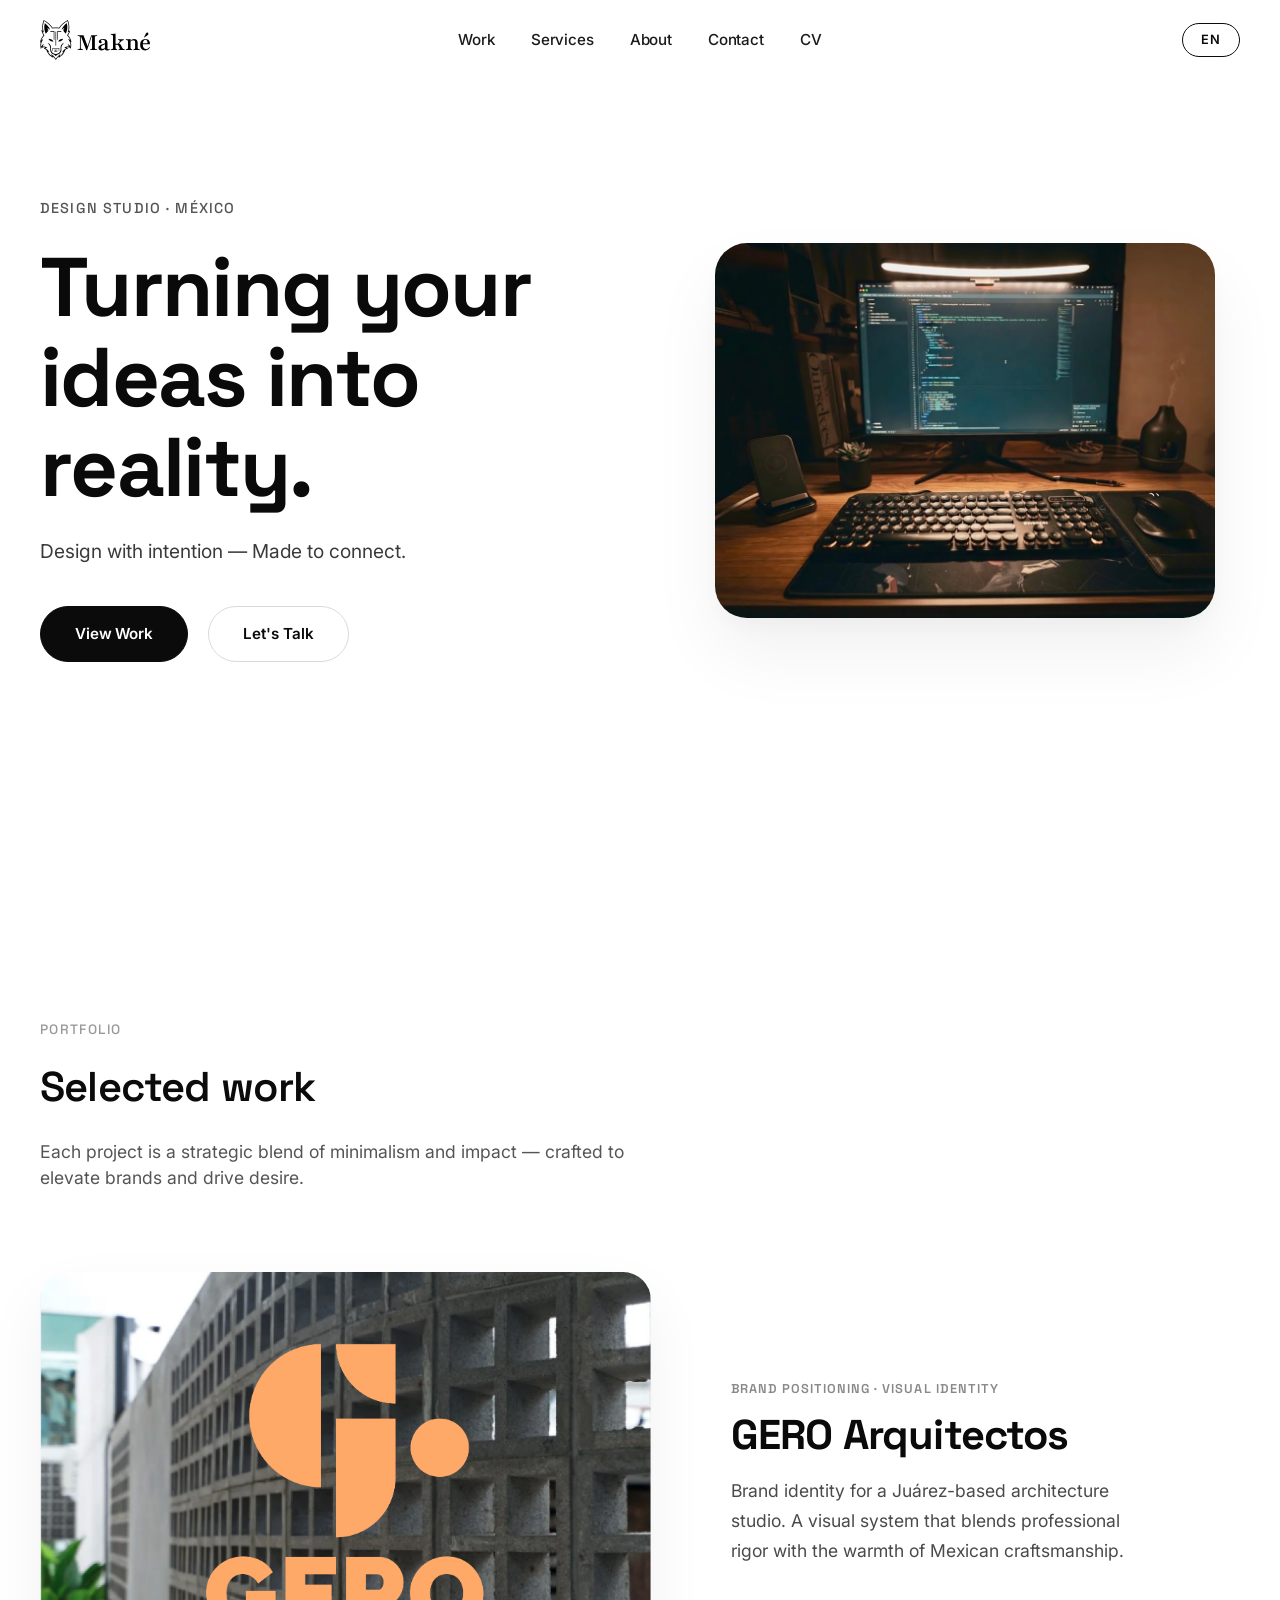
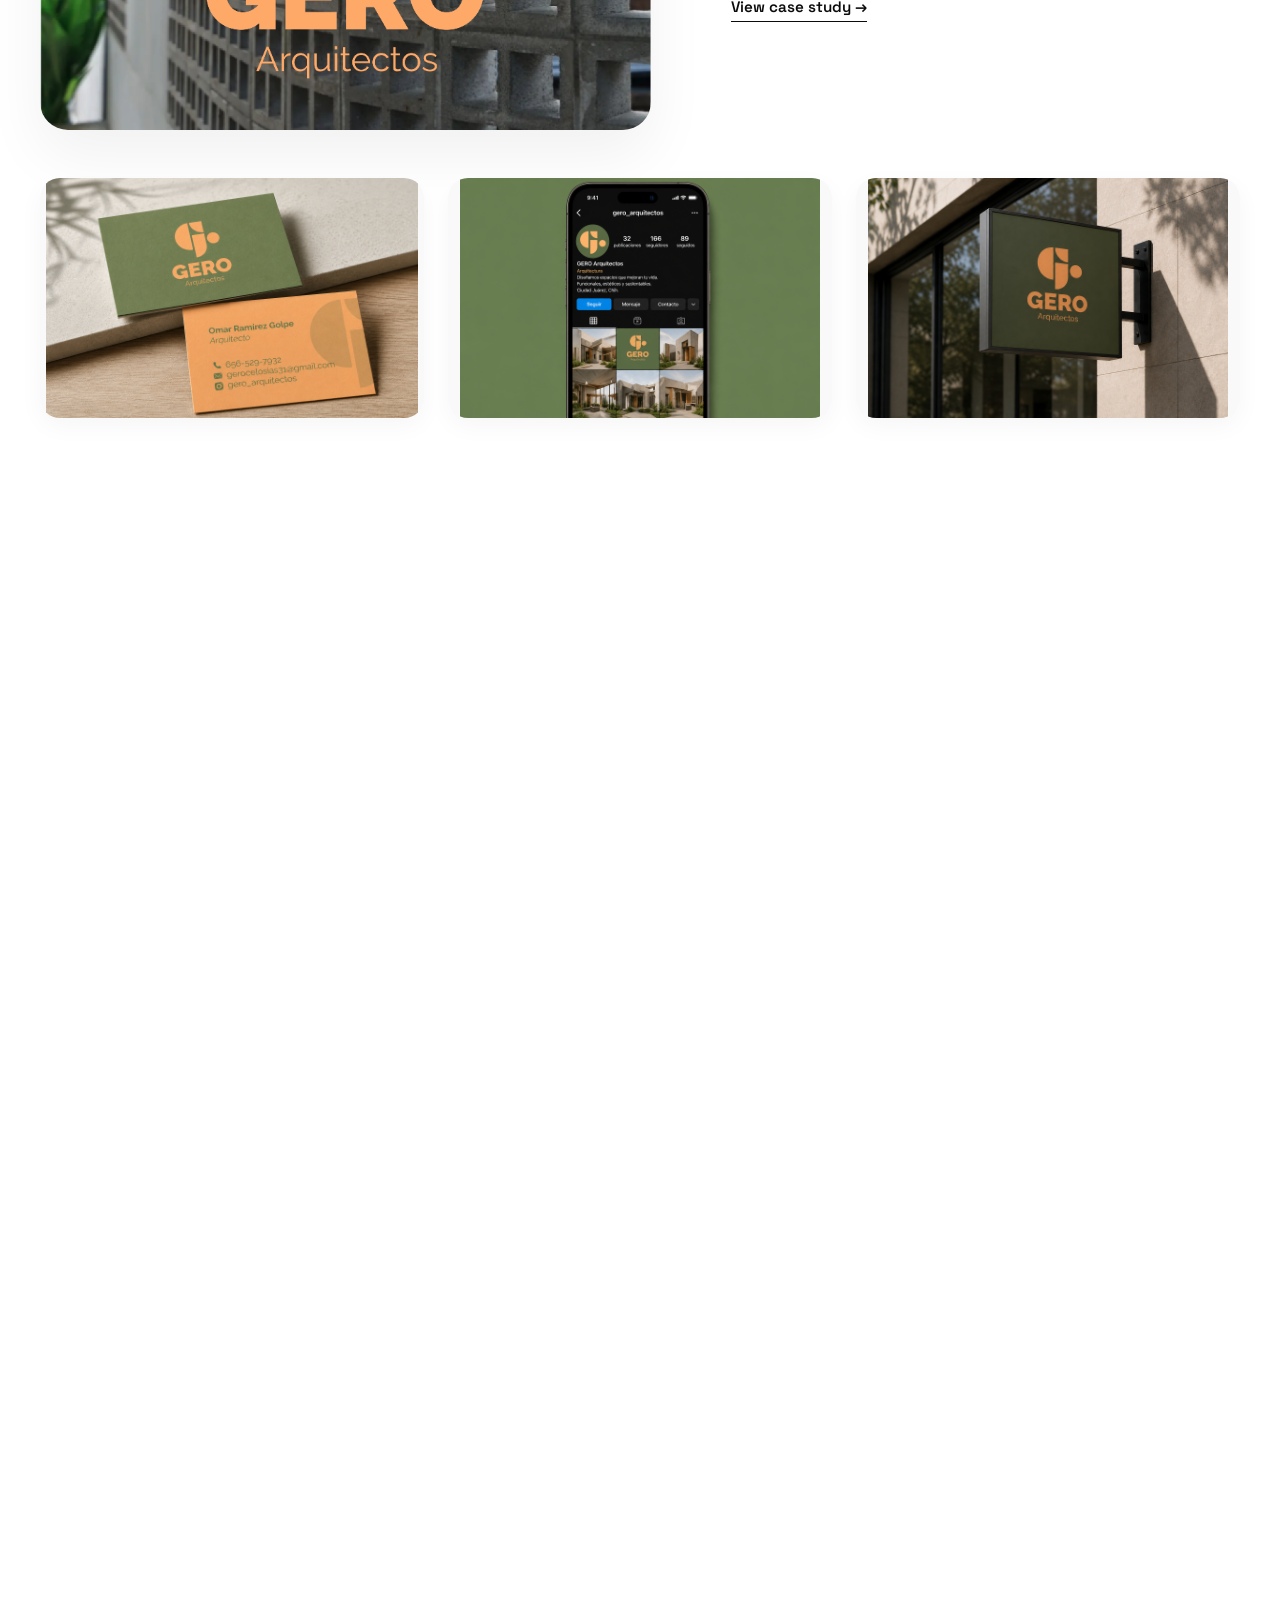
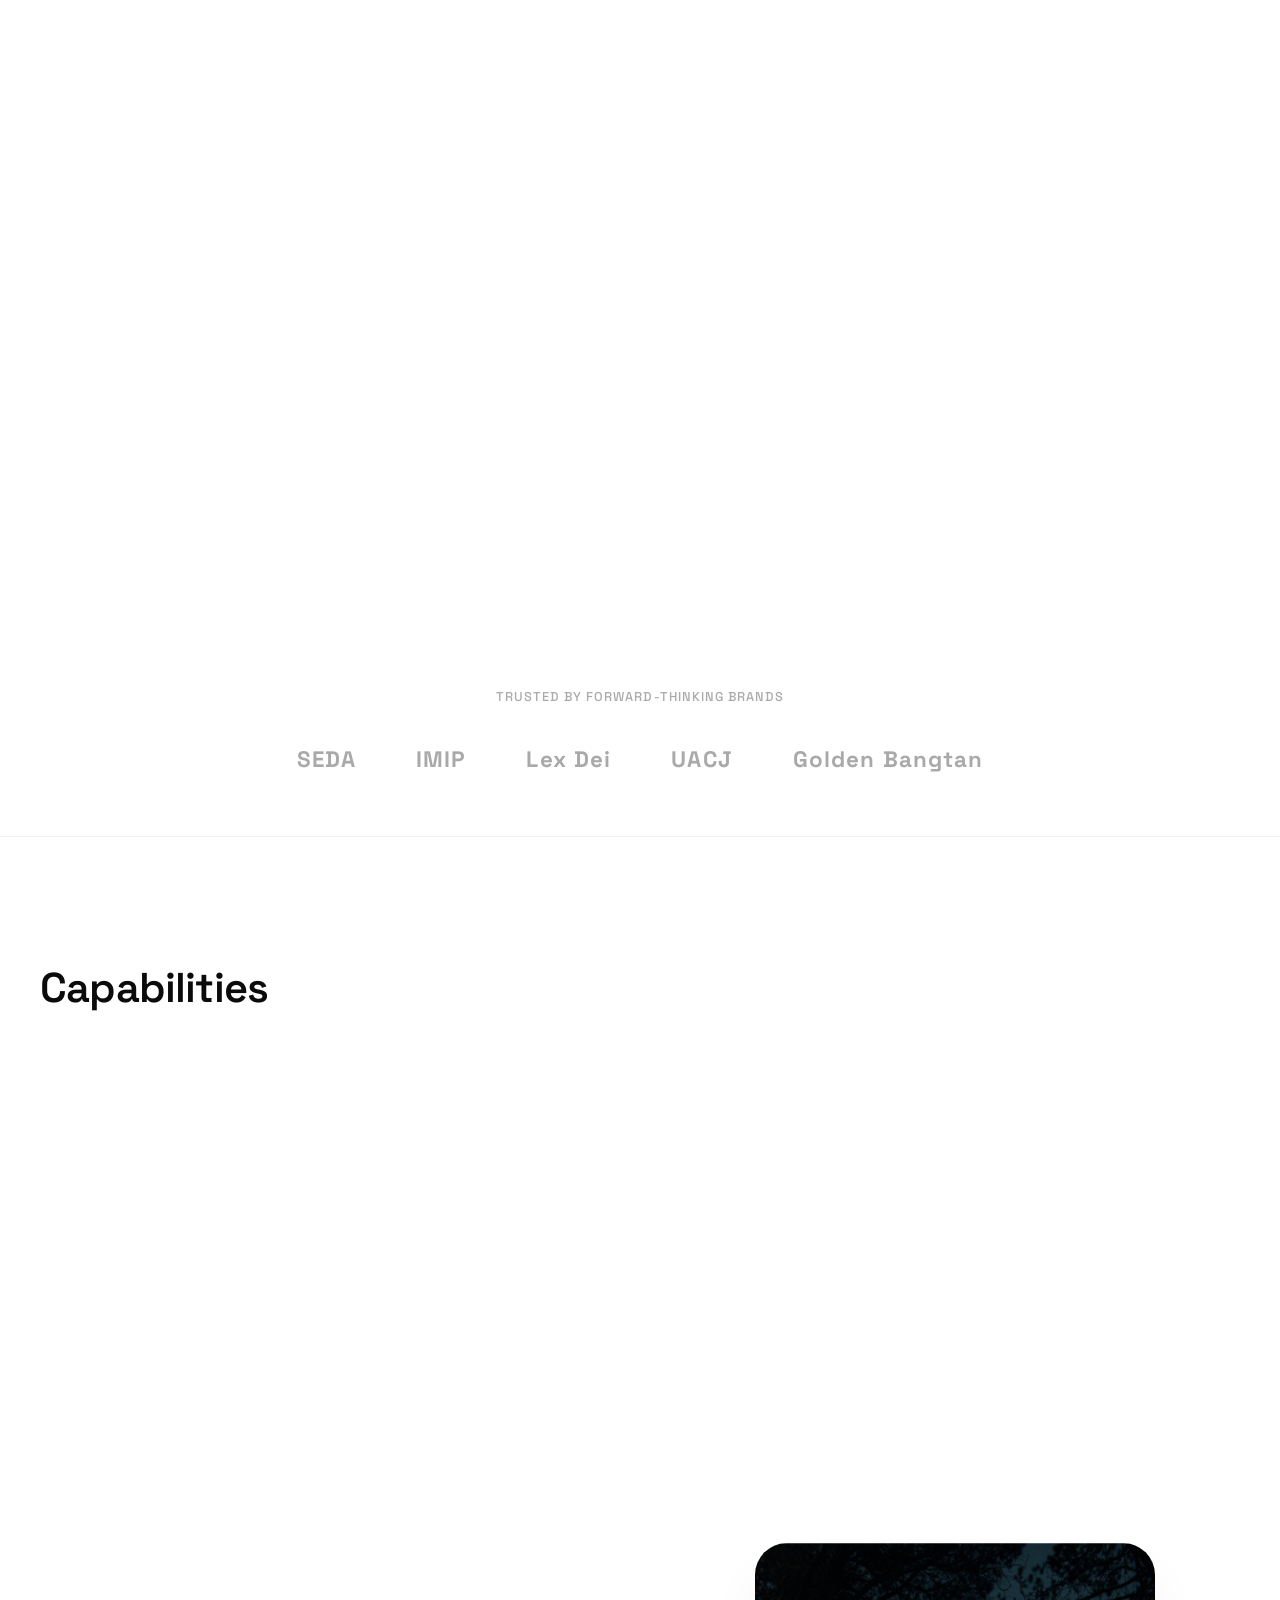
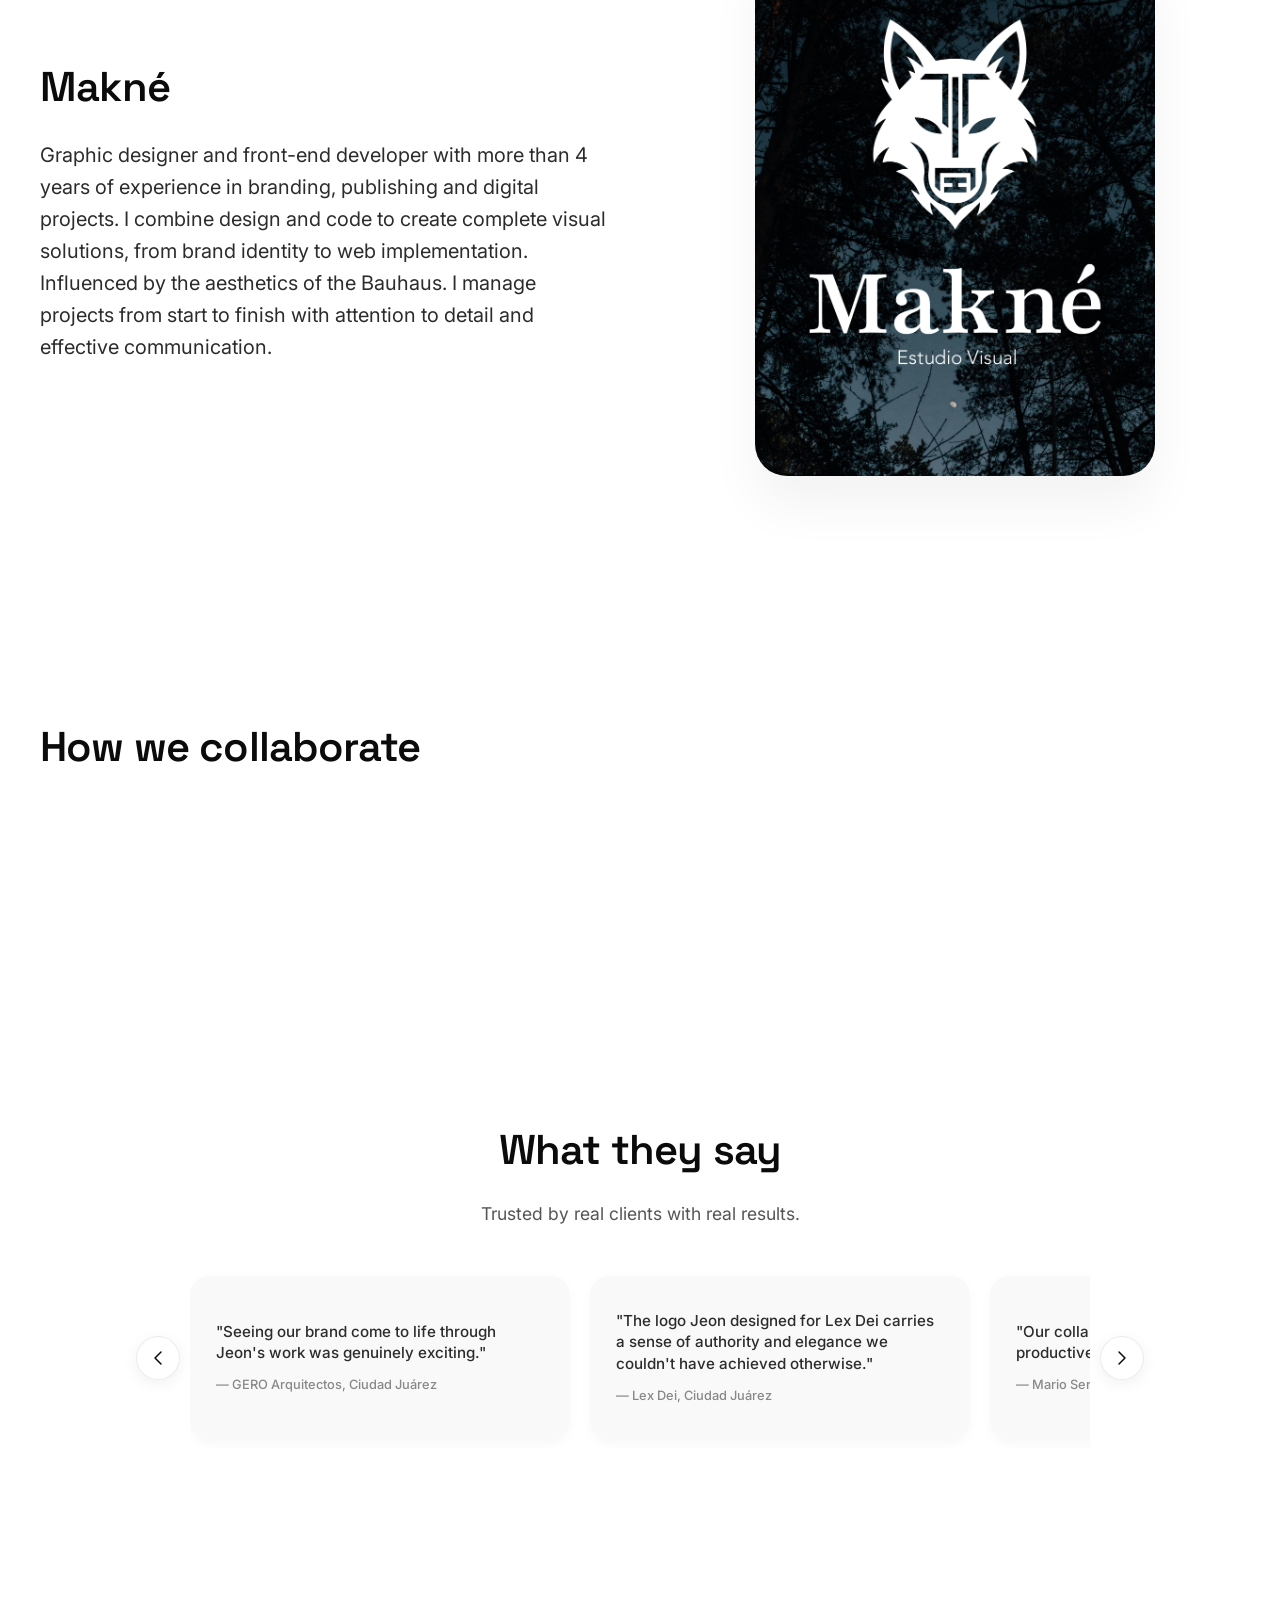
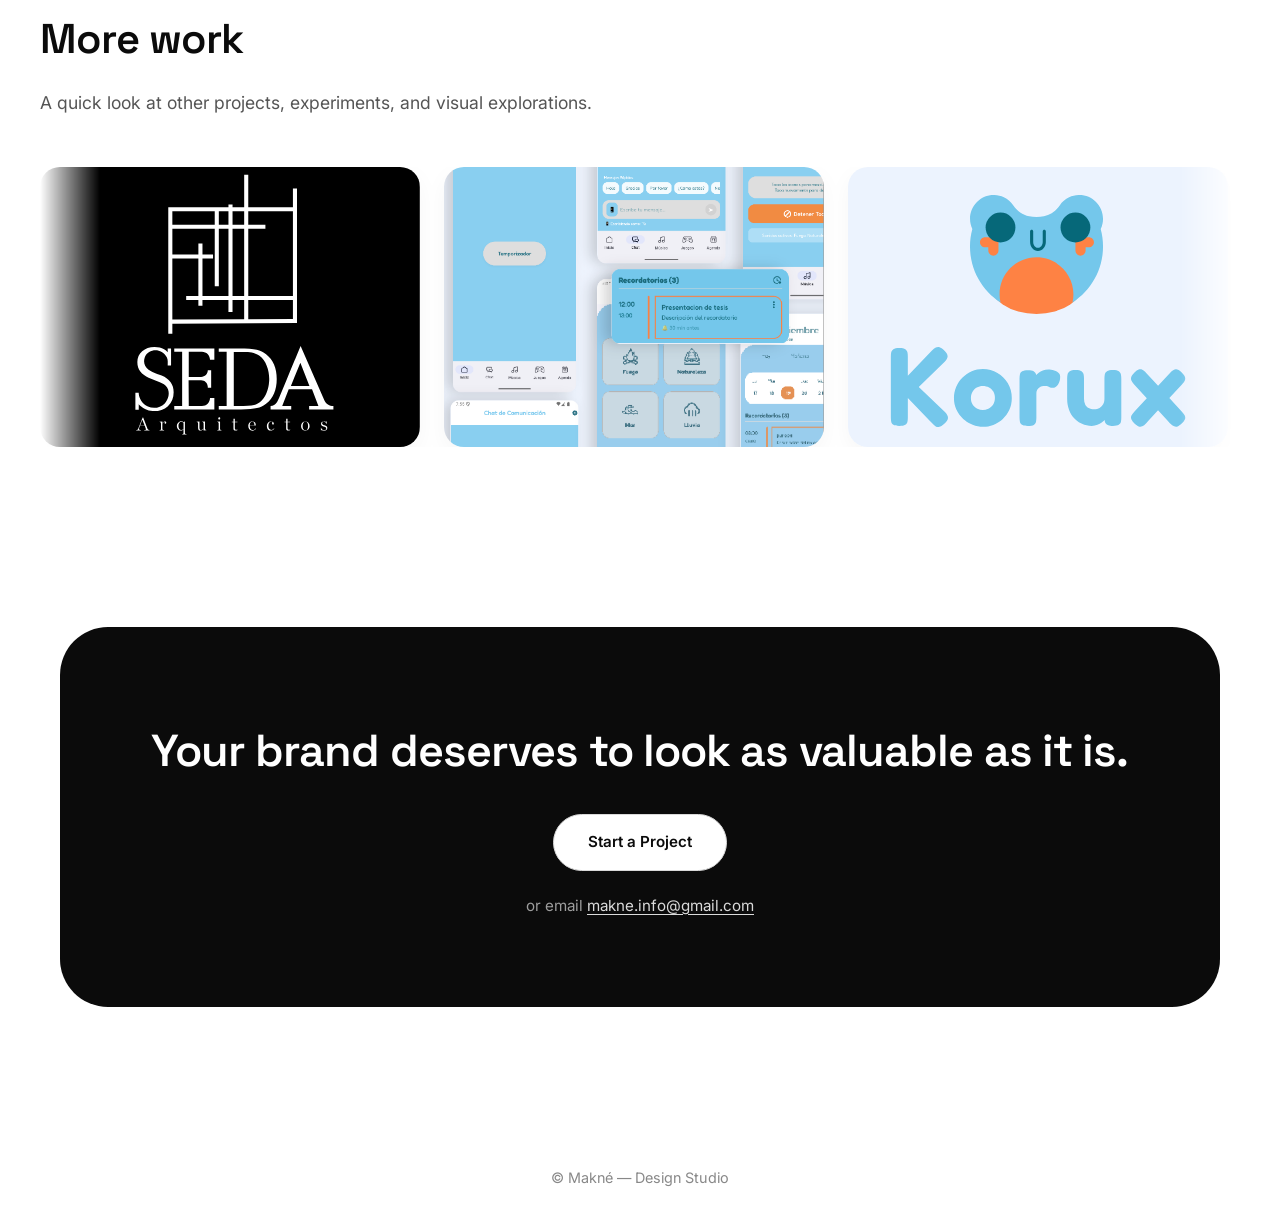
<file: index.html>
<!DOCTYPE html>
<html lang="en" style="visibility:hidden">
<head>
  <meta charset="UTF-8">
  <meta name="viewport" content="width=device-width, initial-scale=1.0, viewport-fit=cover">
  <meta name="description" content="Elite freelance graphic designer crafting premium visuals for ambitious brands. Minimalism that sells.">
  <title>Makné | Graphic Designer</title>

  <!-- Detección de idioma -->
  <script src="js/lang-detect.js"></script>
  <script>
    setTimeout(function () {
      document.documentElement.style.visibility = '';
    }, 600);
  </script>
  <noscript><style>html{visibility:visible !important}</style></noscript>

  <!-- hreflang -->
  <link rel="alternate" hreflang="en" href="https://aaronswagd.github.io/makne/" />
  <link rel="alternate" hreflang="es" href="https://aaronswagd.github.io/makne/es/" />
  <link rel="alternate" hreflang="x-default" href="https://aaronswagd.github.io/makne/" />

  <!-- Open Graph -->
  <meta property="og:type" content="website">
  <meta property="og:title" content="Makné | Graphic Designer — Turning your ideas into reality">
  <meta property="og:description" content="Minimalist design for ambitious brands. Branding, packaging, and visual identity.">
  <meta property="og:image" content="https://aaronswagd.github.io/makne/img/maknelogo.png">
  <meta property="og:image:width" content="1200">
  <meta property="og:image:height" content="630">
  <meta property="og:url" content="https://aaronswagd.github.io/makne/">

  <!-- Twitter Card -->
  <meta name="twitter:card" content="summary_large_image">
  <meta name="twitter:title" content="Makné | Graphic Designer">
  <meta name="twitter:description" content="Minimalist design for ambitious brands.">
  <meta name="twitter:image" content="https://aaronswagd.github.io/makne/img/maknelogo.png">

  <link rel="icon" type="image/svg+xml" href="img/isotipomakne.svg">
  <link rel="preconnect" href="https://fonts.googleapis.com">
  <link rel="preconnect" href="https://fonts.gstatic.com" crossorigin>
  <link href="https://fonts.googleapis.com/css2?family=Inter:opsz,wght@14..32,400;14..32,500;14..32,600&family=Space+Grotesk:wght@400;500;600;700&display=swap" rel="stylesheet">

  <link rel="stylesheet" href="css/main.css">
</head>
<body>

  <!-- ========== NAVBAR ========== -->
  <nav class="navbar" id="navbar">
    <div class="container nav-inner">
      <a href="index.html" class="logo">
        <img src="img/maknehorizontal.svg" alt="Makné logo" class="logo-image">
      </a>

      <div class="nav-links">
        <a href="#work">Work</a>
        <a href="#services">Services</a>
        <a href="#about">About</a>
        <a href="#contact">Contact</a>
        <a href="cv.html">CV</a>
      </div>

      <a href="es/" class="lang-toggle" data-lang-switch="es" aria-label="Switch to Spanish">
        <span class="lang-toggle__default">EN</span>
        <span class="lang-toggle__hover">ES</span>
      </a>
    </div>
  </nav>

  <main>
    <!-- ========== HERO ========== -->
    <section class="hero">
      <div class="container hero-content">
        <div class="hero-text">
          <div class="hero-eyebrow">Design Studio · México</div>
          <h1 class="hero-title">Turning your ideas into reality.</h1>
          <p class="hero-sub">Design with intention — Made to connect.</p>
          <div class="cta-group">
            <a href="#work" class="btn-primary">View Work</a>
            <a href="https://wa.me/526563580671?text=Hi%20Makné,%20I'm%20interested%20in%20a%20design%20project" target="_blank" rel="noopener noreferrer" class="btn-secondary">Let's Talk</a>
          </div>
        </div>
        <div class="hero-visual">
          <img src="img/workspace.jpg" alt="Design workspace minimal setup" class="hero-mockup" loading="eager">
        </div>
      </div>
    </section>

    <!-- ========== SELECTED WORK ========== -->
    <section id="work" class="portfolio-section">
      <div class="container">
        <div class="portfolio-header">
          <span class="portfolio-label">Portfolio</span>
          <h2 class="section-title">Selected work</h2>
          <p class="section-sub">Each project is a strategic blend of minimalism and impact — crafted to elevate brands and drive desire.</p>
        </div>

        <div class="project-card reveal">
          <div class="project-layout project-layout--image-left">
            <div class="project-hero-image">
              <img src="img/headergero.png" alt="GERO Arquitectos — brand identity" loading="lazy">
            </div>
            <div class="project-info">
              <span class="project-category">Brand Positioning · Visual Identity</span>
              <h3 class="project-title">GERO Arquitectos</h3>
              <p class="project-description">Brand identity for a Juárez-based architecture studio. A visual system that blends professional rigor with the warmth of Mexican craftsmanship.</p>
              <a href="case-study-gero.html" class="project-link">View case study →</a>
            </div>
          </div>
          <div class="supporting-visuals">
            <div class="supporting-item"><img src="img/gero/gero-detail-1.png" alt="GERO detail 1" loading="lazy"></div>
            <div class="supporting-item"><img src="img/gero/gero-detail-2.png" alt="GERO detail 2" loading="lazy"></div>
            <div class="supporting-item"><img src="img/gero/gero-detail-3.png" alt="GERO detail 3" loading="lazy"></div>
          </div>
        </div>

        <div class="project-card reveal">
          <div class="project-layout project-layout--image-right">
            <div class="project-info">
              <span class="project-category">Editorial · Data Visualization</span>
              <h3 class="project-title">IMIP</h3>
              <p class="project-description">Complete color system, interior layout, and data graphics for the official 2024 municipal planning report. Published with name credit.</p>
              <a href="case-study-imip.html" class="project-link">View case study →</a>
            </div>
            <div class="project-hero-image">
              <img src="img/imip-hero.jpg" alt="IMIP editorial design" loading="lazy">
            </div>
          </div>
        </div>

        <div class="project-card project-card--full reveal">
          <div class="project-layout-full">
            <div class="project-hero-full">
              <img src="img/logo-meet.jpg" alt="Meet Me Here Magazine spread" loading="lazy">
            </div>
            <div class="project-info-full">
              <span class="project-category">Magazine · Art Direction</span>
              <h3 class="project-title">Meet Me Here</h3>
              <p class="project-description">Magazine layout and art direction for a US-based independent publication. Typography, photography, and narrative in perfect balance.</p>
              <a href="case-study-meetmehere.html" class="project-link">View case study →</a>
            </div>
          </div>
        </div>
      </div>
    </section>

    <!-- ========== TRUSTED ========== -->
    <section class="trusted-section">
      <div class="container">
        <p class="trusted-label">Trusted by forward-thinking brands</p>
        <div class="trusted-logos">
          <div class="trusted-logo-item"><span class="trusted-logo-text">SEDA</span></div>
          <div class="trusted-logo-item"><span class="trusted-logo-text">IMIP</span></div>
          <div class="trusted-logo-item"><span class="trusted-logo-text">Lex Dei</span></div>
          <div class="trusted-logo-item"><span class="trusted-logo-text">UACJ</span></div>
          <div class="trusted-logo-item"><span class="trusted-logo-text">Golden Bangtan</span></div>
        </div>
      </div>
    </section>

    <!-- ========== SERVICES ========== -->
    <section id="services">
      <div class="container">
        <h2 class="section-title">Capabilities</h2>
        <div class="services-grid">
          <div class="service-card"><h3>Branding</h3><p>Identity systems & strategy</p></div>
          <div class="service-card"><h3>Editorial Design</h3><p>Books, magazines & reports</p></div>
          <div class="service-card"><h3>Data Visualization</h3><p>Charts, graphs & infographics</p></div>
          <div class="service-card"><h3>Front-End Developer</h3><p>HTML, CSS, and JavaScript to design and build the visual and interactive elements</p></div>
          <div class="service-card"><h3>Packaging</h3><p>Luxury unboxing experiences</p></div>
        </div>
      </div>
    </section>

    <!-- ========== ABOUT ========== -->
    <section id="about">
      <div class="container about-flex">
        <div>
          <h2 class="section-title">Makné</h2>
          <div class="about-text">
            <p>Graphic designer and front-end developer with more than 4 years of experience in branding, publishing and digital projects. I combine design and code to create complete visual solutions, from brand identity to web implementation. Influenced by the aesthetics of the Bauhaus. I manage projects from start to finish with attention to detail and effective communication.</p>
          </div>
        </div>
        <div class="about-image-wrapper">
          <img src="img/maknelogo.png" alt="Designer workspace" class="about-image" loading="lazy">
        </div>
      </div>
    </section>

    <!-- ========== PROCESS ========== -->
    <section>
      <div class="container">
        <h2 class="section-title">How we collaborate</h2>
        <div class="process-steps">
          <div class="step"><span class="step-number">01</span><h3>Discovery</h3><p>Deep brand audit</p></div>
          <div class="step"><span class="step-number">02</span><h3>Concept</h3><p>Visual direction</p></div>
          <div class="step"><span class="step-number">03</span><h3>Refinement</h3><p>Precision polish</p></div>
          <div class="step"><span class="step-number">04</span><h3>Delivery</h3><p>Flawless assets</p></div>
        </div>
      </div>
    </section>

    <!-- ========== TESTIMONIALS ========== -->
    <section class="testimonials-section">
      <div class="container">
        <h2 class="section-title" style="text-align: center;">What they say</h2>
        <p class="section-sub" style="text-align: center; margin-left: auto; margin-right: auto;">Trusted by real clients with real results.</p>
        <div class="testimonials-wrapper">
          <button class="testimonial-arrow testimonial-arrow--left" id="testimonialPrev" aria-label="Previous">
            <svg width="24" height="24" viewBox="0 0 24 24" fill="none" stroke="currentColor" stroke-width="1.5" stroke-linecap="round" stroke-linejoin="round"><polyline points="15 18 9 12 15 6"></polyline></svg>
          </button>
          <div class="testimonials-track" id="testimonialsTrack">
            <div class="testimonial-card">
              <p class="testimonial-quote">"Seeing our brand come to life through Jeon's work was genuinely exciting."</p>
              <p class="testimonial-author">— GERO Arquitectos, Ciudad Juárez</p>
            </div>
            <div class="testimonial-card">
              <p class="testimonial-quote">"The logo Jeon designed for Lex Dei carries a sense of authority and elegance we couldn't have achieved otherwise."</p>
              <p class="testimonial-author">— Lex Dei, Ciudad Juárez</p>
            </div>
            <div class="testimonial-card">
              <p class="testimonial-quote">"Our collaboration with Jeon was both productive and highly satisfactory."</p>
              <p class="testimonial-author">— Mario Serrano, IMIP</p>
            </div>
            <div class="testimonial-card">
              <p class="testimonial-quote">"Jeon approached our identity with precision and discipline, delivering a visual system that reflects the rigor of our architectural practice."</p>
              <p class="testimonial-author">— SEDA Arquitectos, Ciudad Juárez</p>
            </div>
            <div class="testimonial-card">
              <p class="testimonial-quote">"Ciencia Vital found in Jeon a designer who understands how to translate scientific concepts into clear, impactful visual communication."</p>
              <p class="testimonial-author">— Ciencia Vital, UACJ</p>
            </div>
          </div>
          <button class="testimonial-arrow testimonial-arrow--right" id="testimonialNext" aria-label="Next">
            <svg width="24" height="24" viewBox="0 0 24 24" fill="none" stroke="currentColor" stroke-width="1.5" stroke-linecap="round" stroke-linejoin="round"><polyline points="9 18 15 12 9 6"></polyline></svg>
          </button>
        </div>
      </div>
    </section>

    <!-- ========== MORE WORK ========== -->
    <section class="more-work-section">
      <div class="container">
        <h2 class="section-title">More work</h2>
        <p class="section-sub">A quick look at other projects, experiments, and visual explorations.</p>
        <div class="carousel-wrapper">
          <div class="carousel-track" id="carouselTrack">
            <div class="carousel-item"><img src="img/SEDA.svg" alt="Project 1" loading="lazy"></div>
            <div class="carousel-item"><img src="img/more-work-2.png" alt="Project 2" loading="lazy"></div>
            <div class="carousel-item"><img src="img/more-work-3.svg" alt="Project 3" loading="lazy"></div>
            <div class="carousel-item"><img src="img/more-work-4.png" alt="Project 4" loading="lazy"></div>
            <div class="carousel-item"><img src="img/more-work-5.png" alt="Project 5" loading="lazy"></div>
            <div class="carousel-item"><img src="img/more-work-6.jpg" alt="Project 6" loading="lazy"></div>
          </div>
        </div>
      </div>
    </section>

    <!-- ========== FINAL CTA ========== -->
    <section id="contact">
      <div class="container">
        <div class="final-cta">
          <h2>Your brand deserves to look as valuable as it is.</h2>
          <a href="https://wa.me/526563580671?text=Hi%20Makné,%20I'm%20interested%20in%20a%20design%20project" class="btn-cta" target="_blank" rel="noopener noreferrer">Start a Project</a>
          <p class="contact-email">or email <a href="mailto:makne.info@gmail.com?subject=Design%20Project%20Inquiry">makne.info@gmail.com</a></p>
        </div>
      </div>
    </section>
  </main>

  <footer class="footer">
    <div class="container">
      <p>© <span id="year"></span> Makné — Design Studio</p>
    </div>
  </footer>

  <script src="js/main.js"></script>
</body>
</html>
</file>
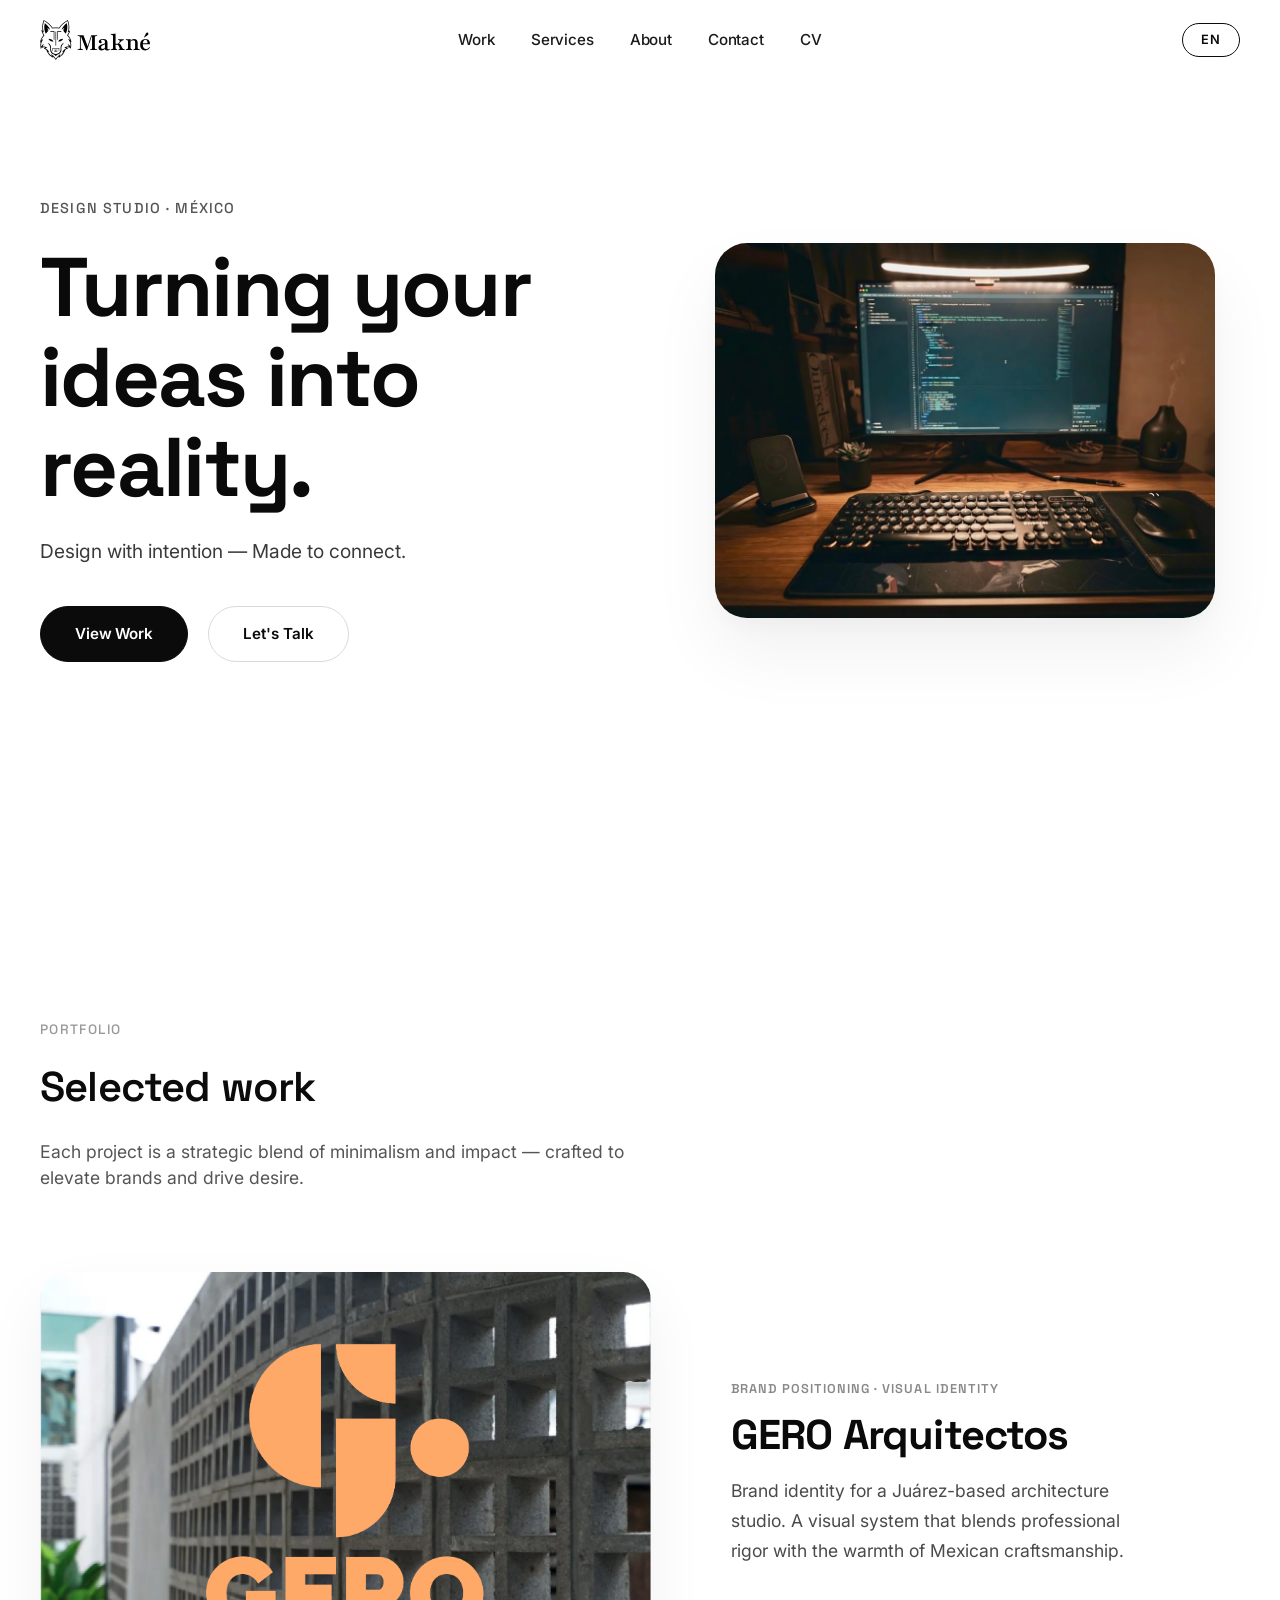
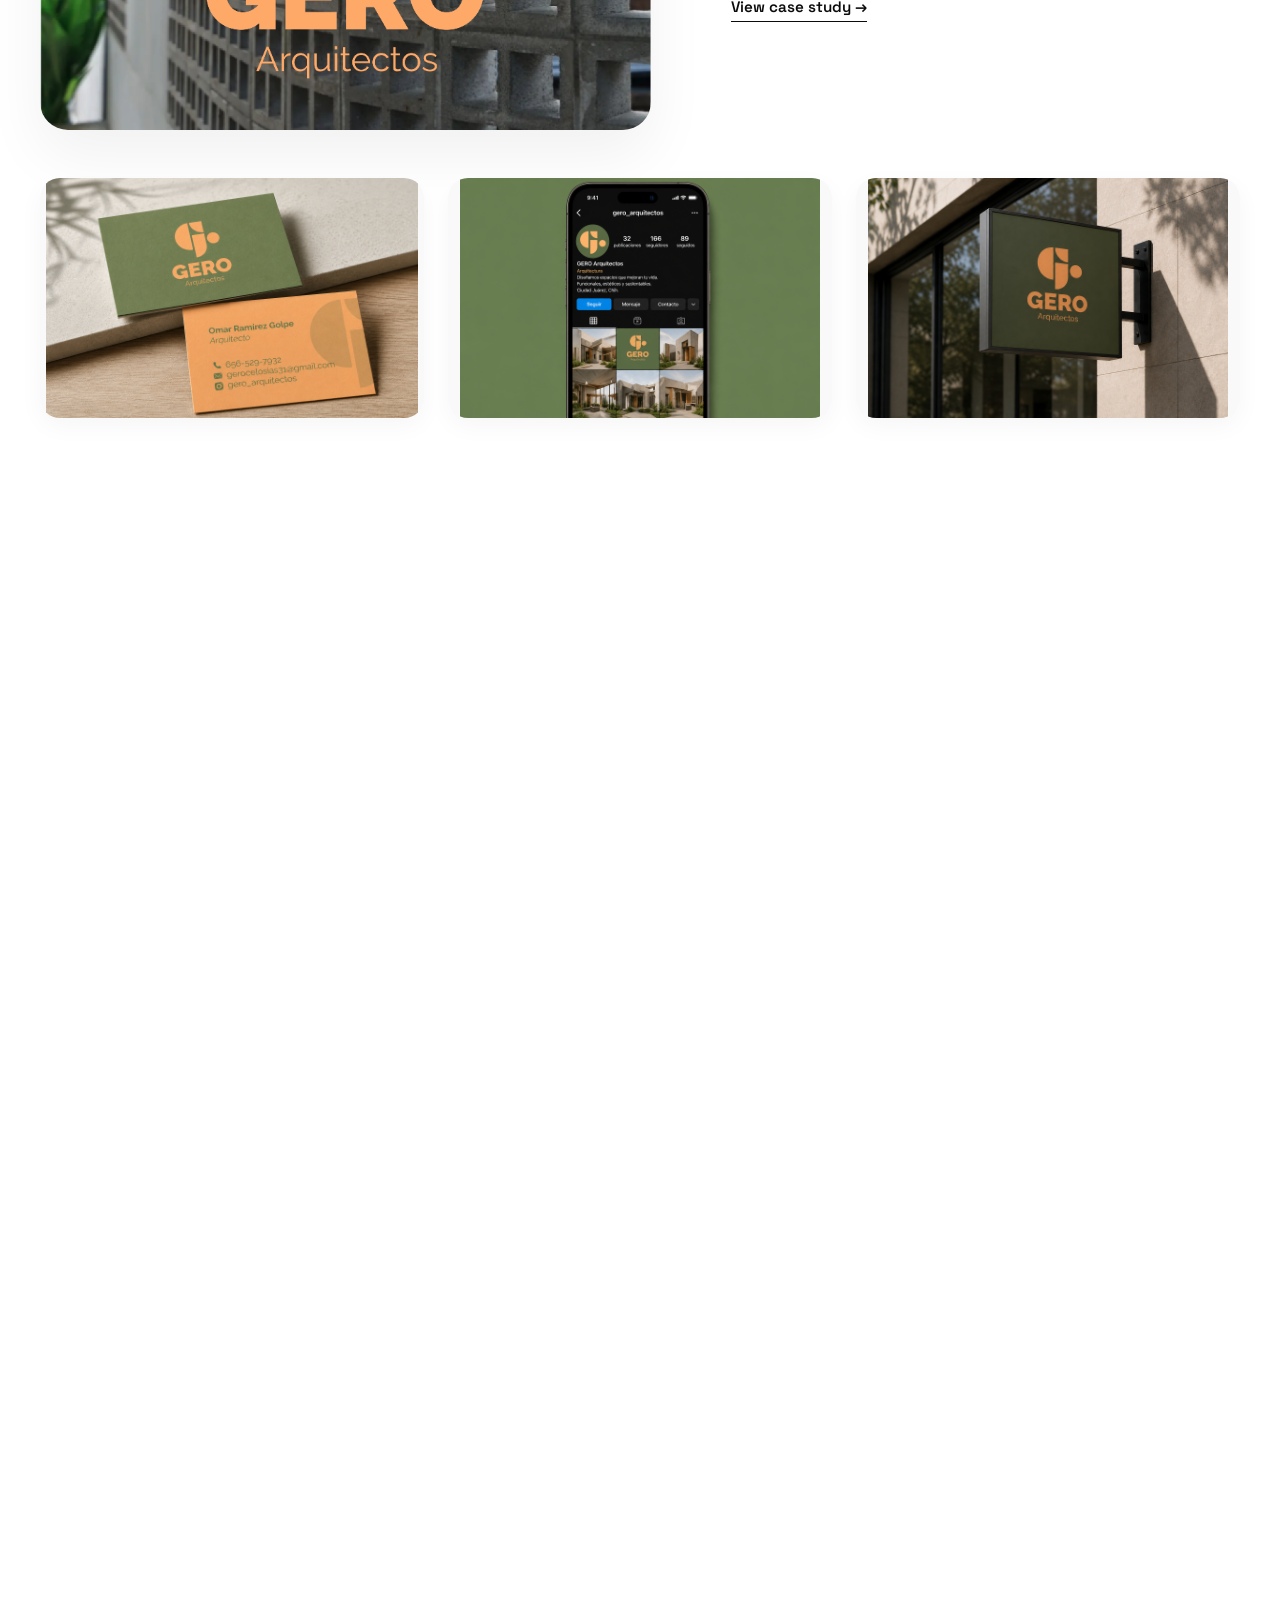
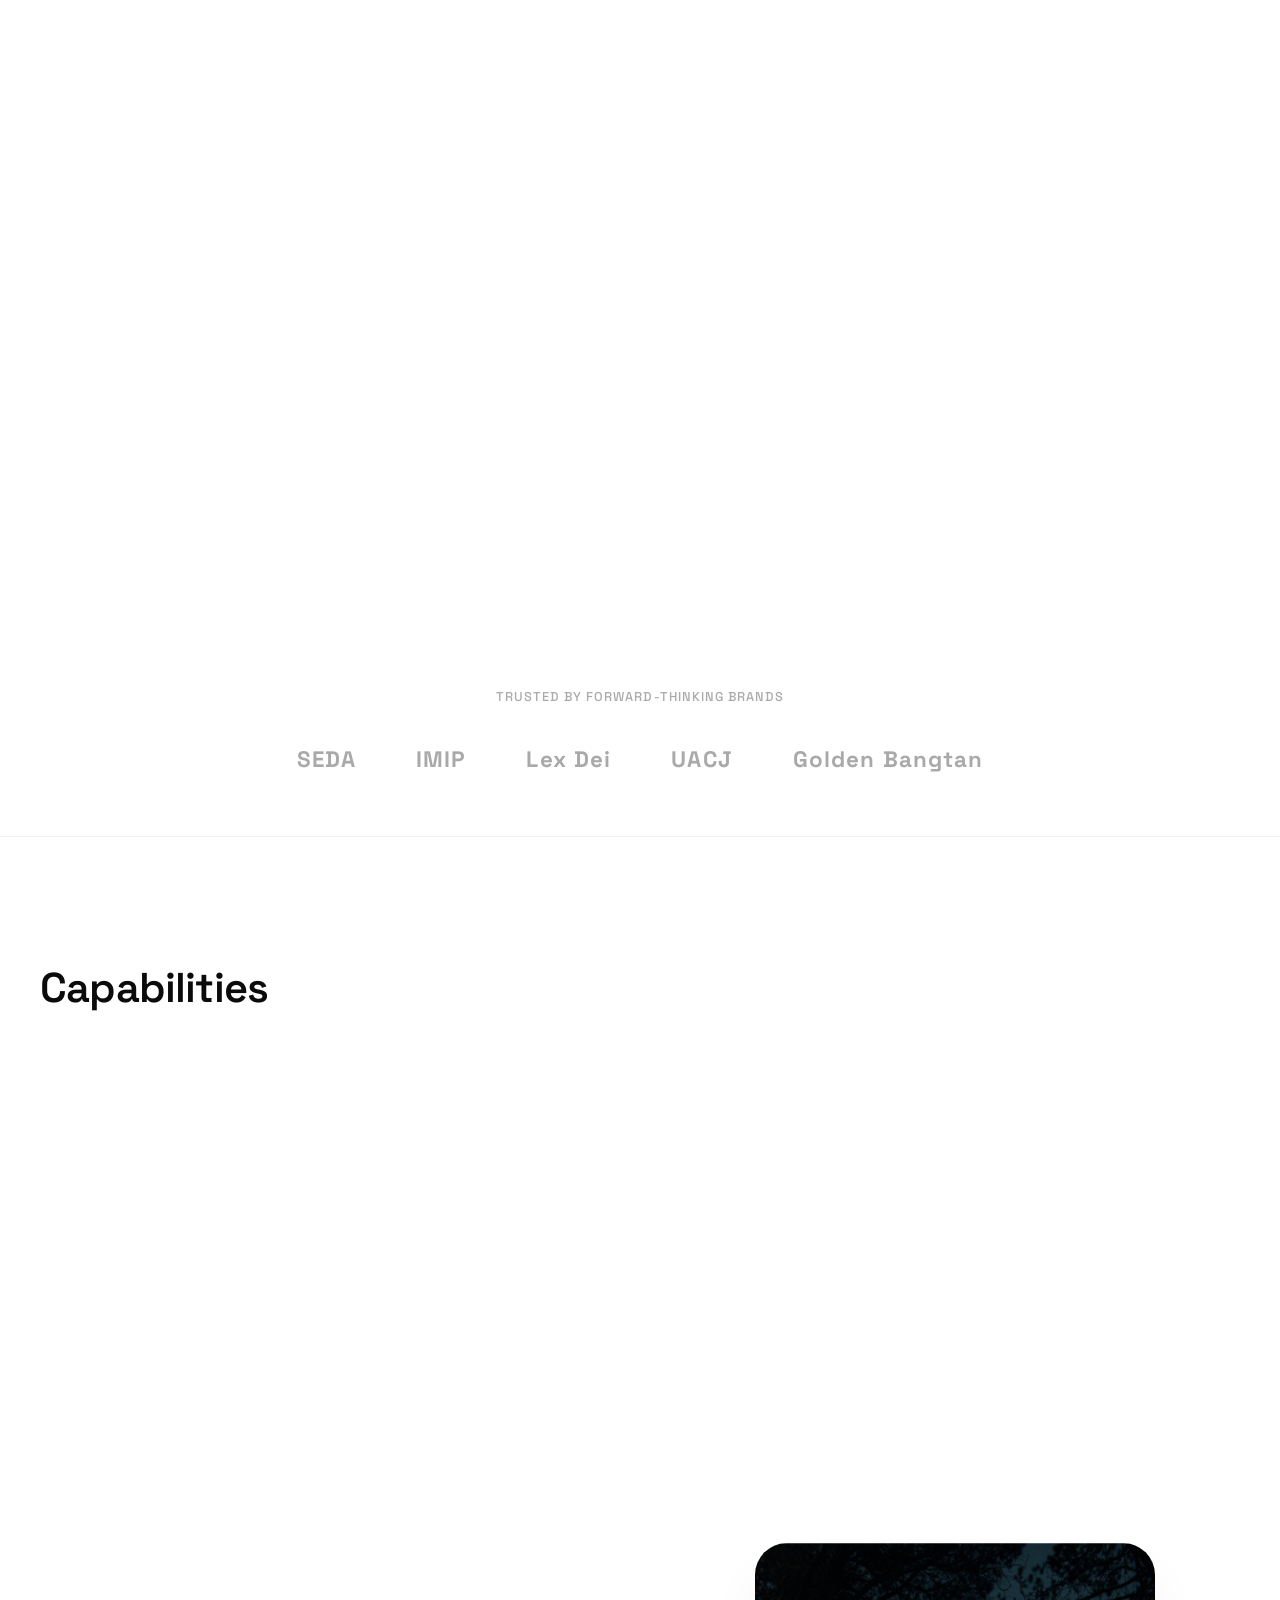
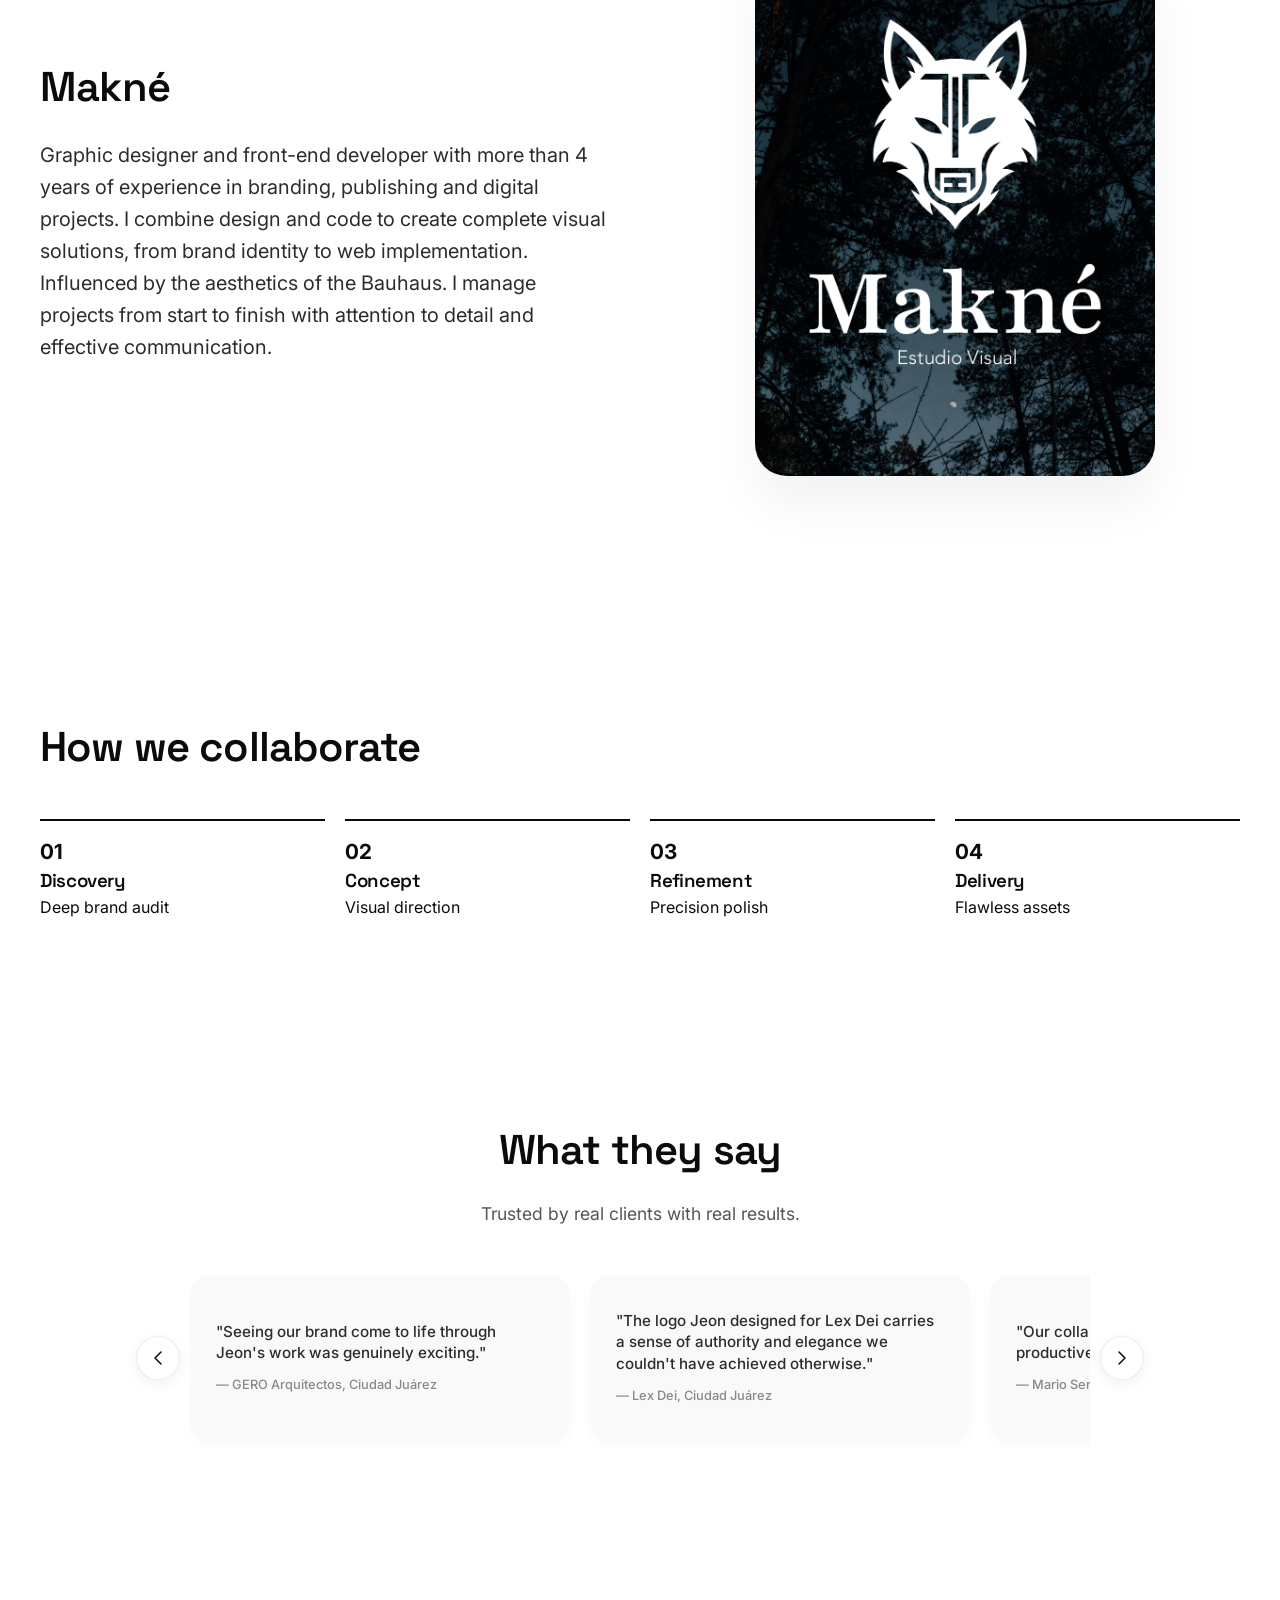
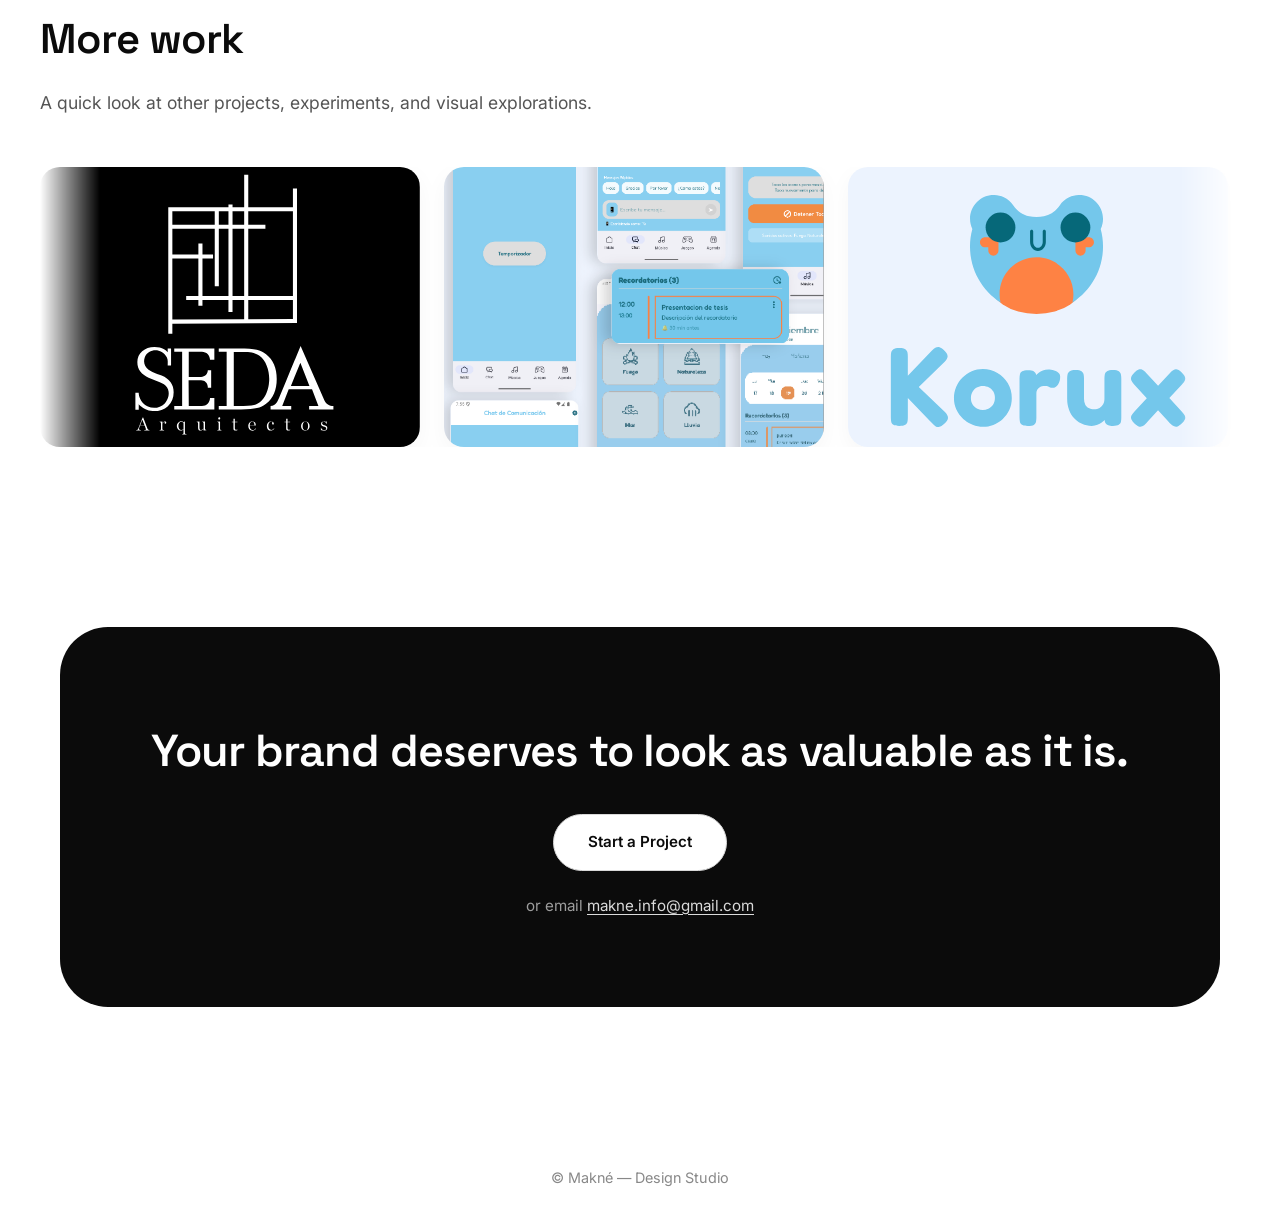
<file: es/index.html>
<!DOCTYPE html>
<html lang="es" style="visibility:hidden">
<head>
  <meta charset="UTF-8">
  <meta name="viewport" content="width=device-width, initial-scale=1.0, viewport-fit=cover">
  <meta name="description" content="Diseñador gráfico freelance de élite creando visuales premium para marcas ambiciosas. Minimalismo que vende.">
  <title>Makné | Diseñador Gráfico</title>

  <script src="../js/lang-detect.js"></script>
  <script>
    setTimeout(function () {
      document.documentElement.style.visibility = '';
    }, 600);
  </script>
  <noscript><style>html{visibility:visible !important}</style></noscript>

  <link rel="alternate" hreflang="en" href="https://aaronswagd.github.io/makne/" />
  <link rel="alternate" hreflang="es" href="https://aaronswagd.github.io/makne/es/" />
  <link rel="alternate" hreflang="x-default" href="https://aaronswagd.github.io/makne/" />

  <meta property="og:type" content="website">
  <meta property="og:title" content="Makné | Diseñador Gráfico — Convierto tus ideas en realidad">
  <meta property="og:description" content="Diseño minimalista para marcas ambiciosas. Branding, empaque e identidad visual.">
  <meta property="og:image" content="https://aaronswagd.github.io/makne/images/preview.jpg">
  <meta property="og:image:width" content="1200">
  <meta property="og:image:height" content="630">
  <meta property="og:url" content="https://aaronswagd.github.io/makne/es/">

  <meta name="twitter:card" content="summary_large_image">
  <meta name="twitter:title" content="Makné | Diseñador Gráfico">
  <meta name="twitter:description" content="Diseño minimalista para marcas ambiciosas.">
  <meta name="twitter:image" content="https://aaronswagd.github.io/makne/images/preview.jpg">

  <link rel="icon" type="image/svg+xml" href="../img/isotipomakne.svg">
  <link rel="preconnect" href="https://fonts.googleapis.com">
  <link rel="preconnect" href="https://fonts.gstatic.com" crossorigin>
  <link href="https://fonts.googleapis.com/css2?family=Inter:opsz,wght@14..32,400;14..32,500;14..32,600&family=Space+Grotesk:wght@400;500;600;700&display=swap" rel="stylesheet">

  <link rel="stylesheet" href="../css/main.css">
</head>
<body>

  <nav class="navbar" id="navbar">
    <div class="container nav-inner">
      <a href="index.html" class="logo">
        <img src="../img/maknehorizontal.svg" alt="Logotipo Makné" class="logo-image">
      </a>

      <div class="nav-links">
        <a href="#work">Trabajo</a>
        <a href="#services">Servicios</a>
        <a href="#about">Sobre mí</a>
        <a href="#contact">Contacto</a>
        <a href="cv.html">CV</a>
      </div>

      <a href="../" class="lang-toggle" data-lang-switch="en" aria-label="Switch to English">
        <span class="lang-toggle__default">ES</span>
        <span class="lang-toggle__hover">EN</span>
      </a>
    </div>
  </nav>

  <main>
    <section class="hero">
      <div class="container hero-content">
        <div class="hero-text">
          <div class="hero-eyebrow">Estudio de Diseño · México</div>
          <h1 class="hero-title">Tus ideas hechas realidad.</h1>
          <p class="hero-sub">Diseño con intención — Hecho para conectar.</p>
          <div class="cta-group">
            <a href="#work" class="btn-primary">Ver trabajo</a>
            <a href="https://wa.me/526563580671?text=Hola%20Makné,%20me%20interesa%20un%20proyecto%20de%20diseño" target="_blank" rel="noopener noreferrer" class="btn-secondary">Hablemos</a>
          </div>
        </div>
        <div class="hero-visual">
          <img src="../img/workspace.jpg" alt="Espacio de trabajo de diseño minimalista" class="hero-mockup" loading="eager">
        </div>
      </div>
    </section>

    <section id="work" class="portfolio-section">
      <div class="container">
        <div class="portfolio-header">
          <span class="portfolio-label">Portafolio</span>
          <h2 class="section-title">Trabajo seleccionado</h2>
          <p class="section-sub">Cada proyecto es una mezcla estratégica de minimalismo e impacto — creado para elevar marcas y despertar deseo.</p>
        </div>

        <div class="project-card reveal">
          <div class="project-layout project-layout--image-left">
            <div class="project-hero-image">
              <img src="../img/headergero.png" alt="GERO Arquitectos — identidad de marca" loading="lazy">
            </div>
            <div class="project-info">
              <span class="project-category">Posicionamiento de Marca · Identidad Visual</span>
              <h3 class="project-title">GERO Arquitectos</h3>
              <p class="project-description">Identidad de marca para un estudio de arquitectura en Juárez. Un sistema visual que combina el rigor profesional con la calidez del trabajo artesanal mexicano.</p>
              <a href="../case-study-gero.html" class="project-link">Ver caso de estudio →</a>
            </div>
          </div>
          <div class="supporting-visuals">
            <div class="supporting-item"><img src="../img/gero/gero-detail-1.png" alt="GERO detalle 1" loading="lazy"></div>
            <div class="supporting-item"><img src="../img/gero/gero-detail-2.png" alt="GERO detalle 2" loading="lazy"></div>
            <div class="supporting-item"><img src="../img/gero/gero-detail-3.png" alt="GERO detalle 3" loading="lazy"></div>
          </div>
        </div>

        <div class="project-card reveal">
          <div class="project-layout project-layout--image-right">
            <div class="project-info">
              <span class="project-category">Editorial · Visualización de Datos</span>
              <h3 class="project-title">IMIP</h3>
              <p class="project-description">Sistema de color completo, maquetación interior y gráficos de datos para el informe oficial de planeación municipal 2024. Publicado con crédito de nombre.</p>
              <a href="../case-study-imip.html" class="project-link">Ver caso de estudio →</a>
            </div>
            <div class="project-hero-image">
              <img src="../img/imip-hero.jpg" alt="Diseño editorial IMIP" loading="lazy">
            </div>
          </div>
        </div>

        <div class="project-card project-card--full reveal">
          <div class="project-layout-full">
            <div class="project-hero-full">
              <img src="../img/logo-meet.jpg" alt="Doble página de Meet Me Here Magazine" loading="lazy">
            </div>
            <div class="project-info-full">
              <span class="project-category">Revista · Dirección de Arte</span>
              <h3 class="project-title">Meet Me Here</h3>
              <p class="project-description">Maquetación editorial y dirección de arte para una publicación independiente con sede en Estados Unidos. Tipografía, fotografía y narrativa en perfecto equilibrio.</p>
              <a href="../case-study-meetmehere.html" class="project-link">Ver caso de estudio →</a>
            </div>
          </div>
        </div>
      </div>
    </section>

    <section class="trusted-section">
      <div class="container">
        <p class="trusted-label">Marcas visionarias que confían en mi trabajo</p>
        <div class="trusted-logos">
          <div class="trusted-logo-item"><span class="trusted-logo-text">SEDA</span></div>
          <div class="trusted-logo-item"><span class="trusted-logo-text">IMIP</span></div>
          <div class="trusted-logo-item"><span class="trusted-logo-text">Lex Dei</span></div>
          <div class="trusted-logo-item"><span class="trusted-logo-text">UACJ</span></div>
          <div class="trusted-logo-item"><span class="trusted-logo-text">Golden Bangtan</span></div>
        </div>
      </div>
    </section>

    <section id="services">
      <div class="container">
        <h2 class="section-title">Capacidades</h2>
        <div class="services-grid">
          <div class="service-card"><h3>Branding</h3><p>Sistemas de identidad y estrategia</p></div>
          <div class="service-card"><h3>Diseño Editorial</h3><p>Libros, revistas e informes</p></div>
          <div class="service-card"><h3>Visualización de Datos</h3><p>Gráficos, tablas e infografías</p></div>
          <div class="service-card"><h3>Desarrollador Front-End</h3><p>HTML, CSS y JavaScript para diseñar y construir los elementos visuales e interactivos</p></div>
          <div class="service-card"><h3>Empaque</h3><p>Experiencias de unboxing de lujo</p></div>
        </div>
      </div>
    </section>

    <section id="about">
      <div class="container about-flex">
        <div>
          <h2 class="section-title">Makné</h2>
          <div class="about-text">
            <p>Diseñador gráfico y desarrollador front-end con más de 4 años de experiencia en branding, publicaciones y proyectos digitales. Combino diseño y código para crear soluciones visuales completas, desde la identidad de marca hasta la implementación web. Influenciado por la estética de la Bauhaus. Gestiono proyectos de principio a fin con atención al detalle y comunicación efectiva.</p>
          </div>
        </div>
        <div class="about-image-wrapper">
          <img src="../img/maknelogo.png" alt="Espacio de trabajo del diseñador" class="about-image" loading="lazy">
        </div>
      </div>
    </section>

    <section>
      <div class="container">
        <h2 class="section-title">Cómo colaboramos</h2>
        <div class="process-steps">
          <div class="step"><span class="step-number">01</span><h3>Descubrimiento</h3><p>Auditoría profunda de marca</p></div>
          <div class="step"><span class="step-number">02</span><h3>Concepto</h3><p>Dirección visual</p></div>
          <div class="step"><span class="step-number">03</span><h3>Refinamiento</h3><p>Pulido de precisión</p></div>
          <div class="step"><span class="step-number">04</span><h3>Entrega</h3><p>Archivos impecables</p></div>
        </div>
      </div>
    </section>

    <section class="testimonials-section">
      <div class="container">
        <h2 class="section-title" style="text-align: center;">Lo que dicen</h2>
        <p class="section-sub" style="text-align: center; margin-left: auto; margin-right: auto;">Clientes reales, resultados reales.</p>
        <div class="testimonials-wrapper">
          <button class="testimonial-arrow testimonial-arrow--left" id="testimonialPrev" aria-label="Anterior">
            <svg width="24" height="24" viewBox="0 0 24 24" fill="none" stroke="currentColor" stroke-width="1.5" stroke-linecap="round" stroke-linejoin="round"><polyline points="15 18 9 12 15 6"></polyline></svg>
          </button>
          <div class="testimonials-track" id="testimonialsTrack">
            <div class="testimonial-card">
              <p class="testimonial-quote">"Ver nuestra marca cobrar vida a través del trabajo de Jeon fue genuinamente emocionante."</p>
              <p class="testimonial-author">— GERO Arquitectos, Ciudad Juárez</p>
            </div>
            <div class="testimonial-card">
              <p class="testimonial-quote">"El logotipo que Jeon diseñó para Lex Dei transmite una autoridad y elegancia que no habríamos logrado de otra forma."</p>
              <p class="testimonial-author">— Lex Dei, Ciudad Juárez</p>
            </div>
            <div class="testimonial-card">
              <p class="testimonial-quote">"Nuestra colaboración con Jeon fue productiva y altamente satisfactoria."</p>
              <p class="testimonial-author">— Mario Serrano, IMIP</p>
            </div>
            <div class="testimonial-card">
              <p class="testimonial-quote">"Jeon abordó nuestra identidad con precisión y disciplina, entregando un sistema visual que refleja el rigor de nuestra práctica arquitectónica."</p>
              <p class="testimonial-author">— SEDA Arquitectos, Ciudad Juárez</p>
            </div>
            <div class="testimonial-card">
              <p class="testimonial-quote">"Ciencia Vital encontró en Jeon a un diseñador que entiende cómo traducir conceptos científicos en comunicación visual clara e impactante."</p>
              <p class="testimonial-author">— Ciencia Vital, UACJ</p>
            </div>
          </div>
          <button class="testimonial-arrow testimonial-arrow--right" id="testimonialNext" aria-label="Siguiente">
            <svg width="24" height="24" viewBox="0 0 24 24" fill="none" stroke="currentColor" stroke-width="1.5" stroke-linecap="round" stroke-linejoin="round"><polyline points="9 18 15 12 9 6"></polyline></svg>
          </button>
        </div>
      </div>
    </section>

    <section class="more-work-section">
      <div class="container">
        <h2 class="section-title">Más trabajo</h2>
        <p class="section-sub">Un vistazo rápido a otros proyectos, experimentos y exploraciones visuales.</p>
        <div class="carousel-wrapper">
          <div class="carousel-track" id="carouselTrack">
            <div class="carousel-item"><img src="../img/SEDA.svg" alt="Proyecto 1" loading="lazy"></div>
            <div class="carousel-item"><img src="../img/more-work-2.png" alt="Proyecto 2" loading="lazy"></div>
            <div class="carousel-item"><img src="../img/more-work-3.svg" alt="Proyecto 3" loading="lazy"></div>
            <div class="carousel-item"><img src="../img/more-work-4.png" alt="Proyecto 4" loading="lazy"></div>
            <div class="carousel-item"><img src="../img/more-work-5.png" alt="Proyecto 5" loading="lazy"></div>
            <div class="carousel-item"><img src="../img/more-work-6.jpg" alt="Proyecto 6" loading="lazy"></div>
          </div>
        </div>
      </div>
    </section>

    <section id="contact">
      <div class="container">
        <div class="final-cta">
          <h2>Tu marca merece verse tan valiosa como lo es.</h2>
          <a href="https://wa.me/526563580671?text=Hola%20Makné,%20me%20interesa%20un%20proyecto%20de%20diseño" class="btn-cta" target="_blank" rel="noopener noreferrer">Iniciar un proyecto</a>
          <p class="contact-email">o escríbeme a <a href="mailto:makne.info@gmail.com?subject=Consulta%20de%20proyecto%20de%20diseño">makne.info@gmail.com</a></p>
        </div>
      </div>
    </section>
  </main>

  <footer class="footer">
    <div class="container">
      <p>© <span id="year"></span> Makné — Estudio de Diseño</p>
    </div>
  </footer>

  <script src="../js/main.js"></script>
</body>
</html>
</file>
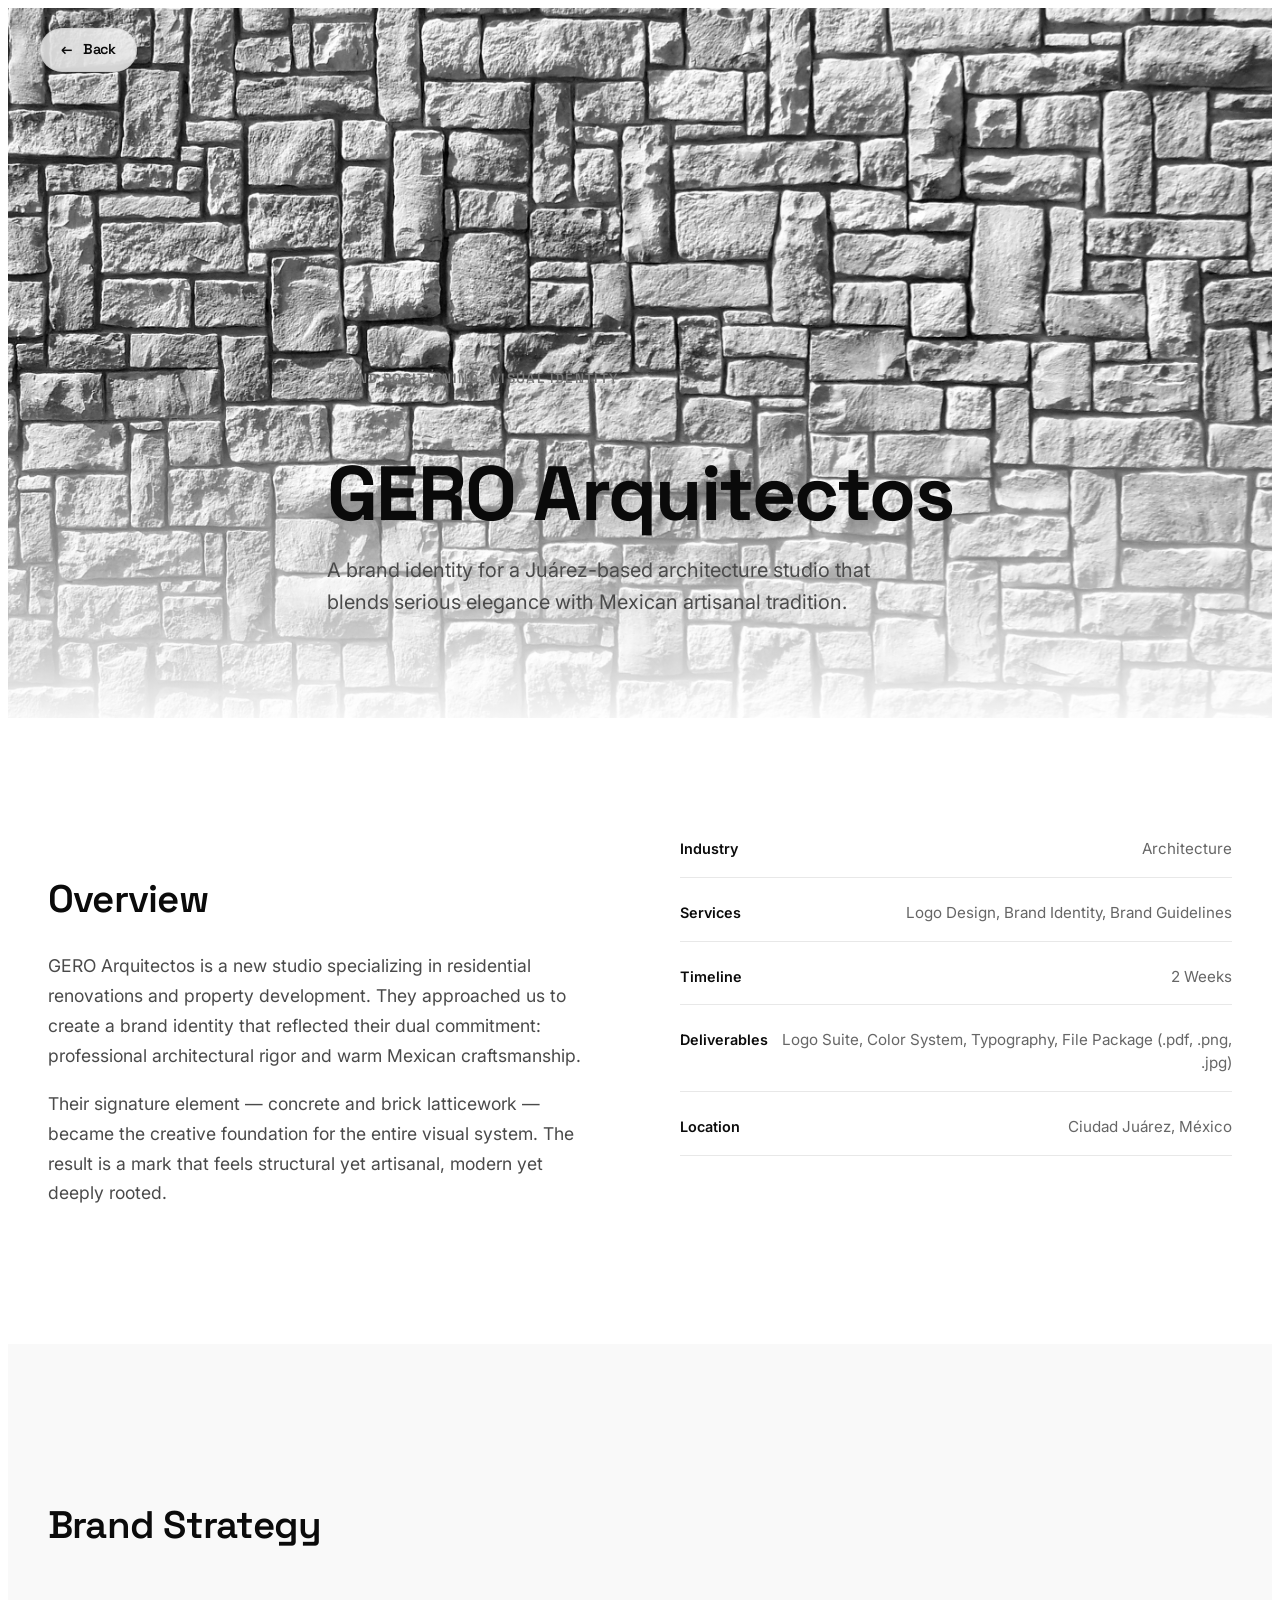
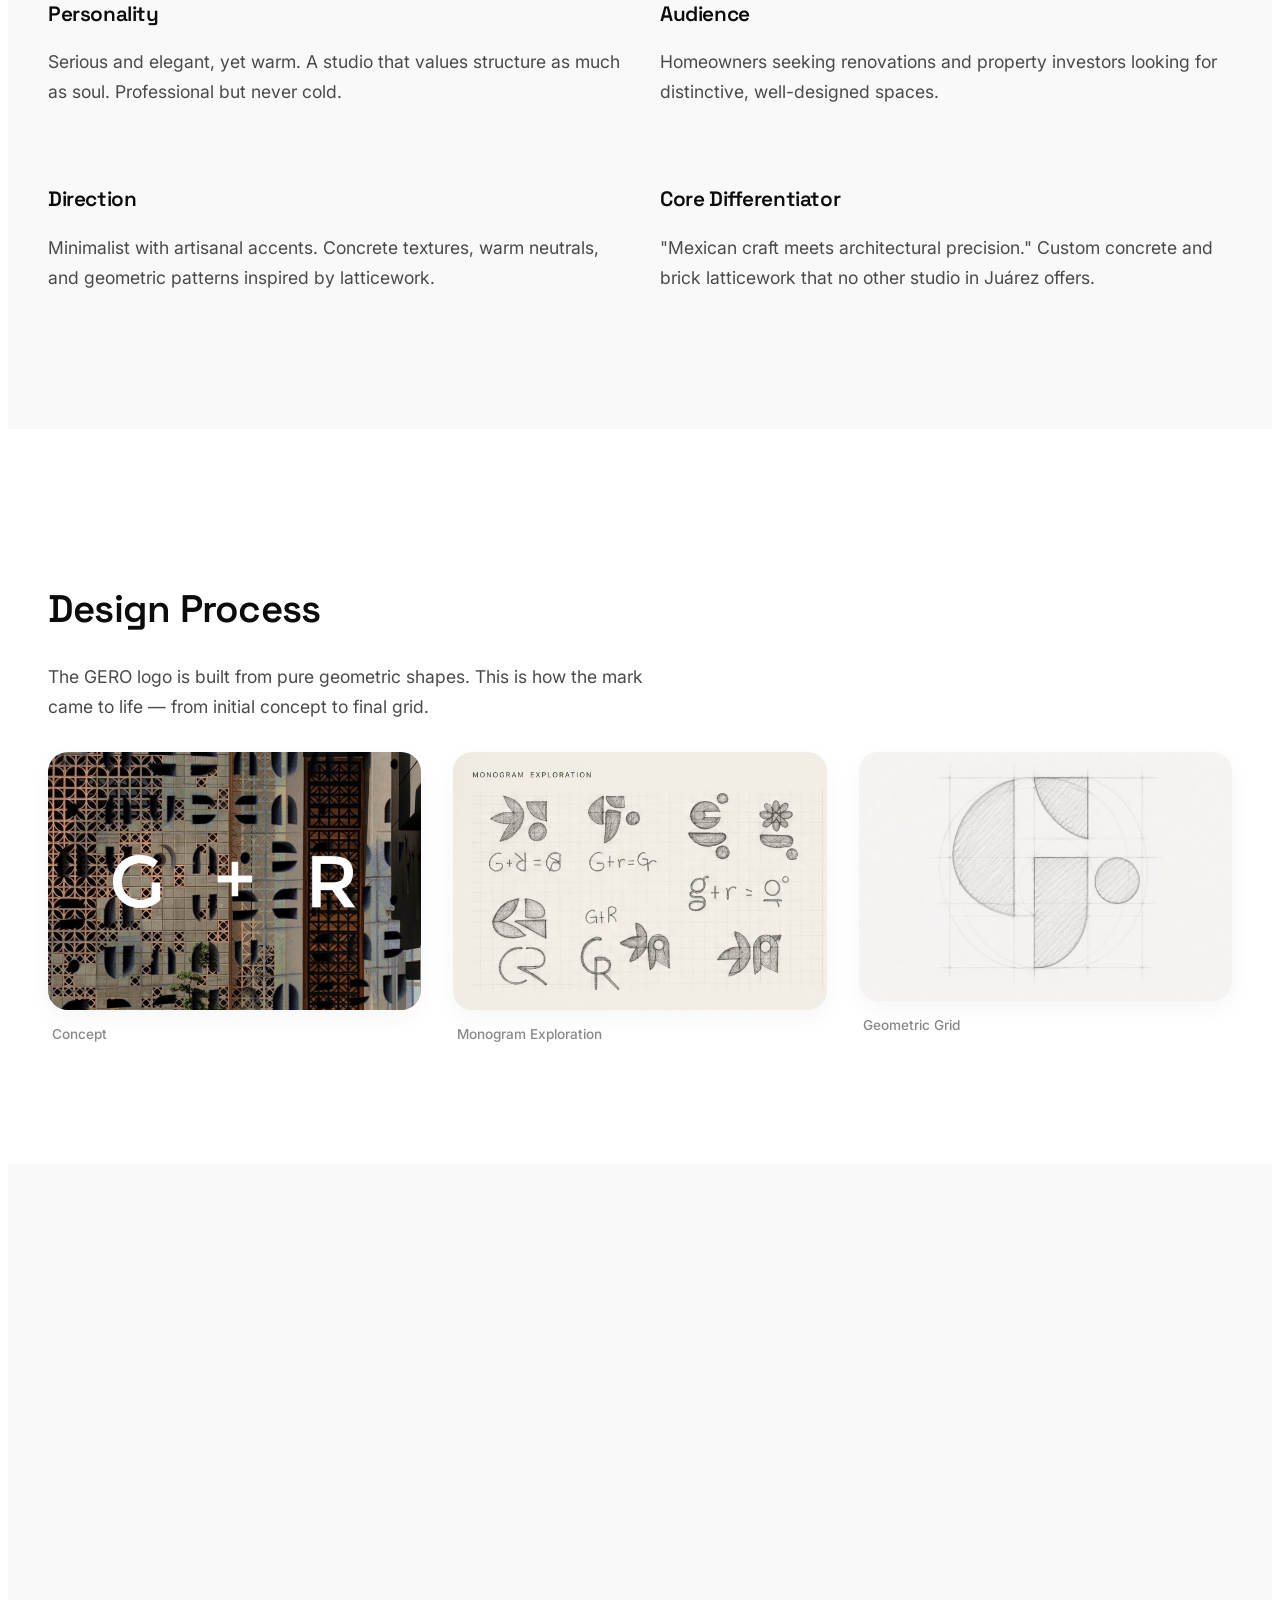
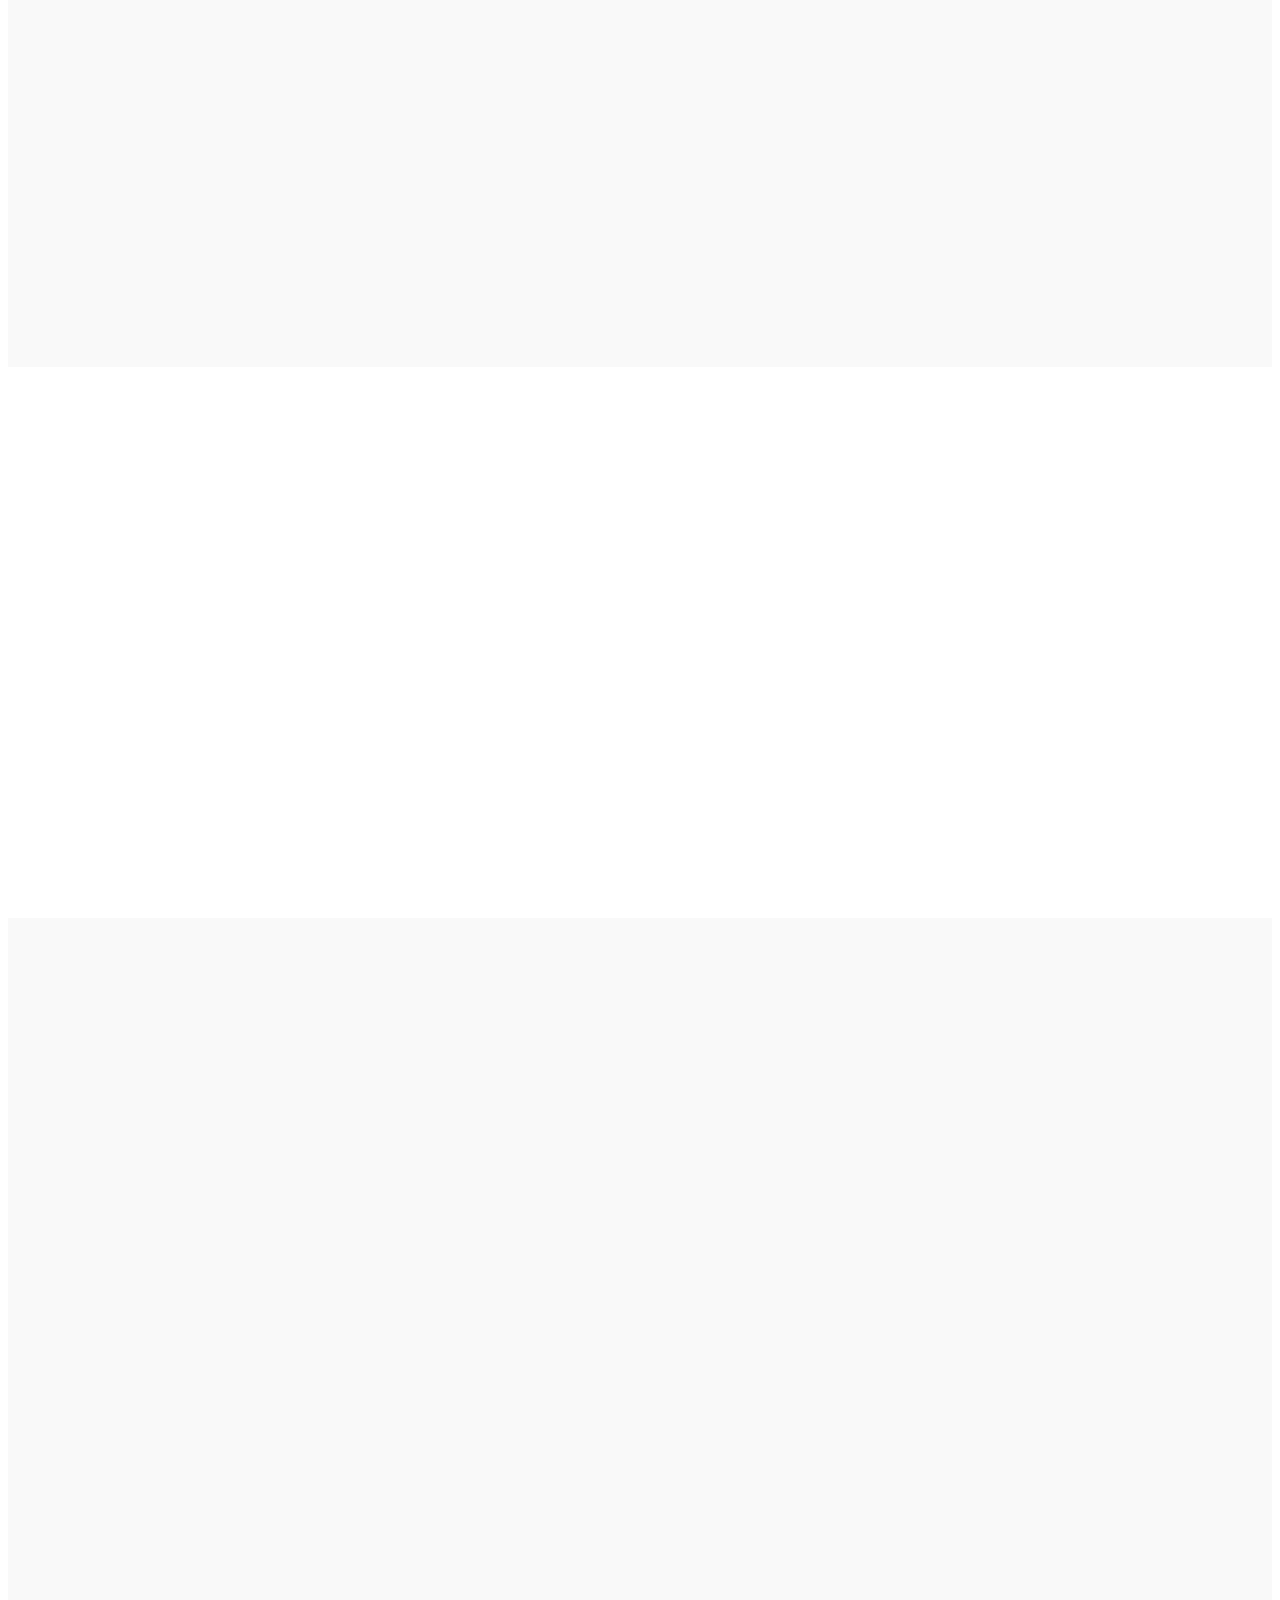
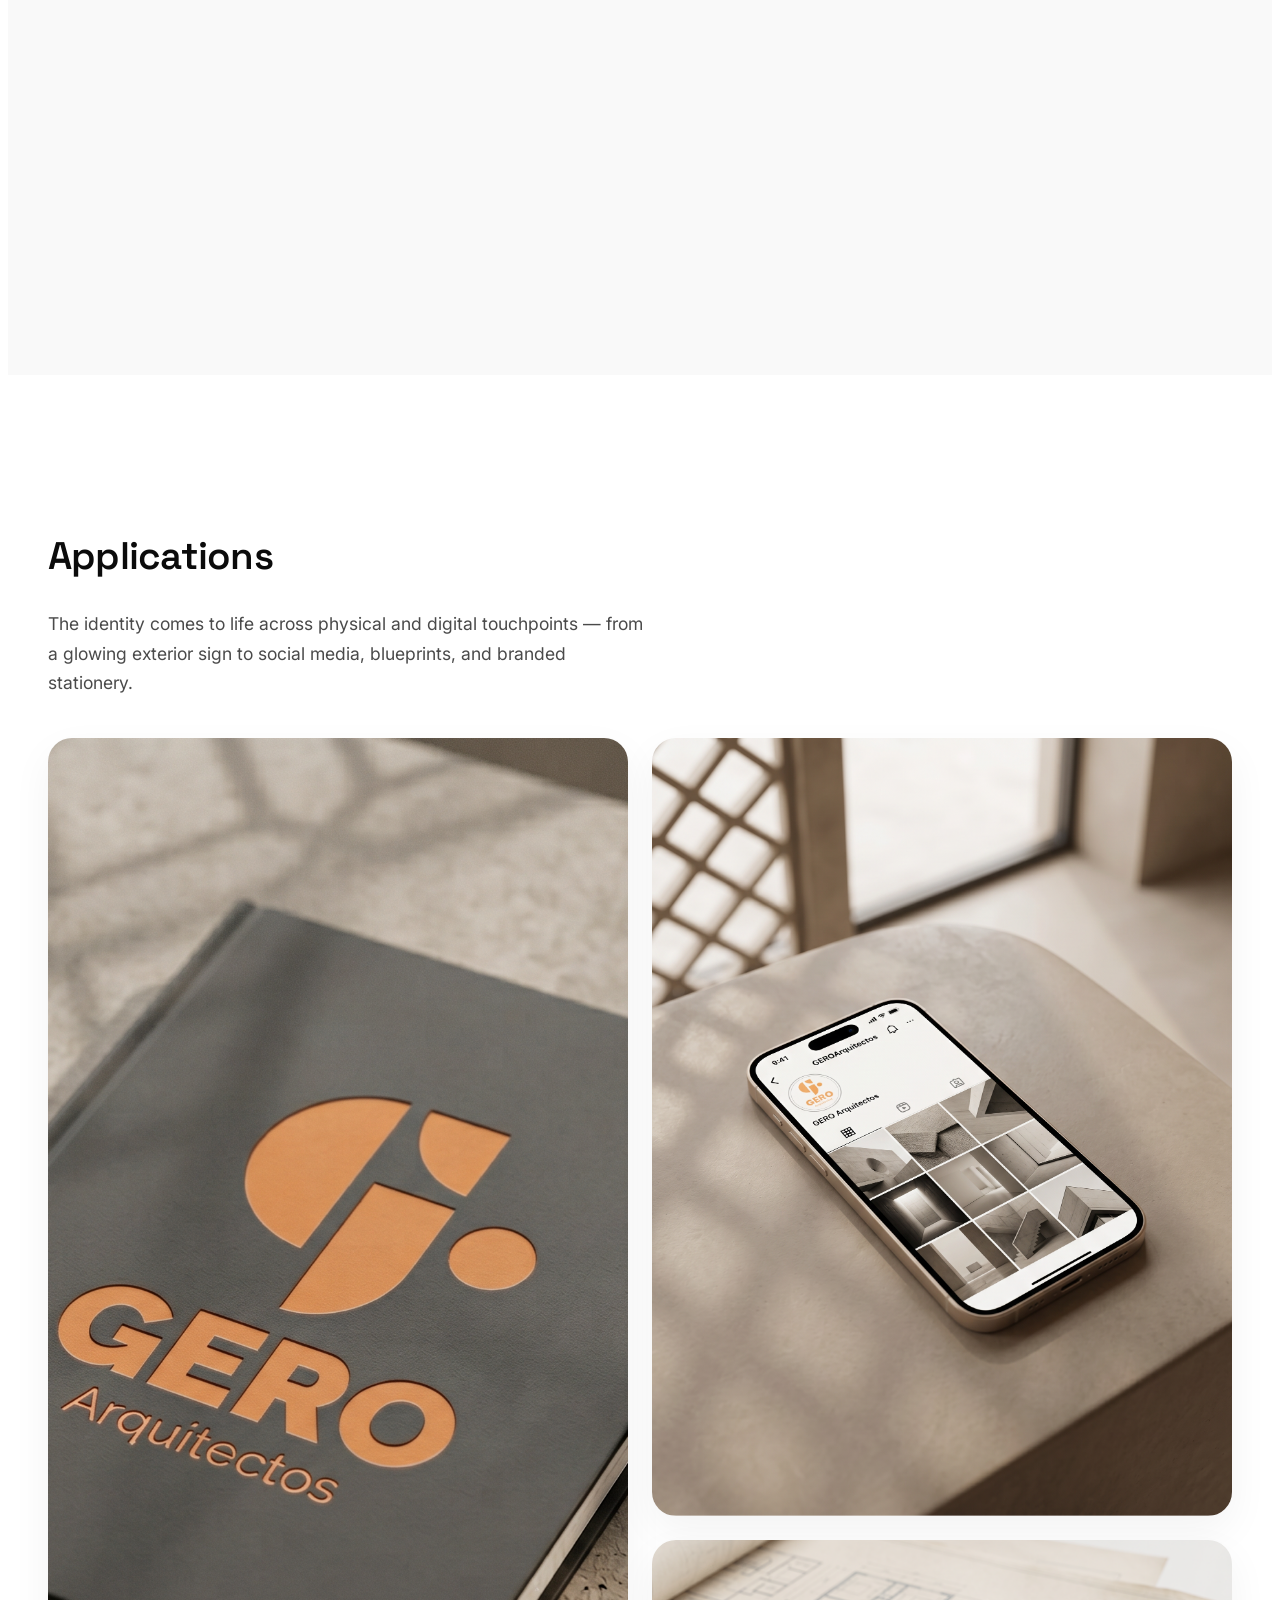
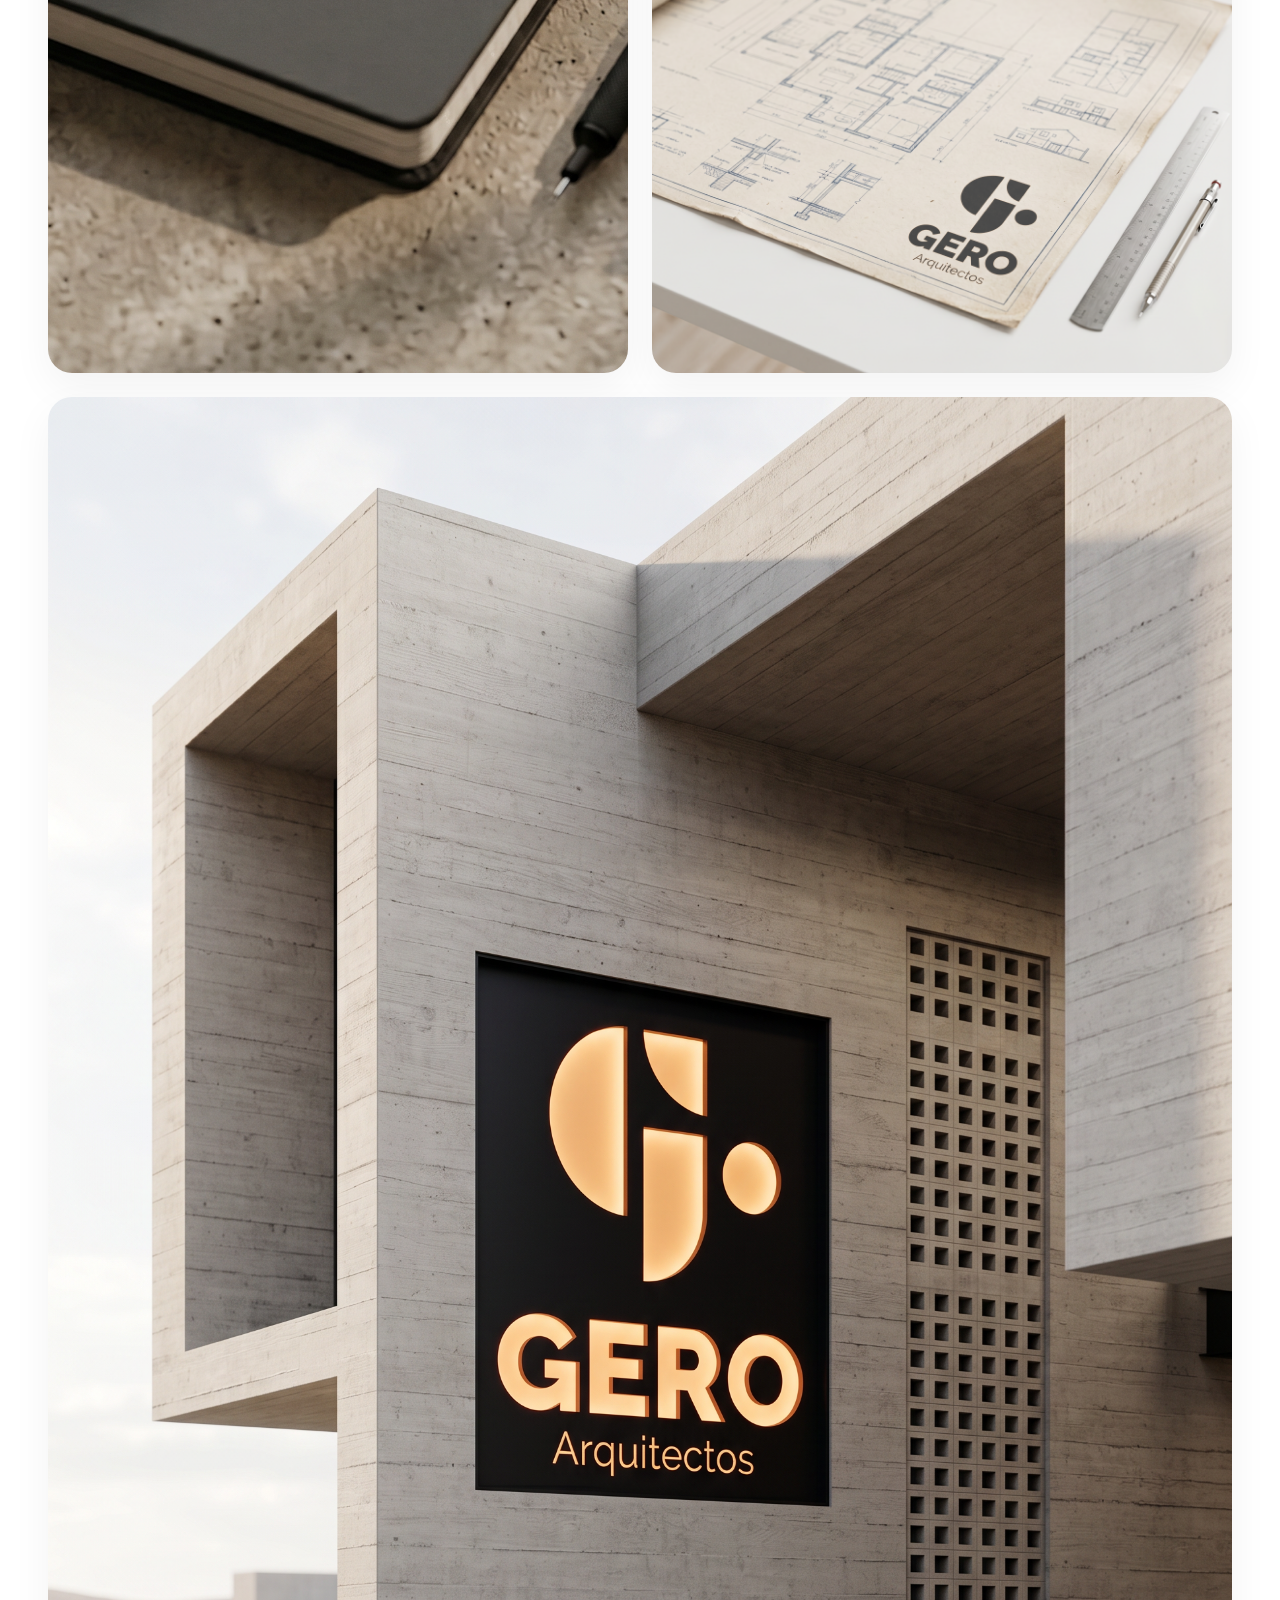
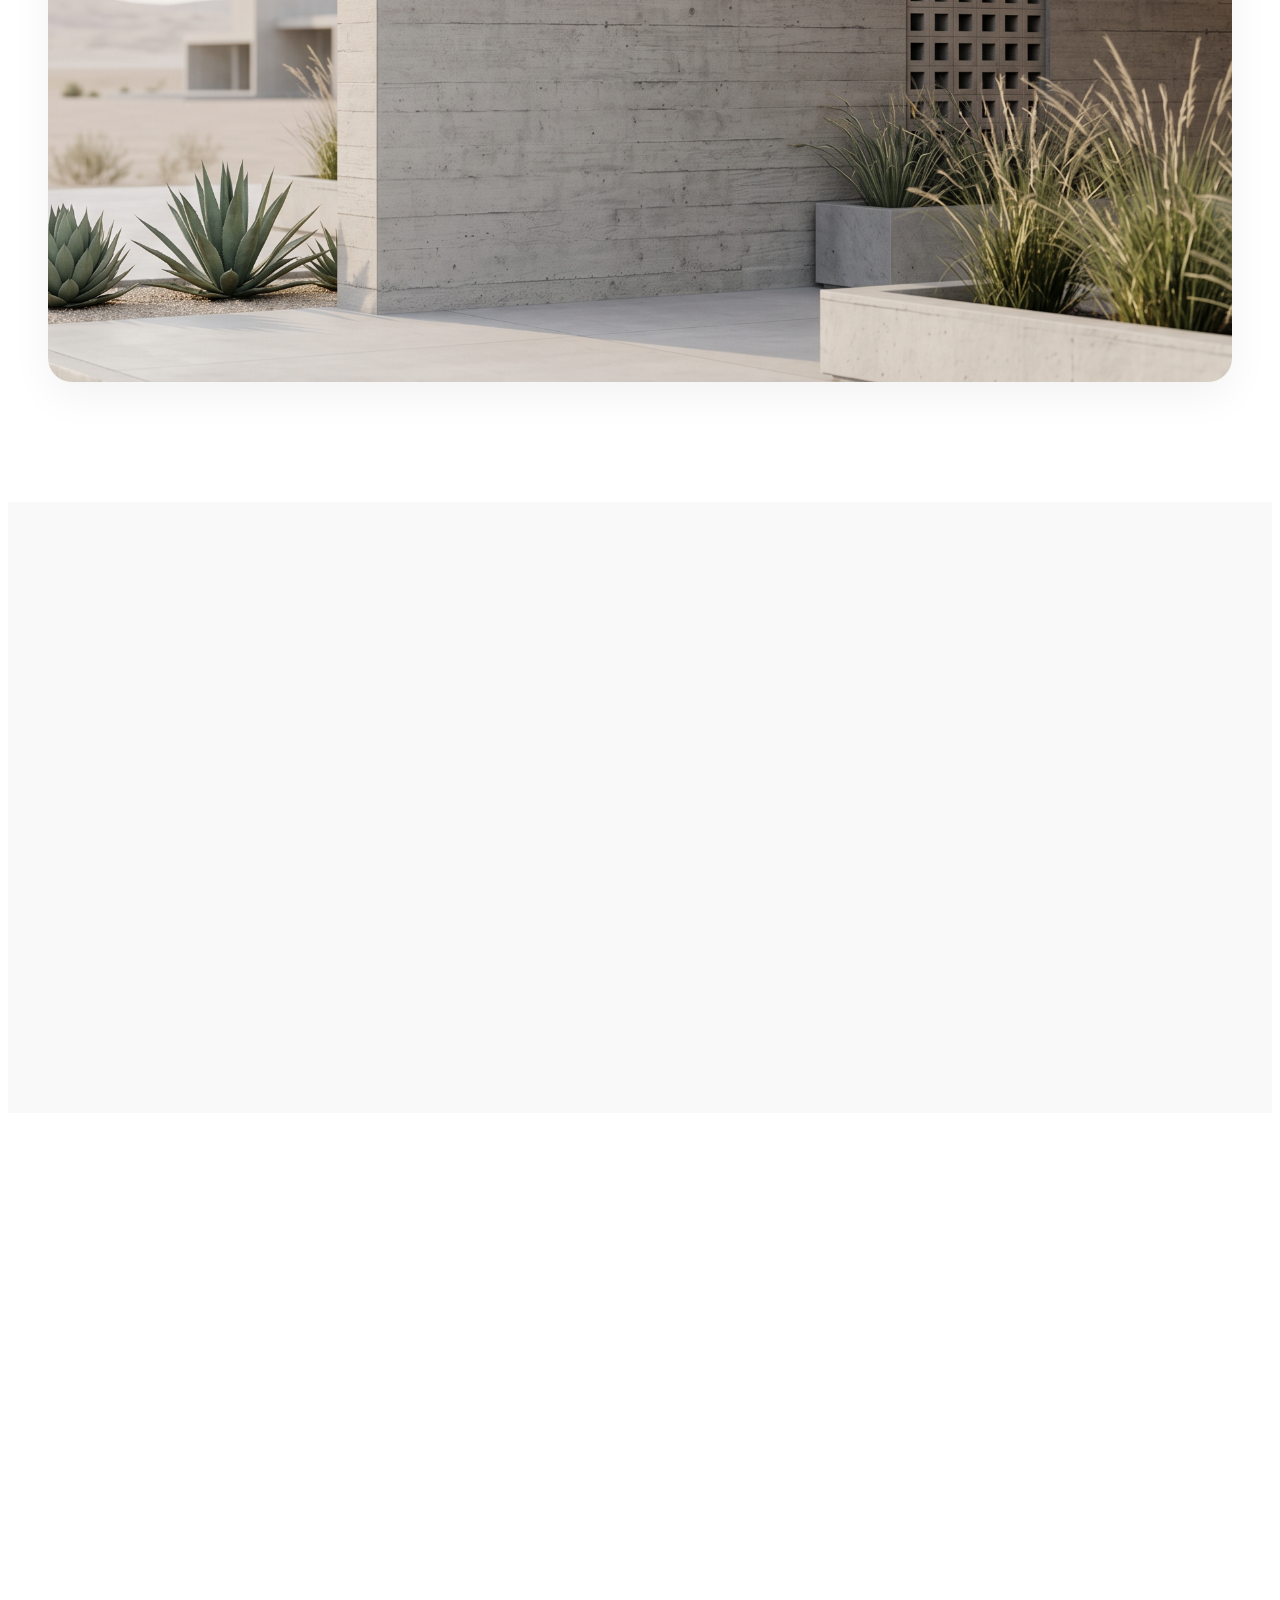
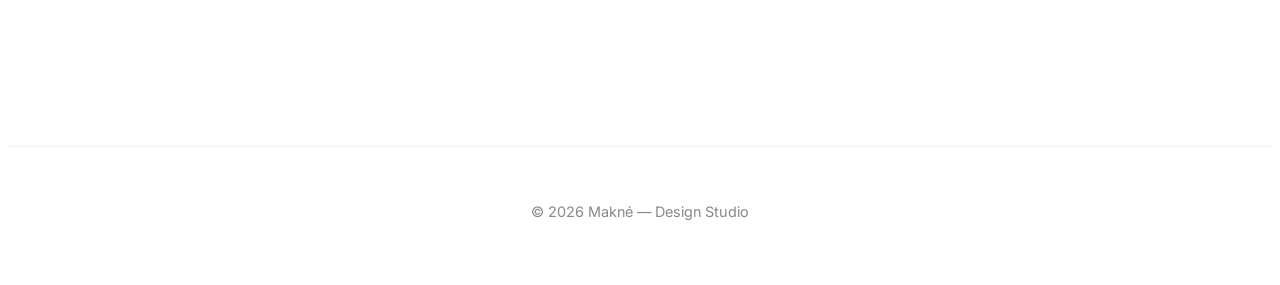
<file: case-study-gero.html>
<!DOCTYPE html>
<html lang="en" style="visibility:hidden">
<head>
  <meta charset="UTF-8">
  <meta name="viewport" content="width=device-width, initial-scale=1.0, viewport-fit=cover">
  <meta name="format-detection" content="telephone=no">
  <meta name="description" content="GERO Arquitectos — Brand Identity Case Study by Makné. Premium logo design for a creative architecture studio in Juárez.">
  <title>GERO Arquitectos — Case Study | Makné</title>

  <!-- Detección de idioma -->
  <script src="js/lang-detect.js"></script>
  <script>
    setTimeout(function () {
      document.documentElement.style.visibility = '';
    }, 600);
  </script>
  <noscript><style>html{visibility:visible !important}</style></noscript>

  <!-- hreflang -->
  <link rel="alternate" hreflang="en" href="https://aaronswagd.github.io/makne/case-study-gero.html" />
  <link rel="alternate" hreflang="es" href="https://aaronswagd.github.io/makne/es/case-study-gero.html" />
  <link rel="alternate" hreflang="x-default" href="https://aaronswagd.github.io/makne/case-study-gero.html" />

  <!-- Open Graph -->
  <meta property="og:type" content="article">
  <meta property="og:title" content="GERO Arquitectos — Case Study | Makné">
  <meta property="og:description" content="Brand identity for a Mexican architecture studio. Elegant, serious, with artisanal soul.">
  <meta property="og:image" content="https://aaronswagd.github.io/makne/img/preview.jpg">
  <meta property="og:image:width" content="1200">
  <meta property="og:image:height" content="630">
  <meta property="og:url" content="https://aaronswagd.github.io/makne/case-study-gero.html">

  <!-- Twitter Card -->
  <meta name="twitter:card" content="summary_large_image">
  <meta name="twitter:title" content="GERO Arquitectos — Case Study | Makné">
  <meta name="twitter:description" content="Brand identity for a Mexican architecture studio.">
  <meta name="twitter:image" content="https://aaronswagd.github.io/makne/img/preview.jpg">

  <link rel="icon" type="image/png" href="images/logo.png">
  <link rel="preconnect" href="https://fonts.googleapis.com">
  <link rel="preconnect" href="https://fonts.gstatic.com" crossorigin>
  <link href="https://fonts.googleapis.com/css2?family=Inter:opsz,wght@14..32,400;14..32,500;14..32,600&family=Raleway:ital,wght@0,300;0,400;0,500;0,600;0,700;0,900;1,300;1,400&family=Space+Grotesk:wght@400;500;600;700&display=swap" rel="stylesheet">

  <link rel="stylesheet" href="css/case-study.css">
</head>
<body>

  <a href="index.html" class="back-link">
    <span class="back-arrow">←</span> Back
  </a>

  <section class="cs-hero">
    <div class="cs-hero-image">
      <img src="img/gero/geroheader.jpg" alt="GERO Arquitectos hero image" class="cs-hero-img">
    </div>
    <div class="cs-hero-info container">
      <span class="cs-category reveal-fade">Brand Positioning · Visual Identity</span>
      <h1 class="cs-title reveal-fade">GERO Arquitectos</h1>
      <p class="cs-subtitle reveal-fade">A brand identity for a Juárez-based architecture studio that blends serious elegance with Mexican artisanal tradition.</p>
    </div>
  </section>

  <section class="cs-section">
    <div class="container cs-overview-grid reveal-fade">
      <div class="cs-overview-text">
        <h2 class="cs-section-title">Overview</h2>
        <p class="cs-body">
          GERO Arquitectos is a new studio specializing in residential renovations and property development. They approached us to create a brand identity that reflected their dual commitment: professional architectural rigor and warm Mexican craftsmanship.
        </p>
        <p class="cs-body">
          Their signature element — concrete and brick latticework — became the creative foundation for the entire visual system. The result is a mark that feels structural yet artisanal, modern yet deeply rooted.
        </p>
      </div>
      <div class="cs-overview-details">
        <div class="cs-detail-row"><span class="cs-detail-label">Industry</span><span class="cs-detail-value">Architecture</span></div>
        <div class="cs-detail-row"><span class="cs-detail-label">Services</span><span class="cs-detail-value">Logo Design, Brand Identity, Brand Guidelines</span></div>
        <div class="cs-detail-row"><span class="cs-detail-label">Timeline</span><span class="cs-detail-value">2 Weeks</span></div>
        <div class="cs-detail-row"><span class="cs-detail-label">Deliverables</span><span class="cs-detail-value">Logo Suite, Color System, Typography, File Package (.pdf, .png, .jpg)</span></div>
        <div class="cs-detail-row"><span class="cs-detail-label">Location</span><span class="cs-detail-value">Ciudad Juárez, México</span></div>
      </div>
    </div>
  </section>

  <section class="cs-section cs-bg-light">
    <div class="container reveal-fade">
      <h2 class="cs-section-title">Brand Strategy</h2>
      <div class="cs-strategy-grid">
        <div class="cs-strategy-item"><h3 class="cs-strategy-title">Personality</h3><p class="cs-body">Serious and elegant, yet warm. A studio that values structure as much as soul. Professional but never cold.</p></div>
        <div class="cs-strategy-item"><h3 class="cs-strategy-title">Audience</h3><p class="cs-body">Homeowners seeking renovations and property investors looking for distinctive, well-designed spaces.</p></div>
        <div class="cs-strategy-item"><h3 class="cs-strategy-title">Direction</h3><p class="cs-body">Minimalist with artisanal accents. Concrete textures, warm neutrals, and geometric patterns inspired by latticework.</p></div>
        <div class="cs-strategy-item"><h3 class="cs-strategy-title">Core Differentiator</h3><p class="cs-body">"Mexican craft meets architectural precision." Custom concrete and brick latticework that no other studio in Juárez offers.</p></div>
      </div>
    </div>
  </section>

  <section class="cs-section">
    <div class="container reveal-fade">
      <h2 class="cs-section-title">Design Process</h2>
      <p class="cs-body cs-max-600">The GERO logo is built from pure geometric shapes. This is how the mark came to life — from initial concept to final grid.</p>
      <div class="cs-detail-grid">
        <div class="cs-detail-item">
          <img src="img/gero/gero-concept.png" alt="GERO concept">
          <span class="cs-process-label">Concept</span>
        </div>
        <div class="cs-detail-item">
          <img src="img/gero/gero-exploration.png" alt="GERO monogram exploration">
          <span class="cs-process-label">Monogram Exploration</span>
        </div>
        <div class="cs-detail-item">
          <img src="img/gero/ger-grid.png" alt="GERO geometric grid">
          <span class="cs-process-label">Geometric Grid</span>
        </div>
      </div>
    </div>
  </section>

  <section class="cs-section cs-bg-light">
    <div class="container reveal-fade">
      <h2 class="cs-section-title">Color System</h2>
      <p class="cs-body cs-max-600">Inspired by raw construction materials and the warm light of northern México. A palette of golden sand, warm clay, and earthy green.</p>
      <div class="color-palette">
        <div class="color-block" style="background: #F1BB6A;">
          <div class="color-top">
            <span class="color-hex" style="color: #3d2e1a;">#F1BB6A</span>
            <span class="color-name" style="color: rgba(61,46,26,0.7);">Golden Sand</span>
          </div>
          <div class="color-columns">
            <div class="color-column"><span class="color-label" style="color: rgba(61,46,26,0.55);">CMYK</span><span class="color-value" style="color: rgba(61,46,26,0.85);">0 · 35 · 65 · 0</span></div>
            <div class="color-column"><span class="color-label" style="color: rgba(61,46,26,0.55);">RGB</span><span class="color-value" style="color: rgba(61,46,26,0.85);">241 · 187 · 106</span></div>
            <div class="color-column"><span class="color-label" style="color: rgba(61,46,26,0.55);">Pantone</span><span class="color-value" style="color: rgba(61,46,26,0.85);">156 C</span></div>
          </div>
        </div>
        <div class="color-block" style="background: #B08456;">
          <div class="color-top">
            <span class="color-hex" style="color: #fef9f0;">#B08456</span>
            <span class="color-name" style="color: rgba(255,255,255,0.7);">Warm Clay</span>
          </div>
          <div class="color-columns">
            <div class="color-column"><span class="color-label" style="color: rgba(255,255,255,0.55);">CMYK</span><span class="color-value" style="color: rgba(255,255,255,0.85);">35 · 51 · 77 · 0</span></div>
            <div class="color-column"><span class="color-label" style="color: rgba(255,255,255,0.55);">RGB</span><span class="color-value" style="color: rgba(255,255,255,0.85);">176 · 132 · 86</span></div>
            <div class="color-column"><span class="color-label" style="color: rgba(255,255,255,0.55);">Pantone</span><span class="color-value" style="color: rgba(255,255,255,0.85);">4645 C</span></div>
          </div>
        </div>
        <div class="color-block" style="background: #6D8450;">
          <div class="color-top">
            <span class="color-hex" style="color: #fef9f0;">#6D8450</span>
            <span class="color-name" style="color: rgba(255,255,255,0.7);">Earthy Green</span>
          </div>
          <div class="color-columns">
            <div class="color-column"><span class="color-label" style="color: rgba(255,255,255,0.55);">CMYK</span><span class="color-value" style="color: rgba(255,255,255,0.85);">67 · 41 · 87 · 0</span></div>
            <div class="color-column"><span class="color-label" style="color: rgba(255,255,255,0.55);">RGB</span><span class="color-value" style="color: rgba(255,255,255,0.85);">109 · 132 · 80</span></div>
            <div class="color-column"><span class="color-label" style="color: rgba(255,255,255,0.55);">Pantone</span><span class="color-value" style="color: rgba(255,255,255,0.85);">7490 C</span></div>
          </div>
        </div>
      </div>
    </div>
  </section>

  <section class="cs-section">
    <div class="container reveal-fade">
      <h2 class="cs-section-title">Typography System</h2>
      <div class="cs-type-grid">
        <div class="cs-type-block">
          <span class="cs-type-label">Logotype</span>
          <h3 class="cs-type-display">Raleway Black</h3>
          <p class="cs-type-sample-heading" style="font-family: 'Raleway', sans-serif; font-weight: 900; letter-spacing: 0.04em; margin-bottom: 0;">GERO</p>
          <p class="cs-type-chars" style="font-family: 'Raleway', sans-serif; font-weight: 900; color: #aaa; text-decoration: none;">Aa Bb Cc Dd Ee Ff Gg · 0123456789</p>
        </div>
        <div class="cs-type-block">
          <span class="cs-type-label">Tagline</span>
          <h3 class="cs-type-display">Raleway Light</h3>
          <p class="cs-type-sample-body" style="font-family: 'Raleway', sans-serif; font-weight: 300;">Arquitectos</p>
          <p class="cs-type-chars" style="font-family: 'Raleway', sans-serif; font-weight: 300; color: #aaa; text-decoration: none;">Aa Bb Cc Dd Ee Ff Gg · 0123456789</p>
        </div>
      </div>
    </div>
  </section>

  <section class="cs-section cs-bg-light">
    <div class="container reveal-fade">
      <h2 class="cs-section-title">Logo System</h2>
      <p class="cs-body cs-max-600">The GERO identity system is built for flexibility across digital and physical applications. It includes multiple official logo variations to ensure clarity, consistency, and strong brand recognition in every context.</p>
      <div class="cs-logo-grid">
        <div class="cs-logo-card"><img src="img/gero/gero-sand.png" alt="GERO Primary Logo"><span class="cs-logo-card-label">Primary Logo</span></div>
        <div class="cs-logo-card"><img src="img/gero/gero-positive.png" alt="GERO Positive Version"><span class="cs-logo-card-label">Positive Version</span></div>
        <div class="cs-logo-card cs-dark"><img src="img/gero/gero-negative.png" alt="GERO Negative Version"><span class="cs-logo-card-label">Negative Version</span></div>
        <div class="cs-logo-card"><img src="img/gero/gero-horizontal.png" alt="GERO Horizontal Lockup"><span class="cs-logo-card-label">Horizontal Lockup</span></div>
        <div class="cs-logo-card"><img src="img/gero/gero-w-tag.png" alt="GERO Logo without Tagline"><span class="cs-logo-card-label">Primary Lockup (No Tagline)</span></div>
        <div class="cs-logo-card"><img src="img/gero/gero-iso.png" alt="GERO Isotype"><span class="cs-logo-card-label">Isotype</span></div>
      </div>
    </div>
  </section>

  <section class="cs-section">
    <div class="container reveal-fade">
      <h2 class="cs-section-title">Applications</h2>
      <p class="cs-body cs-max-600">The identity comes to life across physical and digital touchpoints — from a glowing exterior sign to social media, blueprints, and branded stationery.</p>
    </div>
    <div class="cs-mockup-grid container reveal-fade">
      <div class="cs-mockup-item cs-mockup-item--large"><img src="img/gero/gero_notebook_1.png" alt="Branded notebook" loading="lazy"></div>
      <div class="cs-mockup-item"><img src="img/gero/gero_iphone_mockup_1.png" alt="Social media preview on iPhone" loading="lazy"></div>
      <div class="cs-mockup-item"><img src="img/gero/gero_blueprints_1.png" alt="Logo on architectural blueprint" loading="lazy"></div>
      <div class="cs-mockup-item cs-mockup-item--wide"><img src="img/gero/gero_exterior_signage_1.png" alt="Illuminated exterior signage" loading="lazy"></div>
    </div>
  </section>

  <section class="cs-section cs-bg-light">
    <div class="container reveal-fade">
      <h2 class="cs-section-title">Deliverables</h2>
      <p class="cs-body cs-max-600">Every format the client needs for real-world use — from architectural plans to Instagram posts.</p>
      <div class="cs-results-grid">
        <div class="cs-result-item"><span class="cs-result-number">.pdf</span><p class="cs-body">Portable Document Format — easy to share and review</p></div>
        <div class="cs-result-item"><span class="cs-result-number">.png</span><p class="cs-body">Transparent background — optimized for digital use</p></div>
        <div class="cs-result-item"><span class="cs-result-number">.jpg</span><p class="cs-body">High resolution — suitable for print and presentations</p></div>
      </div>
    </div>
  </section>

  <section class="cs-section">
    <div class="container reveal-fade">
      <div class="cs-final-cta">
        <h2 class="cs-final-title">Want this level for your brand?</h2>
        <p class="cs-final-sub">Serious design for businesses that build things that matter.</p>
        <div class="cs-cta-group">
          <a href="https://wa.me/526563580671?text=Hi%20Makné,%20I'm%20interested%20in%20a%20design%20project" class="cs-btn-primary" target="_blank" rel="noopener noreferrer">Start a Project</a>
          <a href="index.html#work" class="cs-btn-secondary">View More Work</a>
        </div>
        <p class="contact-email">or email <a href="mailto:makne.info@gmail.com?subject=Design%20Project%20Inquiry">makne.info@gmail.com</a></p>
      </div>
    </div>
  </section>

  <footer class="cs-footer">
    <div class="container"><p>© 2026 Makné — Design Studio</p></div>
  </footer>

  <script src="js/case-study.js"></script>
</body>
</html>
</file>
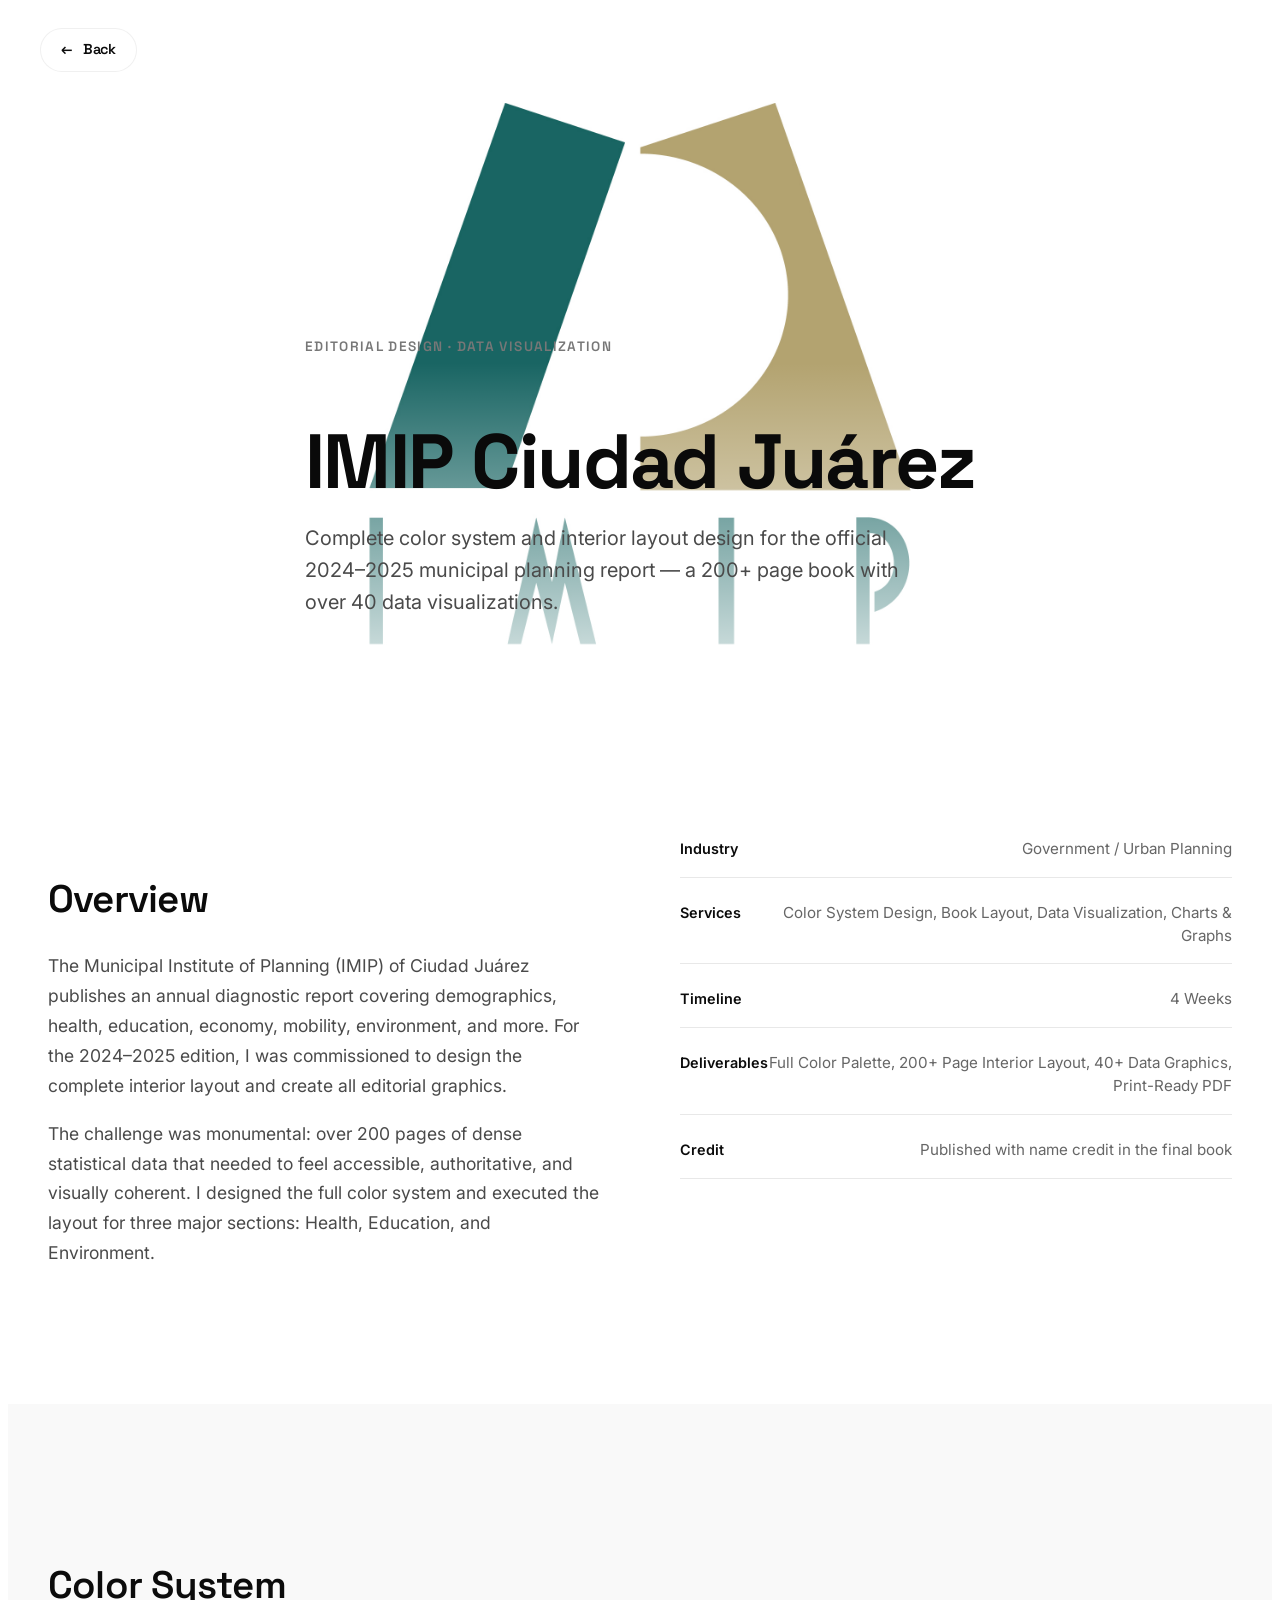
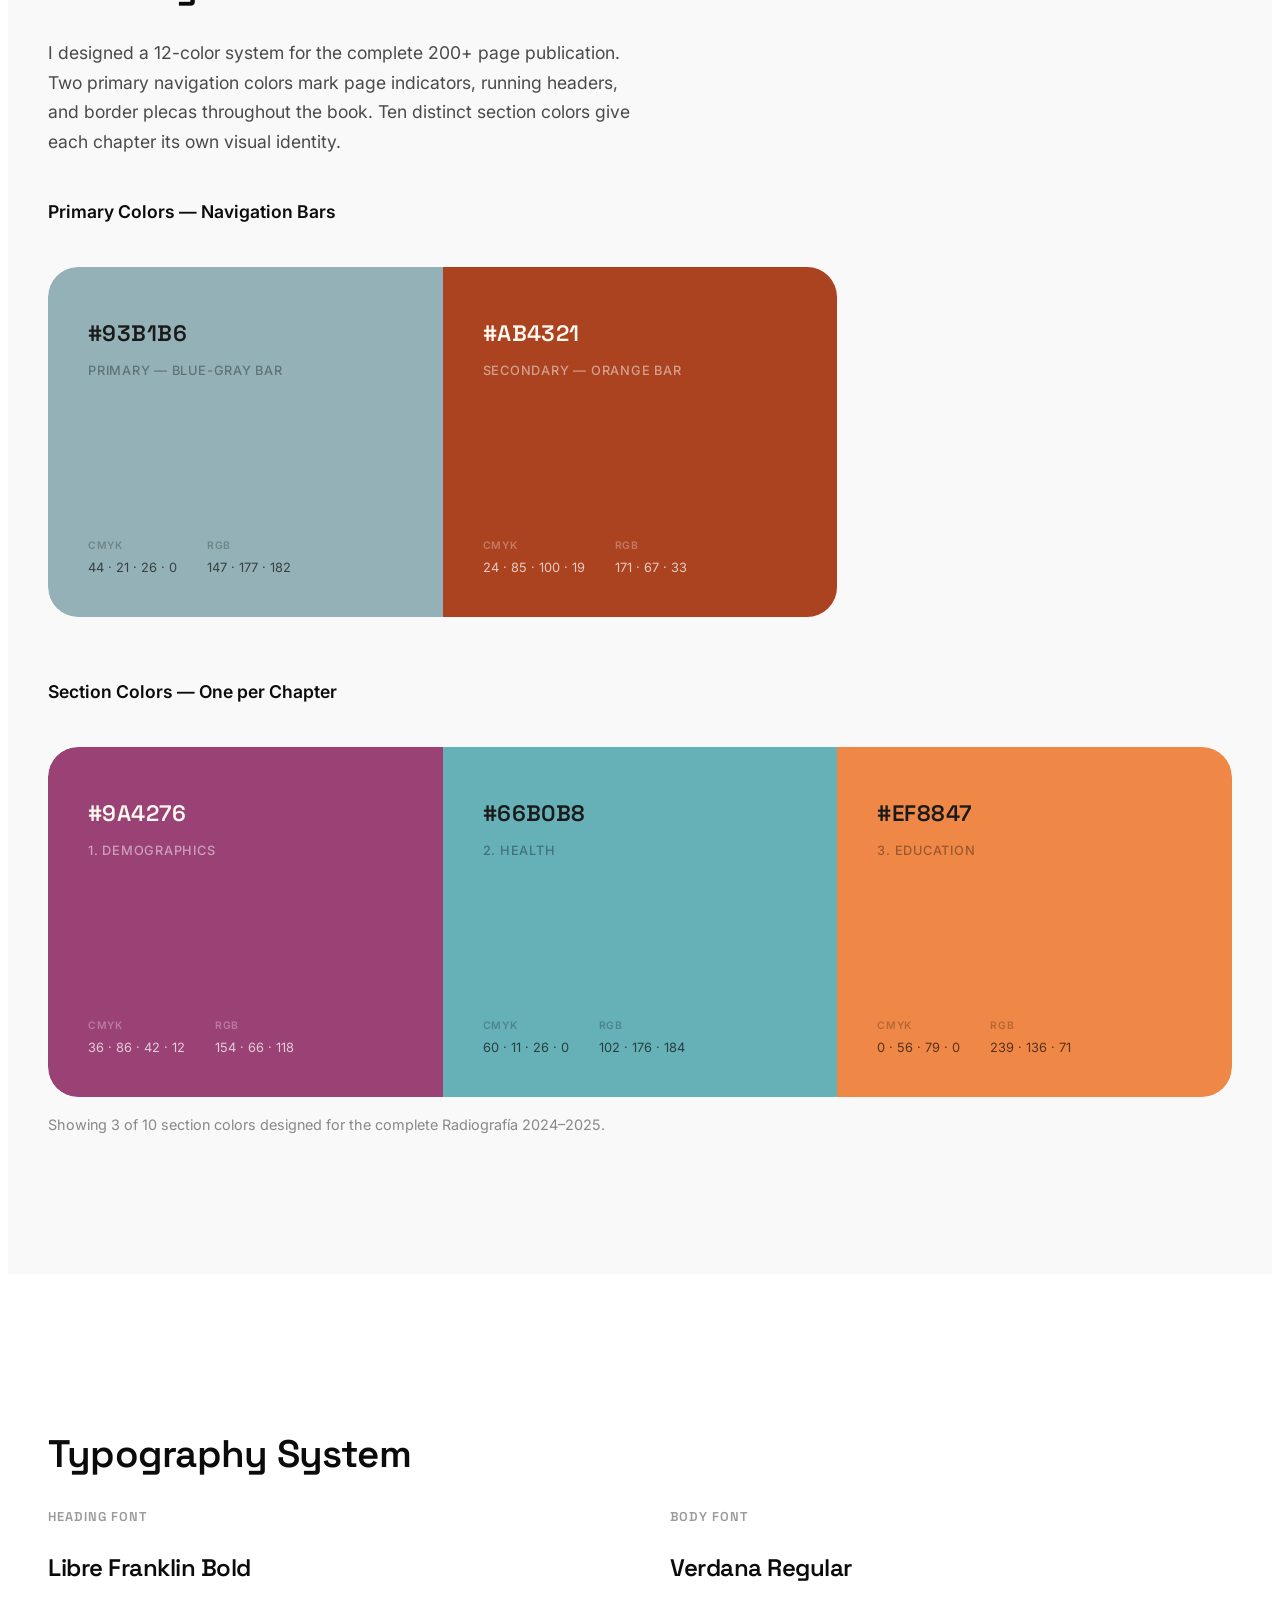
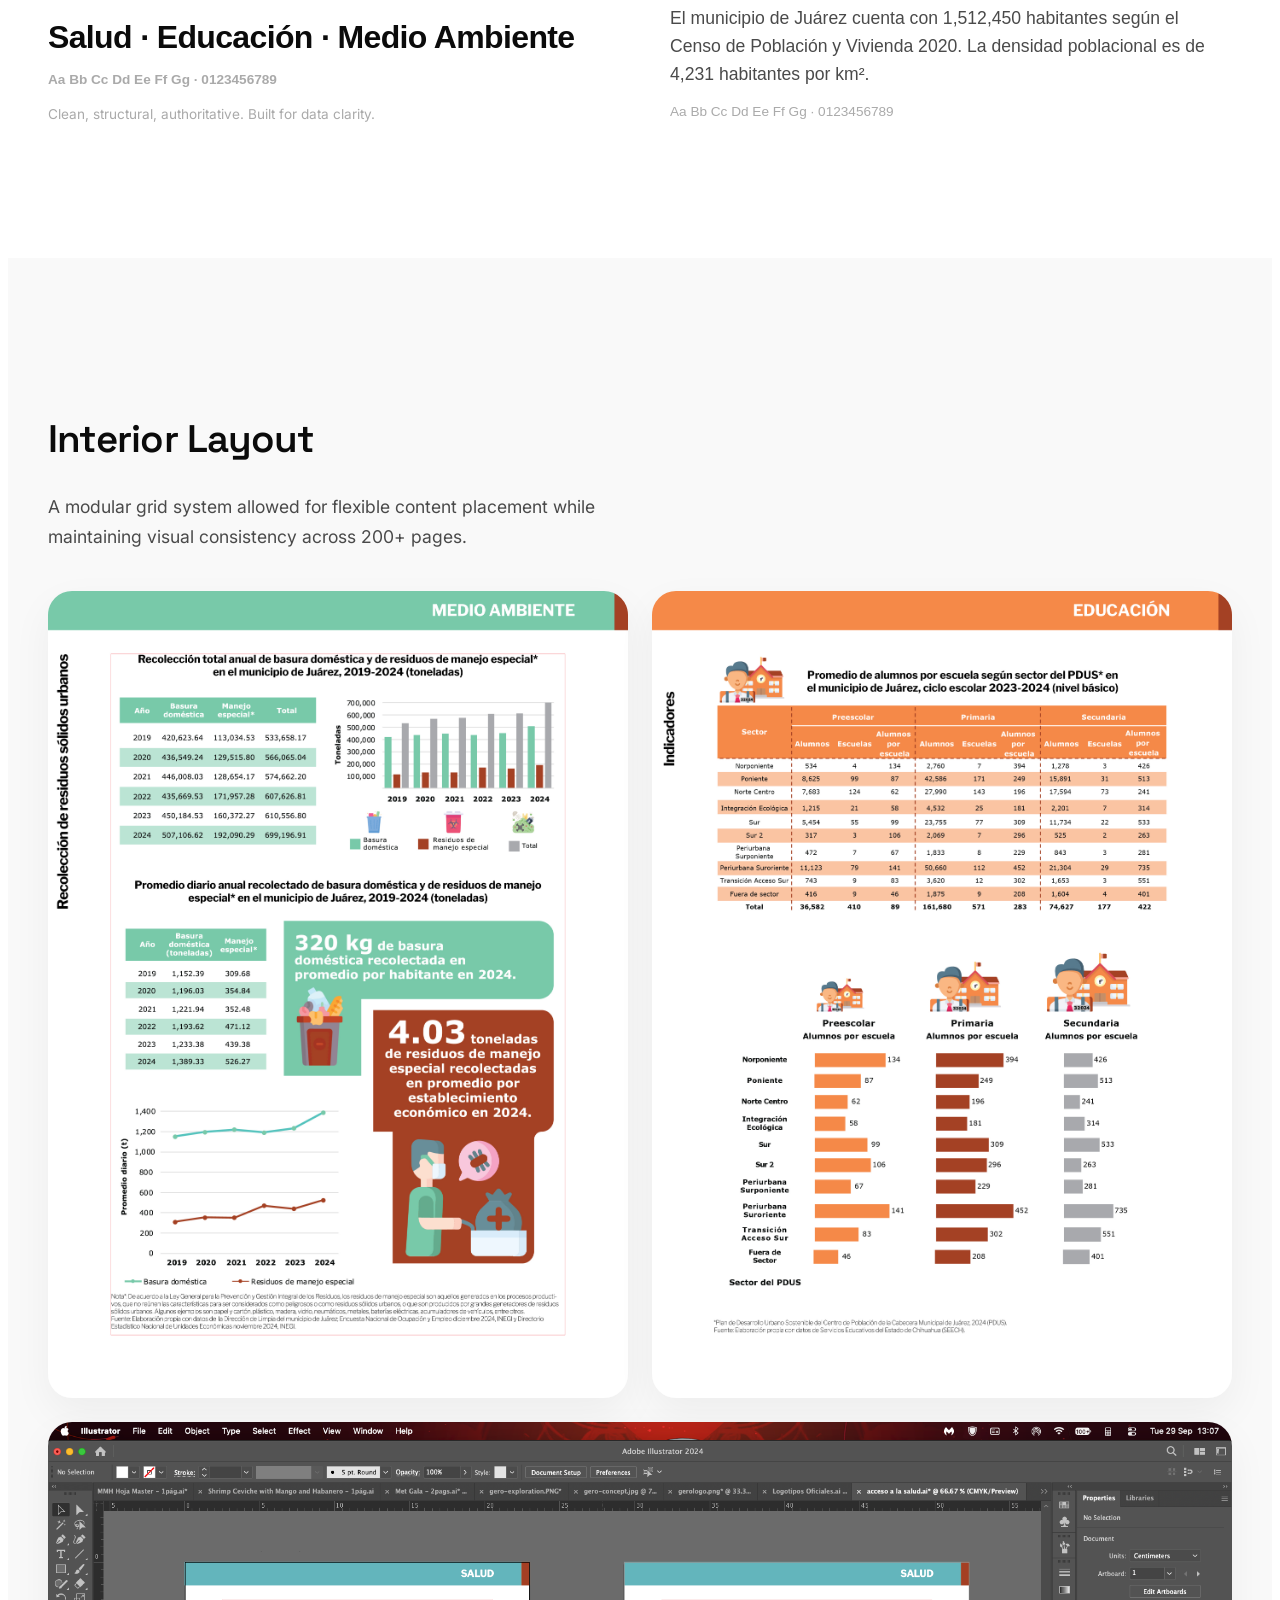
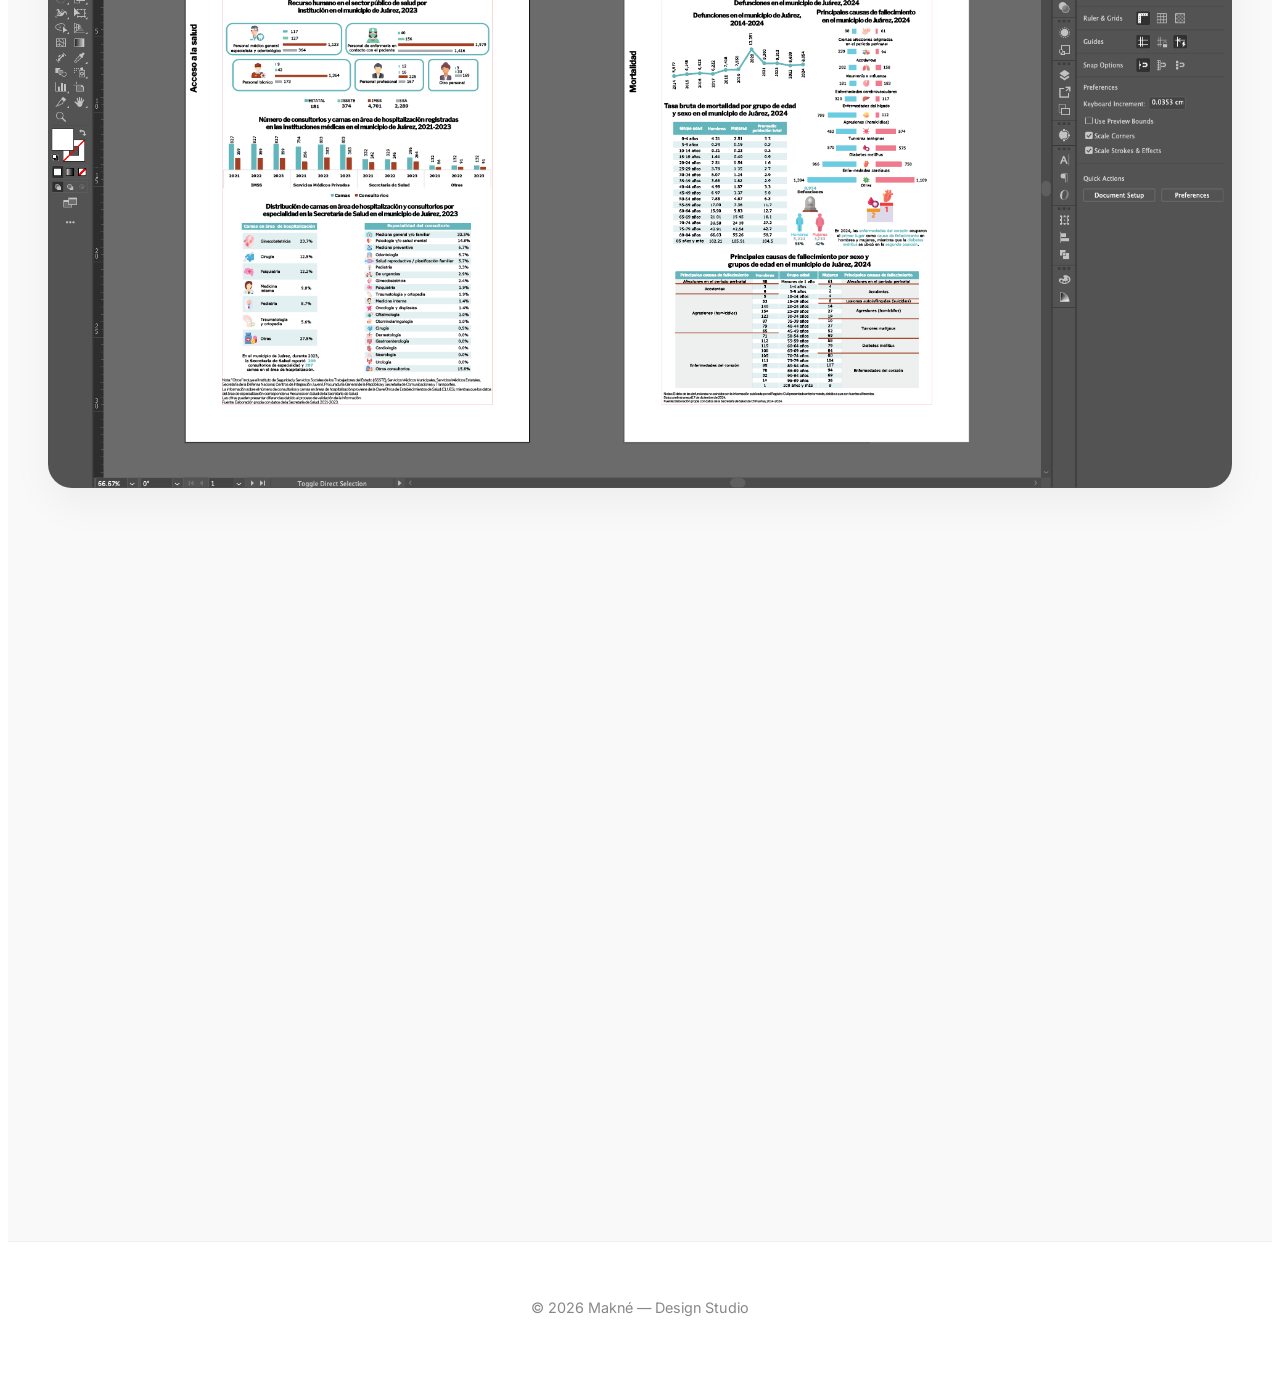
<file: case-study-imip.html>
<!DOCTYPE html>
<html lang="en" style="visibility:hidden">
<head>
  <meta charset="UTF-8">
  <meta name="viewport" content="width=device-width, initial-scale=1.0, viewport-fit=cover">
  <meta name="format-detection" content="telephone=no">
  <meta name="description" content="IMIP Ciudad Juárez — Editorial Design Case Study by Makné. Book layout, color system, and data graphics for a municipal planning institute.">
  <title>IMIP Ciudad Juárez — Case Study | Makné</title>

  <!-- Detección de idioma -->
  <script src="js/lang-detect.js"></script>
  <script>
    setTimeout(function () {
      document.documentElement.style.visibility = '';
    }, 600);
  </script>
  <noscript><style>html{visibility:visible !important}</style></noscript>

  <!-- hreflang -->
  <link rel="alternate" hreflang="en" href="https://aaronswagd.github.io/makne/case-study-imip.html" />
  <link rel="alternate" hreflang="es" href="https://aaronswagd.github.io/makne/es/case-study-imip.html" />
  <link rel="alternate" hreflang="x-default" href="https://aaronswagd.github.io/makne/case-study-imip.html" />

  <!-- Open Graph -->
  <meta property="og:type" content="article">
  <meta property="og:title" content="IMIP Ciudad Juárez — Case Study | Makné">
  <meta property="og:description" content="Book layout, color system, and editorial graphics for a municipal planning institute in México.">
  <meta property="og:image" content="https://aaronswagd.github.io/makne/img/preview.jpg">
  <meta property="og:image:width" content="1200">
  <meta property="og:image:height" content="630">
  <meta property="og:url" content="https://aaronswagd.github.io/makne/case-study-imip.html">

  <!-- Twitter Card -->
  <meta name="twitter:card" content="summary_large_image">
  <meta name="twitter:title" content="IMIP Ciudad Juárez — Case Study | Makné">
  <meta name="twitter:description" content="Book layout, color system, and editorial graphics for a municipal planning institute.">
  <meta name="twitter:image" content="https://aaronswagd.github.io/makne/img/preview.jpg">

  <link rel="icon" type="image/png" href="images/logo.png">
  <link rel="preconnect" href="https://fonts.googleapis.com">
  <link rel="preconnect" href="https://fonts.gstatic.com" crossorigin>
  <link href="https://fonts.googleapis.com/css2?family=Inter:opsz,wght@14..32,400;14..32,500;14..32,600&family=Raleway:ital,wght@0,300;0,400;0,500;0,600;0,700;0,900;1,300;1,400&family=Space+Grotesk:wght@400;500;600;700&display=swap" rel="stylesheet">

  <link rel="stylesheet" href="css/case-study.css">
</head>
<body>

  <a href="index.html" class="back-link"><span class="back-arrow">←</span> Back</a>

  <section class="cs-hero">
    <div class="cs-hero-image">
      <img src="img/imip/imip.jpg" alt="IMIP logo" class="cs-hero-img">
    </div>
    <div class="cs-hero-info container">
      <span class="cs-category reveal-fade">Editorial Design · Data Visualization</span>
      <h1 class="cs-title reveal-fade">IMIP Ciudad Juárez</h1>
      <p class="cs-subtitle reveal-fade">Complete color system and interior layout design for the official 2024–2025 municipal planning report — a 200+ page book with over 40 data visualizations.</p>
    </div>
  </section>

  <section class="cs-section">
    <div class="container cs-overview-grid reveal-fade">
      <div class="cs-overview-text">
        <h2 class="cs-section-title">Overview</h2>
        <p class="cs-body">The Municipal Institute of Planning (IMIP) of Ciudad Juárez publishes an annual diagnostic report covering demographics, health, education, economy, mobility, environment, and more. For the 2024–2025 edition, I was commissioned to design the complete interior layout and create all editorial graphics.</p>
        <p class="cs-body">The challenge was monumental: over 200 pages of dense statistical data that needed to feel accessible, authoritative, and visually coherent. I designed the full color system and executed the layout for three major sections: Health, Education, and Environment.</p>
      </div>
      <div class="cs-overview-details">
        <div class="cs-detail-row"><span class="cs-detail-label">Industry</span><span class="cs-detail-value">Government / Urban Planning</span></div>
        <div class="cs-detail-row"><span class="cs-detail-label">Services</span><span class="cs-detail-value">Color System Design, Book Layout, Data Visualization, Charts & Graphs</span></div>
        <div class="cs-detail-row"><span class="cs-detail-label">Timeline</span><span class="cs-detail-value">4 Weeks</span></div>
        <div class="cs-detail-row"><span class="cs-detail-label">Deliverables</span><span class="cs-detail-value">Full Color Palette, 200+ Page Interior Layout, 40+ Data Graphics, Print-Ready PDF</span></div>
        <div class="cs-detail-row"><span class="cs-detail-label">Credit</span><span class="cs-detail-value">Published with name credit in the final book</span></div>
      </div>
    </div>
  </section>

  <section class="cs-section cs-bg-light">
    <div class="container reveal-fade">
      <h2 class="cs-section-title">Color System</h2>
      <p class="cs-body cs-max-600">I designed a 12-color system for the complete 200+ page publication. Two primary navigation colors mark page indicators, running headers, and border plecas throughout the book. Ten distinct section colors give each chapter its own visual identity.</p>
      <p class="cs-body cs-max-600" style="margin-top: 40px; font-weight: 600; color: #0b0b0b;">Primary Colors — Navigation Bars</p>
      <div class="color-palette">
        <div class="color-block" style="background: #93B1B6;">
          <div class="color-top"><span class="color-hex" style="color: #1a1a1a;">#93B1B6</span><span class="color-name" style="color: rgba(0,0,0,0.5);">Primary — Blue-Gray Bar</span></div>
          <div class="color-columns"><div class="color-column"><span class="color-label" style="color: rgba(0,0,0,0.45);">CMYK</span><span class="color-value" style="color: rgba(0,0,0,0.75);">44 · 21 · 26 · 0</span></div><div class="color-column"><span class="color-label" style="color: rgba(0,0,0,0.45);">RGB</span><span class="color-value" style="color: rgba(0,0,0,0.75);">147 · 177 · 182</span></div></div>
        </div>
        <div class="color-block" style="background: #AB4321;">
          <div class="color-top"><span class="color-hex" style="color: #fef9f0;">#AB4321</span><span class="color-name" style="color: rgba(255,255,255,0.7);">Secondary — Orange Bar</span></div>
          <div class="color-columns"><div class="color-column"><span class="color-label" style="color: rgba(255,255,255,0.55);">CMYK</span><span class="color-value" style="color: rgba(255,255,255,0.85);">24 · 85 · 100 · 19</span></div><div class="color-column"><span class="color-label" style="color: rgba(255,255,255,0.55);">RGB</span><span class="color-value" style="color: rgba(255,255,255,0.85);">171 · 67 · 33</span></div></div>
        </div>
      </div>
      <p class="cs-body cs-max-600" style="margin-top: 60px; font-weight: 600; color: #0b0b0b;">Section Colors — One per Chapter</p>
      <div class="color-palette">
        <div class="color-block" style="background: #9A4276;"><div class="color-top"><span class="color-hex" style="color: #fef9f0;">#9A4276</span><span class="color-name" style="color: rgba(255,255,255,0.7);">1. Demographics</span></div><div class="color-columns"><div class="color-column"><span class="color-label" style="color: rgba(255,255,255,0.55);">CMYK</span><span class="color-value" style="color: rgba(255,255,255,0.85);">36 · 86 · 42 · 12</span></div><div class="color-column"><span class="color-label" style="color: rgba(255,255,255,0.55);">RGB</span><span class="color-value" style="color: rgba(255,255,255,0.85);">154 · 66 · 118</span></div></div></div>
        <div class="color-block" style="background: #66B0B8;"><div class="color-top"><span class="color-hex" style="color: #1a1a1a;">#66B0B8</span><span class="color-name" style="color: rgba(0,0,0,0.5);">2. Health</span></div><div class="color-columns"><div class="color-column"><span class="color-label" style="color: rgba(0,0,0,0.45);">CMYK</span><span class="color-value" style="color: rgba(0,0,0,0.75);">60 · 11 · 26 · 0</span></div><div class="color-column"><span class="color-label" style="color: rgba(0,0,0,0.45);">RGB</span><span class="color-value" style="color: rgba(0,0,0,0.75);">102 · 176 · 184</span></div></div></div>
        <div class="color-block" style="background: #EF8847;"><div class="color-top"><span class="color-hex" style="color: #1a1a1a;">#EF8847</span><span class="color-name" style="color: rgba(0,0,0,0.5);">3. Education</span></div><div class="color-columns"><div class="color-column"><span class="color-label" style="color: rgba(0,0,0,0.45);">CMYK</span><span class="color-value" style="color: rgba(0,0,0,0.75);">0 · 56 · 79 · 0</span></div><div class="color-column"><span class="color-label" style="color: rgba(0,0,0,0.45);">RGB</span><span class="color-value" style="color: rgba(0,0,0,0.75);">239 · 136 · 71</span></div></div></div>
      </div>
      <p class="cs-body cs-max-600" style="margin-top: 16px; font-size: 0.9rem; color: #888;">Showing 3 of 10 section colors designed for the complete Radiografía 2024–2025.</p>
    </div>
  </section>

  <section class="cs-section">
    <div class="container reveal-fade">
      <h2 class="cs-section-title">Typography System</h2>
      <div class="cs-type-grid">
        <div class="cs-type-block">
          <span class="cs-type-label">Heading Font</span>
          <h3 class="cs-type-display">Libre Franklin Bold</h3>
          <p class="cs-type-sample-heading" style="font-family: 'Libre Franklin', sans-serif; font-weight: 700;">Salud · Educación · Medio Ambiente</p>
          <p class="cs-type-chars" style="font-family: 'Libre Franklin', sans-serif; font-weight: 700; color: #aaa; text-decoration: none;">Aa Bb Cc Dd Ee Ff Gg · 0123456789</p>
          <p class="cs-type-chars">Clean, structural, authoritative. Built for data clarity.</p>
        </div>
        <div class="cs-type-block">
          <span class="cs-type-label">Body Font</span>
          <h3 class="cs-type-display">Verdana Regular</h3>
          <p class="cs-type-sample-body" style="font-family: 'Verdana', sans-serif; font-weight: 400;">El municipio de Juárez cuenta con 1,512,450 habitantes según el Censo de Población y Vivienda 2020. La densidad poblacional es de 4,231 habitantes por km².</p>
          <p class="cs-type-chars" style="font-family: 'Verdana', sans-serif; font-weight: 400; color: #aaa; text-decoration: none;">Aa Bb Cc Dd Ee Ff Gg · 0123456789</p>
        </div>
      </div>
    </div>
  </section>

  <section class="cs-section cs-bg-light">
    <div class="container reveal-fade">
      <h2 class="cs-section-title">Interior Layout</h2>
      <p class="cs-body cs-max-600">A modular grid system allowed for flexible content placement while maintaining visual consistency across 200+ pages.</p>
    </div>
    <div class="cs-mockup-grid container reveal-fade">
      <div class="cs-mockup-item"><img src="img/imip/medio ambiente .jpg" alt="Book detail" loading="lazy"></div>
      <div class="cs-mockup-item"><img src="img/imip/educación.jpg" alt="Table of contents" loading="lazy"></div>
      <div class="cs-mockup-item cs-mockup-item--wide"><img src="img/imip/layout.png" alt="Full chapter layout" loading="lazy"></div>
    </div>
  </section>

  <section class="cs-section cs-bg-light">
    <div class="container reveal-fade">
      <div class="cs-final-cta">
        <h2 class="cs-final-title">Want this level for your publication?</h2>
        <p class="cs-final-sub">Editorial design that turns complex information into compelling reading.</p>
        <div class="cs-cta-group">
          <a href="https://wa.me/526563580671?text=Hi%20Makné,%20I'm%20interested%20in%20a%20design%20project" class="cs-btn-primary" target="_blank" rel="noopener noreferrer">Start a Project</a>
          <a href="index.html#work" class="cs-btn-secondary">View More Work</a>
        </div>
        <p class="contact-email">or email <a href="mailto:makne.info@gmail.com?subject=Design%20Project%20Inquiry">makne.info@gmail.com</a></p>
      </div>
    </div>
  </section>

  <footer class="cs-footer">
    <div class="container"><p>© 2026 Makné — Design Studio</p></div>
  </footer>

  <script src="js/case-study.js"></script>
</body>
</html>
</file>
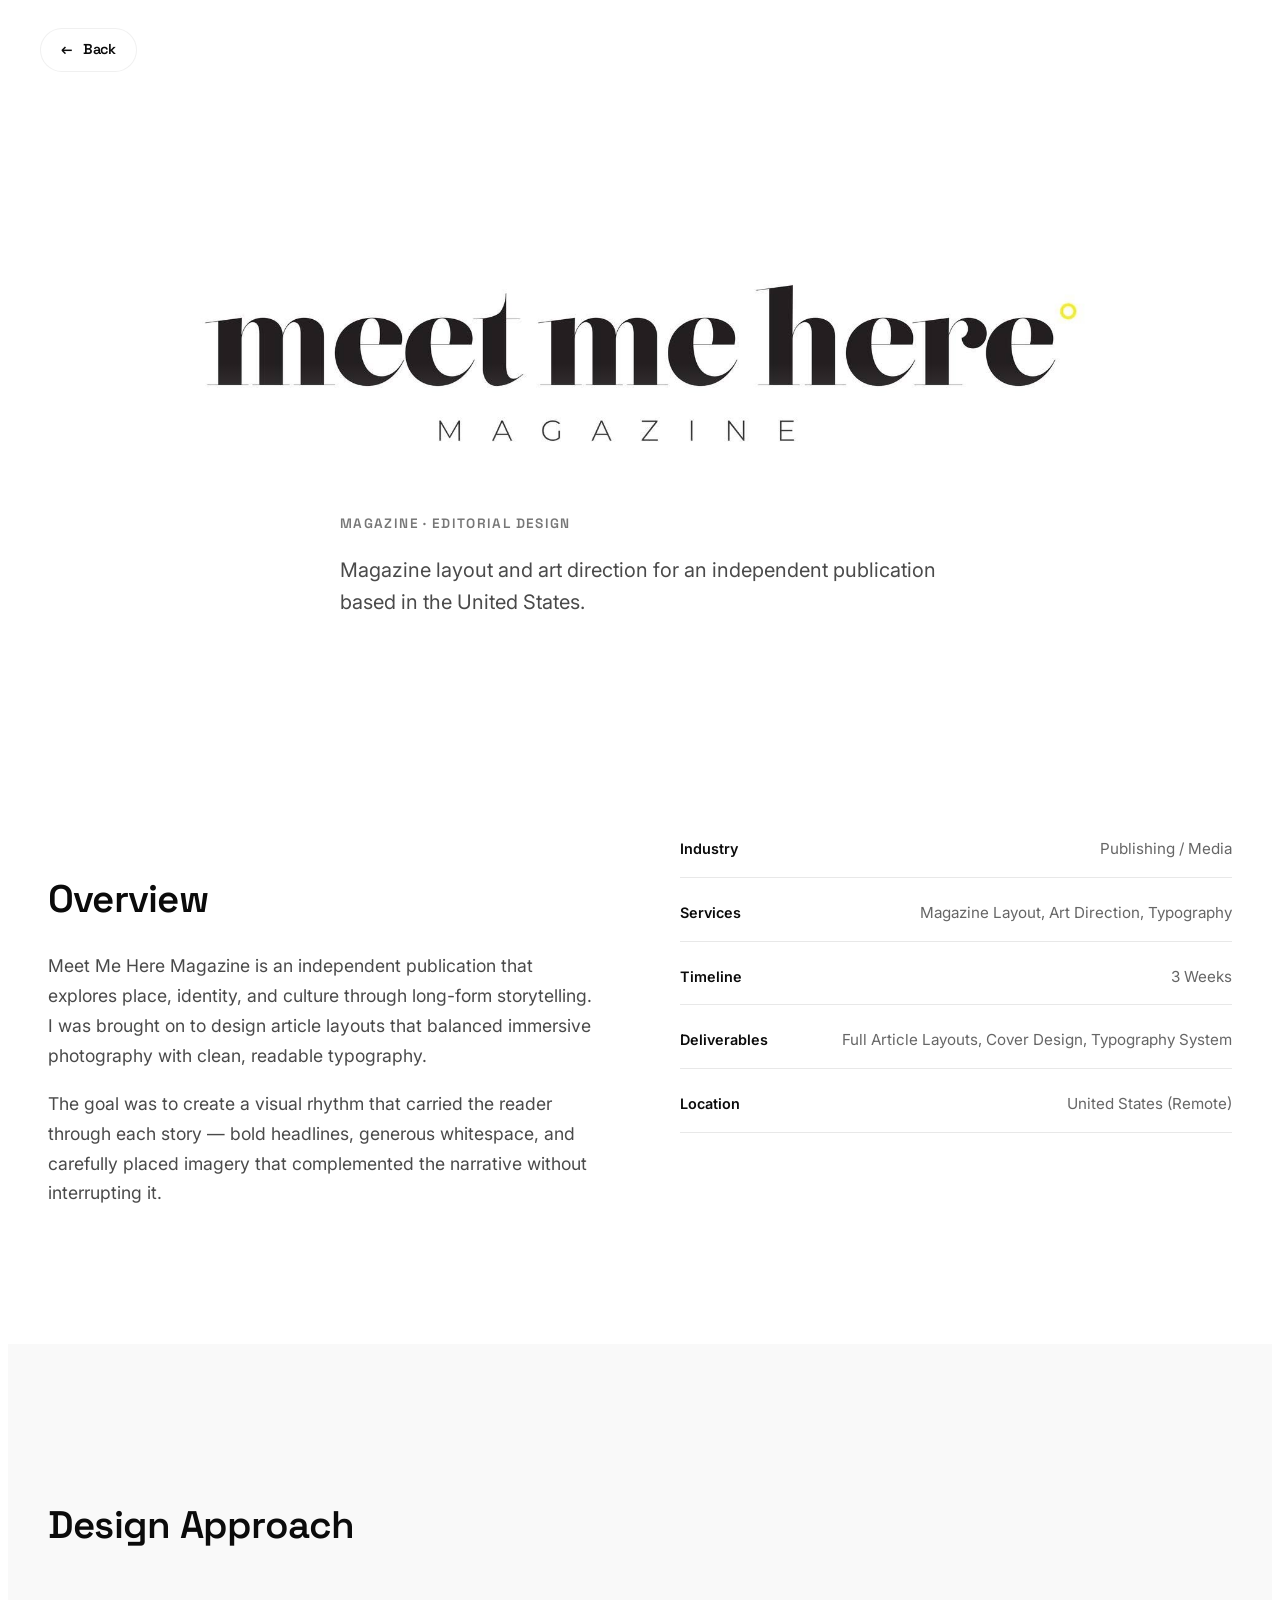
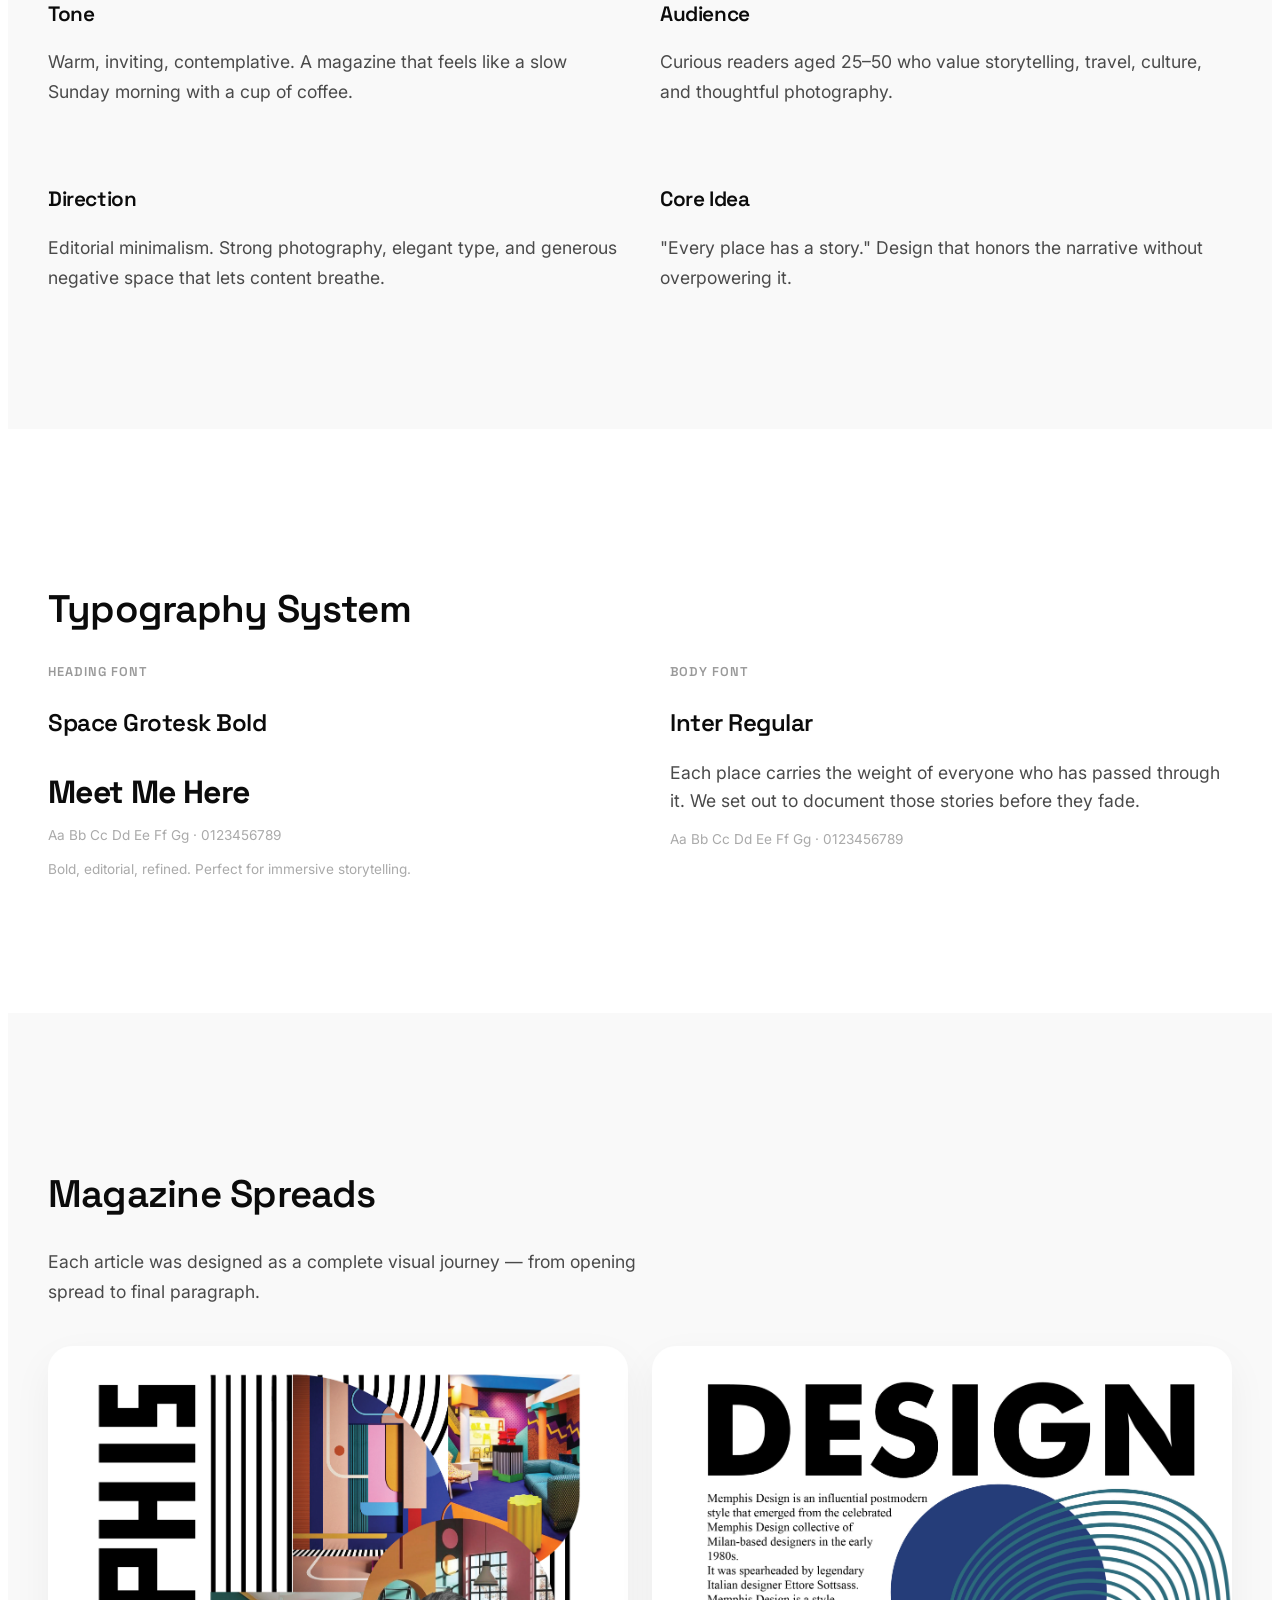
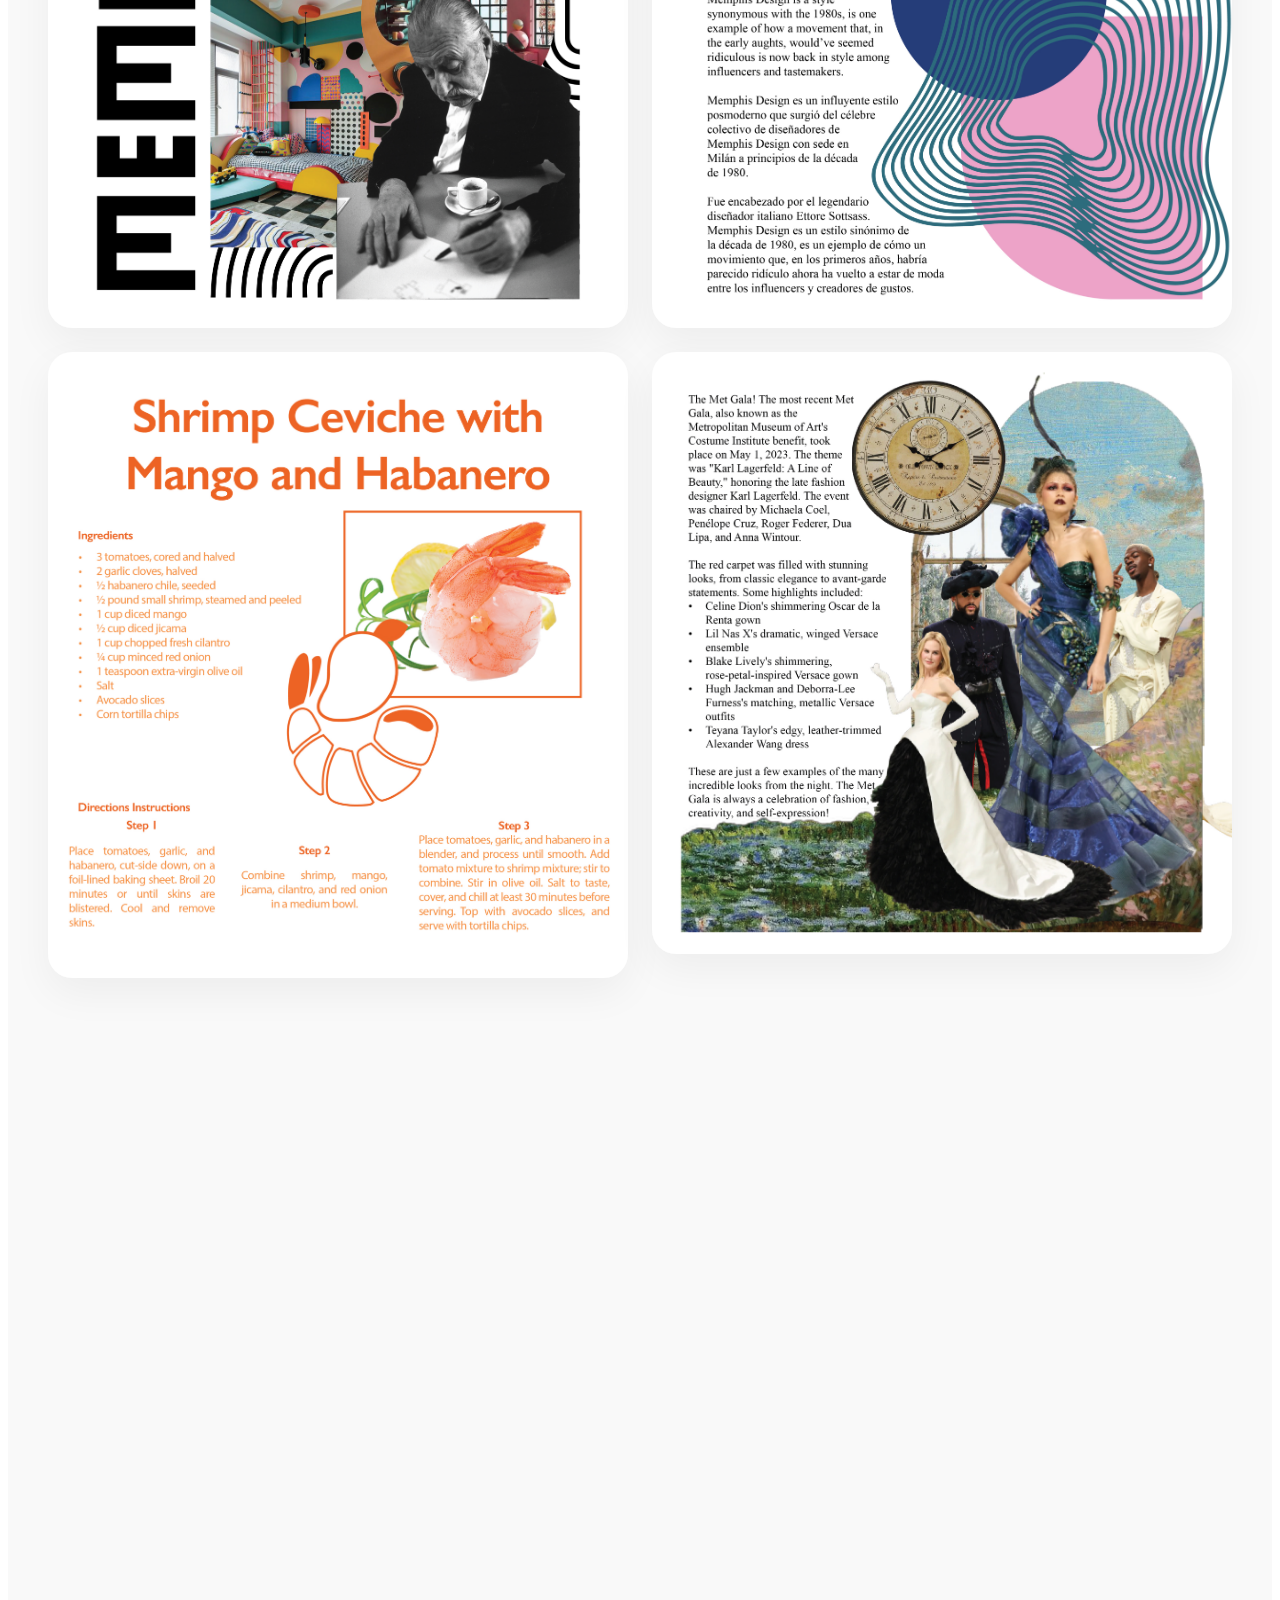
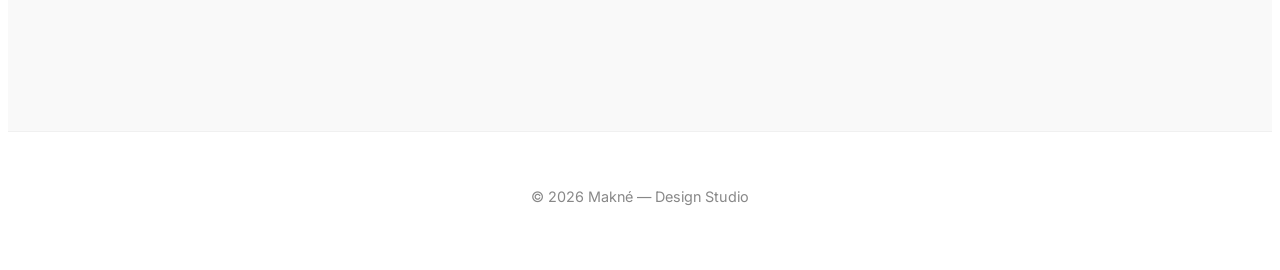
<file: case-study-meetmehere.html>
<!DOCTYPE html>
<html lang="en" style="visibility:hidden">
<head>
  <meta charset="UTF-8">
  <meta name="viewport" content="width=device-width, initial-scale=1.0, viewport-fit=cover">
  <meta name="format-detection" content="telephone=no">
  <meta name="description" content="Meet Me Here Magazine — Editorial Design Case Study by Makné. Magazine layout and art direction for a US-based independent publication.">
  <title>Meet Me Here Magazine — Case Study | Makné</title>

  <!-- Detección de idioma -->
  <script src="js/lang-detect.js"></script>
  <script>
    setTimeout(function () {
      document.documentElement.style.visibility = '';
    }, 600);
  </script>
  <noscript><style>html{visibility:visible !important}</style></noscript>

  <!-- hreflang -->
  <link rel="alternate" hreflang="en" href="https://aaronswagd.github.io/makne/case-study-meetmehere.html" />
  <link rel="alternate" hreflang="es" href="https://aaronswagd.github.io/makne/es/case-study-meetmehere.html" />
  <link rel="alternate" hreflang="x-default" href="https://aaronswagd.github.io/makne/case-study-meetmehere.html" />

  <!-- Open Graph -->
  <meta property="og:type" content="article">
  <meta property="og:title" content="Meet Me Here Magazine — Case Study | Makné">
  <meta property="og:description" content="Magazine layout and art direction for a US-based independent publication.">
  <meta property="og:image" content="https://aaronswagd.github.io/makne/img/preview.jpg">
  <meta property="og:image:width" content="1200">
  <meta property="og:image:height" content="630">
  <meta property="og:url" content="https://aaronswagd.github.io/makne/case-study-meetmehere.html">

  <!-- Twitter Card -->
  <meta name="twitter:card" content="summary_large_image">
  <meta name="twitter:title" content="Meet Me Here Magazine — Case Study | Makné">
  <meta name="twitter:description" content="Magazine layout and art direction for a US-based independent publication.">
  <meta name="twitter:image" content="https://aaronswagd.github.io/makne/img/preview.jpg">

  <link rel="icon" type="image/png" href="images/logo.png">
  <link rel="preconnect" href="https://fonts.googleapis.com">
  <link rel="preconnect" href="https://fonts.gstatic.com" crossorigin>
  <link href="https://fonts.googleapis.com/css2?family=Inter:opsz,wght@14..32,400;14..32,500;14..32,600&family=Space+Grotesk:wght@400;500;600;700&display=swap" rel="stylesheet">

  <link rel="stylesheet" href="css/case-study.css">
</head>
<body>

  <a href="index.html" class="back-link"><span class="back-arrow">←</span> Back</a>

  <section class="cs-hero">
    <div class="cs-hero-image">
      <img src="img/logo-meet.jpg" alt="Meet Me Here Magazine cover" class="cs-hero-img">
    </div>
    <div class="cs-hero-info container">
      <span class="cs-category reveal-fade">Magazine · Editorial Design</span>
      <p class="cs-subtitle reveal-fade">Magazine layout and art direction for an independent publication based in the United States.</p>
    </div>
  </section>

  <section class="cs-section">
    <div class="container cs-overview-grid reveal-fade">
      <div class="cs-overview-text">
        <h2 class="cs-section-title">Overview</h2>
        <p class="cs-body">Meet Me Here Magazine is an independent publication that explores place, identity, and culture through long-form storytelling. I was brought on to design article layouts that balanced immersive photography with clean, readable typography.</p>
        <p class="cs-body">The goal was to create a visual rhythm that carried the reader through each story — bold headlines, generous whitespace, and carefully placed imagery that complemented the narrative without interrupting it.</p>
      </div>
      <div class="cs-overview-details">
        <div class="cs-detail-row"><span class="cs-detail-label">Industry</span><span class="cs-detail-value">Publishing / Media</span></div>
        <div class="cs-detail-row"><span class="cs-detail-label">Services</span><span class="cs-detail-value">Magazine Layout, Art Direction, Typography</span></div>
        <div class="cs-detail-row"><span class="cs-detail-label">Timeline</span><span class="cs-detail-value">3 Weeks</span></div>
        <div class="cs-detail-row"><span class="cs-detail-label">Deliverables</span><span class="cs-detail-value">Full Article Layouts, Cover Design, Typography System</span></div>
        <div class="cs-detail-row"><span class="cs-detail-label">Location</span><span class="cs-detail-value">United States (Remote)</span></div>
      </div>
    </div>
  </section>

  <section class="cs-section cs-bg-light">
    <div class="container reveal-fade">
      <h2 class="cs-section-title">Design Approach</h2>
      <div class="cs-strategy-grid">
        <div class="cs-strategy-item"><h3 class="cs-strategy-title">Tone</h3><p class="cs-body">Warm, inviting, contemplative. A magazine that feels like a slow Sunday morning with a cup of coffee.</p></div>
        <div class="cs-strategy-item"><h3 class="cs-strategy-title">Audience</h3><p class="cs-body">Curious readers aged 25–50 who value storytelling, travel, culture, and thoughtful photography.</p></div>
        <div class="cs-strategy-item"><h3 class="cs-strategy-title">Direction</h3><p class="cs-body">Editorial minimalism. Strong photography, elegant type, and generous negative space that lets content breathe.</p></div>
        <div class="cs-strategy-item"><h3 class="cs-strategy-title">Core Idea</h3><p class="cs-body">"Every place has a story." Design that honors the narrative without overpowering it.</p></div>
      </div>
    </div>
  </section>

  <section class="cs-section">
    <div class="container reveal-fade">
      <h2 class="cs-section-title">Typography System</h2>
      <div class="cs-type-grid">
        <div class="cs-type-block">
          <span class="cs-type-label">Heading Font</span>
          <h3 class="cs-type-display">Space Grotesk Bold</h3>
          <p class="cs-type-sample-heading">Meet Me Here</p>
          <p class="cs-type-chars">Aa Bb Cc Dd Ee Ff Gg · 0123456789</p>
          <p class="cs-type-chars">Bold, editorial, refined. Perfect for immersive storytelling.</p>
        </div>
        <div class="cs-type-block">
          <span class="cs-type-label">Body Font</span>
          <h3 class="cs-type-display">Inter Regular</h3>
          <p class="cs-type-sample-body">Each place carries the weight of everyone who has passed through it. We set out to document those stories before they fade.</p>
          <p class="cs-type-chars">Aa Bb Cc Dd Ee Ff Gg · 0123456789</p>
        </div>
      </div>
    </div>
  </section>

  <section class="cs-section cs-bg-light">
    <div class="container reveal-fade">
      <h2 class="cs-section-title">Magazine Spreads</h2>
      <p class="cs-body cs-max-600">Each article was designed as a complete visual journey — from opening spread to final paragraph.</p>
    </div>
    <div class="cs-mockup-grid container reveal-fade">
      <div class="cs-mockup-item cs-mockup-item--large"><img src="img/meet/Memphis Design 1.jpg" loading="lazy"></div>
      <div class="cs-mockup-item cs-mockup-item--large"><img src="img/meet/Memphis Design 2.jpg" loading="lazy"></div>
      <div class="cs-mockup-item cs-mockup-item--large"><img src="img/meet/ceviche.jpg" loading="lazy"></div>
      <div class="cs-mockup-item"><img src="img/meet/Met Gala.jpg" alt="Eclipse spread" loading="lazy"></div>
    </div>
  </section>

  <section class="cs-section cs-bg-light">
    <div class="container reveal-fade">
      <div class="cs-final-cta">
        <h2 class="cs-final-title">Want this level for your publication?</h2>
        <p class="cs-final-sub">Editorial design that honors the story and captivates the reader.</p>
        <div class="cs-cta-group">
          <a href="https://wa.me/526563580671?text=Hi%20Makné,%20I'm%20interested%20in%20a%20design%20project" class="cs-btn-primary" target="_blank" rel="noopener noreferrer">Start a Project</a>
          <a href="index.html#work" class="cs-btn-secondary">View More Work</a>
        </div>
        <p class="contact-email">or email <a href="mailto:makne.info@gmail.com?subject=Design%20Project%20Inquiry">makne.info@gmail.com</a></p>
      </div>
    </div>
  </section>

  <footer class="cs-footer">
    <div class="container"><p>© 2026 Makné — Design Studio</p></div>
  </footer>

  <script src="js/case-study.js"></script>
</body>
</html>
</file>
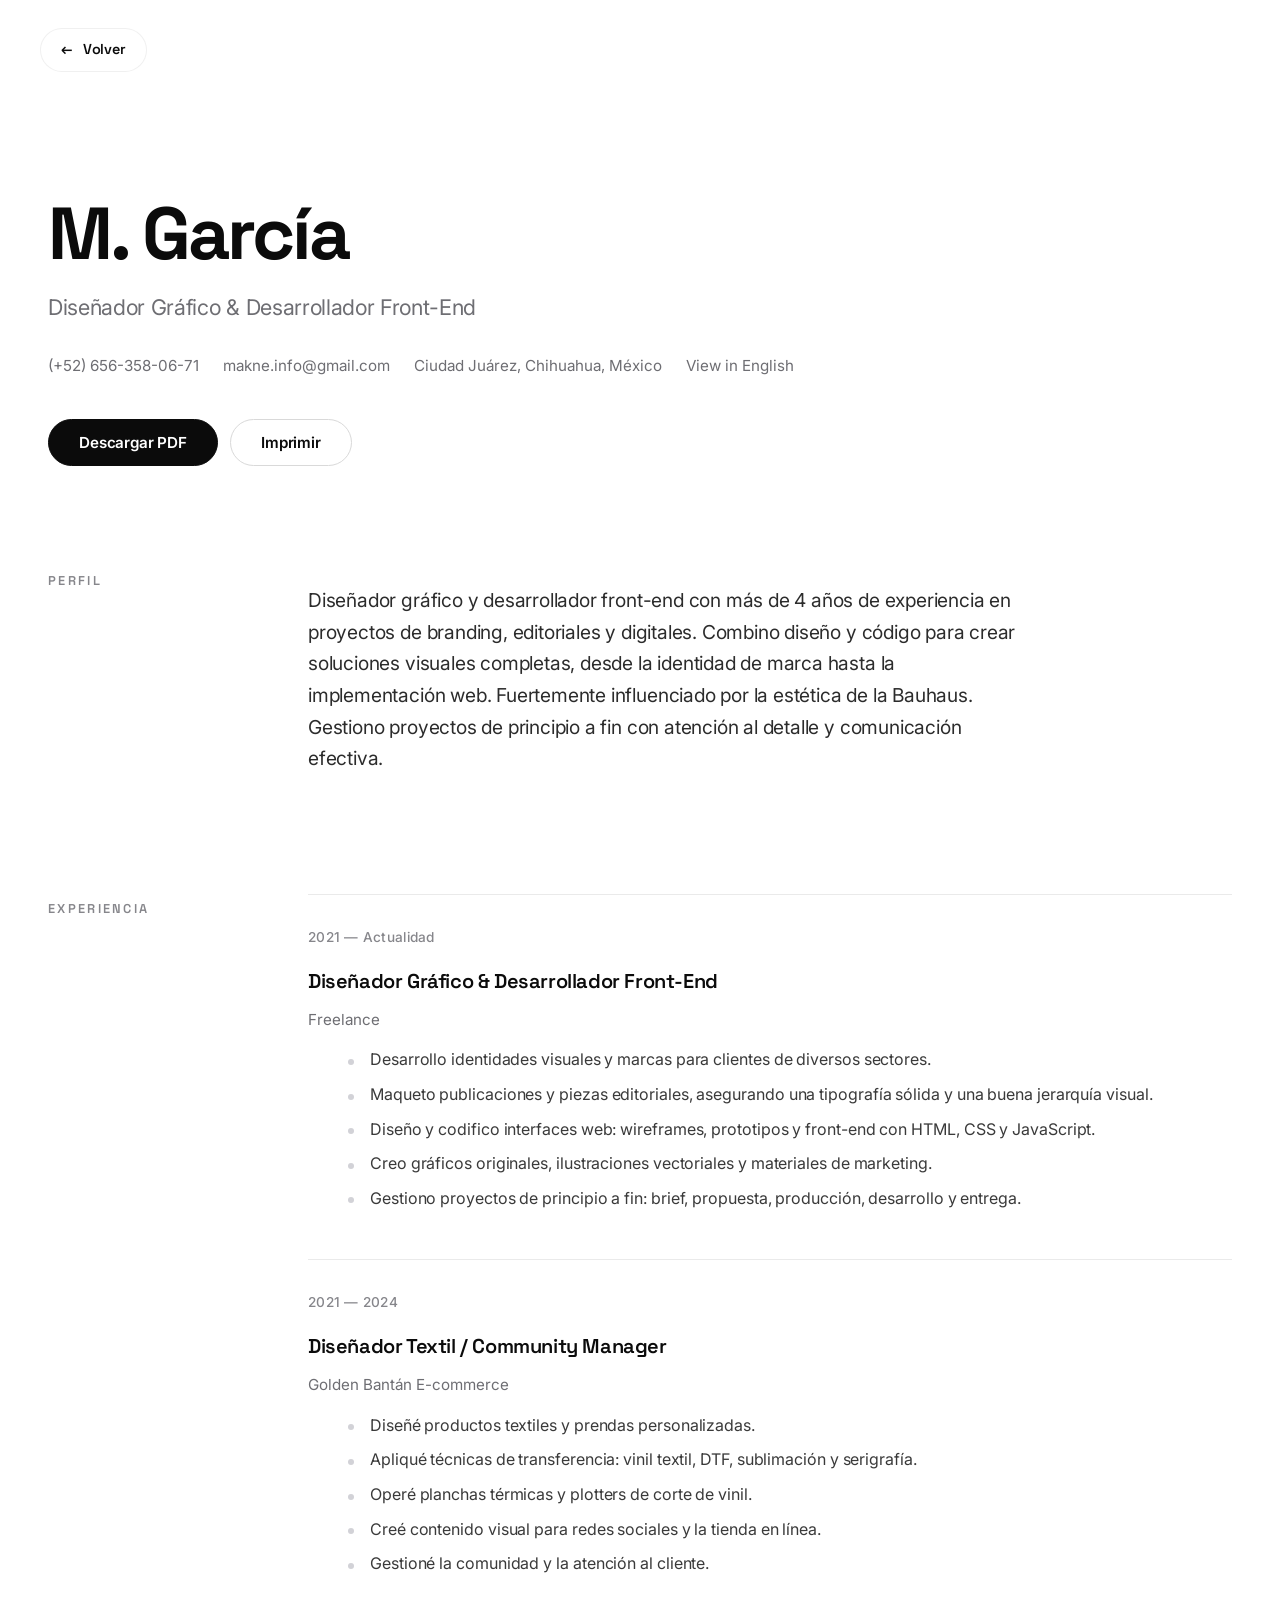
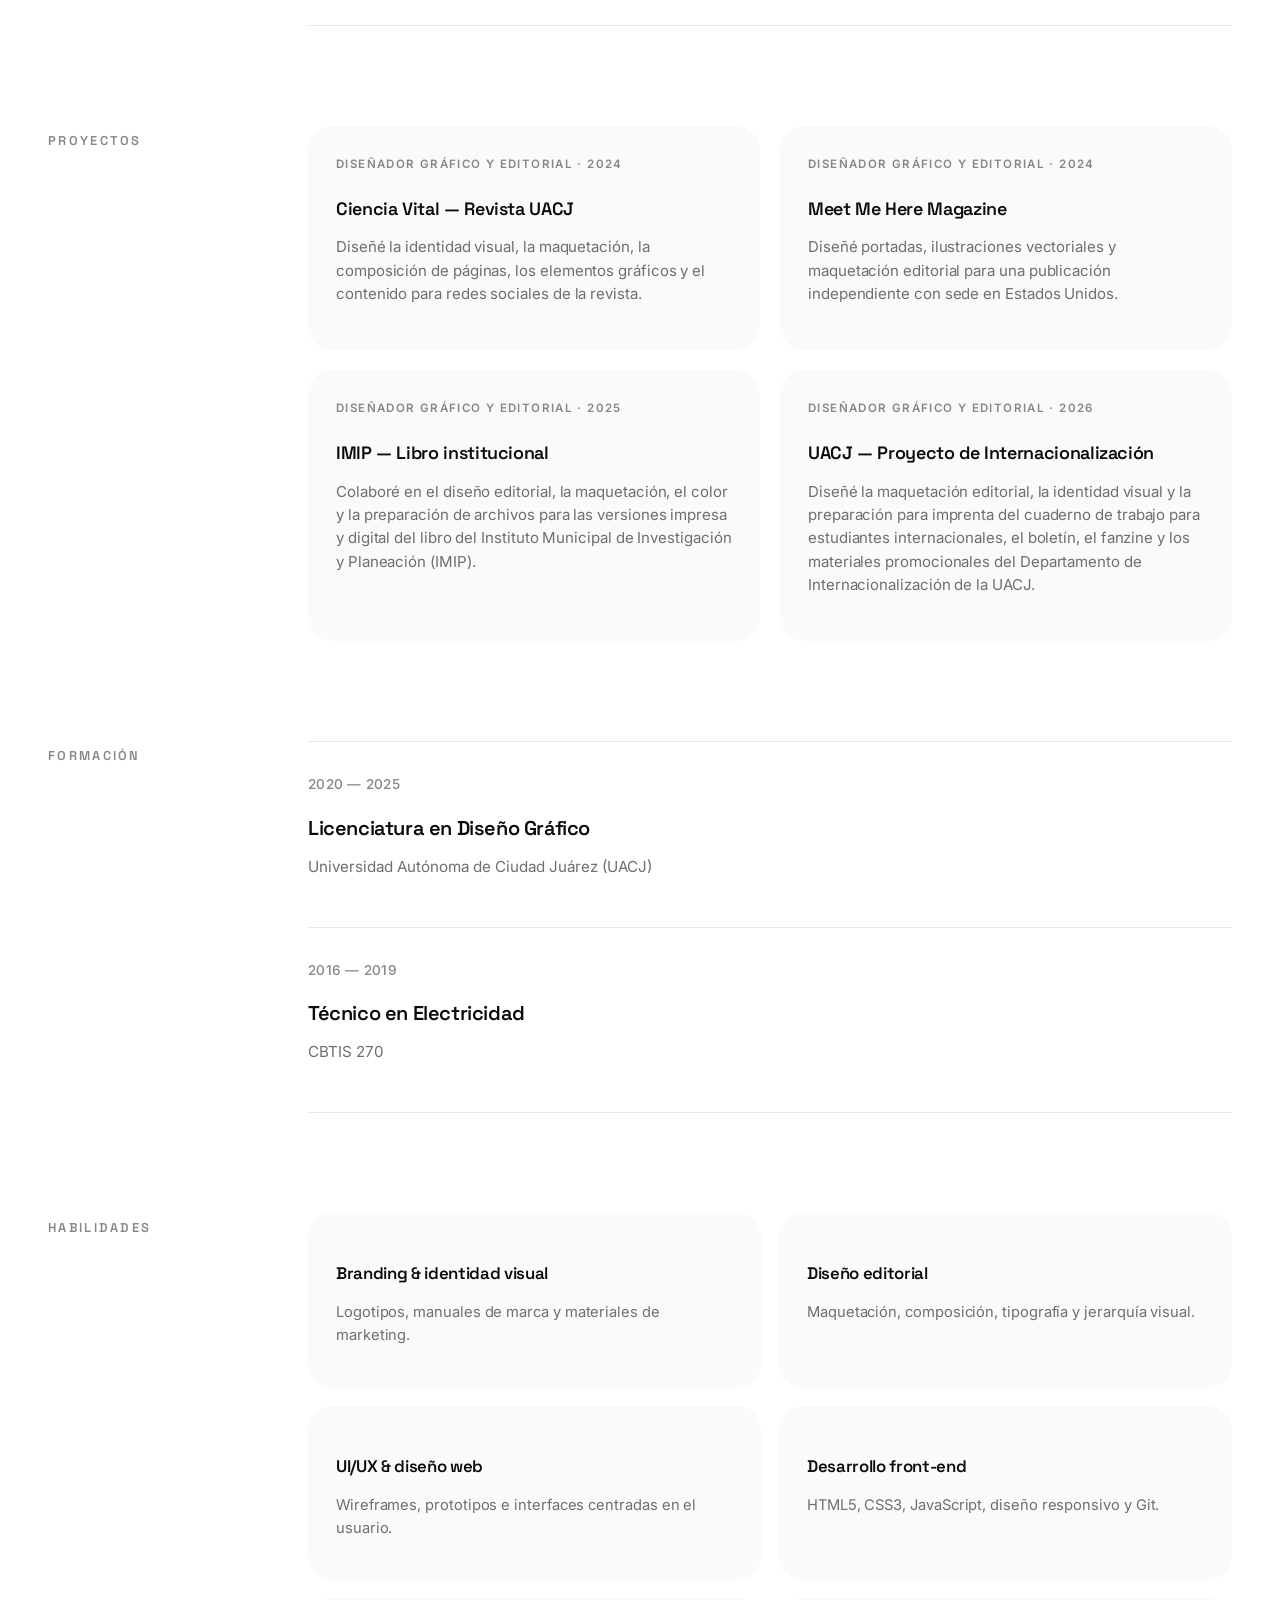
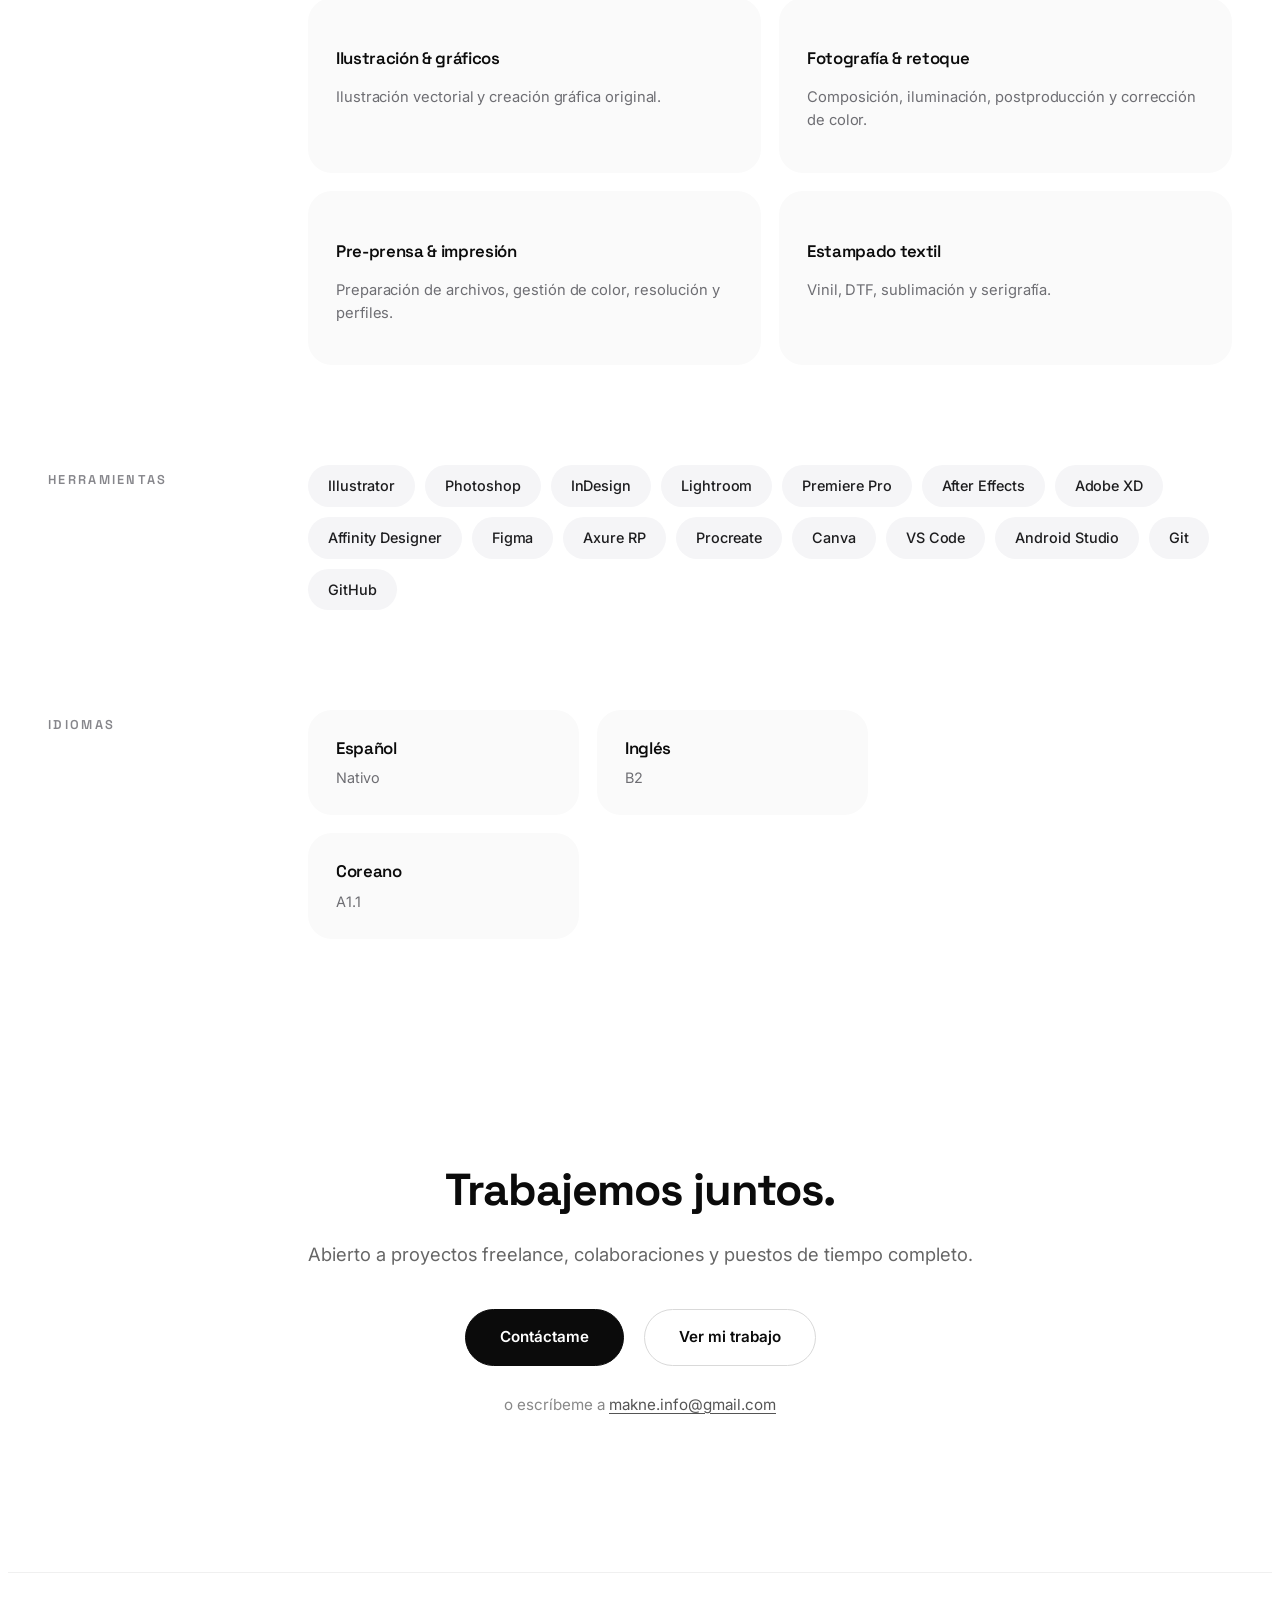
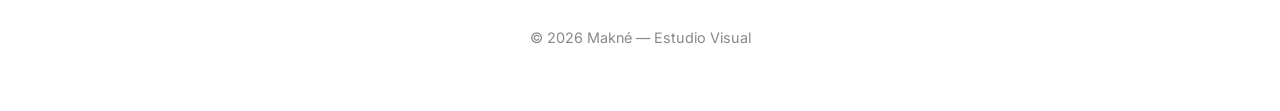
<file: cv-es.html>
<!DOCTYPE html>
<html lang="es">
<head>
  <meta charset="UTF-8">
  <meta name="viewport" content="width=device-width, initial-scale=1.0, viewport-fit=cover">
  <title>CV | Makné — M. García</title>
  <meta name="description" content="M. García — Diseñador Gráfico y Desarrollador Front-End. | Branding, editorial, UI/UX y código.">

  <!-- hreflang: relación entre versiones de idioma -->
  <link rel="alternate" hreflang="en" href="https://aaronswagd.github.io/makne/cv.html" />
  <link rel="alternate" hreflang="es" href="https://aaronswagd.github.io/makne/cv-es.html" />
  <link rel="alternate" hreflang="x-default" href="https://aaronswagd.github.io/makne/cv.html" />

  <link rel="icon" type="image/png" href="images/logo.png">
  <link rel="preconnect" href="https://fonts.googleapis.com">
  <link rel="preconnect" href="https://fonts.gstatic.com" crossorigin>
  <link href="https://fonts.googleapis.com/css2?family=Inter:opsz,wght@14..32,400;14..32,500;14..32,600&family=Space+Grotesk:wght@400;500;600;700&display=swap" rel="stylesheet">

  <link rel="stylesheet" href="css/case-study.css">
  <link rel="stylesheet" href="css/cv.css">
</head>
  
<body>

  <!-- ENLACE DE REGRESO -->
  <a href="index.html" class="back-link">
    <span class="back-arrow">←</span> Volver
  </a>

  <main class="cv-page">

    <!-- CONTENIDO DEL CV -->
    <div class="container">

      <!-- ENCABEZADO -->
      <header class="cv-header">
        <h1 class="cv-name">M. García</h1>
        <p class="cv-role">Diseñador Gráfico &amp; Desarrollador Front-End</p>
        <div class="cv-contact">
          <a href="https://wa.me/526563580671?text=Hola%20Makné,%20me%20gustaría%20contactarte" target="_blank" rel="noopener noreferrer" aria-label="Escríbeme por WhatsApp">(+52) 656-358-06-71</a>
          <a href="mailto:makne.info@gmail.com" aria-label="Envíame un correo">makne.info@gmail.com</a>
          <span>Ciudad Juárez, Chihuahua, México</span>
          <span><a href="cv.html">View in English</a></span>
        </div>
        <div class="cv-actions">
          <a href="cv/M_Garcia_CV.pdf" download class="cv-btn cv-btn--primary">Descargar PDF</a>
          <button onclick="window.print()" class="cv-btn cv-btn--ghost">Imprimir</button>
        </div>
      </header>

      <!-- PERFIL -->
      <section class="cv-section">
        <h2 class="cv-section-title">Perfil</h2>
        <p class="cv-summary">
          Diseñador gráfico y desarrollador front-end con más de 4 años de experiencia en proyectos de branding, editoriales y digitales. Combino diseño y código para crear soluciones visuales completas, desde la identidad de marca hasta la implementación web. Fuertemente influenciado por la estética de la Bauhaus. Gestiono proyectos de principio a fin con atención al detalle y comunicación efectiva.
        </p>
      </section>

      <!-- EXPERIENCIA -->
      <section class="cv-section">
        <h2 class="cv-section-title">Experiencia</h2>
        <div>
          <div class="cv-row">
            <div class="cv-row-meta">2021 — Actualidad</div>
            <h3 class="cv-row-role">Diseñador Gráfico &amp; Desarrollador Front-End</h3>
            <p class="cv-row-company">Freelance</p>
            <ul>
              <li>Desarrollo identidades visuales y marcas para clientes de diversos sectores.</li>
              <li>Maqueto publicaciones y piezas editoriales, asegurando una tipografía sólida y una buena jerarquía visual.</li>
              <li>Diseño y codifico interfaces web: wireframes, prototipos y front-end con HTML, CSS y JavaScript.</li>
              <li>Creo gráficos originales, ilustraciones vectoriales y materiales de marketing.</li>
              <li>Gestiono proyectos de principio a fin: brief, propuesta, producción, desarrollo y entrega.</li>
            </ul>
          </div>

          <div class="cv-row">
            <div class="cv-row-meta">2021 — 2024</div>
            <h3 class="cv-row-role">Diseñador Textil / Community Manager</h3>
            <p class="cv-row-company">Golden Bantán E-commerce</p>
            <ul>
              <li>Diseñé productos textiles y prendas personalizadas.</li>
              <li>Apliqué técnicas de transferencia: vinil textil, DTF, sublimación y serigrafía.</li>
              <li>Operé planchas térmicas y plotters de corte de vinil.</li>
              <li>Creé contenido visual para redes sociales y la tienda en línea.</li>
              <li>Gestioné la comunidad y la atención al cliente.</li>
            </ul>
          </div>
        </div>
      </section>

      <!-- PROYECTOS -->
      <section class="cv-section">
        <h2 class="cv-section-title">Proyectos</h2>
        <div class="cv-projects">
          <article class="cv-project">
            <span class="cv-project-tag">Diseñador Gráfico y Editorial · 2024</span>
            <h4>Ciencia Vital — Revista UACJ</h4>
            <p>Diseñé la identidad visual, la maquetación, la composición de páginas, los elementos gráficos y el contenido para redes sociales de la revista.</p>
          </article>
          <article class="cv-project">
            <span class="cv-project-tag">Diseñador Gráfico y Editorial · 2024</span>
            <h4>Meet Me Here Magazine</h4>
            <p>Diseñé portadas, ilustraciones vectoriales y maquetación editorial para una publicación independiente con sede en Estados Unidos.</p>
          </article>
          <article class="cv-project">
            <span class="cv-project-tag">Diseñador Gráfico y Editorial · 2025</span>
            <h4>IMIP — Libro institucional</h4>
            <p>Colaboré en el diseño editorial, la maquetación, el color y la preparación de archivos para las versiones impresa y digital del libro del Instituto Municipal de Investigación y Planeación (IMIP).</p>
          </article>
           <article class="cv-project">
            <span class="cv-project-tag">Diseñador Gráfico y Editorial · 2026</span>
            <h4>UACJ — Proyecto de Internacionalización</h4>
            <p>Diseñé la maquetación editorial, la identidad visual y la preparación para imprenta del cuaderno de trabajo para estudiantes internacionales, el boletín, el fanzine y los materiales promocionales del Departamento de Internacionalización de la UACJ.</p>
          </article>
        </div>
      </section>

      <!-- FORMACIÓN -->
      <section class="cv-section">
        <h2 class="cv-section-title">Formación</h2>
        <div>
          <div class="cv-row">
            <div class="cv-row-meta">2020 — 2025</div>
            <h3 class="cv-row-role">Licenciatura en Diseño Gráfico</h3>
            <p class="cv-row-company">Universidad Autónoma de Ciudad Juárez (UACJ)</p>
          </div>
          <div class="cv-row">
            <div class="cv-row-meta">2016 — 2019</div>
            <h3 class="cv-row-role">Técnico en Electricidad</h3>
            <p class="cv-row-company">CBTIS 270</p>
          </div>
        </div>
      </section>

      <!-- HABILIDADES -->
      <section class="cv-section">
        <h2 class="cv-section-title">Habilidades</h2>
        <div class="cv-skills">
          <div class="cv-skill"><h4>Branding &amp; identidad visual</h4><p>Logotipos, manuales de marca y materiales de marketing.</p></div>
          <div class="cv-skill"><h4>Diseño editorial</h4><p>Maquetación, composición, tipografía y jerarquía visual.</p></div>
          <div class="cv-skill"><h4>UI/UX &amp; diseño web</h4><p>Wireframes, prototipos e interfaces centradas en el usuario.</p></div>
          <div class="cv-skill"><h4>Desarrollo front-end</h4><p>HTML5, CSS3, JavaScript, diseño responsivo y Git.</p></div>
          <div class="cv-skill"><h4>Ilustración &amp; gráficos</h4><p>Ilustración vectorial y creación gráfica original.</p></div>
          <div class="cv-skill"><h4>Fotografía &amp; retoque</h4><p>Composición, iluminación, postproducción y corrección de color.</p></div>
          <div class="cv-skill"><h4>Pre-prensa &amp; impresión</h4><p>Preparación de archivos, gestión de color, resolución y perfiles.</p></div>
          <div class="cv-skill"><h4>Estampado textil</h4><p>Vinil, DTF, sublimación y serigrafía.</p></div>
        </div>
      </section>

      <!-- HERRAMIENTAS -->
      <section class="cv-section">
        <h2 class="cv-section-title">Herramientas</h2>
        <div class="cv-tags">
          <span class="cv-tag">Illustrator</span>
          <span class="cv-tag">Photoshop</span>
          <span class="cv-tag">InDesign</span>
          <span class="cv-tag">Lightroom</span>
          <span class="cv-tag">Premiere Pro</span>
          <span class="cv-tag">After Effects</span>
          <span class="cv-tag">Adobe XD</span>
          <span class="cv-tag">Affinity Designer</span>
          <span class="cv-tag">Figma</span>
          <span class="cv-tag">Axure RP</span>
          <span class="cv-tag">Procreate</span>
          <span class="cv-tag">Canva</span>
          <span class="cv-tag">VS Code</span>
          <span class="cv-tag">Android Studio</span>
          <span class="cv-tag">Git</span>
          <span class="cv-tag">GitHub</span>
        </div>
      </section>

      <!-- IDIOMAS -->
      <section class="cv-section">
        <h2 class="cv-section-title">Idiomas</h2>
        <div class="cv-langs">
          <div class="cv-lang"><strong>Español</strong><span>Nativo</span></div>
          <div class="cv-lang"><strong>Inglés</strong><span>B2</span></div>
          <div class="cv-lang"><strong>Coreano</strong><span>A1.1</span></div>
        </div>
      </section>

    </div>

    <!-- ===== CTA FINAL ===== -->
    <section class="cs-section">
      <div class="container">
        <div class="cs-final-cta">
          <h2 class="cs-final-title">Trabajemos juntos.</h2>
          <p class="cs-final-sub">Abierto a proyectos freelance, colaboraciones y puestos de tiempo completo.</p>
          <div class="cs-cta-group">
            <a href="https://wa.me/526563580671?text=Hola%20Makné,%20me%20gustaría%20trabajar%20contigo" class="cs-btn-primary" target="_blank" rel="noopener noreferrer">Contáctame</a>
            <a href="index.html#work" class="cs-btn-secondary">Ver mi trabajo</a>
          </div>
          <p class="contact-email">o escríbeme a <a href="mailto:makne.info@gmail.com?subject=Trabajar%20con%20Makné">makne.info@gmail.com</a></p>
        </div>
      </div>
    </section>

  </main>

  <!-- ===== PIE DE PÁGINA ===== -->
  <footer class="cs-footer">
    <div class="container"><p>© 2026 Makné — Estudio Visual</p></div>
  </footer>

  <script src="js/case-study.js"></script>
</body>
</html>
</file>
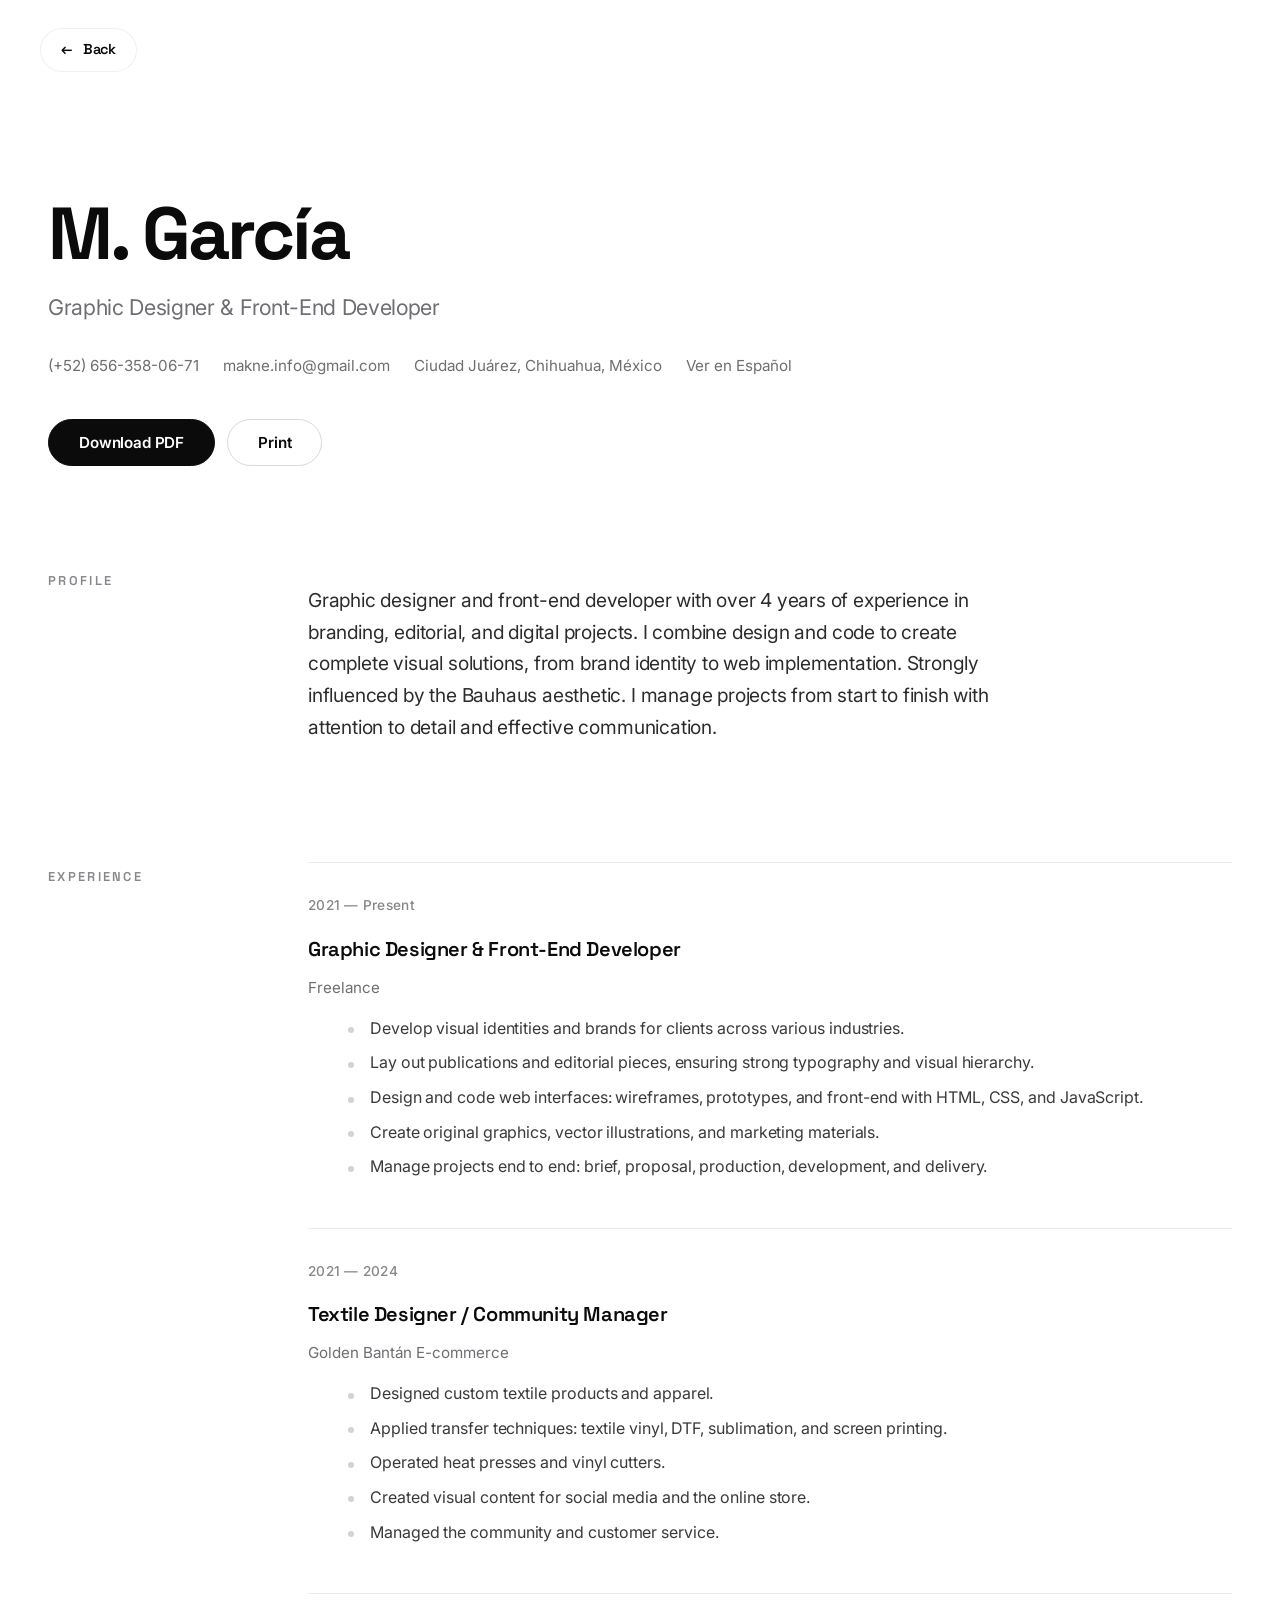
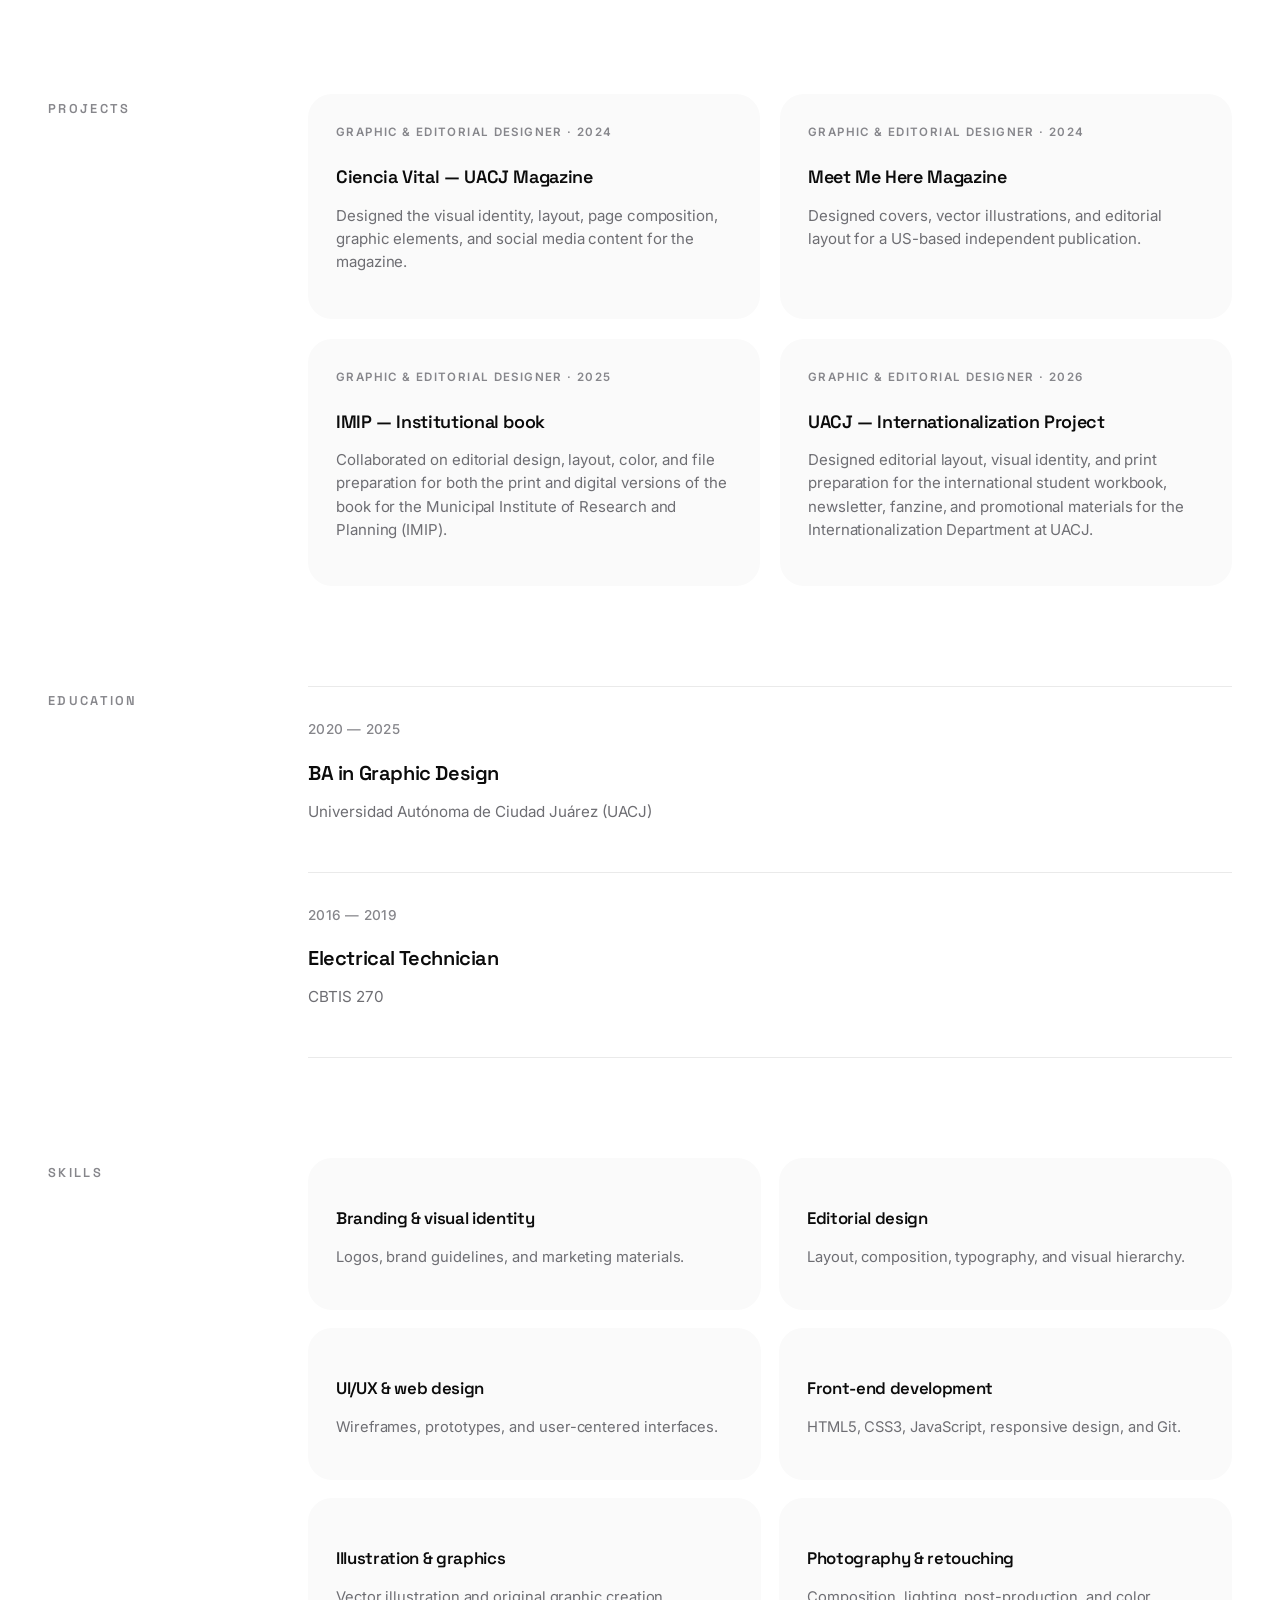
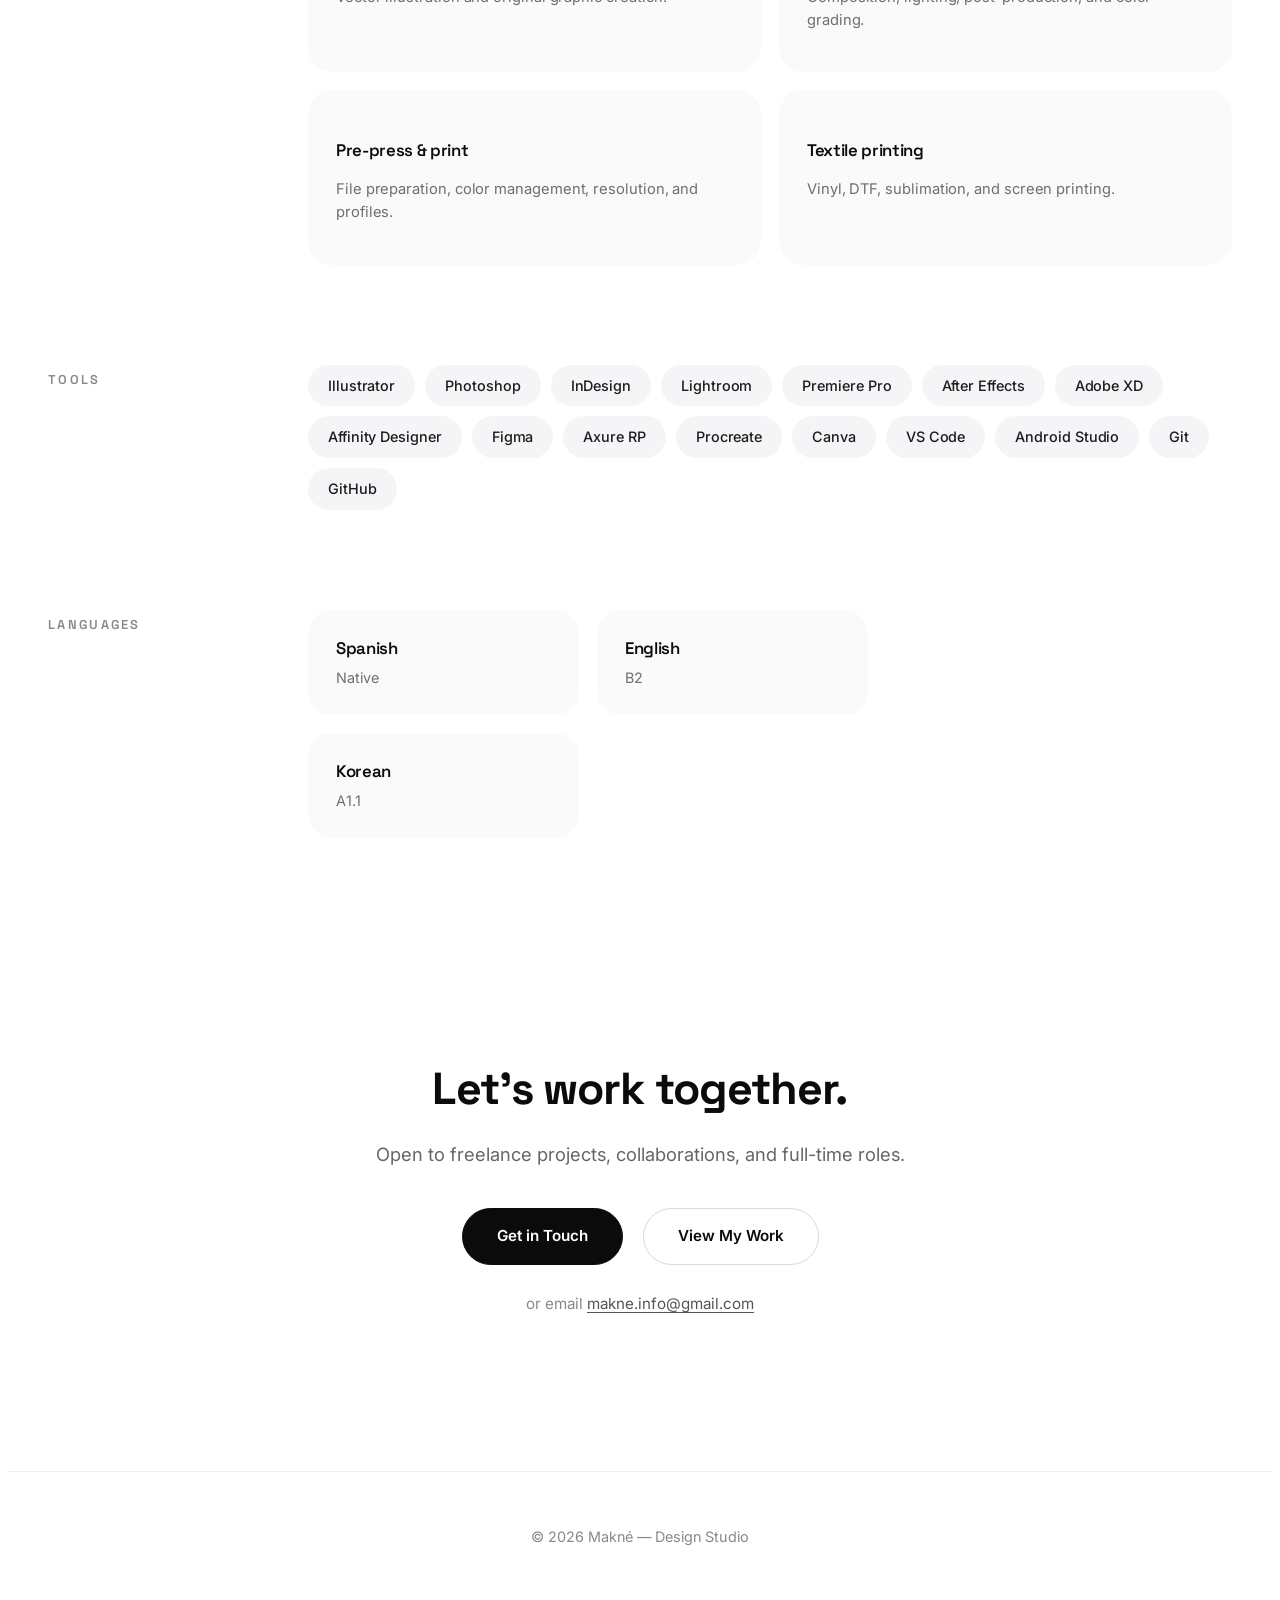
<file: cv.html>
<!DOCTYPE html>
<html lang="en">
<head>
  <meta charset="UTF-8">
  <meta name="viewport" content="width=device-width, initial-scale=1.0, viewport-fit=cover">
  <title>CV | Makné — M. García</title>
  <meta name="description" content="M. García — Graphic Designer & Front-End Developer. | Branding, editorial, UI/UX, and code.">

  <!-- hreflang: relación entre versiones de idioma -->
  <link rel="alternate" hreflang="en" href="https://aaronswagd.github.io/makne/cv.html" />
  <link rel="alternate" hreflang="es" href="https://aaronswagd.github.io/makne/cv-es.html" />
  <link rel="alternate" hreflang="x-default" href="https://aaronswagd.github.io/makne/cv.html" />

  <link rel="icon" type="image/png" href="images/logo.png">
  <link rel="preconnect" href="https://fonts.googleapis.com">
  <link rel="preconnect" href="https://fonts.gstatic.com" crossorigin>
  <link href="https://fonts.googleapis.com/css2?family=Inter:opsz,wght@14..32,400;14..32,500;14..32,600&family=Space+Grotesk:wght@400;500;600;700&display=swap" rel="stylesheet">

  <link rel="stylesheet" href="css/case-study.css">
  <link rel="stylesheet" href="css/cv.css">
</head>
<body>

  <!-- BACK LINK -->
  <a href="index.html" class="back-link">
    <span class="back-arrow">←</span> Back
  </a>

  <main class="cv-page">

    <!-- CV CONTENT -->
    <div class="container">

      <!-- HEADER -->
      <header class="cv-header">
        <h1 class="cv-name">M. García</h1>
        <p class="cv-role">Graphic Designer &amp; Front-End Developer</p>
        <div class="cv-contact">
          <a href="https://wa.me/526563580671?text=Hi%20Makné,%20I'd%20like%20to%20contact%20you" target="_blank" rel="noopener noreferrer" aria-label="Message me on WhatsApp">(+52) 656-358-06-71</a>
          <a href="mailto:makne.info@gmail.com" aria-label="Send me an email">makne.info@gmail.com</a>
          <span>Ciudad Juárez, Chihuahua, México</span>
          <span><a href="cv-es.html">Ver en Español</a></span>
        </div>
        <div class="cv-actions">
          <a href="cv/M_Garcia_CV.pdf" download class="cv-btn cv-btn--primary">Download PDF</a>
          <button onclick="window.print()" class="cv-btn cv-btn--ghost">Print</button>
        </div>
      </header>

      <!-- PROFILE -->
      <section class="cv-section">
        <h2 class="cv-section-title">Profile</h2>
        <p class="cv-summary">
          Graphic designer and front-end developer with over 4 years of experience in branding, editorial, and digital projects. I combine design and code to create complete visual solutions, from brand identity to web implementation. Strongly influenced by the Bauhaus aesthetic. I manage projects from start to finish with attention to detail and effective communication.
        </p>
      </section>

      <!-- EXPERIENCE -->
      <section class="cv-section">
        <h2 class="cv-section-title">Experience</h2>
        <div>
          <div class="cv-row">
            <div class="cv-row-meta">2021 — Present</div>
            <h3 class="cv-row-role">Graphic Designer &amp; Front-End Developer</h3>
            <p class="cv-row-company">Freelance</p>
            <ul>
              <li>Develop visual identities and brands for clients across various industries.</li>
              <li>Lay out publications and editorial pieces, ensuring strong typography and visual hierarchy.</li>
              <li>Design and code web interfaces: wireframes, prototypes, and front-end with HTML, CSS, and JavaScript.</li>
              <li>Create original graphics, vector illustrations, and marketing materials.</li>
              <li>Manage projects end to end: brief, proposal, production, development, and delivery.</li>
            </ul>
          </div>

          <div class="cv-row">
            <div class="cv-row-meta">2021 — 2024</div>
            <h3 class="cv-row-role">Textile Designer / Community Manager</h3>
            <p class="cv-row-company">Golden Bantán E-commerce</p>
            <ul>
              <li>Designed custom textile products and apparel.</li>
              <li>Applied transfer techniques: textile vinyl, DTF, sublimation, and screen printing.</li>
              <li>Operated heat presses and vinyl cutters.</li>
              <li>Created visual content for social media and the online store.</li>
              <li>Managed the community and customer service.</li>
            </ul>
          </div>
        </div>
      </section>

      <!-- PROJECTS -->
      <section class="cv-section">
        <h2 class="cv-section-title">Projects</h2>
        <div class="cv-projects">
          <article class="cv-project">
            <span class="cv-project-tag">Graphic & Editorial Designer · 2024</span>
            <h4>Ciencia Vital — UACJ Magazine</h4>
            <p>Designed the visual identity, layout, page composition, graphic elements, and social media content for the magazine.</p>
          </article>
          <article class="cv-project">
            <span class="cv-project-tag">Graphic & Editorial Designer · 2024</span>
            <h4>Meet Me Here Magazine</h4>
            <p>Designed covers, vector illustrations, and editorial layout for a US-based independent publication.</p>
          </article>
          <article class="cv-project">
            <span class="cv-project-tag">Graphic & Editorial Designer · 2025</span>
            <h4>IMIP — Institutional book</h4>
            <p>Collaborated on editorial design, layout, color, and file preparation for both the print and digital versions of the book for the Municipal Institute of Research and Planning (IMIP).</p>
          </article>
           <article class="cv-project">
            <span class="cv-project-tag">Graphic & Editorial Designer · 2026</span>
            <h4>UACJ — Internationalization Project</h4>
            <p>Designed editorial layout, visual identity, and print preparation for the international student workbook, newsletter, fanzine, and promotional materials for the Internationalization Department at UACJ.</p>
          </article>
        </div>
      </section>

      <!-- EDUCATION -->
      <section class="cv-section">
        <h2 class="cv-section-title">Education</h2>
        <div>
          <div class="cv-row">
            <div class="cv-row-meta">2020 — 2025</div>
            <h3 class="cv-row-role">BA in Graphic Design</h3>
            <p class="cv-row-company">Universidad Autónoma de Ciudad Juárez (UACJ)</p>
          </div>
          <div class="cv-row">
            <div class="cv-row-meta">2016 — 2019</div>
            <h3 class="cv-row-role">Electrical Technician</h3>
            <p class="cv-row-company">CBTIS 270</p>
          </div>
        </div>
      </section>

      <!-- SKILLS -->
      <section class="cv-section">
        <h2 class="cv-section-title">Skills</h2>
        <div class="cv-skills">
          <div class="cv-skill"><h4>Branding &amp; visual identity</h4><p>Logos, brand guidelines, and marketing materials.</p></div>
          <div class="cv-skill"><h4>Editorial design</h4><p>Layout, composition, typography, and visual hierarchy.</p></div>
          <div class="cv-skill"><h4>UI/UX &amp; web design</h4><p>Wireframes, prototypes, and user-centered interfaces.</p></div>
          <div class="cv-skill"><h4>Front-end development</h4><p>HTML5, CSS3, JavaScript, responsive design, and Git.</p></div>
          <div class="cv-skill"><h4>Illustration &amp; graphics</h4><p>Vector illustration and original graphic creation.</p></div>
          <div class="cv-skill"><h4>Photography &amp; retouching</h4><p>Composition, lighting, post-production, and color grading.</p></div>
          <div class="cv-skill"><h4>Pre-press &amp; print</h4><p>File preparation, color management, resolution, and profiles.</p></div>
          <div class="cv-skill"><h4>Textile printing</h4><p>Vinyl, DTF, sublimation, and screen printing.</p></div>
        </div>
      </section>

      <!-- TOOLS -->
      <section class="cv-section">
        <h2 class="cv-section-title">Tools</h2>
        <div class="cv-tags">
          <span class="cv-tag">Illustrator</span>
          <span class="cv-tag">Photoshop</span>
          <span class="cv-tag">InDesign</span>
          <span class="cv-tag">Lightroom</span>
          <span class="cv-tag">Premiere Pro</span>
          <span class="cv-tag">After Effects</span>
          <span class="cv-tag">Adobe XD</span>
          <span class="cv-tag">Affinity Designer</span>
          <span class="cv-tag">Figma</span>
          <span class="cv-tag">Axure RP</span>
          <span class="cv-tag">Procreate</span>
          <span class="cv-tag">Canva</span>
          <span class="cv-tag">VS Code</span>
          <span class="cv-tag">Android Studio</span>
          <span class="cv-tag">Git</span>
          <span class="cv-tag">GitHub</span>
        </div>
      </section>

      <!-- LANGUAGES -->
      <section class="cv-section">
        <h2 class="cv-section-title">Languages</h2>
        <div class="cv-langs">
          <div class="cv-lang"><strong>Spanish</strong><span>Native</span></div>
          <div class="cv-lang"><strong>English</strong><span>B2</span></div>
          <div class="cv-lang"><strong>Korean</strong><span>A1.1</span></div>
        </div>
      </section>

    </div>

    <!-- ===== FINAL CTA ===== -->
    <section class="cs-section">
      <div class="container">
        <div class="cs-final-cta">
          <h2 class="cs-final-title">Let's work together.</h2>
          <p class="cs-final-sub">Open to freelance projects, collaborations, and full-time roles.</p>
          <div class="cs-cta-group">
            <a href="https://wa.me/526563580671?text=Hi%20Makné,%20I'd%20like%20to%20work%20with%20you" class="cs-btn-primary" target="_blank" rel="noopener noreferrer">Get in Touch</a>
            <a href="index.html#work" class="cs-btn-secondary">View My Work</a>
          </div>
          <p class="contact-email">or email <a href="mailto:makne.info@gmail.com?subject=Work%20with%20Makné">makne.info@gmail.com</a></p>
        </div>
      </div>
    </section>

  </main>

  <!-- ===== FOOTER ===== -->
  <footer class="cs-footer">
    <div class="container"><p>© 2026 Makné — Design Studio</p></div>
  </footer>

  <script src="js/case-study.js"></script>
</body>
</html>
</file>
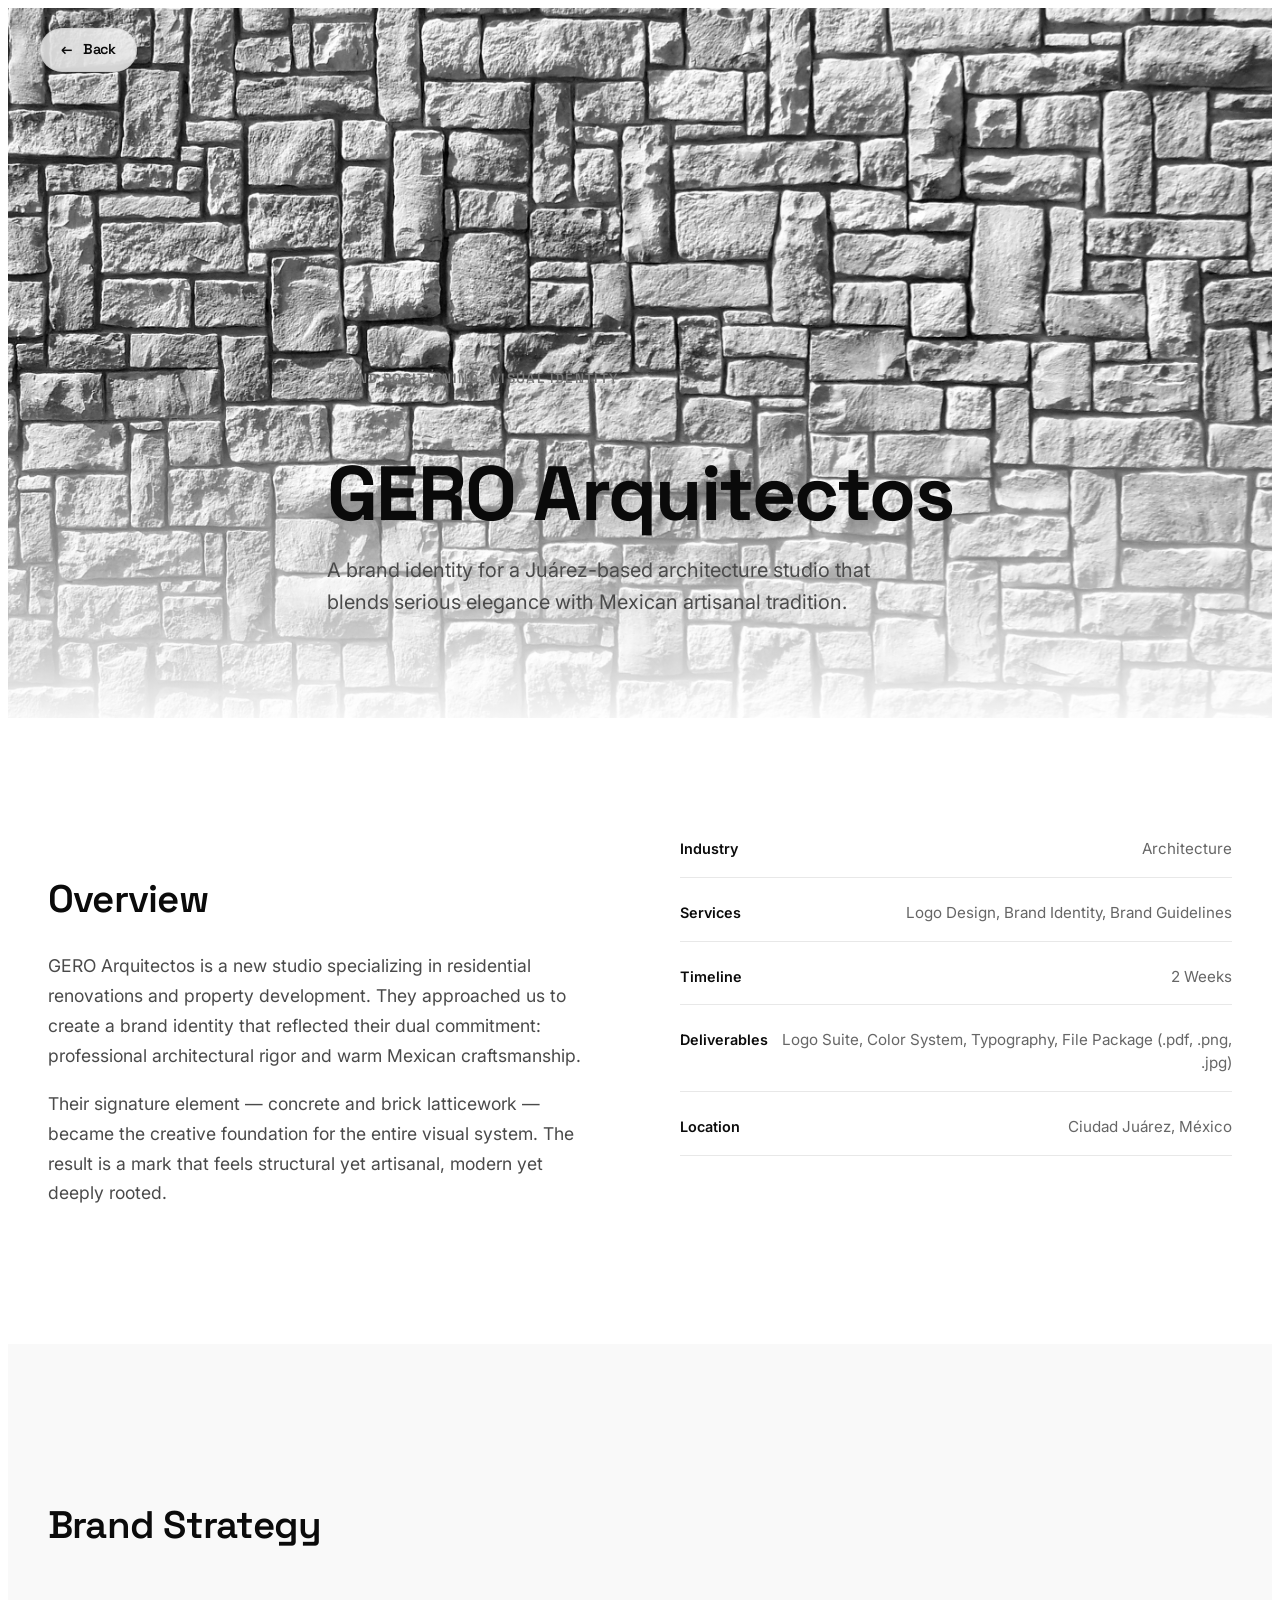
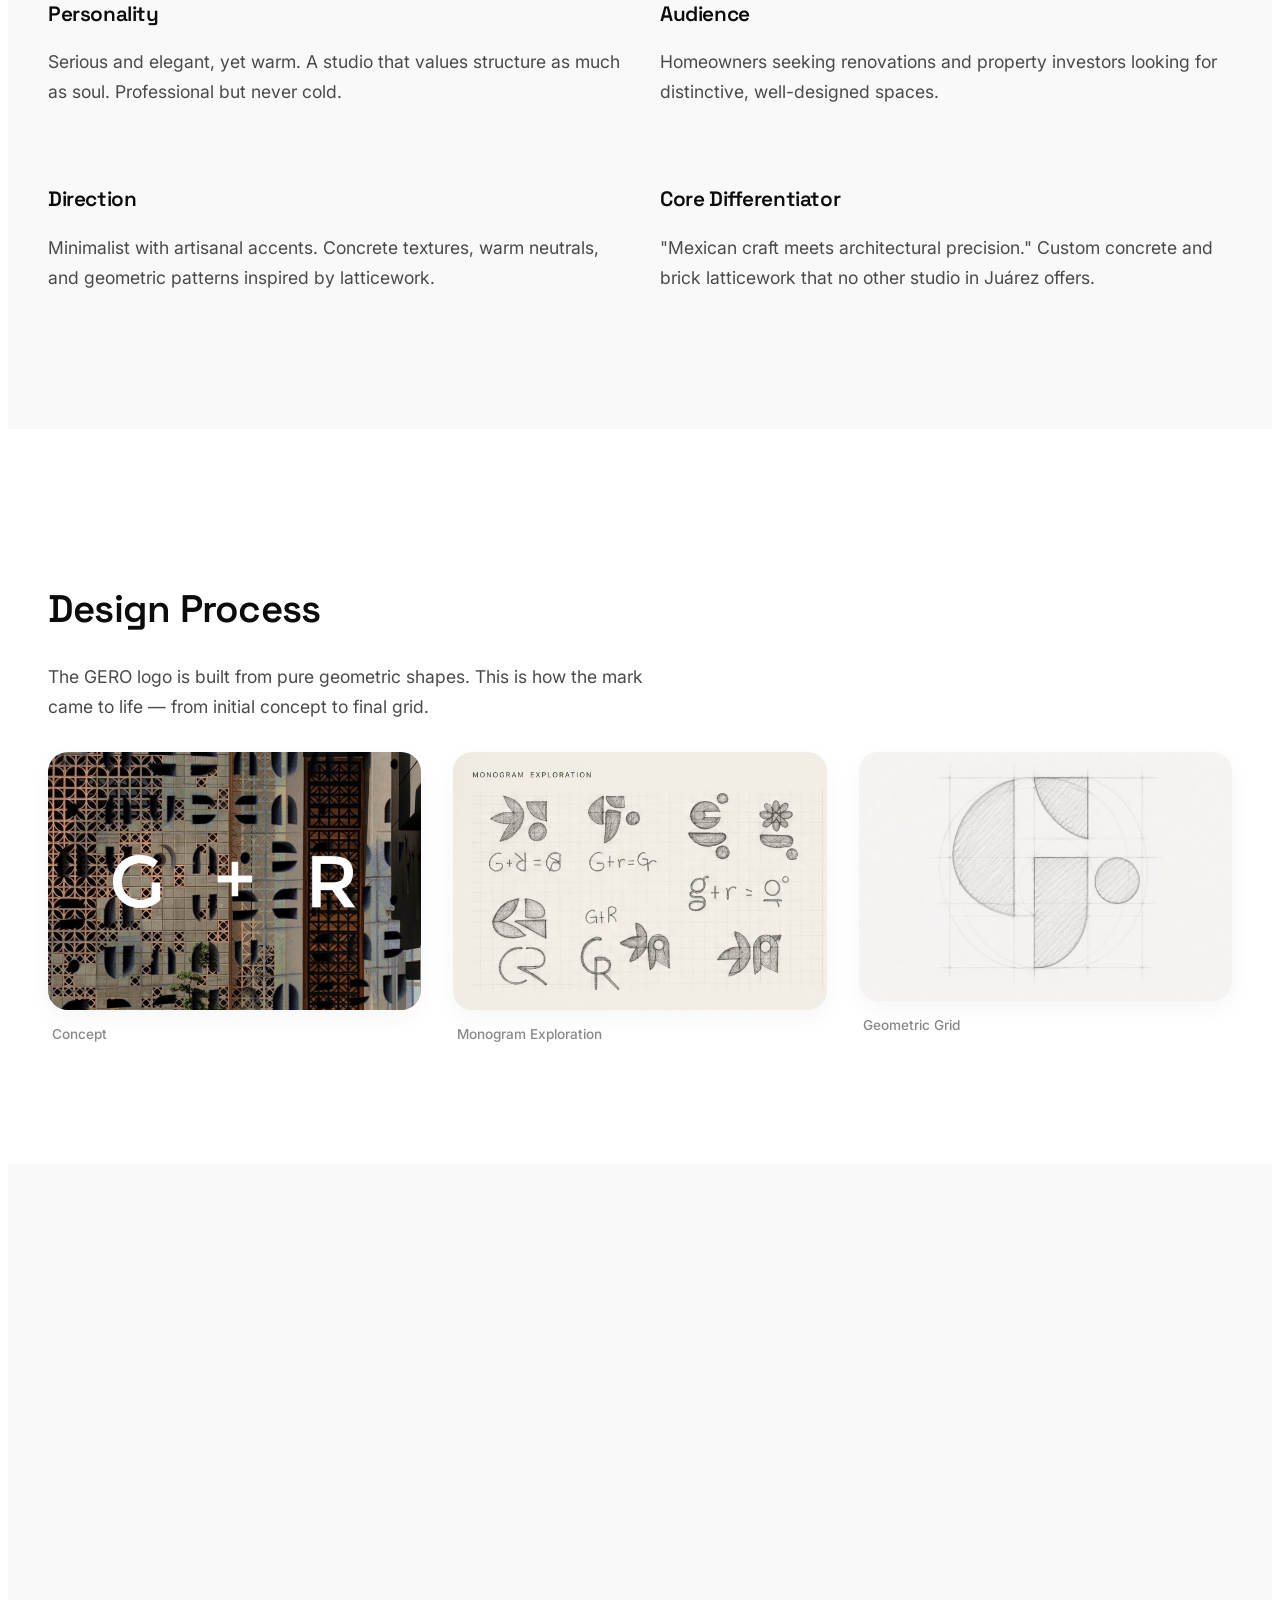
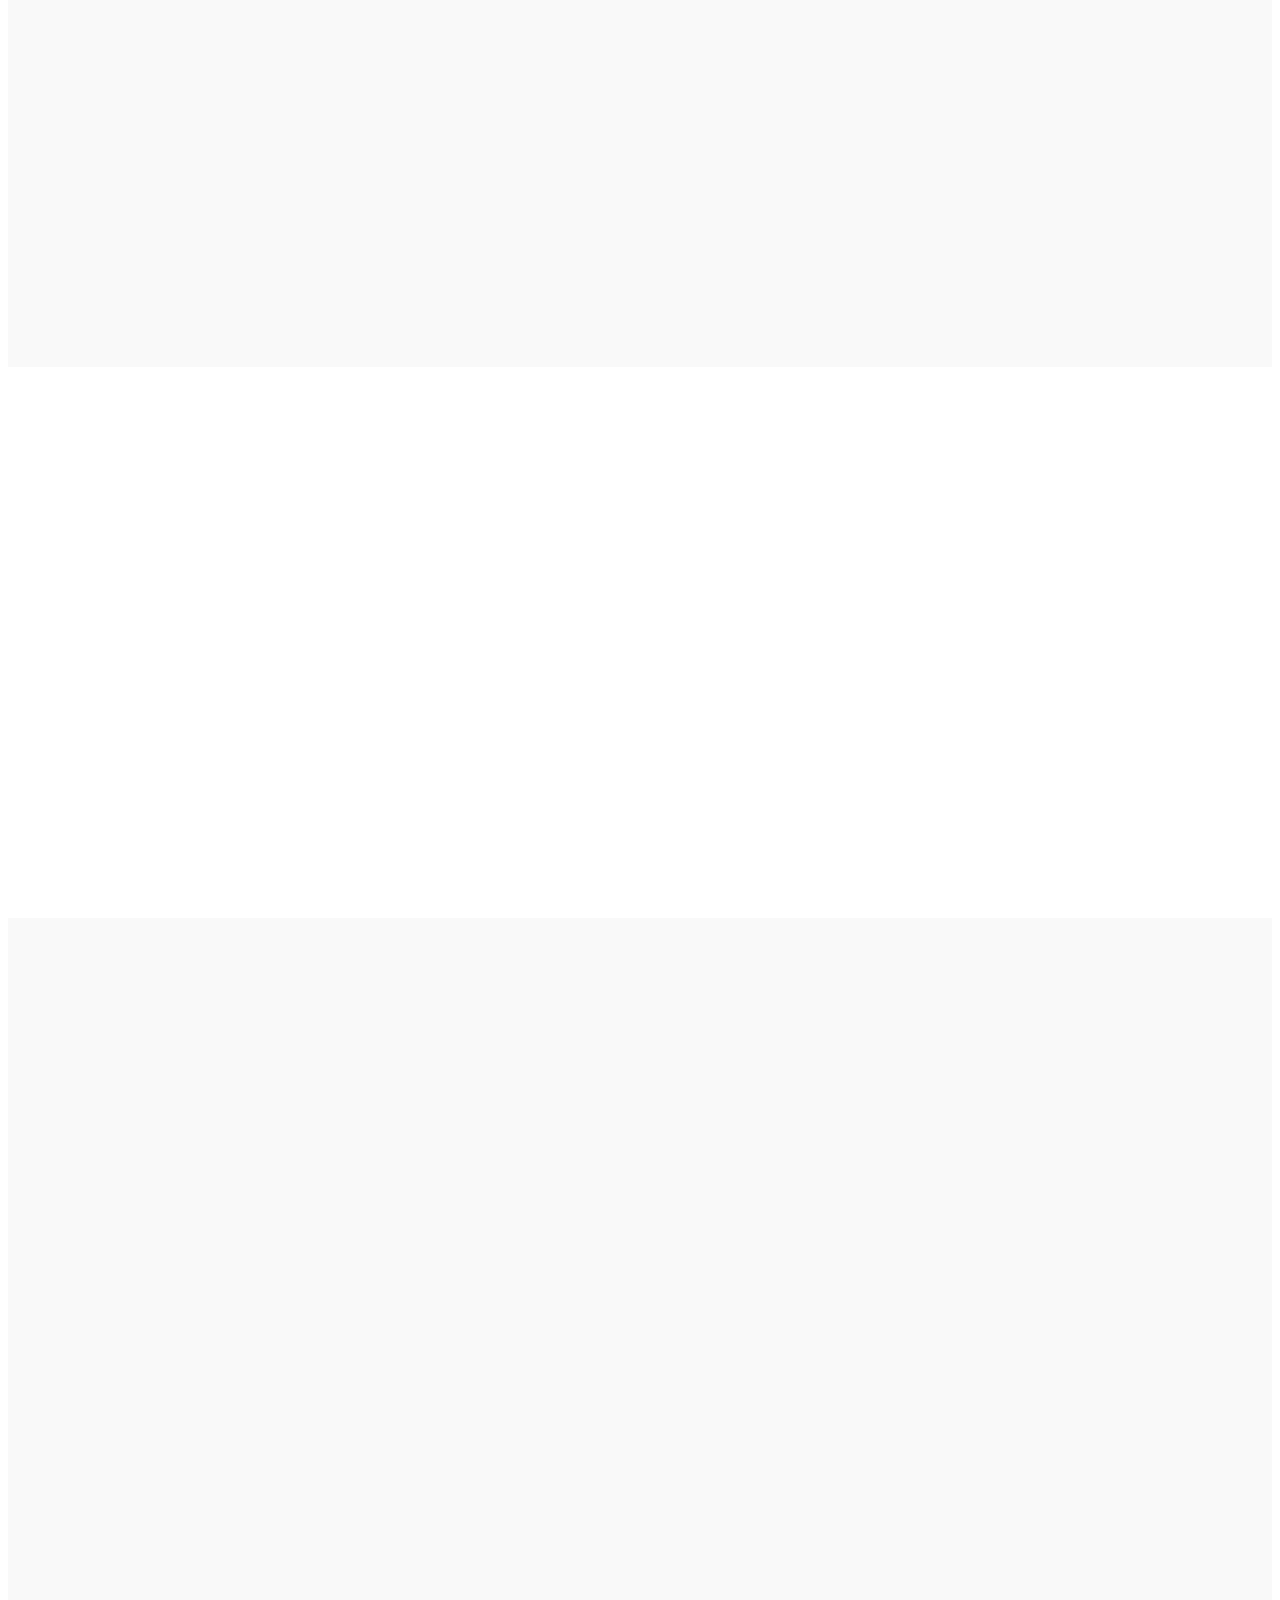
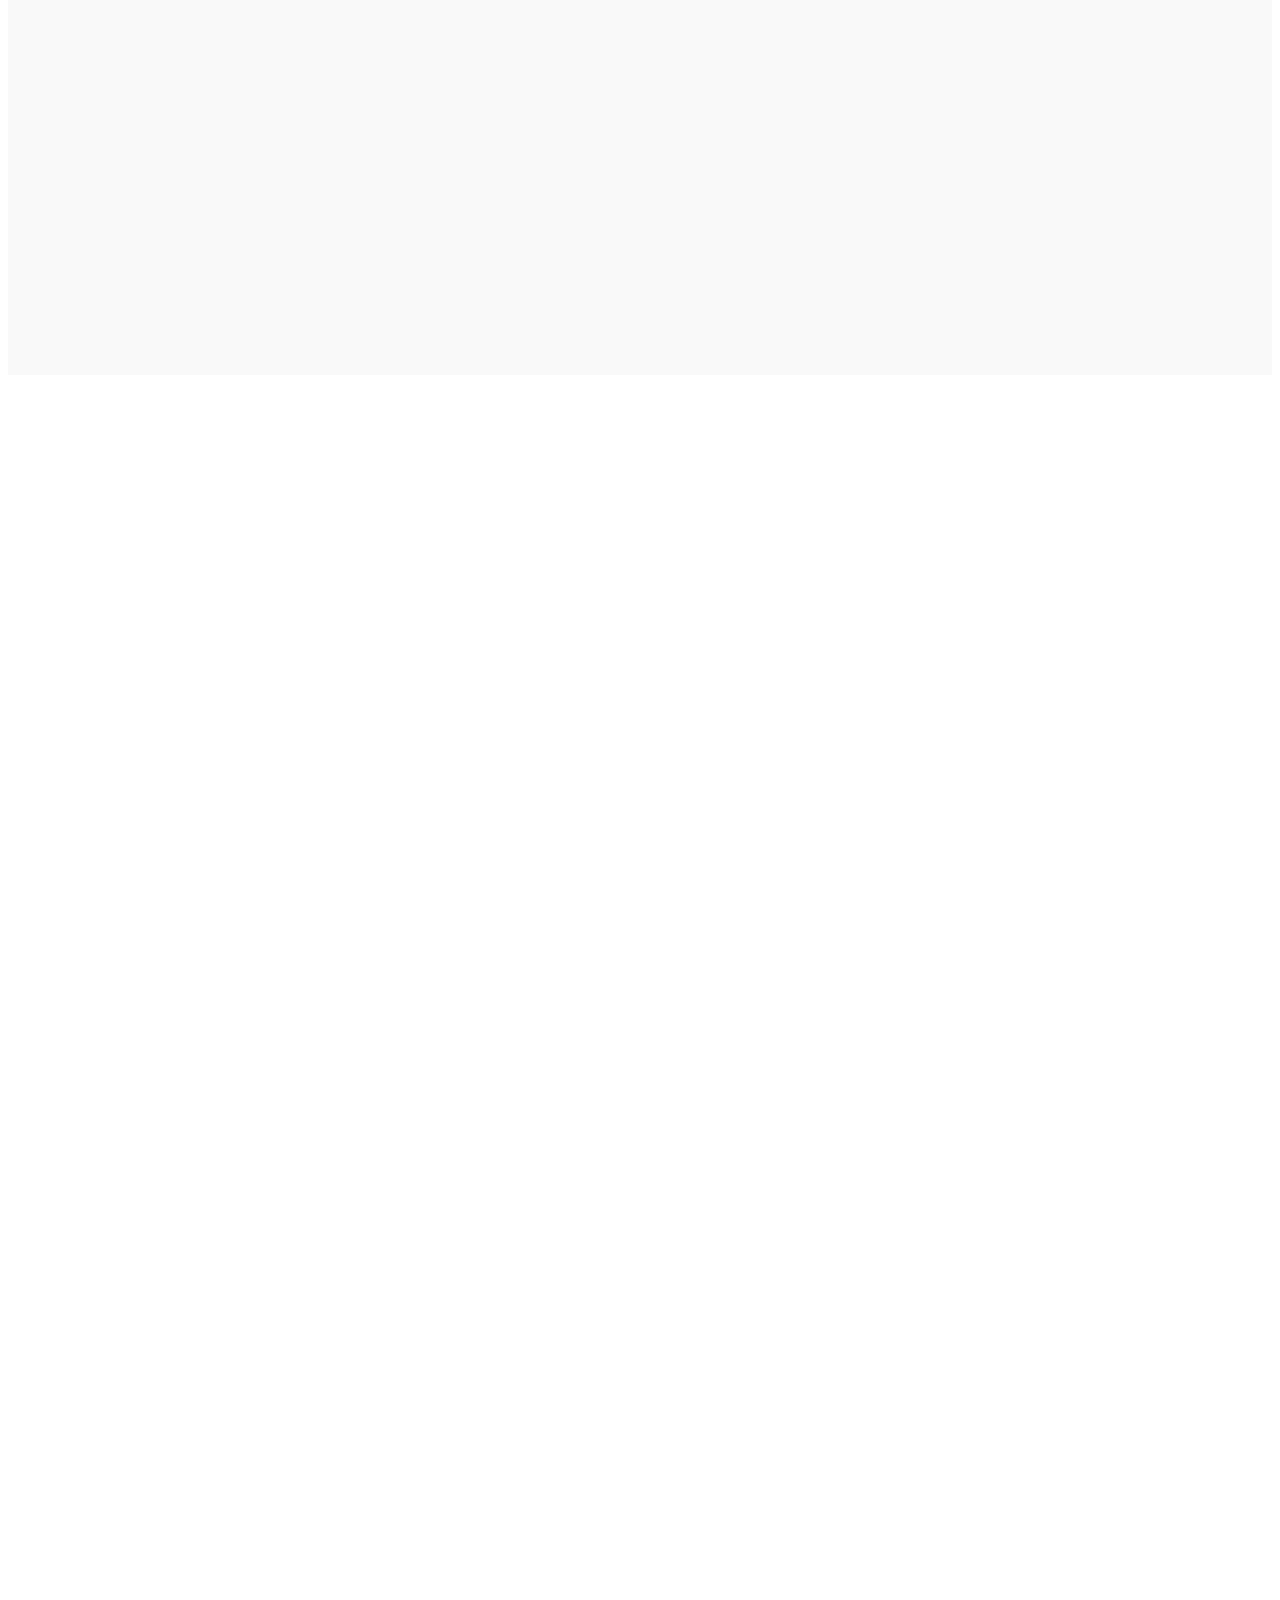
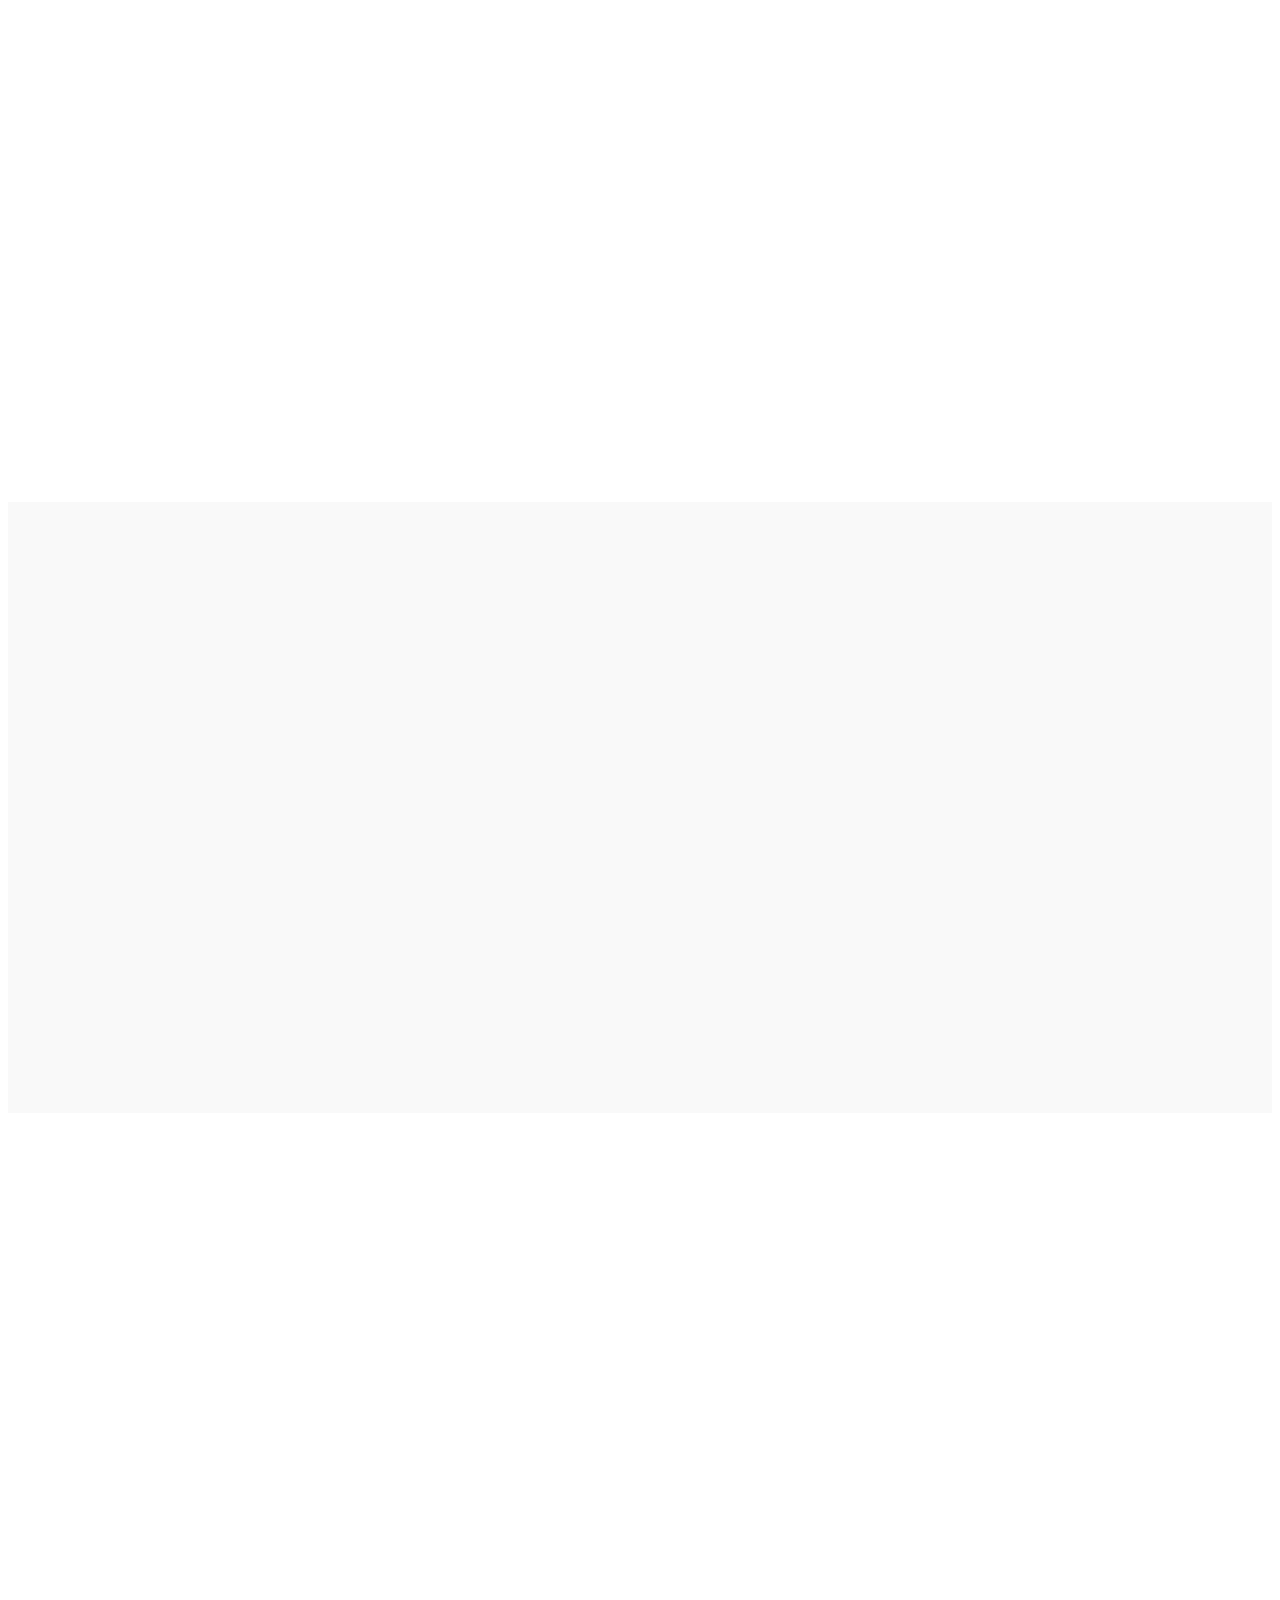
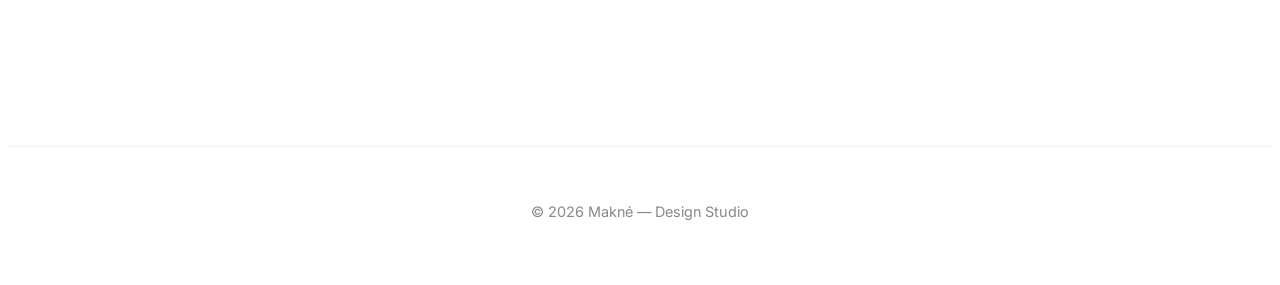
<file: es/case-study-gero.html>
<!DOCTYPE html>
<html lang="es" style="visibility:hidden">
<head>
  <meta charset="UTF-8">
  <meta name="viewport" content="width=device-width, initial-scale=1.0, viewport-fit=cover">
  <meta name="format-detection" content="telephone=no">
  <meta name="description" content="GERO Arquitectos — Caso de estudio de identidad de marca por Makné. Diseño de logotipo premium para un estudio de arquitectura en Juárez.">
  <title>GERO Arquitectos — Caso de Estudio | Makné</title>

  <!-- Detección de idioma -->
  <script src="../js/lang-detect.js"></script>
  <script>
    setTimeout(function () {
      document.documentElement.style.visibility = '';
    }, 600);
  </script>
  <noscript><style>html{visibility:visible !important}</style></noscript>

  <!-- hreflang -->
  <link rel="alternate" hreflang="en" href="https://aaronswagd.github.io/makne/case-study-gero.html" />
  <link rel="alternate" hreflang="es" href="https://aaronswagd.github.io/makne/es/case-study-gero.html" />
  <link rel="alternate" hreflang="x-default" href="https://aaronswagd.github.io/makne/case-study-gero.html" />

  <!-- Open Graph -->
  <meta property="og:type" content="article">
  <meta property="og:title" content="GERO Arquitectos — Caso de Estudio | Makné">
  <meta property="og:description" content="Identidad de marca para un estudio de arquitectura mexicano. Elegante, serio, con alma artesanal.">
  <meta property="og:image" content="https://aaronswagd.github.io/makne/images/preview.jpg">
  <meta property="og:image:width" content="1200">
  <meta property="og:image:height" content="630">
  <meta property="og:url" content="https://aaronswagd.github.io/makne/es/case-study-gero.html">

  <!-- Twitter Card -->
  <meta name="twitter:card" content="summary_large_image">
  <meta name="twitter:title" content="GERO Arquitectos — Caso de Estudio | Makné">
  <meta name="twitter:description" content="Identidad de marca para un estudio de arquitectura mexicano.">
  <meta name="twitter:image" content="https://aaronswagd.github.io/makne/images/preview.jpg">

  <link rel="icon" type="image/png" href="../images/logo.png">
  <link rel="preconnect" href="https://fonts.googleapis.com">
  <link rel="preconnect" href="https://fonts.gstatic.com" crossorigin>
  <link href="https://fonts.googleapis.com/css2?family=Inter:opsz,wght@14..32,400;14..32,500;14..32,600&family=Raleway:ital,wght@0,300;0,400;0,500;0,600;0,700;0,900;1,300;1,400&family=Space+Grotesk:wght@400;500;600;700&display=swap" rel="stylesheet">

  <link rel="stylesheet" href="../css/case-study.css">
</head>
<body>

  <a href="index.html" class="back-link">
    <span class="back-arrow">←</span> Volver
  </a>

  <section class="cs-hero">
    <div class="cs-hero-image">
      <img src="../img/gero/geroheader.jpg" alt="Imagen principal de GERO Arquitectos" class="cs-hero-img">
    </div>
    <div class="cs-hero-info container">
      <span class="cs-category reveal-fade">Posicionamiento de Marca · Identidad Visual</span>
      <h1 class="cs-title reveal-fade">GERO Arquitectos</h1>
      <p class="cs-subtitle reveal-fade">Una identidad de marca para un estudio de arquitectura en Juárez que combina elegancia seria con tradición artesanal mexicana.</p>
    </div>
  </section>

  <section class="cs-section">
    <div class="container cs-overview-grid reveal-fade">
      <div class="cs-overview-text">
        <h2 class="cs-section-title">Resumen</h2>
        <p class="cs-body">
          GERO Arquitectos es un estudio nuevo especializado en remodelaciones residenciales y desarrollo inmobiliario. Nos contactaron para crear una identidad de marca que reflejara su doble compromiso: rigor arquitectónico profesional y cálida artesanía mexicana.
        </p>
        <p class="cs-body">
          Su elemento distintivo — la celosía de concreto y ladrillo — se convirtió en la base creativa de todo el sistema visual. El resultado es una marca que se siente estructural pero artesanal, moderna pero profundamente arraigada.
        </p>
      </div>
      <div class="cs-overview-details">
        <div class="cs-detail-row"><span class="cs-detail-label">Industria</span><span class="cs-detail-value">Arquitectura</span></div>
        <div class="cs-detail-row"><span class="cs-detail-label">Servicios</span><span class="cs-detail-value">Diseño de Logotipo, Identidad de Marca, Manual de Marca</span></div>
        <div class="cs-detail-row"><span class="cs-detail-label">Duración</span><span class="cs-detail-value">2 Semanas</span></div>
        <div class="cs-detail-row"><span class="cs-detail-label">Entregables</span><span class="cs-detail-value">Familia de Logotipos, Sistema de Color, Tipografía, Paquete de Archivos (.pdf, .png, .jpg)</span></div>
        <div class="cs-detail-row"><span class="cs-detail-label">Ubicación</span><span class="cs-detail-value">Ciudad Juárez, México</span></div>
      </div>
    </div>
  </section>

  <section class="cs-section cs-bg-light">
    <div class="container reveal-fade">
      <h2 class="cs-section-title">Estrategia de Marca</h2>
      <div class="cs-strategy-grid">
        <div class="cs-strategy-item"><h3 class="cs-strategy-title">Personalidad</h3><p class="cs-body">Seria y elegante, pero cálida. Un estudio que valora la estructura tanto como el alma. Profesional pero nunca frío.</p></div>
        <div class="cs-strategy-item"><h3 class="cs-strategy-title">Audiencia</h3><p class="cs-body">Propietarios que buscan remodelaciones e inversionistas inmobiliarios en busca de espacios distintivos y bien diseñados.</p></div>
        <div class="cs-strategy-item"><h3 class="cs-strategy-title">Dirección</h3><p class="cs-body">Minimalista con acentos artesanales. Texturas de concreto, neutros cálidos y patrones geométricos inspirados en la celosía.</p></div>
        <div class="cs-strategy-item"><h3 class="cs-strategy-title">Diferenciador Clave</h3><p class="cs-body">"Artesanía mexicana con precisión arquitectónica." Celosía de concreto y ladrillo a medida que ningún otro estudio en Juárez ofrece.</p></div>
      </div>
    </div>
  </section>

  <section class="cs-section">
    <div class="container reveal-fade">
      <h2 class="cs-section-title">Proceso de Diseño</h2>
      <p class="cs-body cs-max-600">El logotipo de GERO está construido a partir de formas geométricas puras. Así cobró vida la marca — desde el concepto inicial hasta la retícula final.</p>
      <div class="cs-detail-grid">
        <div class="cs-detail-item">
          <img src="../img/gero/gero-concept.png" alt="Concepto GERO">
          <span class="cs-process-label">Concepto</span>
        </div>
        <div class="cs-detail-item">
          <img src="../img/gero/gero-exploration.png" alt="Exploración del monograma GERO">
          <span class="cs-process-label">Exploración del Monograma</span>
        </div>
        <div class="cs-detail-item">
          <img src="../img/gero/ger-grid.png" alt="Retícula geométrica GERO">
          <span class="cs-process-label">Retícula Geométrica</span>
        </div>
      </div>
    </div>
  </section>

  <section class="cs-section cs-bg-light">
    <div class="container reveal-fade">
      <h2 class="cs-section-title">Sistema de Color</h2>
      <p class="cs-body cs-max-600">Inspirado en materiales de construcción crudos y la luz cálida del norte de México. Una paleta de arena dorada, arcilla cálida y verde terroso.</p>
      <div class="color-palette">
        <div class="color-block" style="background: #F1BB6A;">
          <div class="color-top">
            <span class="color-hex" style="color: #3d2e1a;">#F1BB6A</span>
            <span class="color-name" style="color: rgba(61,46,26,0.7);">Arena Dorada</span>
          </div>
          <div class="color-columns">
            <div class="color-column"><span class="color-label" style="color: rgba(61,46,26,0.55);">CMYK</span><span class="color-value" style="color: rgba(61,46,26,0.85);">0 · 35 · 65 · 0</span></div>
            <div class="color-column"><span class="color-label" style="color: rgba(61,46,26,0.55);">RGB</span><span class="color-value" style="color: rgba(61,46,26,0.85);">241 · 187 · 106</span></div>
            <div class="color-column"><span class="color-label" style="color: rgba(61,46,26,0.55);">Pantone</span><span class="color-value" style="color: rgba(61,46,26,0.85);">156 C</span></div>
          </div>
        </div>
        <div class="color-block" style="background: #B08456;">
          <div class="color-top">
            <span class="color-hex" style="color: #fef9f0;">#B08456</span>
            <span class="color-name" style="color: rgba(255,255,255,0.7);">Arcilla Cálida</span>
          </div>
          <div class="color-columns">
            <div class="color-column"><span class="color-label" style="color: rgba(255,255,255,0.55);">CMYK</span><span class="color-value" style="color: rgba(255,255,255,0.85);">35 · 51 · 77 · 0</span></div>
            <div class="color-column"><span class="color-label" style="color: rgba(255,255,255,0.55);">RGB</span><span class="color-value" style="color: rgba(255,255,255,0.85);">176 · 132 · 86</span></div>
            <div class="color-column"><span class="color-label" style="color: rgba(255,255,255,0.55);">Pantone</span><span class="color-value" style="color: rgba(255,255,255,0.85);">4645 C</span></div>
          </div>
        </div>
        <div class="color-block" style="background: #6D8450;">
          <div class="color-top">
            <span class="color-hex" style="color: #fef9f0;">#6D8450</span>
            <span class="color-name" style="color: rgba(255,255,255,0.7);">Verde Terroso</span>
          </div>
          <div class="color-columns">
            <div class="color-column"><span class="color-label" style="color: rgba(255,255,255,0.55);">CMYK</span><span class="color-value" style="color: rgba(255,255,255,0.85);">67 · 41 · 87 · 0</span></div>
            <div class="color-column"><span class="color-label" style="color: rgba(255,255,255,0.55);">RGB</span><span class="color-value" style="color: rgba(255,255,255,0.85);">109 · 132 · 80</span></div>
            <div class="color-column"><span class="color-label" style="color: rgba(255,255,255,0.55);">Pantone</span><span class="color-value" style="color: rgba(255,255,255,0.85);">7490 C</span></div>
          </div>
        </div>
      </div>
    </div>
  </section>

  <section class="cs-section">
    <div class="container reveal-fade">
      <h2 class="cs-section-title">Sistema Tipográfico</h2>
      <div class="cs-type-grid">
        <div class="cs-type-block">
          <span class="cs-type-label">Logotipo</span>
          <h3 class="cs-type-display">Raleway Black</h3>
          <p class="cs-type-sample-heading" style="font-family: 'Raleway', sans-serif; font-weight: 900; letter-spacing: 0.04em; margin-bottom: 0;">GERO</p>
          <p class="cs-type-chars" style="font-family: 'Raleway', sans-serif; font-weight: 900; color: #aaa; text-decoration: none;">Aa Bb Cc Dd Ee Ff Gg · 0123456789</p>
        </div>
        <div class="cs-type-block">
          <span class="cs-type-label">Lema</span>
          <h3 class="cs-type-display">Raleway Light</h3>
          <p class="cs-type-sample-body" style="font-family: 'Raleway', sans-serif; font-weight: 300;">Arquitectos</p>
          <p class="cs-type-chars" style="font-family: 'Raleway', sans-serif; font-weight: 300; color: #aaa; text-decoration: none;">Aa Bb Cc Dd Ee Ff Gg · 0123456789</p>
        </div>
      </div>
    </div>
  </section>

  <section class="cs-section cs-bg-light">
    <div class="container reveal-fade">
      <h2 class="cs-section-title">Sistema de Logotipo</h2>
      <p class="cs-body cs-max-600">El sistema de identidad de GERO está diseñado para ser flexible en aplicaciones digitales y físicas. Incluye múltiples variaciones oficiales del logotipo para garantizar claridad, consistencia y un fuerte reconocimiento de marca en cada contexto.</p>
      <div class="cs-logo-grid">
        <div class="cs-logo-card"><img src="../img/gero/gero-sand.png" alt="Logotipo principal GERO"><span class="cs-logo-card-label">Logotipo Principal</span></div>
        <div class="cs-logo-card"><img src="../img/gero/gero-positive.png" alt="Versión positiva GERO"><span class="cs-logo-card-label">Versión Positiva</span></div>
        <div class="cs-logo-card cs-dark"><img src="../img/gero/gero-negative.png" alt="Versión negativa GERO"><span class="cs-logo-card-label">Versión Negativa</span></div>
        <div class="cs-logo-card"><img src="../img/gero/gero-horizontal.png" alt="Composición horizontal GERO"><span class="cs-logo-card-label">Composición Horizontal</span></div>
        <div class="cs-logo-card"><img src="../img/gero/gero-w-tag.png" alt="Logotipo GERO sin lema"><span class="cs-logo-card-label">Composición Principal (Sin Lema)</span></div>
        <div class="cs-logo-card"><img src="../img/gero/gero-iso.png" alt="Isotipo GERO"><span class="cs-logo-card-label">Isotipo</span></div>
      </div>
    </div>
  </section>

  <section class="cs-section">
    <div class="container reveal-fade">
      <h2 class="cs-section-title">Aplicaciones</h2>
      <p class="cs-body cs-max-600">La identidad cobra vida en puntos de contacto físicos y digitales — desde un letrero exterior luminoso hasta redes sociales, planos y papelería de marca.</p>
    </div>
    <div class="cs-mockup-grid container reveal-fade">
      <div class="cs-mockup-item cs-mockup-item--large"><img src="../img/gero/gero_notebook_1.png" alt="Cuaderno de marca" loading="lazy"></div>
      <div class="cs-mockup-item"><img src="../img/gero/gero_iphone_mockup_1.png" alt="Vista previa en redes sociales en iPhone" loading="lazy"></div>
      <div class="cs-mockup-item"><img src="../img/gero/gero_blueprints_1.png" alt="Logotipo en plano arquitectónico" loading="lazy"></div>
      <div class="cs-mockup-item cs-mockup-item--wide"><img src="../img/gero/gero_exterior_signage_1.png" alt="Letrero exterior iluminado" loading="lazy"></div>
    </div>
  </section>

  <section class="cs-section cs-bg-light">
    <div class="container reveal-fade">
      <h2 class="cs-section-title">Entregables</h2>
      <p class="cs-body cs-max-600">Todos los formatos que el cliente necesita para uso real — desde planos arquitectónicos hasta publicaciones de Instagram.</p>
      <div class="cs-results-grid">
        <div class="cs-result-item"><span class="cs-result-number">.pdf</span><p class="cs-body">Formato de Documento Portátil — fácil de compartir y revisar</p></div>
        <div class="cs-result-item"><span class="cs-result-number">.png</span><p class="cs-body">Fondo transparente — optimizado para uso digital</p></div>
        <div class="cs-result-item"><span class="cs-result-number">.jpg</span><p class="cs-body">Alta resolución — apto para impresión y presentaciones</p></div>
      </div>
    </div>
  </section>

  <section class="cs-section">
    <div class="container reveal-fade">
      <div class="cs-final-cta">
        <h2 class="cs-final-title">¿Quieres este nivel para tu marca?</h2>
        <p class="cs-final-sub">Diseño serio para negocios que construyen cosas que importan.</p>
        <div class="cs-cta-group">
          <a href="https://wa.me/526563580671?text=Hola%20Makné,%20me%20interesa%20un%20proyecto%20de%20diseño" class="cs-btn-primary" target="_blank" rel="noopener noreferrer">Iniciar un proyecto</a>
          <a href="index.html#work" class="cs-btn-secondary">Ver más trabajo</a>
        </div>
        <p class="contact-email">o escríbeme a <a href="mailto:makne.info@gmail.com?subject=Consulta%20de%20proyecto%20de%20diseño">makne.info@gmail.com</a></p>
      </div>
    </div>
  </section>

  <footer class="cs-footer">
    <div class="container"><p>© 2026 Makné — Estudio de Diseño</p></div>
  </footer>

  <script src="../js/case-study.js"></script>
</body>
</html>
</file>
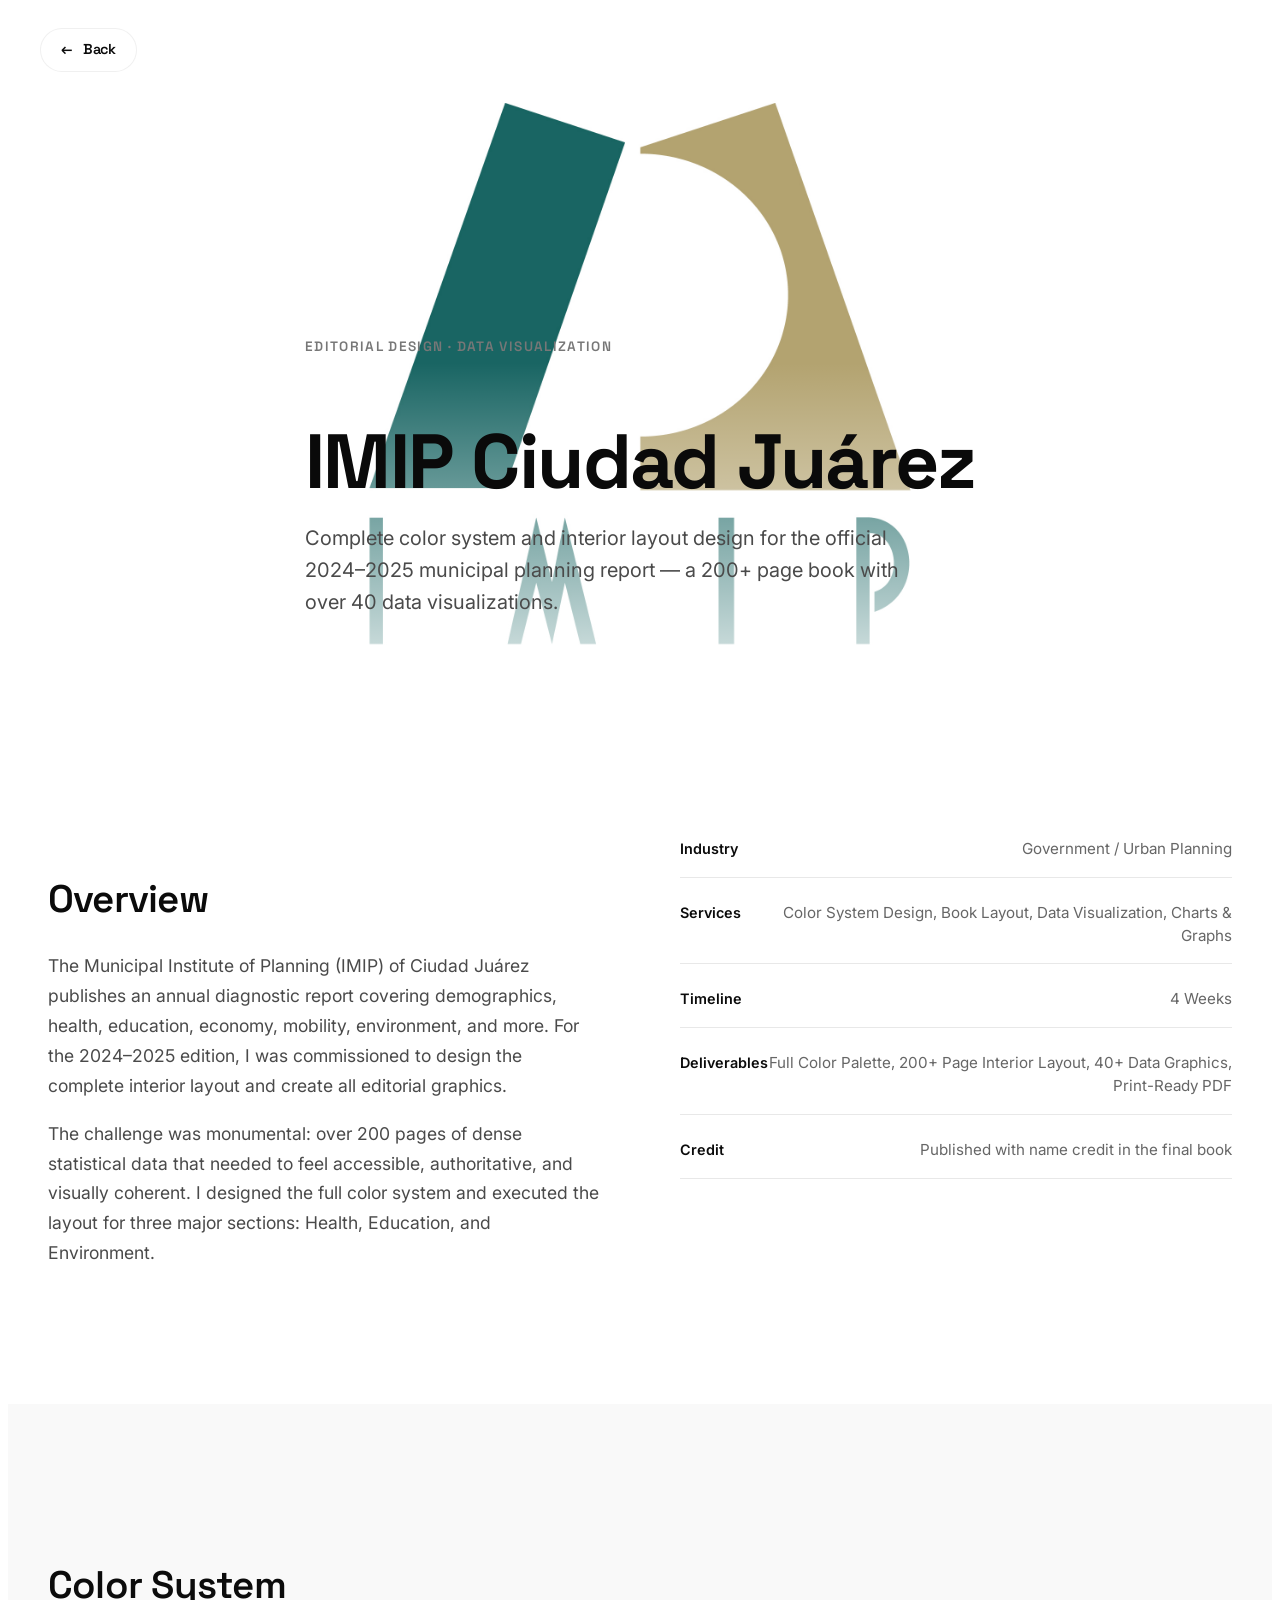
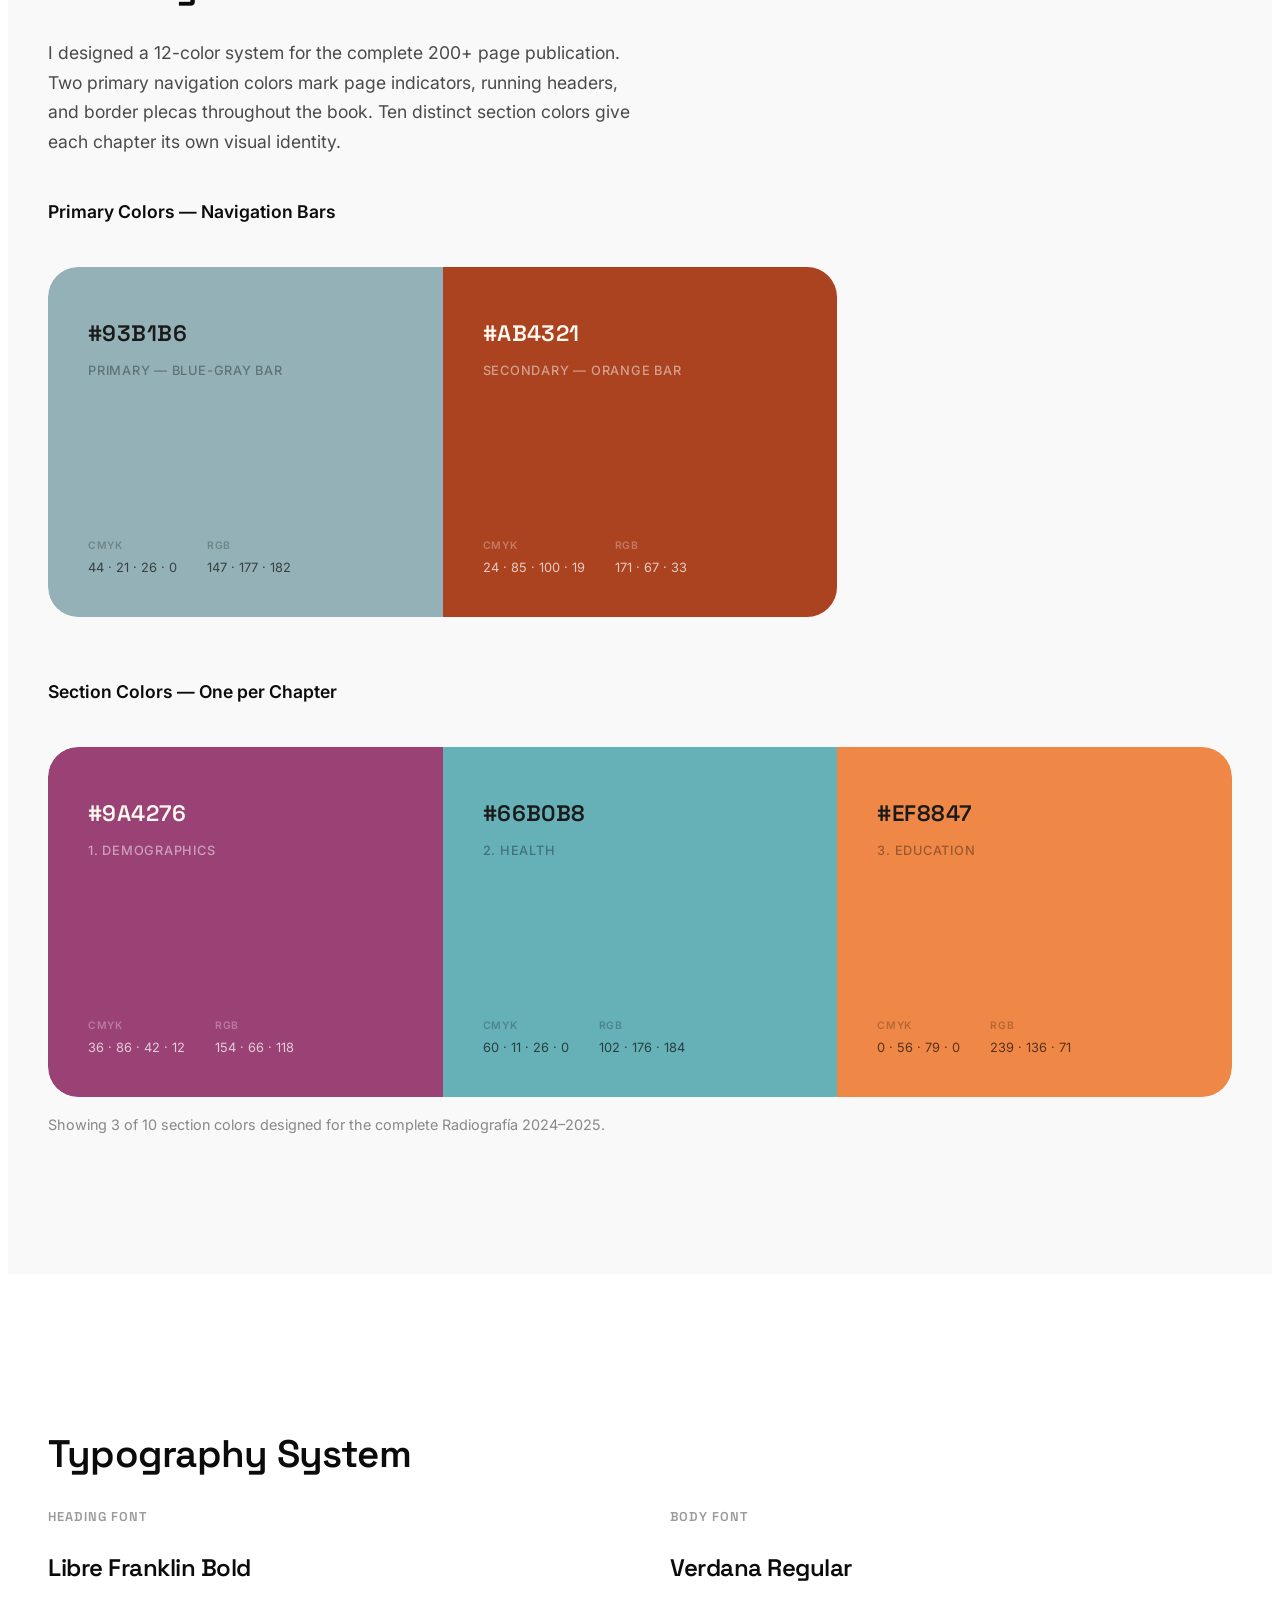
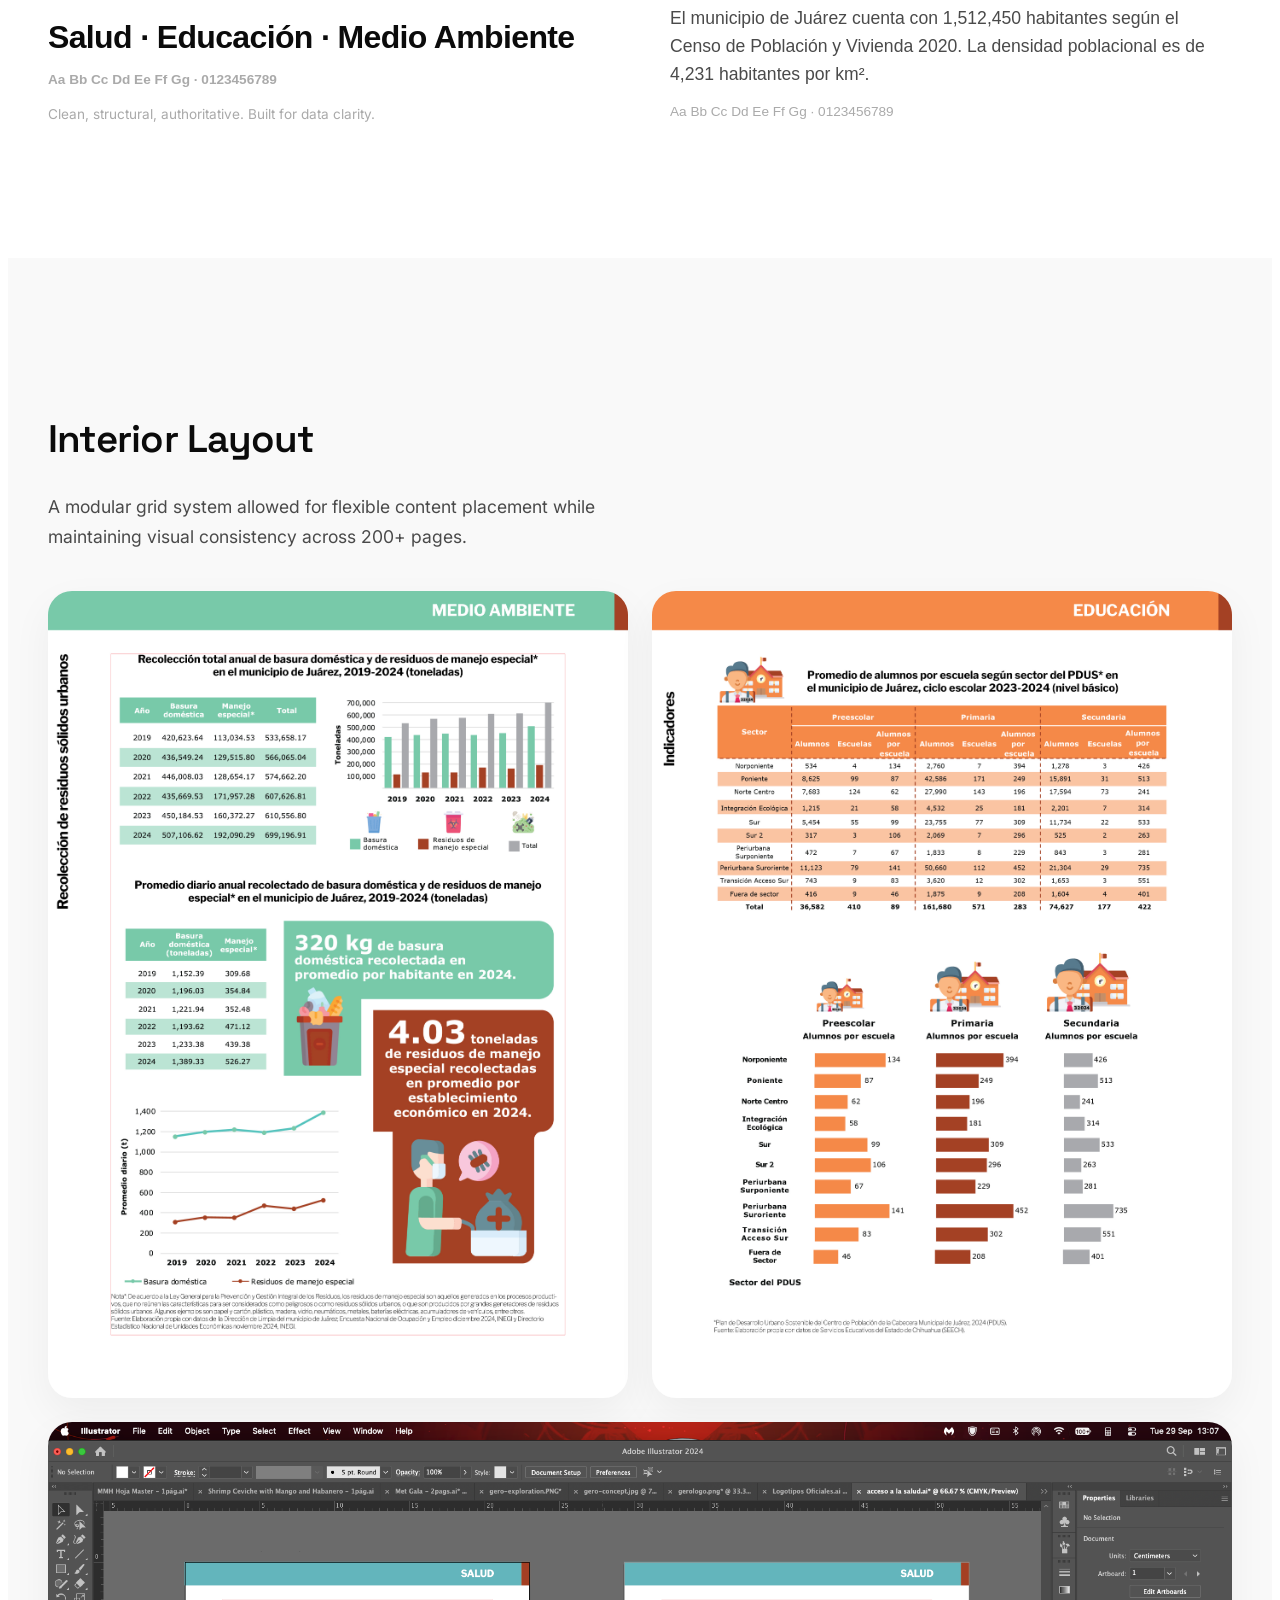
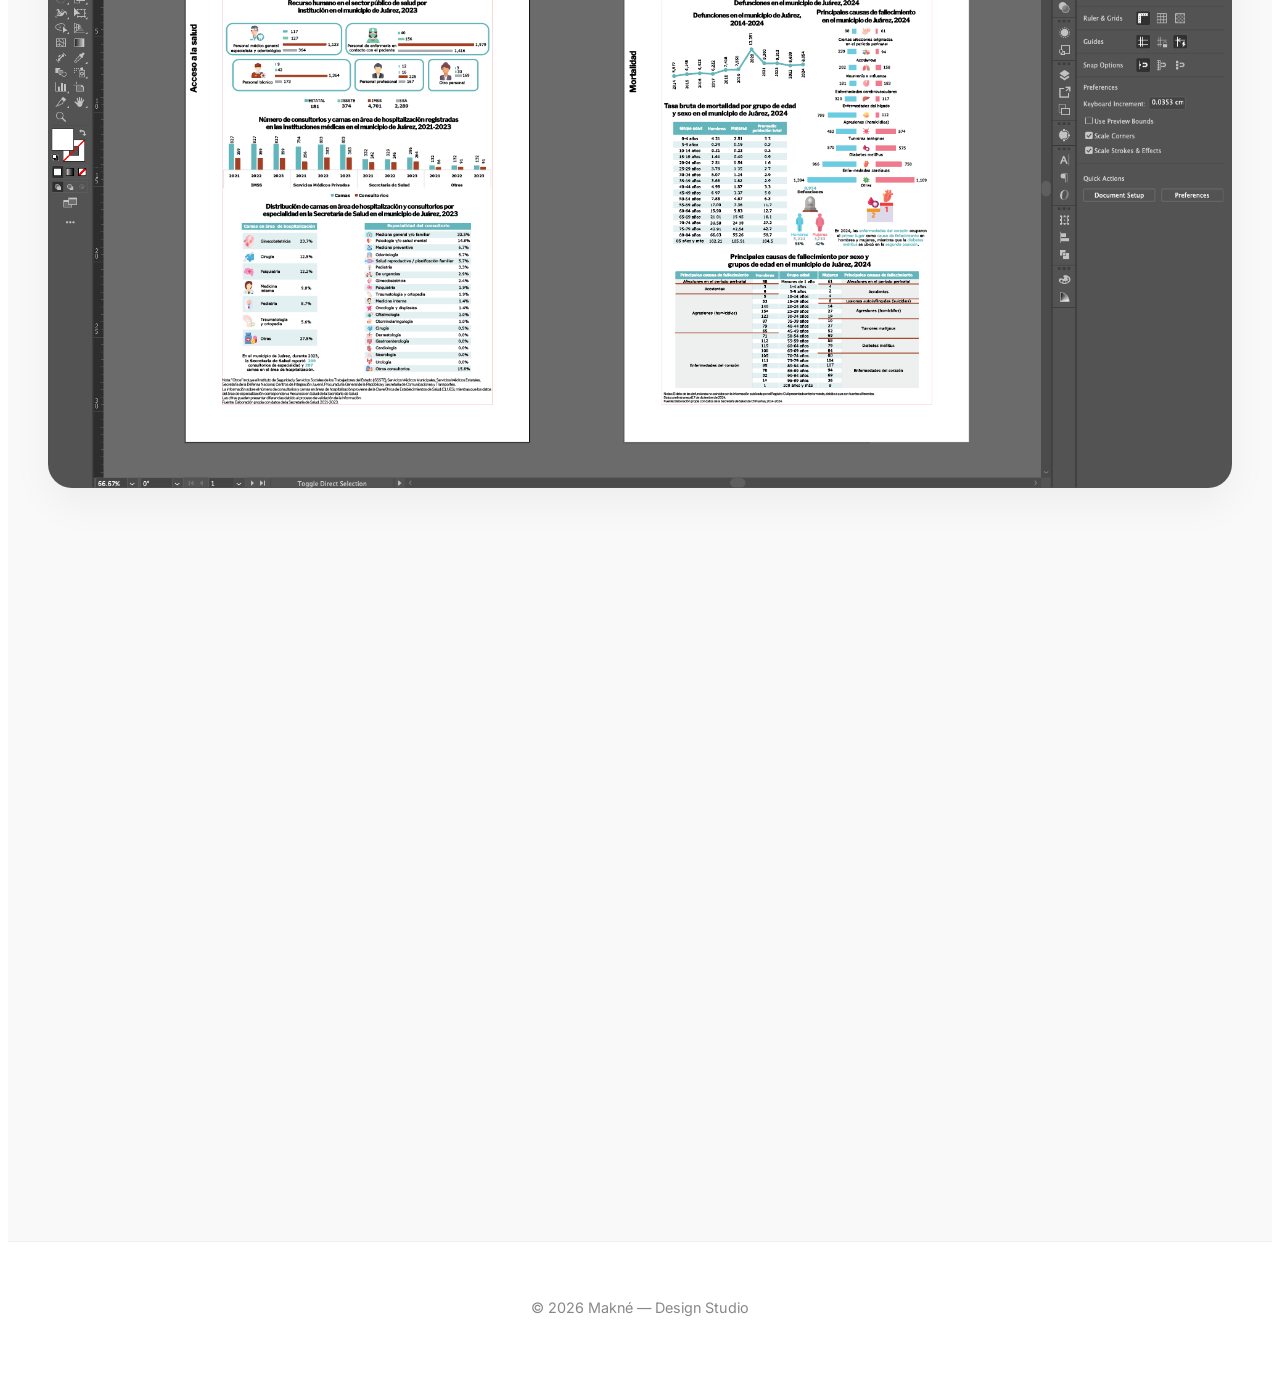
<file: es/case-study-imip.html>
<!DOCTYPE html>
<html lang="es" style="visibility:hidden">
<head>
  <meta charset="UTF-8">
  <meta name="viewport" content="width=device-width, initial-scale=1.0, viewport-fit=cover">
  <meta name="format-detection" content="telephone=no">
  <meta name="description" content="IMIP Ciudad Juárez — Caso de estudio de diseño editorial por Makné. Maquetación de libro, sistema de color y gráficos de datos para un instituto municipal de planeación.">
  <title>IMIP Ciudad Juárez — Caso de Estudio | Makné</title>

  <!-- Detección de idioma -->
  <script src="../js/lang-detect.js"></script>
  <script>
    setTimeout(function () {
      document.documentElement.style.visibility = '';
    }, 600);
  </script>
  <noscript><style>html{visibility:visible !important}</style></noscript>

  <!-- hreflang -->
  <link rel="alternate" hreflang="en" href="https://aaronswagd.github.io/makne/case-study-imip.html" />
  <link rel="alternate" hreflang="es" href="https://aaronswagd.github.io/makne/es/case-study-imip.html" />
  <link rel="alternate" hreflang="x-default" href="https://aaronswagd.github.io/makne/case-study-imip.html" />

  <!-- Open Graph -->
  <meta property="og:type" content="article">
  <meta property="og:title" content="IMIP Ciudad Juárez — Caso de Estudio | Makné">
  <meta property="og:description" content="Maquetación de libro, sistema de color y gráficos editoriales para un instituto municipal de planeación en México.">
  <meta property="og:image" content="https://aaronswagd.github.io/makne/images/preview.jpg">
  <meta property="og:image:width" content="1200">
  <meta property="og:image:height" content="630">
  <meta property="og:url" content="https://aaronswagd.github.io/makne/es/case-study-imip.html">

  <!-- Twitter Card -->
  <meta name="twitter:card" content="summary_large_image">
  <meta name="twitter:title" content="IMIP Ciudad Juárez — Caso de Estudio | Makné">
  <meta name="twitter:description" content="Maquetación de libro, sistema de color y gráficos editoriales para un instituto municipal de planeación.">
  <meta name="twitter:image" content="https://aaronswagd.github.io/makne/images/preview.jpg">

  <link rel="icon" type="image/png" href="../images/logo.png">
  <link rel="preconnect" href="https://fonts.googleapis.com">
  <link rel="preconnect" href="https://fonts.gstatic.com" crossorigin>
  <link href="https://fonts.googleapis.com/css2?family=Inter:opsz,wght@14..32,400;14..32,500;14..32,600&family=Raleway:ital,wght@0,300;0,400;0,500;0,600;0,700;0,900;1,300;1,400&family=Space+Grotesk:wght@400;500;600;700&display=swap" rel="stylesheet">

  <link rel="stylesheet" href="../css/case-study.css">
</head>
<body>

  <a href="index.html" class="back-link"><span class="back-arrow">←</span> Volver</a>

  <section class="cs-hero">
    <div class="cs-hero-image">
      <img src="../img/imip/imip.jpg" alt="Logotipo IMIP" class="cs-hero-img">
    </div>
    <div class="cs-hero-info container">
      <span class="cs-category reveal-fade">Diseño Editorial · Visualización de Datos</span>
      <h1 class="cs-title reveal-fade">IMIP Ciudad Juárez</h1>
      <p class="cs-subtitle reveal-fade">Sistema de color completo y diseño de maquetación interior para el informe oficial de planeación municipal 2024–2025 — un libro de más de 200 páginas con más de 40 visualizaciones de datos.</p>
    </div>
  </section>

  <section class="cs-section">
    <div class="container cs-overview-grid reveal-fade">
      <div class="cs-overview-text">
        <h2 class="cs-section-title">Resumen</h2>
        <p class="cs-body">El Instituto Municipal de Investigación y Planeación (IMIP) de Ciudad Juárez publica un informe diagnóstico anual que abarca demografía, salud, educación, economía, movilidad, medio ambiente y más. Para la edición 2024–2025, fui comisionado para diseñar la maquetación interior completa y crear todos los gráficos editoriales.</p>
        <p class="cs-body">El reto fue monumental: más de 200 páginas de datos estadísticos densos que necesitaban sentirse accesibles, con autoridad y visualmente coherentes. Diseñé el sistema de color completo y ejecuté la maquetación de tres secciones principales: Salud, Educación y Medio Ambiente.</p>
      </div>
      <div class="cs-overview-details">
        <div class="cs-detail-row"><span class="cs-detail-label">Industria</span><span class="cs-detail-value">Gobierno / Planeación Urbana</span></div>
        <div class="cs-detail-row"><span class="cs-detail-label">Servicios</span><span class="cs-detail-value">Diseño de Sistema de Color, Maquetación de Libro, Visualización de Datos, Gráficos y Tablas</span></div>
        <div class="cs-detail-row"><span class="cs-detail-label">Duración</span><span class="cs-detail-value">4 Semanas</span></div>
        <div class="cs-detail-row"><span class="cs-detail-label">Entregables</span><span class="cs-detail-value">Paleta de Color Completa, Maquetación Interior de 200+ Páginas, 40+ Gráficos de Datos, PDF Listo para Imprenta</span></div>
        <div class="cs-detail-row"><span class="cs-detail-label">Crédito</span><span class="cs-detail-value">Publicado con crédito de nombre en el libro final</span></div>
      </div>
    </div>
  </section>

  <section class="cs-section cs-bg-light">
    <div class="container reveal-fade">
      <h2 class="cs-section-title">Sistema de Color</h2>
      <p class="cs-body cs-max-600">Diseñé un sistema de 12 colores para la publicación completa de más de 200 páginas. Dos colores primarios de navegación marcan los indicadores de página, los encabezados corridos y las plecas de borde a lo largo del libro. Diez colores de sección distintos le dan a cada capítulo su propia identidad visual.</p>
      <p class="cs-body cs-max-600" style="margin-top: 40px; font-weight: 600; color: #0b0b0b;">Colores Primarios — Barras de Navegación</p>
      <div class="color-palette">
        <div class="color-block" style="background: #93B1B6;">
          <div class="color-top"><span class="color-hex" style="color: #1a1a1a;">#93B1B6</span><span class="color-name" style="color: rgba(0,0,0,0.5);">Primario — Barra Azul Grisáceo</span></div>
          <div class="color-columns"><div class="color-column"><span class="color-label" style="color: rgba(0,0,0,0.45);">CMYK</span><span class="color-value" style="color: rgba(0,0,0,0.75);">44 · 21 · 26 · 0</span></div><div class="color-column"><span class="color-label" style="color: rgba(0,0,0,0.45);">RGB</span><span class="color-value" style="color: rgba(0,0,0,0.75);">147 · 177 · 182</span></div></div>
        </div>
        <div class="color-block" style="background: #AB4321;">
          <div class="color-top"><span class="color-hex" style="color: #fef9f0;">#AB4321</span><span class="color-name" style="color: rgba(255,255,255,0.7);">Secundario — Barra Naranja</span></div>
          <div class="color-columns"><div class="color-column"><span class="color-label" style="color: rgba(255,255,255,0.55);">CMYK</span><span class="color-value" style="color: rgba(255,255,255,0.85);">24 · 85 · 100 · 19</span></div><div class="color-column"><span class="color-label" style="color: rgba(255,255,255,0.55);">RGB</span><span class="color-value" style="color: rgba(255,255,255,0.85);">171 · 67 · 33</span></div></div>
        </div>
      </div>
      <p class="cs-body cs-max-600" style="margin-top: 60px; font-weight: 600; color: #0b0b0b;">Colores de Sección — Uno por Capítulo</p>
      <div class="color-palette">
        <div class="color-block" style="background: #9A4276;"><div class="color-top"><span class="color-hex" style="color: #fef9f0;">#9A4276</span><span class="color-name" style="color: rgba(255,255,255,0.7);">1. Demografía</span></div><div class="color-columns"><div class="color-column"><span class="color-label" style="color: rgba(255,255,255,0.55);">CMYK</span><span class="color-value" style="color: rgba(255,255,255,0.85);">36 · 86 · 42 · 12</span></div><div class="color-column"><span class="color-label" style="color: rgba(255,255,255,0.55);">RGB</span><span class="color-value" style="color: rgba(255,255,255,0.85);">154 · 66 · 118</span></div></div></div>
        <div class="color-block" style="background: #66B0B8;"><div class="color-top"><span class="color-hex" style="color: #1a1a1a;">#66B0B8</span><span class="color-name" style="color: rgba(0,0,0,0.5);">2. Salud</span></div><div class="color-columns"><div class="color-column"><span class="color-label" style="color: rgba(0,0,0,0.45);">CMYK</span><span class="color-value" style="color: rgba(0,0,0,0.75);">60 · 11 · 26 · 0</span></div><div class="color-column"><span class="color-label" style="color: rgba(0,0,0,0.45);">RGB</span><span class="color-value" style="color: rgba(0,0,0,0.75);">102 · 176 · 184</span></div></div></div>
        <div class="color-block" style="background: #EF8847;"><div class="color-top"><span class="color-hex" style="color: #1a1a1a;">#EF8847</span><span class="color-name" style="color: rgba(0,0,0,0.5);">3. Educación</span></div><div class="color-columns"><div class="color-column"><span class="color-label" style="color: rgba(0,0,0,0.45);">CMYK</span><span class="color-value" style="color: rgba(0,0,0,0.75);">0 · 56 · 79 · 0</span></div><div class="color-column"><span class="color-label" style="color: rgba(0,0,0,0.45);">RGB</span><span class="color-value" style="color: rgba(0,0,0,0.75);">239 · 136 · 71</span></div></div></div>
      </div>
      <p class="cs-body cs-max-600" style="margin-top: 16px; font-size: 0.9rem; color: #888;">Mostrando 3 de los 10 colores de sección diseñados para la Radiografía 2024–2025 completa.</p>
    </div>
  </section>

  <section class="cs-section">
    <div class="container reveal-fade">
      <h2 class="cs-section-title">Sistema Tipográfico</h2>
      <div class="cs-type-grid">
        <div class="cs-type-block">
          <span class="cs-type-label">Tipografía de Títulos</span>
          <h3 class="cs-type-display">Libre Franklin Bold</h3>
          <p class="cs-type-sample-heading" style="font-family: 'Libre Franklin', sans-serif; font-weight: 700;">Salud · Educación · Medio Ambiente</p>
          <p class="cs-type-chars" style="font-family: 'Libre Franklin', sans-serif; font-weight: 700; color: #aaa; text-decoration: none;">Aa Bb Cc Dd Ee Ff Gg · 0123456789</p>
          <p class="cs-type-chars">Limpia, estructural, con autoridad. Diseñada para la claridad de datos.</p>
        </div>
        <div class="cs-type-block">
          <span class="cs-type-label">Tipografía de Cuerpo</span>
          <h3 class="cs-type-display">Verdana Regular</h3>
          <p class="cs-type-sample-body" style="font-family: 'Verdana', sans-serif; font-weight: 400;">El municipio de Juárez cuenta con 1,512,450 habitantes según el Censo de Población y Vivienda 2020. La densidad poblacional es de 4,231 habitantes por km².</p>
          <p class="cs-type-chars" style="font-family: 'Verdana', sans-serif; font-weight: 400; color: #aaa; text-decoration: none;">Aa Bb Cc Dd Ee Ff Gg · 0123456789</p>
        </div>
      </div>
    </div>
  </section>

  <section class="cs-section cs-bg-light">
    <div class="container reveal-fade">
      <h2 class="cs-section-title">Maquetación Interior</h2>
      <p class="cs-body cs-max-600">Un sistema de retícula modular permitió una colocación flexible del contenido manteniendo la consistencia visual a lo largo de más de 200 páginas.</p>
    </div>
    <div class="cs-mockup-grid container reveal-fade">
      <div class="cs-mockup-item"><img src="../img/imip/medio ambiente .jpg" alt="Detalle del libro" loading="lazy"></div>
      <div class="cs-mockup-item"><img src="../img/imip/educación.jpg" alt="Tabla de contenidos" loading="lazy"></div>
      <div class="cs-mockup-item cs-mockup-item--wide"><img src="../img/imip/layout.png" alt="Maquetación completa de capítulo" loading="lazy"></div>
    </div>
  </section>

  <section class="cs-section cs-bg-light">
    <div class="container reveal-fade">
      <div class="cs-final-cta">
        <h2 class="cs-final-title">¿Quieres este nivel para tu publicación?</h2>
        <p class="cs-final-sub">Diseño editorial que convierte información compleja en lectura atractiva.</p>
        <div class="cs-cta-group">
          <a href="https://wa.me/526563580671?text=Hola%20Makné,%20me%20interesa%20un%20proyecto%20de%20diseño" class="cs-btn-primary" target="_blank" rel="noopener noreferrer">Iniciar un proyecto</a>
          <a href="index.html#work" class="cs-btn-secondary">Ver más trabajo</a>
        </div>
        <p class="contact-email">o escríbeme a <a href="mailto:makne.info@gmail.com?subject=Consulta%20de%20proyecto%20de%20diseño">makne.info@gmail.com</a></p>
      </div>
    </div>
  </section>

  <footer class="cs-footer">
    <div class="container"><p>© 2026 Makné — Estudio de Diseño</p></div>
  </footer>

  <script src="../js/case-study.js"></script>
</body>
</html>
</file>
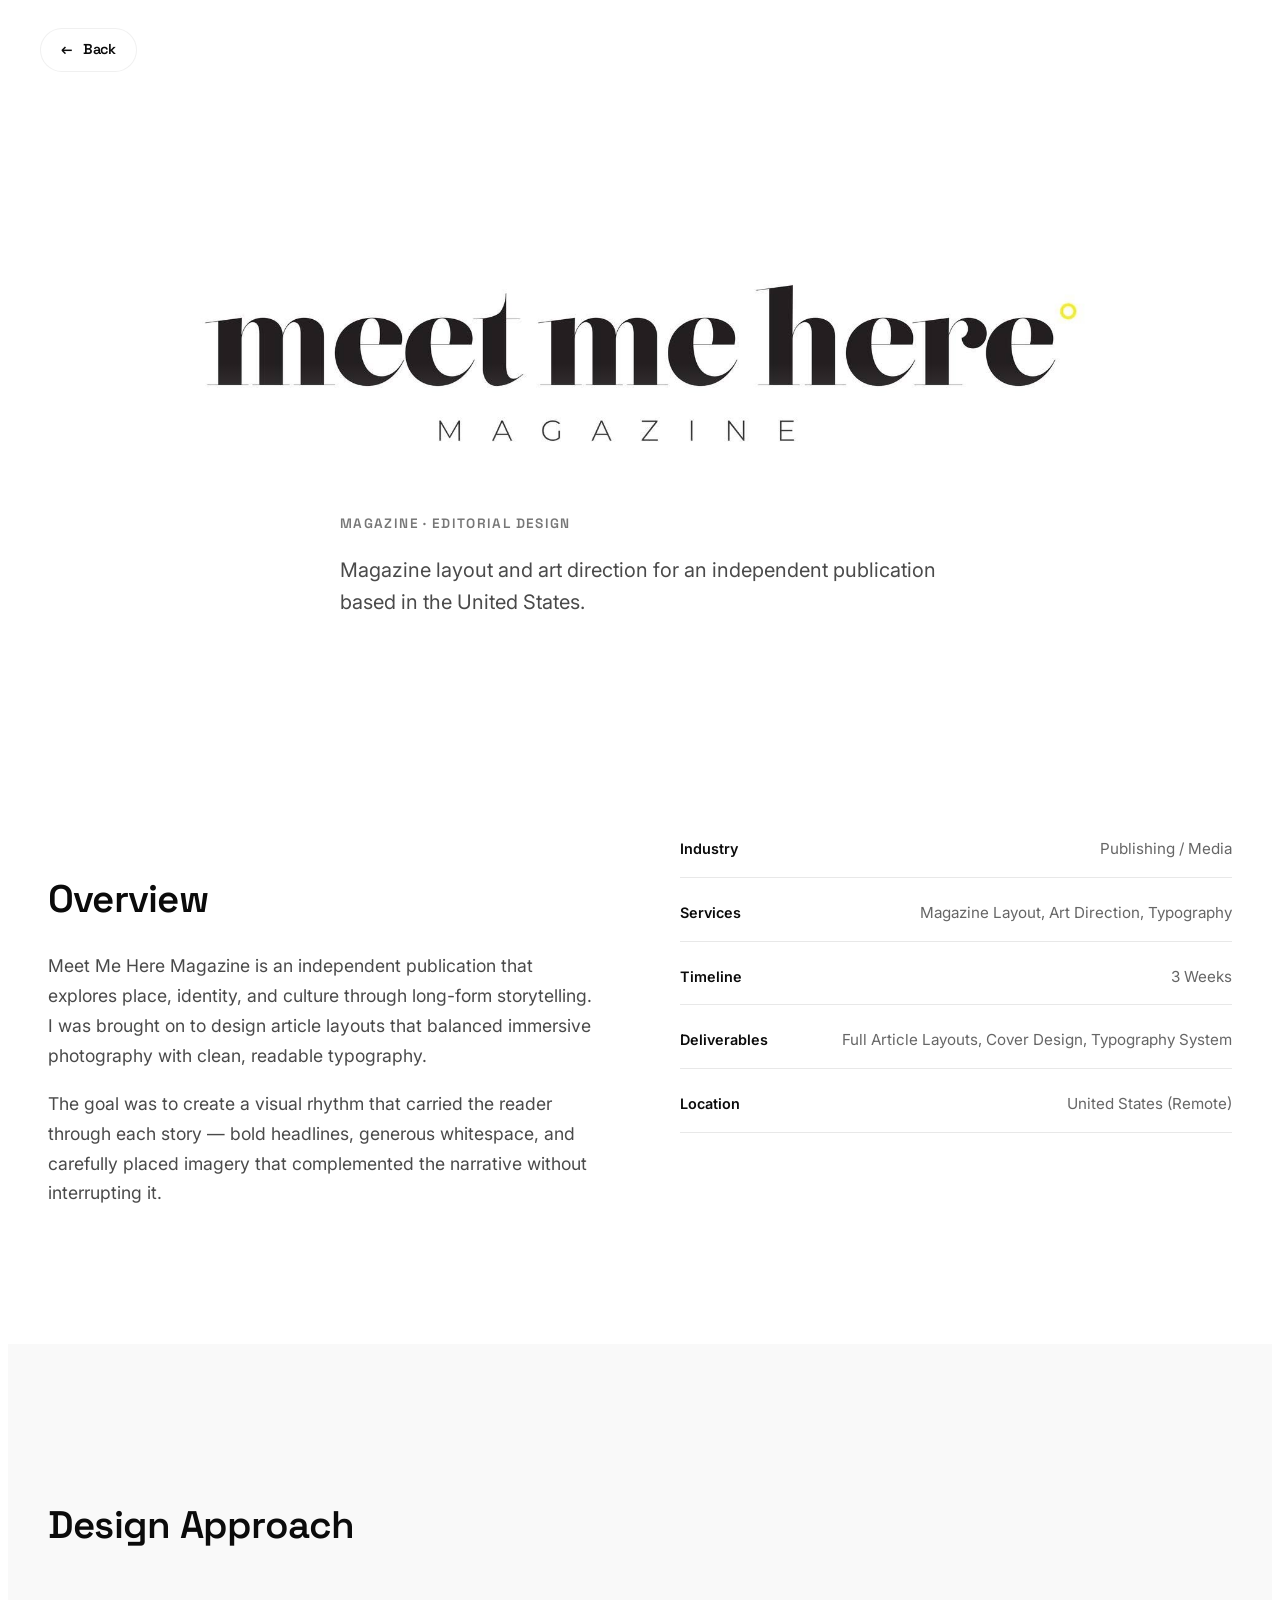
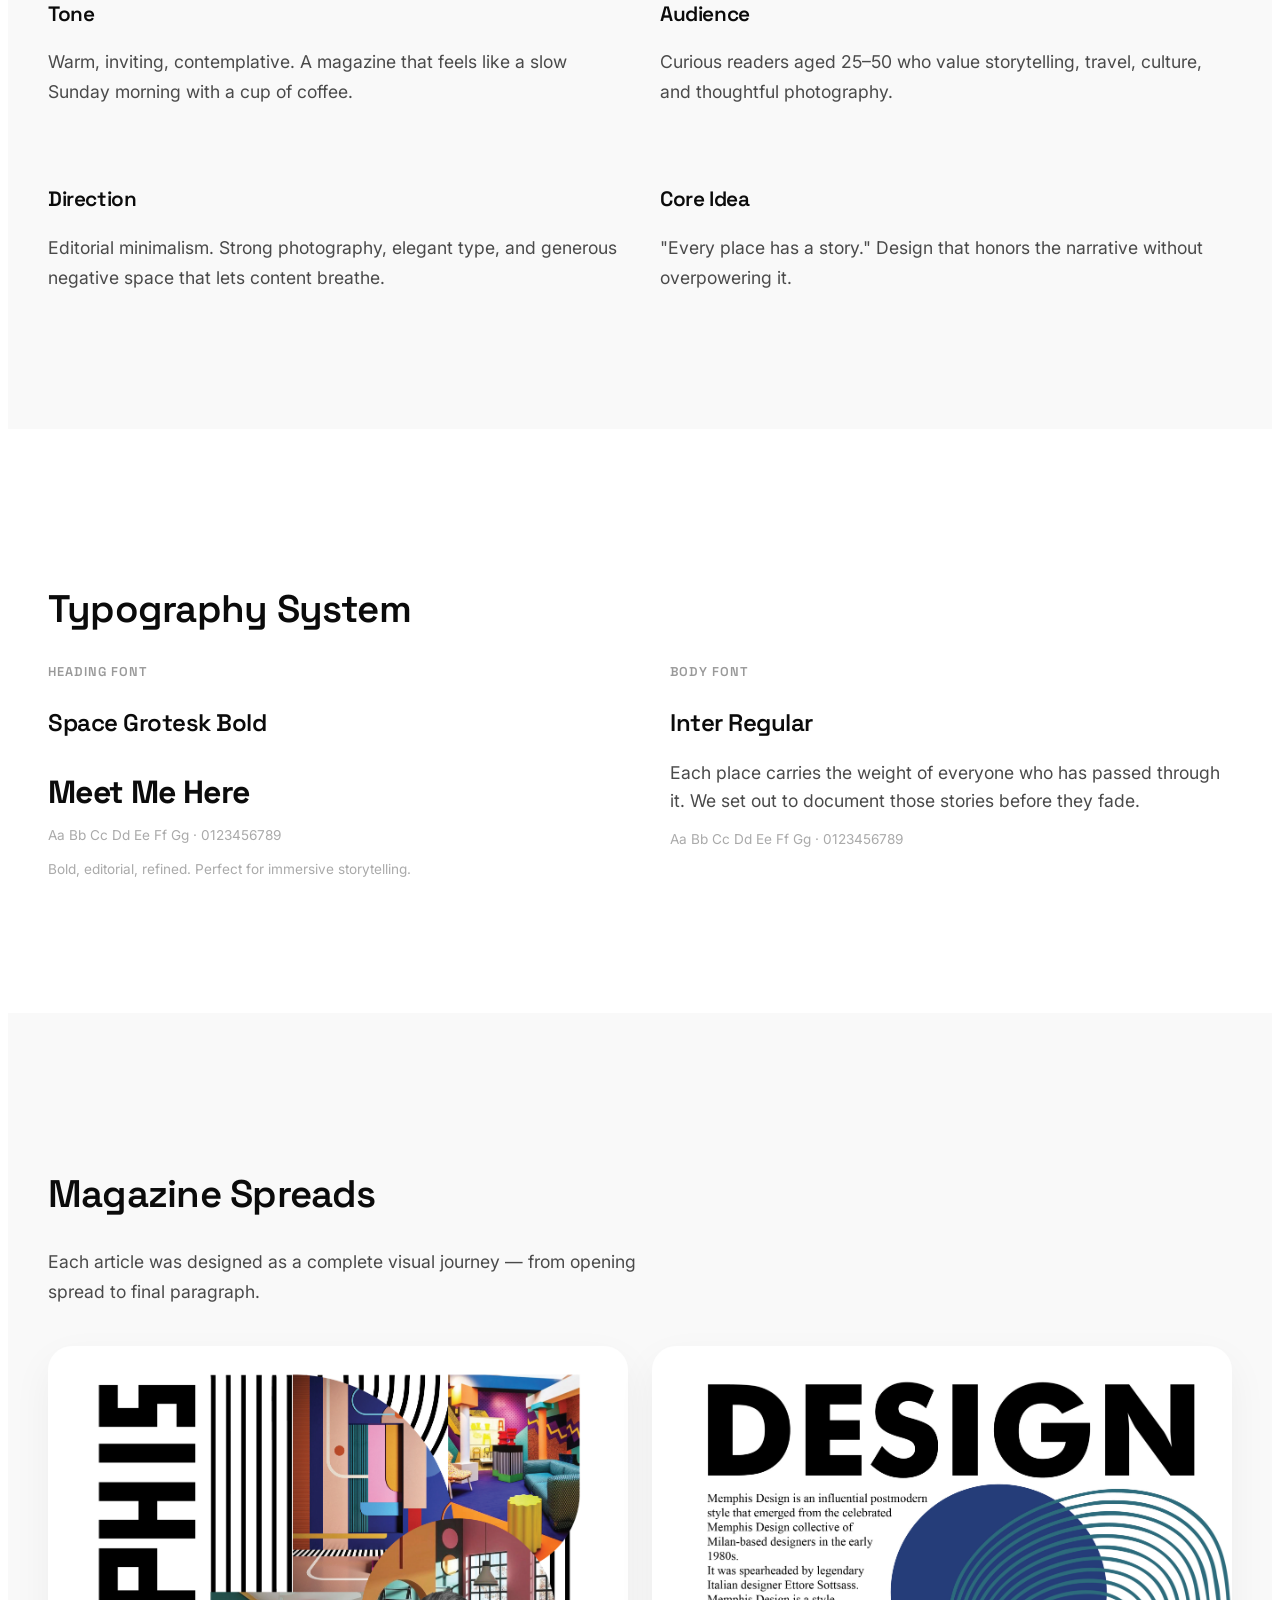
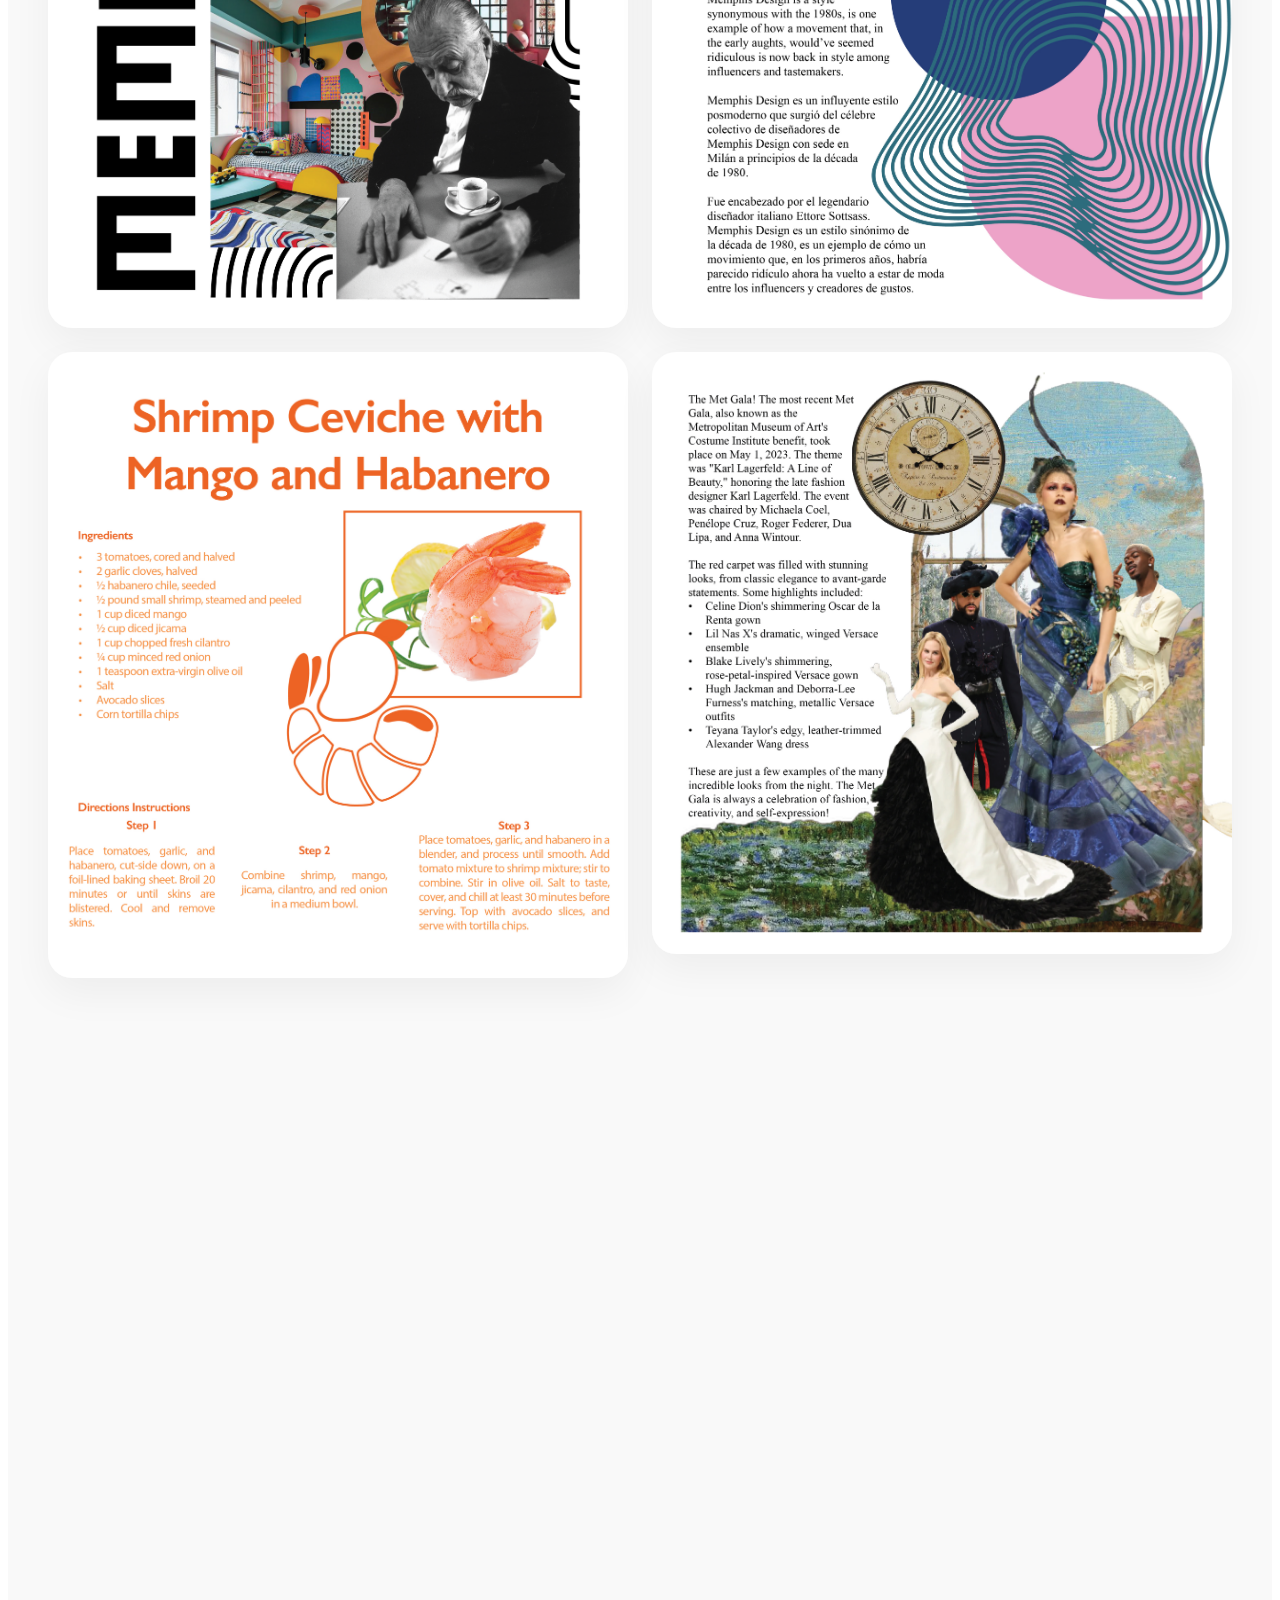
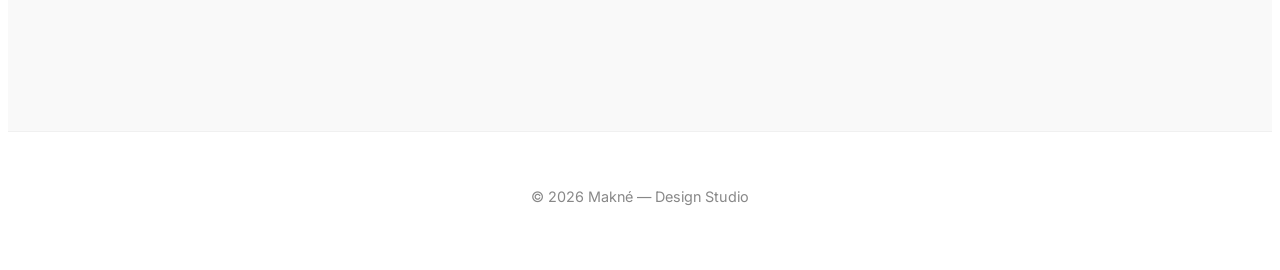
<file: es/case-study-meetmehere.html>
<!DOCTYPE html>
<html lang="es" style="visibility:hidden">
<head>
  <meta charset="UTF-8">
  <meta name="viewport" content="width=device-width, initial-scale=1.0, viewport-fit=cover">
  <meta name="format-detection" content="telephone=no">
  <meta name="description" content="Meet Me Here Magazine — Caso de estudio de diseño editorial por Makné. Maquetación de revista y dirección de arte para una publicación independiente con sede en Estados Unidos.">
  <title>Meet Me Here Magazine — Caso de Estudio | Makné</title>

  <!-- Detección de idioma -->
  <script src="../js/lang-detect.js"></script>
  <script>
    setTimeout(function () {
      document.documentElement.style.visibility = '';
    }, 600);
  </script>
  <noscript><style>html{visibility:visible !important}</style></noscript>

  <!-- hreflang -->
  <link rel="alternate" hreflang="en" href="https://aaronswagd.github.io/makne/case-study-meetmehere.html" />
  <link rel="alternate" hreflang="es" href="https://aaronswagd.github.io/makne/es/case-study-meetmehere.html" />
  <link rel="alternate" hreflang="x-default" href="https://aaronswagd.github.io/makne/case-study-meetmehere.html" />

  <!-- Open Graph -->
  <meta property="og:type" content="article">
  <meta property="og:title" content="Meet Me Here Magazine — Caso de Estudio | Makné">
  <meta property="og:description" content="Maquetación de revista y dirección de arte para una publicación independiente con sede en Estados Unidos.">
  <meta property="og:image" content="https://aaronswagd.github.io/makne/images/preview.jpg">
  <meta property="og:image:width" content="1200">
  <meta property="og:image:height" content="630">
  <meta property="og:url" content="https://aaronswagd.github.io/makne/es/case-study-meetmehere.html">

  <!-- Twitter Card -->
  <meta name="twitter:card" content="summary_large_image">
  <meta name="twitter:title" content="Meet Me Here Magazine — Caso de Estudio | Makné">
  <meta name="twitter:description" content="Maquetación de revista y dirección de arte para una publicación independiente con sede en Estados Unidos.">
  <meta name="twitter:image" content="https://aaronswagd.github.io/makne/images/preview.jpg">

  <link rel="icon" type="image/png" href="../images/logo.png">
  <link rel="preconnect" href="https://fonts.googleapis.com">
  <link rel="preconnect" href="https://fonts.gstatic.com" crossorigin>
  <link href="https://fonts.googleapis.com/css2?family=Inter:opsz,wght@14..32,400;14..32,500;14..32,600&family=Space+Grotesk:wght@400;500;600;700&display=swap" rel="stylesheet">

  <link rel="stylesheet" href="../css/case-study.css">
</head>
<body>

  <a href="index.html" class="back-link"><span class="back-arrow">←</span> Volver</a>

  <section class="cs-hero">
    <div class="cs-hero-image">
      <img src="../img/logo-meet.jpg" alt="Portada de Meet Me Here Magazine" class="cs-hero-img">
    </div>
    <div class="cs-hero-info container">
      <span class="cs-category reveal-fade">Revista · Diseño Editorial</span>
      <p class="cs-subtitle reveal-fade">Maquetación de revista y dirección de arte para una publicación independiente con sede en Estados Unidos.</p>
    </div>
  </section>

  <section class="cs-section">
    <div class="container cs-overview-grid reveal-fade">
      <div class="cs-overview-text">
        <h2 class="cs-section-title">Resumen</h2>
        <p class="cs-body">Meet Me Here Magazine es una publicación independiente que explora el lugar, la identidad y la cultura a través de narrativas de formato largo. Fui invitado a diseñar maquetaciones de artículos que equilibraran fotografía inmersiva con tipografía limpia y legible.</p>
        <p class="cs-body">El objetivo era crear un ritmo visual que llevara al lector a través de cada historia — titulares contundentes, espacios en blanco generosos e imágenes cuidadosamente colocadas que complementaran la narrativa sin interrumpirla.</p>
      </div>
      <div class="cs-overview-details">
        <div class="cs-detail-row"><span class="cs-detail-label">Industria</span><span class="cs-detail-value">Editorial / Medios</span></div>
        <div class="cs-detail-row"><span class="cs-detail-label">Servicios</span><span class="cs-detail-value">Maquetación de Revista, Dirección de Arte, Tipografía</span></div>
        <div class="cs-detail-row"><span class="cs-detail-label">Duración</span><span class="cs-detail-value">3 Semanas</span></div>
        <div class="cs-detail-row"><span class="cs-detail-label">Entregables</span><span class="cs-detail-value">Maquetación Completa de Artículos, Diseño de Portada, Sistema Tipográfico</span></div>
        <div class="cs-detail-row"><span class="cs-detail-label">Ubicación</span><span class="cs-detail-value">Estados Unidos (Remoto)</span></div>
      </div>
    </div>
  </section>

  <section class="cs-section cs-bg-light">
    <div class="container reveal-fade">
      <h2 class="cs-section-title">Enfoque de Diseño</h2>
      <div class="cs-strategy-grid">
        <div class="cs-strategy-item"><h3 class="cs-strategy-title">Tono</h3><p class="cs-body">Cálido, acogedor, contemplativo. Una revista que se siente como un domingo tranquilo con una taza de café.</p></div>
        <div class="cs-strategy-item"><h3 class="cs-strategy-title">Audiencia</h3><p class="cs-body">Lectores curiosos de entre 25 y 50 años que valoran la narrativa, los viajes, la cultura y la fotografía reflexiva.</p></div>
        <div class="cs-strategy-item"><h3 class="cs-strategy-title">Dirección</h3><p class="cs-body">Minimalismo editorial. Fotografía contundente, tipografía elegante y espacio negativo generoso que deja respirar al contenido.</p></div>
        <div class="cs-strategy-item"><h3 class="cs-strategy-title">Idea Central</h3><p class="cs-body">"Cada lugar tiene una historia." Un diseño que honra la narrativa sin opacarla.</p></div>
      </div>
    </div>
  </section>

  <section class="cs-section">
    <div class="container reveal-fade">
      <h2 class="cs-section-title">Sistema Tipográfico</h2>
      <div class="cs-type-grid">
        <div class="cs-type-block">
          <span class="cs-type-label">Tipografía de Títulos</span>
          <h3 class="cs-type-display">Space Grotesk Bold</h3>
          <p class="cs-type-sample-heading">Meet Me Here</p>
          <p class="cs-type-chars">Aa Bb Cc Dd Ee Ff Gg · 0123456789</p>
          <p class="cs-type-chars">Contundente, editorial, refinada. Perfecta para narrativas inmersivas.</p>
        </div>
        <div class="cs-type-block">
          <span class="cs-type-label">Tipografía de Cuerpo</span>
          <h3 class="cs-type-display">Inter Regular</h3>
          <p class="cs-type-sample-body">Cada lugar lleva el peso de todos los que han pasado por él. Nos propusimos documentar esas historias antes de que se desvanezcan.</p>
          <p class="cs-type-chars">Aa Bb Cc Dd Ee Ff Gg · 0123456789</p>
        </div>
      </div>
    </div>
  </section>

  <section class="cs-section cs-bg-light">
    <div class="container reveal-fade">
      <h2 class="cs-section-title">Dobles Páginas de la Revista</h2>
      <p class="cs-body cs-max-600">Cada artículo fue diseñado como un recorrido visual completo — desde la doble página de apertura hasta el párrafo final.</p>
    </div>
    <div class="cs-mockup-grid container reveal-fade">
      <div class="cs-mockup-item cs-mockup-item--large"><img src="../img/meet/Memphis Design 1.jpg" alt="Doble página Memphis Design 1" loading="lazy"></div>
      <div class="cs-mockup-item cs-mockup-item--large"><img src="../img/meet/Memphis Design 2.jpg" alt="Doble página Memphis Design 2" loading="lazy"></div>
      <div class="cs-mockup-item cs-mockup-item--large"><img src="../img/meet/ceviche.jpg" alt="Doble página de ceviche" loading="lazy"></div>
      <div class="cs-mockup-item"><img src="../img/meet/Met Gala.jpg" alt="Doble página Met Gala" loading="lazy"></div>
    </div>
  </section>

  <section class="cs-section cs-bg-light">
    <div class="container reveal-fade">
      <div class="cs-final-cta">
        <h2 class="cs-final-title">¿Quieres este nivel para tu publicación?</h2>
        <p class="cs-final-sub">Diseño editorial que honra la historia y cautiva al lector.</p>
        <div class="cs-cta-group">
          <a href="https://wa.me/526563580671?text=Hola%20Makné,%20me%20interesa%20un%20proyecto%20de%20diseño" class="cs-btn-primary" target="_blank" rel="noopener noreferrer">Iniciar un proyecto</a>
          <a href="index.html#work" class="cs-btn-secondary">Ver más trabajo</a>
        </div>
        <p class="contact-email">o escríbeme a <a href="mailto:makne.info@gmail.com?subject=Consulta%20de%20proyecto%20de%20diseño">makne.info@gmail.com</a></p>
      </div>
    </div>
  </section>

  <footer class="cs-footer">
    <div class="container"><p>© 2026 Makné — Estudio de Diseño</p></div>
  </footer>

  <script src="../js/case-study.js"></script>
</body>
</html>
</file>
<file: css/main.css>
/* ==========================================
   RESET & BASE
   ========================================== */
*,
*::before,
*::after {
  margin: 0;
  padding: 0;
  box-sizing: border-box;
}

body {
  background-color: #ffffff;
  color: #0b0b0b;
  font-family: 'Inter', -apple-system, BlinkMacSystemFont, sans-serif;
  line-height: 1.5;
  -webkit-font-smoothing: antialiased;
  -moz-osx-font-smoothing: grayscale;
  overflow-x: hidden;
}

h1, h2, h3 {
  font-family: 'Space Grotesk', 'Inter', system-ui, sans-serif;
  font-weight: 600;
  letter-spacing: -0.02em;
}

.container {
  max-width: 1280px;
  margin: 0 auto;
  padding: 0 40px;
}

section { padding: 120px 0; }
img { max-width: 100%; display: block; }

/* ==========================================
   NAVBAR
   ========================================== */
.navbar {
  position: fixed;
  top: 0;
  left: 0;
  width: 100%;
  z-index: 50;
  padding: 20px 0;
  transition: background 0.35s ease, box-shadow 0.35s ease, padding 0.3s ease;
  background: transparent;
}

.navbar.scrolled {
  background: rgba(255, 255, 255, 0.82);
  backdrop-filter: blur(20px);
  -webkit-backdrop-filter: blur(20px);
  box-shadow: 0 4px 30px rgba(0, 0, 0, 0.03);
  padding: 14px 0;
  border-bottom: 1px solid rgba(0, 0, 0, 0.04);
}

.nav-inner {
  display: grid;
  grid-template-columns: 1fr auto 1fr;
  align-items: center;
  gap: 20px;
}

.logo {
  display: inline-flex;
  align-items: center;
  text-decoration: none;
  justify-self: start;
}

.logo img {
  height: 40px;
  width: auto;
  display: block;
  object-fit: contain;
}

.nav-links {
  display: flex;
  gap: 36px;
  align-items: center;
  justify-self: center;
}

.nav-links a {
  text-decoration: none;
  color: #1a1a1a;
  font-weight: 500;
  font-size: 0.95rem;
  letter-spacing: -0.01em;
  transition: color 0.2s;
  position: relative;
  white-space: nowrap;
}

.nav-links a::after {
  content: '';
  position: absolute;
  bottom: -4px;
  left: 0;
  width: 100%;
  height: 1.5px;
  background: #0b0b0b;
  transform: scaleX(0);
  transform-origin: right;
  transition: transform 0.3s ease;
}

.nav-links a:hover::after {
  transform: scaleX(1);
  transform-origin: left;
}

/* ==========================================
   LANGUAGE TOGGLE (EN / ES)
   ========================================== */
.lang-toggle {
  position: relative;
  display: inline-flex;
  align-items: center;
  justify-content: center;
  min-width: 58px;
  height: 34px;
  padding: 0 16px;
  border: 1px solid #0b0b0b;
  border-radius: 999px;
  font-family: 'Inter', sans-serif;
  font-size: 0.8rem;
  font-weight: 600;
  letter-spacing: 0.08em;
  line-height: 1;
  color: #0b0b0b;
  background: transparent;
  text-decoration: none !important;
  cursor: pointer;
  box-sizing: border-box;
  justify-self: end;
  transition: background 0.25s ease, color 0.25s ease, border-color 0.25s ease;
}

.lang-toggle__default,
.lang-toggle__hover {
  position: absolute;
  top: 50%;
  left: 50%;
  transform: translate(-50%, -50%);
  transition: opacity 0.2s ease;
  line-height: 1;
  white-space: nowrap;
  pointer-events: none;
}

.lang-toggle__hover { opacity: 0; }

.lang-toggle:hover,
.lang-toggle:focus-visible {
  background: #0b0b0b;
  color: #ffffff;
  border-color: #0b0b0b;
}

.lang-toggle:hover .lang-toggle__default,
.lang-toggle:focus-visible .lang-toggle__default { opacity: 0; }

.lang-toggle:hover .lang-toggle__hover,
.lang-toggle:focus-visible .lang-toggle__hover { opacity: 1; }

/* ==========================================
   HERO
   ========================================== */
.hero {
  min-height: 100vh;
  display: flex;
  align-items: center;
  padding-top: 80px;
  position: relative;
  background: #ffffff;
}

.hero-content {
  display: grid;
  grid-template-columns: 1fr 0.9fr;
  gap: 40px;
  align-items: center;
  width: 100%;
}

.hero-text { max-width: 650px; }

.hero-eyebrow {
  font-family: 'Space Grotesk', sans-serif;
  font-weight: 500;
  font-size: 0.9rem;
  letter-spacing: 0.08em;
  text-transform: uppercase;
  color: #555;
  margin-bottom: 24px;
  opacity: 0;
  animation: fadeUp 0.7s ease forwards;
}

.hero-title {
  font-size: clamp(3.2rem, 7vw, 5.2rem);
  font-weight: 700;
  line-height: 1.08;
  margin-bottom: 24px;
  color: #0a0a0a;
  opacity: 0;
  animation: fadeUp 0.8s ease 0.1s forwards;
}

.hero-sub {
  font-size: 1.2rem;
  color: #3a3a3a;
  max-width: 460px;
  margin-bottom: 40px;
  font-weight: 400;
  opacity: 0;
  animation: fadeUp 0.8s ease 0.2s forwards;
}

.cta-group {
  display: flex;
  gap: 20px;
  flex-wrap: wrap;
  opacity: 0;
  animation: fadeUp 0.8s ease 0.3s forwards;
}

/* ==========================================
   BUTTONS
   ========================================== */
.btn-primary {
  background: #0b0b0b;
  color: white;
  padding: 16px 34px;
  border-radius: 40px;
  font-weight: 600;
  font-size: 0.95rem;
  text-decoration: none;
  display: inline-flex;
  align-items: center;
  justify-content: center;
  transition: all 0.25s ease;
  border: 1px solid #0b0b0b;
  letter-spacing: -0.01em;
}

.btn-primary:hover {
  background: #2c2c2c;
  border-color: #2c2c2c;
  transform: scale(1.03);
  box-shadow: 0 10px 25px rgba(0, 0, 0, 0.08);
}

.btn-secondary {
  background: transparent;
  color: #0b0b0b;
  padding: 16px 34px;
  border-radius: 40px;
  font-weight: 600;
  font-size: 0.95rem;
  text-decoration: none;
  border: 1px solid #d9d9d9;
  transition: all 0.25s ease;
}

.btn-secondary:hover {
  border-color: #0b0b0b;
  background: rgba(0, 0, 0, 0.02);
  transform: scale(1.03);
}

.btn-cta {
  background: #ffffff;
  color: #0b0b0b;
  padding: 16px 34px;
  border-radius: 40px;
  font-weight: 600;
  font-size: 0.95rem;
  text-decoration: none;
  display: inline-block;
  border: 1px solid #d9d9d9;
  transition: all 0.25s ease;
}

.btn-cta:hover {
  background: #e0e0e0;
  border-color: #b0b0b0;
  color: #000000;
  transform: scale(1.03);
}

/* ==========================================
   HERO VISUAL
   ========================================== */
.hero-visual {
  display: flex;
  justify-content: center;
  align-items: center;
  opacity: 0;
  animation: fadeIn 1s ease 0.3s forwards;
}

.hero-mockup {
  width: 100%;
  max-width: 500px;
  aspect-ratio: 4/3;
  object-fit: cover;
  border-radius: 32px;
  box-shadow: 0 35px 70px rgba(0, 0, 0, 0.06), 0 10px 25px rgba(0, 0, 0, 0.03);
  transition: transform 0.4s ease;
}

.hero-mockup:hover { transform: scale(1.02) translateY(-6px); }

/* ==========================================
   SECTION HEADERS
   ========================================== */
.section-title {
  font-size: 2.6rem;
  font-weight: 600;
  margin-bottom: 20px;
  letter-spacing: -0.02em;
}

.section-sub {
  color: #555;
  font-size: 1.1rem;
  max-width: 600px;
  margin-bottom: 60px;
}

/* ==========================================
   PORTFOLIO
   ========================================== */
.portfolio-section { background: #ffffff; padding-bottom: 140px; }
.portfolio-header { margin-bottom: 80px; }

.portfolio-label {
  font-family: 'Space Grotesk', sans-serif;
  font-weight: 500;
  font-size: 0.85rem;
  letter-spacing: 0.1em;
  text-transform: uppercase;
  color: #999;
  display: block;
  margin-bottom: 16px;
}

.project-card { margin-bottom: 140px; }
.project-card:last-child { margin-bottom: 0; }

.project-layout {
  display: grid;
  grid-template-columns: 1.2fr 1fr;
  gap: 80px;
  align-items: center;
  margin-bottom: 48px;
}

.project-layout--image-right { grid-template-columns: 1fr 1.2fr; }
.project-layout--image-right .project-hero-image { order: 2; }
.project-layout--image-right .project-info { order: 1; }

.project-hero-image {
  aspect-ratio: 4/3;
  background: #f9f9f9;
  border-radius: 28px;
  overflow: hidden;
  box-shadow: 0 25px 60px rgba(0, 0, 0, 0.06);
  transition: transform 0.5s cubic-bezier(0.25, 0.8, 0.25, 1.2), box-shadow 0.5s ease;
  cursor: pointer;
  display: flex;
  align-items: center;
  justify-content: center;
}

.project-hero-image:hover {
  transform: scale(1.02);
  box-shadow: 0 35px 80px rgba(0, 0, 0, 0.1);
}

.project-hero-image img {
  width: 100%;
  height: 100%;
  object-fit: cover;
  display: block;
  transition: transform 0.7s ease;
}

.project-hero-image:hover img { transform: scale(1.04); }

.project-info { padding-right: 20px; }
.project-layout--image-right .project-info { padding-right: 0; padding-left: 20px; }

.project-category {
  font-family: 'Space Grotesk', sans-serif;
  font-size: 0.8rem;
  font-weight: 600;
  letter-spacing: 0.08em;
  text-transform: uppercase;
  color: #888;
  display: block;
  margin-bottom: 14px;
}

.project-title {
  font-size: 2.6rem;
  font-weight: 700;
  line-height: 1.1;
  margin-bottom: 18px;
  color: #0a0a0a;
}

.project-description {
  font-size: 1.1rem;
  color: #4a4a4a;
  line-height: 1.7;
  margin-bottom: 28px;
  max-width: 420px;
}

.project-link {
  font-family: 'Space Grotesk', sans-serif;
  font-weight: 600;
  font-size: 0.95rem;
  color: #0b0b0b;
  text-decoration: none;
  border-bottom: 1.5px solid #0b0b0b;
  padding-bottom: 3px;
  transition: all 0.25s ease;
  display: inline-block;
}

.project-link:hover { opacity: 0.6; transform: translateX(4px); }

.supporting-visuals {
  display: grid;
  grid-template-columns: repeat(3, 1fr);
  gap: 24px;
}

.supporting-item {
  background: #f9f9f9;
  border-radius: 20px;
  overflow: hidden;
  box-shadow: 0 8px 25px rgba(0, 0, 0, 0.04);
  transition: all 0.4s cubic-bezier(0.25, 0.8, 0.25, 1.2);
  cursor: pointer;
  display: flex;
  align-items: center;
  justify-content: center;
}

.supporting-item:hover {
  transform: translateY(-6px);
  box-shadow: 0 18px 40px rgba(0, 0, 0, 0.08);
}

.supporting-item img {
  width: 100%;
  height: 240px;
  object-fit: contain;
  display: block;
  transition: transform 0.6s ease;
}

.supporting-item:hover img { transform: scale(1.06); }

.project-card--full { margin-top: 20px; }

.project-layout-full {
  display: grid;
  grid-template-columns: 1fr;
  margin-bottom: 48px;
}

.project-hero-full {
  border-radius: 32px;
  overflow: hidden;
  box-shadow: 0 30px 70px rgba(0, 0, 0, 0.05);
  margin-bottom: 40px;
  transition: transform 0.5s cubic-bezier(0.25, 0.8, 0.25, 1.2), box-shadow 0.5s ease;
  cursor: pointer;
}

.project-hero-full:hover {
  transform: scale(1.01);
  box-shadow: 0 40px 90px rgba(0, 0, 0, 0.1);
}

.project-hero-full img {
  width: 100%;
  height: auto;
  max-height: 600px;
  object-fit: cover;
  display: block;
}

.project-info-full {
  max-width: 700px;
  margin: 0 0 0 auto;
  text-align: right;
}

.project-info-full .project-description { margin-left: auto; }

/* ==========================================
   CV PAGE
   ========================================== */
.cv-page { padding-top: 160px; padding-bottom: 120px; background: #fff; }
.cv-header { margin-bottom: 100px; }

.cv-name {
  font-family: 'Space Grotesk', sans-serif;
  font-size: clamp(2.4rem, 6vw, 4rem);
  font-weight: 700;
  letter-spacing: -0.04em;
  line-height: 1;
  margin-bottom: 18px;
  color: #0b0b0b;
}

.cv-role {
  font-family: 'Inter', sans-serif;
  font-size: 1.1rem;
  font-weight: 400;
  color: #6e6e73;
  margin-bottom: 28px;
  letter-spacing: -0.01em;
}

.cv-contact {
  display: flex;
  flex-wrap: wrap;
  gap: 10px 24px;
  font-size: 0.92rem;
  color: #6e6e73;
  margin-bottom: 36px;
}

.cv-contact a {
  color: #0b0b0b;
  text-decoration: none;
  transition: opacity 0.2s;
}

.cv-contact a:hover { opacity: 0.6; }

.cv-actions { display: flex; gap: 12px; flex-wrap: wrap; }

.cv-btn {
  display: inline-flex;
  align-items: center;
  gap: 8px;
  padding: 14px 28px;
  border-radius: 40px;
  font-family: 'Inter', sans-serif;
  font-weight: 500;
  font-size: 0.92rem;
  text-decoration: none;
  cursor: pointer;
  transition: all 0.25s ease;
  border: 1px solid transparent;
  letter-spacing: -0.01em;
  line-height: 1;
}

.cv-btn--primary {
  background: #0b0b0b;
  color: #fff;
  border-color: #0b0b0b;
}

.cv-btn--primary:hover {
  background: #2c2c2c;
  border-color: #2c2c2c;
  transform: scale(1.03);
  box-shadow: 0 10px 25px rgba(0, 0, 0, 0.08);
}

.cv-btn--ghost {
  background: transparent;
  color: #0b0b0b;
  border-color: #d9d9d9;
}

.cv-btn--ghost:hover {
  border-color: #0b0b0b;
  background: rgba(0, 0, 0, 0.02);
  transform: scale(1.03);
}

.cv-section { margin-bottom: 90px; }
.cv-section:last-child { margin-bottom: 0; }

.cv-section-title {
  font-family: 'Inter', sans-serif;
  font-size: 0.78rem;
  font-weight: 500;
  letter-spacing: 0.14em;
  text-transform: uppercase;
  color: #86868b;
  margin-bottom: 36px;
}

.cv-summary {
  font-family: 'Inter', sans-serif;
  font-size: 1.15rem;
  line-height: 1.6;
  color: #2c2c2c;
  max-width: 720px;
  letter-spacing: -0.005em;
}

.cv-row {
  display: grid;
  grid-template-columns: 180px 1fr;
  gap: 40px;
  padding: 32px 0;
  border-bottom: 1px solid #f0f0f0;
}

.cv-row:first-child { padding-top: 0; }
.cv-row:last-child { border-bottom: none; padding-bottom: 0; }

.cv-row-meta {
  font-family: 'Inter', sans-serif;
  font-size: 0.88rem;
  color: #86868b;
  letter-spacing: -0.005em;
  padding-top: 2px;
}

.cv-row-role {
  font-family: 'Space Grotesk', sans-serif;
  font-size: 1.15rem;
  font-weight: 600;
  letter-spacing: -0.015em;
  color: #0b0b0b;
  margin-bottom: 4px;
  line-height: 1.3;
}

.cv-row-company {
  font-family: 'Inter', sans-serif;
  font-size: 0.95rem;
  font-weight: 400;
  color: #6e6e73;
  margin-bottom: 16px;
}

.cv-row ul { list-style: none; padding: 0; margin: 0; }

.cv-row li {
  position: relative;
  padding-left: 20px;
  margin-bottom: 10px;
  font-size: 0.98rem;
  line-height: 1.6;
  color: #3a3a3a;
  letter-spacing: -0.005em;
}

.cv-row li:last-child { margin-bottom: 0; }

.cv-row li::before {
  content: '';
  position: absolute;
  left: 0;
  top: 0.72em;
  width: 6px;
  height: 6px;
  background: #d2d2d7;
  border-radius: 50%;
}

.cv-projects {
  display: grid;
  grid-template-columns: repeat(3, 1fr);
  gap: 20px;
}

.cv-project {
  padding: 28px 24px;
  background: #fafafa;
  border-radius: 20px;
  transition: all 0.3s ease;
}

.cv-project:hover { background: #f5f5f7; transform: translateY(-2px); }

.cv-project-tag {
  font-family: 'Inter', sans-serif;
  font-size: 0.7rem;
  font-weight: 500;
  letter-spacing: 0.12em;
  text-transform: uppercase;
  color: #86868b;
  display: block;
  margin-bottom: 14px;
}

.cv-project h4 {
  font-family: 'Space Grotesk', sans-serif;
  font-size: 1.05rem;
  font-weight: 600;
  color: #0b0b0b;
  margin-bottom: 10px;
  letter-spacing: -0.01em;
  line-height: 1.3;
}

.cv-project p {
  font-family: 'Inter', sans-serif;
  font-size: 0.9rem;
  line-height: 1.55;
  color: #6e6e73;
  letter-spacing: -0.005em;
}

.cv-skills {
  display: grid;
  grid-template-columns: repeat(2, 1fr);
  gap: 16px;
}

.cv-skill {
  padding: 24px 26px;
  background: #fafafa;
  border-radius: 20px;
  transition: background 0.3s ease;
}

.cv-skill:hover { background: #f5f5f7; }

.cv-skill h4 {
  font-family: 'Space Grotesk', sans-serif;
  font-size: 1rem;
  font-weight: 600;
  color: #0b0b0b;
  margin-bottom: 6px;
  letter-spacing: -0.01em;
}

.cv-skill p {
  font-family: 'Inter', sans-serif;
  font-size: 0.88rem;
  line-height: 1.55;
  color: #6e6e73;
  letter-spacing: -0.005em;
}

.cv-tags { display: flex; flex-wrap: wrap; gap: 10px; }

.cv-tag {
  padding: 10px 20px;
  border-radius: 40px;
  background: #f5f5f7;
  font-family: 'Inter', sans-serif;
  font-size: 0.88rem;
  font-weight: 500;
  color: #1d1d1f;
  letter-spacing: -0.005em;
  transition: background 0.2s;
}

.cv-tag:hover { background: #e8e8ed; }

.cv-langs {
  display: grid;
  grid-template-columns: repeat(2, 1fr);
  gap: 16px;
  max-width: 560px;
}

.cv-lang {
  padding: 24px 26px;
  background: #fafafa;
  border-radius: 20px;
}

.cv-lang strong {
  display: block;
  font-family: 'Space Grotesk', sans-serif;
  font-size: 1rem;
  font-weight: 600;
  color: #0b0b0b;
  margin-bottom: 4px;
  letter-spacing: -0.01em;
}

.cv-lang span {
  font-family: 'Inter', sans-serif;
  font-size: 0.88rem;
  color: #6e6e73;
}

/* ==========================================
   TRUSTED BY
   ========================================== */
.trusted-section {
  padding: 60px 0;
  text-align: center;
  border-bottom: 1px solid #f0f0f0;
}

.trusted-label {
  font-family: 'Space Grotesk', sans-serif;
  font-size: 0.8rem;
  font-weight: 500;
  letter-spacing: 0.08em;
  text-transform: uppercase;
  color: #aaa;
  margin-bottom: 36px;
}

.trusted-logos {
  display: flex;
  justify-content: center;
  align-items: center;
  gap: 60px;
  flex-wrap: wrap;
}

.trusted-logo-item {
  opacity: 0.35;
  transition: opacity 0.3s ease;
  cursor: default;
}

.trusted-logo-item:hover { opacity: 0.7; }

.trusted-logo-text {
  font-family: 'Space Grotesk', sans-serif;
  font-size: 1.4rem;
  font-weight: 700;
  letter-spacing: 0.05em;
  color: #0b0b0b;
}

/* ==========================================
   SERVICES
   ========================================== */
.services-grid {
  display: grid;
  grid-template-columns: repeat(auto-fit, minmax(180px, 1fr));
  gap: 30px;
  margin-top: 30px;
}

.service-card {
  background: #fafafa;
  border-radius: 24px;
  padding: 28px 22px;
  transition: 0.3s ease;
  border: 1px solid rgba(0, 0, 0, 0.04);
}

.service-card:hover {
  background: #fff;
  box-shadow: 0 20px 35px rgba(0, 0, 0, 0.04);
  transform: translateY(-5px);
  border-color: #e0e0e0;
}

.service-card h3 { font-size: 1.4rem; margin-bottom: 8px; }

/* ==========================================
   ABOUT
   ========================================== */
.about-flex {
  display: grid;
  grid-template-columns: 1fr 1fr;
  gap: 60px;
  align-items: center;
}

.about-text p {
  font-size: 1.25rem;
  color: #2c2c2c;
  line-height: 1.6;
}

.about-image-wrapper { display: flex; justify-content: center; }

.about-image {
  width: 100%;
  max-width: 400px;
  aspect-ratio: 3/4;
  object-fit: cover;
  border-radius: 32px;
  box-shadow: 0 30px 50px rgba(0, 0, 0, 0.05);
}

/* ==========================================
   PROCESS
   ========================================== */
.process-steps {
  display: flex;
  flex-wrap: wrap;
  justify-content: space-between;
  margin-top: 40px;
  gap: 20px;
}

.step {
  flex: 1;
  min-width: 140px;
  border-top: 2px solid #0b0b0b;
  padding-top: 15px;
}

.step-number { font-weight: 700; font-size: 1.3rem; }

/* ==========================================
   TESTIMONIALS
   ========================================== */
.testimonials-section { padding: 80px 0 60px; }
.testimonials-section .section-sub { margin-bottom: 40px; }

.testimonials-wrapper {
  position: relative;
  display: flex;
  align-items: center;
  max-width: 900px;
  margin: 0 auto;
}

.testimonials-track {
  display: flex;
  gap: 20px;
  overflow-x: auto;
  scroll-snap-type: x mandatory;
  -webkit-overflow-scrolling: touch;
  scrollbar-width: none;
  scroll-behavior: smooth;
  padding: 8px 0;
}

.testimonials-track::-webkit-scrollbar { display: none; }

.testimonial-card {
  flex: 0 0 380px;
  scroll-snap-align: start;
  background: #f9f9f9;
  border-radius: 20px;
  padding: 24px 26px;
  display: flex;
  flex-direction: column;
  justify-content: center;
  box-shadow: 0 4px 12px rgba(0, 0, 0, 0.03);
}

.testimonial-card .testimonial-quote {
  font-size: 0.95rem;
  font-weight: 500;
  color: #2c2c2c;
  line-height: 1.4;
  margin-bottom: 12px;
}

.testimonial-card .testimonial-author {
  font-size: 0.8rem;
  color: #888;
  font-weight: 500;
}

.testimonial-arrow {
  position: absolute;
  top: 50%;
  transform: translateY(-50%);
  z-index: 2;
  background: rgba(255, 255, 255, 0.9);
  backdrop-filter: blur(10px);
  -webkit-backdrop-filter: blur(10px);
  border: 1px solid rgba(0, 0, 0, 0.08);
  border-radius: 50%;
  width: 44px;
  height: 44px;
  display: flex;
  align-items: center;
  justify-content: center;
  cursor: pointer;
  transition: all 0.3s ease;
  box-shadow: 0 4px 15px rgba(0, 0, 0, 0.06);
  color: #0b0b0b;
  padding: 0;
}

.testimonial-arrow:hover {
  background: rgba(255, 255, 255, 1);
  box-shadow: 0 8px 25px rgba(0, 0, 0, 0.1);
  transform: translateY(-50%) scale(1.05);
}

.testimonial-arrow--left { left: -54px; }
.testimonial-arrow--right { right: -54px; }

/* ==========================================
   MORE WORK — AUTO CAROUSEL
   ========================================== */
.more-work-section { padding: 100px 0 60px; overflow: hidden; }
.more-work-section .section-sub { margin-bottom: 50px; }

.carousel-wrapper {
  width: 100%;
  overflow: hidden;
  mask-image: linear-gradient(to right, transparent 0%, black 5%, black 95%, transparent 100%);
  -webkit-mask-image: linear-gradient(to right, transparent 0%, black 5%, black 95%, transparent 100%);
}

.carousel-track {
  display: flex;
  gap: 24px;
  width: max-content;
  animation: autoScroll 30s linear infinite;
}

.carousel-track:hover { animation-play-state: paused; }

.carousel-item {
  flex: 0 0 380px;
  border-radius: 20px;
  overflow: hidden;
  box-shadow: 0 8px 25px rgba(0, 0, 0, 0.04);
  transition: transform 0.4s ease, box-shadow 0.4s ease;
}

.carousel-item:hover {
  transform: translateY(-4px);
  box-shadow: 0 18px 40px rgba(0, 0, 0, 0.08);
}

.carousel-item img {
  width: 100%;
  height: 280px;
  object-fit: cover;
  display: block;
}

/* ==========================================
   FINAL CTA
   ========================================== */
.final-cta {
  background: #0b0b0b;
  color: white;
  text-align: center;
  border-radius: 48px;
  padding: 90px 30px;
  margin: 0 20px;
}

.final-cta h2 {
  color: white;
  font-size: 2.8rem;
  margin-bottom: 30px;
}

.contact-email {
  margin-top: 24px;
  font-size: 0.95rem;
  color: rgba(255, 255, 255, 0.6);
}

.contact-email a {
  color: rgba(255, 255, 255, 0.85);
  text-decoration: underline;
  text-underline-offset: 3px;
  transition: color 0.2s ease;
}

.contact-email a:hover { color: #ffffff; }

/* ==========================================
   FOOTER
   ========================================== */
.footer {
  text-align: center;
  padding: 40px 0;
  color: #888;
  font-size: 0.9rem;
}

/* ==========================================
   REVEAL ANIMATIONS
   ========================================== */
.reveal {
  opacity: 0;
  transform: translateY(40px);
  transition: opacity 0.8s cubic-bezier(0.25, 0.8, 0.25, 1), transform 0.8s cubic-bezier(0.25, 0.8, 0.25, 1);
}

.reveal.visible {
  opacity: 1;
  transform: translateY(0);
}

/* ==========================================
   KEYFRAMES
   ========================================== */
@keyframes fadeUp {
  0% { opacity: 0; transform: translateY(25px); }
  100% { opacity: 1; transform: translateY(0); }
}

@keyframes fadeIn {
  0% { opacity: 0; }
  100% { opacity: 1; }
}

@keyframes autoScroll {
  0% { transform: translateX(0); }
  100% { transform: translateX(-50%); }
}

/* ==========================================
   RESPONSIVE — TABLET
   ========================================== */
@media (max-width: 1024px) {
  .project-layout,
  .project-layout--image-right {
    grid-template-columns: 1fr;
    gap: 30px;
  }

  .project-layout .project-info,
  .project-layout--image-right .project-info {
    order: 1;
    padding-right: 0;
    padding-left: 0;
  }

  .project-layout .project-hero-image,
  .project-layout--image-right .project-hero-image { order: 2; }

  .project-description { max-width: 100%; }

  .project-info-full { text-align: left; margin: 0; }
  .project-info-full .project-description { margin-left: 0; }

  .supporting-visuals { grid-template-columns: repeat(2, 1fr); }

  .testimonial-arrow { display: none; }
  .testimonials-wrapper { max-width: 100%; }
}

@media (max-width: 900px) {
  .cv-projects { grid-template-columns: 1fr; }
  .cv-skills { grid-template-columns: 1fr; }
}

/* ==========================================
   RESPONSIVE — MÓVIL
   ========================================== */
@media (max-width: 768px) {
  .container { padding: 0 20px; }
  section { padding: 80px 0; }

  /* Navbar móvil: logo + ES en fila 1, links en fila 2 */
  .navbar { padding: 14px 0 12px; }
  .navbar.scrolled { padding: 10px 0 8px; }

  .nav-inner {
    display: grid;
    grid-template-columns: 1fr auto;
    grid-template-rows: auto auto;
    column-gap: 12px;
    row-gap: 14px;
    align-items: center;
  }

  .logo {
    grid-column: 1;
    grid-row: 1;
    justify-self: start;
  }

  .logo img { height: 30px; margin: 0; }

  .lang-toggle {
    grid-column: 2;
    grid-row: 1;
    justify-self: end;
    min-width: 50px;
    height: 30px;
    padding: 0 14px;
    font-size: 0.72rem;
  }

  .nav-links {
    grid-column: 1 / -1;
    grid-row: 2;
    display: flex;
    align-items: center;
    justify-content: center;
    gap: 18px;
    flex-wrap: nowrap;
    width: 100%;
    padding: 0;
    overflow-x: auto;
    -webkit-overflow-scrolling: touch;
    scrollbar-width: none;
    -ms-overflow-style: none;
  }

  .nav-links::-webkit-scrollbar { display: none; }

  .nav-links a {
    font-size: 0.85rem;
    white-space: nowrap;
    flex-shrink: 0;
  }

  /* Hero móvil */
  .hero { padding-top: 130px; min-height: auto; }

  .hero-content {
    grid-template-columns: 1fr;
    text-align: center;
    gap: 36px;
  }

  .hero-text { margin: 0 auto; max-width: 100%; }

  .hero-eyebrow {
    font-size: 0.75rem;
    letter-spacing: 0.06em;
    margin-bottom: 18px;
  }

  .hero-title {
    font-size: clamp(2.2rem, 9.5vw, 3rem);
    line-height: 1.05;
    margin-bottom: 20px;
  }

  .hero-sub {
    font-size: 1rem;
    line-height: 1.5;
    max-width: 100%;
    margin-bottom: 32px;
  }

  .cta-group { justify-content: center; gap: 12px; }

  .btn-primary,
  .btn-secondary { padding: 14px 26px; font-size: 0.9rem; }

  .hero-mockup { max-width: 100%; margin: 0 auto; border-radius: 24px; }

  /* Secciones */
  .section-title { font-size: 1.8rem; }
  .section-sub { font-size: 1rem; margin-bottom: 40px; }

  .portfolio-header { margin-bottom: 50px; }
  .project-card { margin-bottom: 80px; }
  .project-title { font-size: 1.8rem; }

  .supporting-visuals { grid-template-columns: 1fr; }
  .supporting-item img { height: 200px; }

  .project-hero-full img { max-height: 300px; }
  .project-hero-full { border-radius: 24px; }

  .about-flex {
    grid-template-columns: 1fr;
    gap: 30px;
    text-align: center;
  }

  .about-image { max-width: 280px; margin: 0 auto; }

  .trusted-logos { gap: 24px; }
  .trusted-logo-text { font-size: 1rem; }

  .testimonial-card { flex: 0 0 300px; padding: 20px 18px; }
  .testimonial-card .testimonial-quote { font-size: 0.9rem; }

  .more-work-section { padding: 50px 0 30px; }
  .carousel-item { flex: 0 0 300px; }
  .carousel-item img { height: 220px; }

  .final-cta {
    padding: 60px 20px;
    margin: 0 10px;
    border-radius: 32px;
  }

  .final-cta h2 { font-size: 1.8rem; }

  .cv-page { padding-top: 130px; padding-bottom: 80px; }
  .cv-header { margin-bottom: 60px; }
  .cv-row { grid-template-columns: 1fr; gap: 8px; padding: 26px 0; }
  .cv-section { margin-bottom: 60px; }
  .cv-langs { grid-template-columns: 1fr; max-width: 100%; }
  .cv-btn { flex: 1; justify-content: center; }

  .footer { padding: 30px 0; font-size: 0.8rem; }
}

/* ==========================================
   RESPONSIVE — MÓVIL PEQUEÑO
   ========================================== */
@media (max-width: 400px) {
  .hero { padding-top: 125px; }
  .hero-title { font-size: clamp(1.9rem, 10vw, 2.4rem); }
  .hero-sub { font-size: 0.95rem; }

  .nav-links { gap: 12px; }
  .nav-links a { font-size: 0.78rem; }

  .lang-toggle {
    min-width: 44px;
    height: 28px;
    padding: 0 10px;
    font-size: 0.68rem;
  }
}

/* ==========================================
   PRINT
   ========================================== */
@media print {
  .navbar,
  .footer,
  .cv-actions,
  .no-print { display: none !important; }

  body {
    background: #fff !important;
    color: #000 !important;
    font-size: 10.5pt;
    line-height: 1.5;
  }

  .cv-page { padding: 0 !important; }
  .container { max-width: 100%; padding: 0; }
  .cv-header { margin-bottom: 28px; }

  .cv-name { font-size: 22pt; margin-bottom: 8px; }
  .cv-role { font-size: 10pt; color: #333; margin-bottom: 12px; }
  .cv-contact { font-size: 9pt; color: #333; margin-bottom: 16px; }

  .cv-section { margin-bottom: 24px; page-break-inside: avoid; }
  .cv-section-title { font-size: 8pt; color: #555; margin-bottom: 14px; }
  .cv-summary { font-size: 10pt; color: #222; }

  .cv-row {
    grid-template-columns: 120px 1fr;
    gap: 24px;
    padding: 14px 0;
    border-bottom: 0.5pt solid #ddd;
  }

  .cv-row-role { font-size: 11pt; }
  .cv-row-company { font-size: 9.5pt; color: #333; }
  .cv-row-meta { font-size: 8.5pt; color: #555; }
  .cv-row li { font-size: 9.5pt; color: #222; margin-bottom: 5px; }
  .cv-row li::before { background: #999; }

  .cv-projects { grid-template-columns: repeat(3, 1fr); gap: 10px; }

  .cv-project,
  .cv-skill,
  .cv-lang {
    background: #f7f7f7 !important;
    padding: 12px 14px;
  }

  .cv-project-tag { font-size: 7pt; color: #555; }
  .cv-project h4 { font-size: 10pt; }
  .cv-project p { font-size: 8.5pt; color: #333; }

  .cv-skills { grid-template-columns: repeat(2, 1fr); }
  .cv-skill h4 { font-size: 9.5pt; }
  .cv-skill p { font-size: 8.5pt; color: #333; }

  .cv-tag { background: #f0f0f0 !important; font-size: 8.5pt; padding: 5px 12px; }
  .cv-lang strong { font-size: 9.5pt; }
  .cv-lang span { font-size: 8.5pt; color: #444; }

  a { color: #000 !important; text-decoration: none; }
}

/* ==========================================
   NAV CV + ACTIVE LINK
   ========================================== */
.nav-cv {
  padding: 8px 18px;
  border: 1px solid #d9d9d9;
  border-radius: 40px;
  font-size: 0.9rem !important;
  transition: all 0.25s ease;
}

.nav-cv:hover {
  border-color: #0b0b0b;
  background: #0b0b0b;
  color: #fff !important;
}

.nav-links a.active { color: #0b0b0b; }
.nav-links a.active::after { transform: scaleX(1); transform-origin: left; }
</file>
<file: css/case-study.css>
/*========================================== */
CASE STUDY — SHARED STYLES
/* ========================================== */
*,
*::before,
*::after {
  margin: 0;
  padding: 0;
  box-sizing: border-box;
}

body {
  background-color: #ffffff;
  color: #0b0b0b;
  font-family: 'Inter', -apple-system, BlinkMacSystemFont, sans-serif;
  line-height: 1.5;
  -webkit-font-smoothing: antialiased;
  -moz-osx-font-smoothing: grayscale;
  overflow-x: hidden;
}

h1, h2, h3 {
  font-family: 'Space Grotesk', 'Inter', system-ui, sans-serif;
  font-weight: 600;
  letter-spacing: -0.02em;
}

.container {
  max-width: 1280px;
  margin: 0 auto;
  padding: 0 40px;
}

/* ========== BACK LINK ========== */
.back-link {
  position: fixed;
  top: 28px;
  left: 40px;
  z-index: 60;
  text-decoration: none;
  color: #0b0b0b;
  font-family: 'Space Grotesk', sans-serif;
  font-weight: 600;
  font-size: 0.9rem;
  letter-spacing: -0.01em;
  background: rgba(255, 255, 255, 0.75);
  backdrop-filter: blur(16px);
  -webkit-backdrop-filter: blur(16px);
  padding: 10px 20px;
  border-radius: 40px;
  transition: all 0.3s ease;
  border: 1px solid rgba(0,0,0,0.06);
}

.back-link:hover {
  background: rgba(255, 255, 255, 0.95);
  transform: translateX(-4px);
  box-shadow: 0 8px 25px rgba(0,0,0,0.06);
}

.back-arrow { margin-right: 6px; }

/* ========== SECTION SPACING ========== */
.cs-section { padding: 120px 0; }
.cs-bg-light { background: #f9f9f9; }

/* ========== HERO ========== */
.cs-hero {
  width: 100%;
  min-height: 70vh;
  display: flex;
  flex-direction: column;
  justify-content: flex-end;
  padding-bottom: 80px;
  position: relative;
}

.cs-hero-image {
  position: absolute;
  top: 0; left: 0;
  width: 100%; height: 100%;
  overflow: hidden;
  z-index: 0;
}

.cs-hero-image::after {
  content: '';
  position: absolute;
  bottom: 0; left: 0;
  width: 100%; height: 50%;
  background: linear-gradient(to top, rgba(255,255,255,0.95) 0%, rgba(255,255,255,0) 100%);
}

.cs-hero-img {
  width: 100%; height: 100%;
  object-fit: cover;
  animation: csFadeIn 1.2s ease;
}

.cs-hero-info {
  position: relative;
  z-index: 2;
  padding-top: 40px;
}

.cs-category {
  font-family: 'Space Grotesk', sans-serif;
  font-size: 0.85rem;
  font-weight: 600;
  letter-spacing: 0.1em;
  text-transform: uppercase;
  color: #777;
  display: block;
  margin-bottom: 16px;
}

.cs-title {
  font-size: clamp(3rem, 6vw, 5rem);
  font-weight: 700;
  line-height: 1.05;
  margin-bottom: 20px;
  color: #0a0a0a;
}

.cs-subtitle {
  font-size: 1.25rem;
  color: #4a4a4a;
  max-width: 600px;
  line-height: 1.6;
}

/* ========== SECTION TITLES ========== */
.cs-section-title {
  font-size: 2.4rem;
  font-weight: 600;
  margin-bottom: 24px;
  letter-spacing: -0.02em;
}

.cs-body {
  font-size: 1.1rem;
  color: #4a4a4a;
  line-height: 1.7;
  margin-bottom: 16px;
}

.cs-max-600 { max-width: 600px; }

/* ========== OVERVIEW ========== */
.cs-overview-grid {
  display: grid;
  grid-template-columns: 1fr 1fr;
  gap: 80px;
}

.cs-overview-details {
  display: flex;
  flex-direction: column;
  gap: 24px;
}

.cs-detail-row {
  display: flex;
  justify-content: space-between;
  border-bottom: 1px solid #e8e8e8;
  padding-bottom: 16px;
}

.cs-detail-label {
  font-weight: 600;
  font-size: 0.9rem;
  color: #0b0b0b;
}

.cs-detail-value {
  color: #666;
  font-size: 0.95rem;
  text-align: right;
}

/* ========== STRATEGY ========== */
.cs-strategy-grid {
  display: grid;
  grid-template-columns: repeat(2, 1fr);
  gap: 40px;
  margin-top: 20px;
}

.cs-strategy-title {
  font-size: 1.3rem;
  margin-bottom: 10px;
  font-weight: 600;
}

/* ========== COLOR PALETTE ========== */
.color-palette {
  display: grid;
  grid-template-columns: repeat(3, 1fr);
  border-radius: 30px;
  overflow: hidden;
  margin-top: 40px;
}

.color-block {
  padding: 50px 40px 40px;
  display: flex;
  flex-direction: column;
  justify-content: space-between;
  min-height: 260px;
}

.color-top { margin-bottom: auto; }

.color-hex {
  font-family: "Space Grotesk", sans-serif;
  font-size: 1.4rem;
  font-weight: 600;
  margin-bottom: 6px;
  display: block;
  letter-spacing: 0.02em;
}

.color-name {
  font-family: "Inter", sans-serif;
  font-size: 0.8rem;
  font-weight: 500;
  text-transform: uppercase;
  letter-spacing: 0.06em;
  margin-bottom: 28px;
  opacity: 0.7;
}

.color-columns { display: flex; gap: 30px; }
.color-column { display: flex; flex-direction: column; gap: 4px; }

.color-label {
  font-size: 0.65rem;
  text-transform: uppercase;
  letter-spacing: 0.06em;
  font-weight: 600;
  opacity: 0.55;
}

.color-value {
  font-size: 0.8rem;
  font-weight: 400;
  line-height: 1.5;
  opacity: 0.85;
}

/* 1. Aplicar redondeo a la esquina izquierda del primer bloque */
.color-palette .color-block:first-child {
  border-top-left-radius: 30px;
  border-bottom-left-radius: 30px;
}

/* 2. Aplicar redondeo a la esquina derecha del último bloque */
.color-palette .color-block:last-child {
  border-top-right-radius: 30px;
  border-bottom-right-radius: 30px;
}

/* ========== TYPOGRAPHY ========== */
.cs-type-grid {
  display: grid;
  grid-template-columns: 1fr 1fr;
  gap: 60px;
  margin-top: 20px;
}

.cs-type-label {
  font-family: 'Space Grotesk', sans-serif;
  font-size: 0.8rem;
  font-weight: 600;
  letter-spacing: 0.08em;
  text-transform: uppercase;
  color: #999;
  display: block;
  margin-bottom: 12px;
}

.cs-type-display { font-size: 1.5rem; margin-bottom: 16px; }

.cs-type-sample-heading {
  font-family: 'Space Grotesk', sans-serif;
  font-size: 2rem;
  font-weight: 700;
  line-height: 1.2;
  margin-bottom: 12px;
  letter-spacing: -0.02em;
}

.cs-type-sample-body {
  font-family: 'Inter', sans-serif;
  font-size: 1.1rem;
  line-height: 1.6;
  color: #4a4a4a;
  margin-bottom: 12px;
}

.cs-type-chars { font-size: 0.85rem; color: #aaa; }

/* ========== LOGO GRID ========== */
.cs-logo-grid {
  display: grid;
  grid-template-columns: repeat(3, 1fr);
  gap: 24px;
  margin-top: 30px;
}

.cs-logo-card {
  background: #f5f5f5;
  border-radius: 20px;
  padding: 40px 20px;
  display: flex;
  flex-direction: column;
  align-items: center;
  justify-content: center;
  gap: 16px;
  min-height: 200px;
  text-align: center;
}

.cs-logo-card img {
  width: 100%;
  max-width: 180px;
  height: auto;
  max-height: 110px;
  object-fit: contain;
  display: block;
}

.cs-logo-card.cs-dark { background: #1a1a1a; }
.cs-logo-card.cs-dark .cs-logo-card-label { color: #aaa; }
.cs-logo-card-label { font-size: 0.85rem; color: #888; font-weight: 500; }

/* ========== MOCKUPS ========== */
.cs-mockup-grid {
  display: grid;
  grid-template-columns: repeat(2, 1fr);
  gap: 24px;
  margin-top: 40px;
}

.cs-mockup-item {
  border-radius: 24px;
  overflow: hidden;
  box-shadow: 0 15px 40px rgba(0,0,0,0.05);
  transition: all 0.5s cubic-bezier(0.25, 0.8, 0.25, 1.2);
  cursor: pointer;
}

.cs-mockup-item:hover { transform: scale(1.02); box-shadow: 0 25px 60px rgba(0,0,0,0.1); }
.cs-mockup-item img { width: 100%; height: 100%; object-fit: cover; display: block; transition: transform 0.7s ease; }
.cs-mockup-item:hover img { transform: scale(1.05); }
.cs-mockup-item--large { grid-row: span 2; }
.cs-mockup-item--wide { grid-column: span 2; }

/* ========== DESIGN PROCESS / DETAIL GRID ========== */
.cs-detail-grid {
  display: grid;
  grid-template-columns: repeat(3, 1fr);
  gap: 32px;
  margin-top: 30px;
}

.cs-detail-item {
  display: flex;
  object-fit: cover;
  width: 100%;
  height: 100%;
  flex-direction: column;
  gap: 0;
}

.cs-detail-item img {
  width: 100%;
  height: auto;
  max-height: 450px;
  object-fit: contain;
  display: block;
  border-radius: 20px;
  background: #f5f5f5;
  box-shadow: 0 8px 25px rgba(0,0,0,0.04);
  transition: transform 0.4s ease, box-shadow 0.4s ease;
}

.cs-detail-item:hover img {
  transform: scale(1.02);
  box-shadow: 0 18px 40px rgba(0,0,0,0.08);
}

.cs-process-label {
  display: block;
  text-align: left;
  padding: 14px 4px 0 4px;
  font-size: 0.85rem;
  color: #888;
  font-weight: 500;
}

/* ========== RESULTS ========== */
.cs-results-grid {
  display: grid;
  grid-template-columns: repeat(3, 1fr);
  gap: 40px;
  margin-top: 20px;
  text-align: center;
}

.cs-result-number {
  font-family: 'Space Grotesk', sans-serif;
  font-size: 3.5rem;
  font-weight: 700;
  display: block;
  margin-bottom: 12px;
  letter-spacing: -0.03em;
  color: #0a0a0a;
}

/* ========== FINAL CTA ========== */
.cs-final-cta {
  text-align: center;
  padding: 60px 0 20px;
}

.cs-final-title { font-size: 2.8rem; font-weight: 700; margin-bottom: 16px; letter-spacing: -0.02em; }
.cs-final-sub { font-size: 1.15rem; color: #666; margin-bottom: 40px; }
.cs-cta-group { display: flex; gap: 20px; justify-content: center; flex-wrap: wrap; }

.cs-btn-primary {
  background: #0b0b0b;
  color: white;
  padding: 16px 34px;
  border-radius: 40px;
  font-weight: 600;
  font-size: 0.95rem;
  text-decoration: none;
  display: inline-flex;
  align-items: center;
  transition: all 0.25s ease;
  border: 1px solid #0b0b0b;
}

.cs-btn-primary:hover { background: #2c2c2c; transform: scale(1.03); box-shadow: 0 10px 25px rgba(0,0,0,0.08); }

.cs-btn-secondary {
  background: transparent;
  color: #0b0b0b;
  padding: 16px 34px;
  border-radius: 40px;
  font-weight: 600;
  font-size: 0.95rem;
  text-decoration: none;
  border: 1px solid #d9d9d9;
  transition: all 0.25s ease;
}

.cs-btn-secondary:hover { border-color: #0b0b0b; background: rgba(0,0,0,0.02); transform: scale(1.03); }

.cs-final-cta .contact-email { margin-top: 28px; font-size: 0.95rem; color: #888; }
.cs-final-cta .contact-email a { color: #555; text-decoration: underline; text-underline-offset: 3px; transition: color 0.2s ease; }
.cs-final-cta .contact-email a:hover { color: #0b0b0b; }

/* ========== FOOTER ========== */
.cs-footer {
  text-align: center;
  padding: 40px 0;
  color: #888;
  font-size: 0.9rem;
  border-top: 1px solid #f0f0f0;
}

/* ========== ANIMATIONS ========== */
.reveal-fade {
  opacity: 0;
  transform: translateY(30px);
  transition: opacity 0.8s cubic-bezier(0.25, 0.8, 0.25, 1), transform 0.8s cubic-bezier(0.25, 0.8, 0.25, 1);
}

.reveal-fade.visible { opacity: 1; transform: translateY(0); }

@keyframes csFadeIn {
  0% { opacity: 0; transform: scale(1.03); }
  100% { opacity: 1; transform: scale(1); }
}

/* ========== RESPONSIVE ========== */
@media (max-width: 1024px) {
  .cs-overview-grid,
  .cs-type-grid { grid-template-columns: 1fr; gap: 40px; }
  .cs-logo-grid { grid-template-columns: repeat(2, 1fr); }
  .cs-strategy-grid { grid-template-columns: 1fr; }
  .cs-results-grid { grid-template-columns: repeat(2, 1fr); }
  .color-palette { grid-template-columns: 1fr; }
}

@media (max-width: 768px) {
  .container { padding: 0 24px; }
  .back-link { top: 16px; left: 16px; font-size: 0.8rem; padding: 8px 16px; }
  .cs-hero { min-height: 50vh; padding-bottom: 60px; }
  .cs-section { padding: 80px 0; }
  .cs-section-title { font-size: 1.8rem; }
  .cs-final-title { font-size: 2rem; }
  .cs-mockup-grid { grid-template-columns: 1fr; }
  .cs-mockup-item--wide { grid-column: span 1; }
  .cs-mockup-item--large { grid-row: span 1; }
  .cs-detail-grid { grid-template-columns: 1fr; }
  .cs-results-grid { grid-template-columns: 1fr; }
  .cs-logo-grid { grid-template-columns: 1fr 1fr; }
  .cs-logo-card { min-height: 160px; padding: 30px 16px; }
  .cs-logo-card img { max-width: 140px; max-height: 90px; }
}

@media (max-width: 1024px) {
  /* ... tus estilos existentes ... */
  
  /* Ajustar esquinas para vista de 1 columna */
  .color-palette .color-block:first-child {
    border-top-left-radius: 30px;
    border-top-right-radius: 30px;
    border-bottom-left-radius: 0; /* Reseteamos la izquierda */
  }
  
  .color-palette .color-block:last-child {
    border-bottom-left-radius: 30px;
    border-bottom-right-radius: 30px;
    border-top-right-radius: 0; /* Reseteamos la derecha */
  }
}
</file>
<file: css/cv.css>
/* ===== CV PAGE ===== */
    .cv-page {
      padding: 140px 0 0;
    }

    .cv-header {
      margin-bottom: 100px;
    }

    .cv-name {
      font-family: 'Space Grotesk', sans-serif;
      font-size: clamp(2.6rem, 7vw, 4.6rem);
      font-weight: 700;
      letter-spacing: -0.045em;
      line-height: 1;
      margin-bottom: 20px;
      color: #0b0b0b;
    }

    .cv-role {
      font-family: 'Inter', sans-serif;
      font-size: clamp(1.1rem, 1.8vw, 1.35rem);
      font-weight: 400;
      color: #6e6e73;
      margin-bottom: 32px;
      letter-spacing: -0.015em;
      line-height: 1.4;
    }

    .cv-contact {
      display: flex;
      flex-wrap: wrap;
      gap: 10px 24px;
      font-size: 0.95rem;
      color: #6e6e73;
      margin-bottom: 40px;
    }

    .cv-contact a {
      color: #6e6e73;
      text-decoration: none;
      border-bottom: 1px solid transparent;
      transition: border-color 0.2s, color 0.2s;
    }

    .cv-contact a:hover {
      color: #0b0b0b;
      border-bottom-color: #0b0b0b;
    }

    /* BUTTONS */
    .cv-actions {
      display: flex;
      gap: 12px;
      flex-wrap: wrap;
    }

    .cv-btn {
      display: inline-flex;
      align-items: center;
      gap: 8px;
      padding: 15px 30px;
      border-radius: 40px;
      font-family: 'Inter', sans-serif;
      font-weight: 600;
      font-size: 0.95rem;
      text-decoration: none;
      cursor: pointer;
      transition: all 0.25s ease;
      border: 1px solid transparent;
      letter-spacing: -0.01em;
      line-height: 1;
      background: transparent;
      color: #0b0b0b;
    }

    .cv-btn--primary {
      background: #0b0b0b;
      color: #fff;
      border-color: #0b0b0b;
    }

    .cv-btn--primary:hover {
      background: #2c2c2c;
      border-color: #2c2c2c;
      transform: scale(1.03);
      box-shadow: 0 10px 25px rgba(0, 0, 0, 0.08);
    }

    .cv-btn--ghost {
      border-color: #d9d9d9;
    }

    .cv-btn--ghost:hover {
      border-color: #0b0b0b;
      transform: scale(1.03);
    }

    /* SECTIONS */
    .cv-section {
      display: grid;
      grid-template-columns: 200px 1fr;
      gap: 60px;
      margin-bottom: 100px;
      align-items: start;
    }

    .cv-section:last-child {
      margin-bottom: 0;
    }

    .cv-section-title {
      font-family: 'Space Grotesk', sans-serif;
      font-size: 0.8rem;
      font-weight: 600;
      letter-spacing: 0.18em;
      text-transform: uppercase;
      color: #86868b;
      margin: 0;
      padding-top: 6px;
      line-height: 1.4;
    }

    /* SUMMARY */
    .cv-summary {
      font-family: 'Inter', sans-serif;
      font-size: clamp(1.05rem, 1.6vw, 1.2rem);
      line-height: 1.65;
      color: #2c2c2c;
      letter-spacing: -0.01em;
      max-width: 720px;
    }

    /* ROWS */
    .cv-row {
      padding: 32px 0;
      border-top: 1px solid #eaeaea;
    }

    .cv-row:last-child {
      border-bottom: 1px solid #eaeaea;
    }

    .cv-row-role {
      font-family: 'Space Grotesk', sans-serif;
      font-size: 1.25rem;
      font-weight: 600;
      letter-spacing: -0.02em;
      color: #0b0b0b;
      margin-bottom: 6px;
      line-height: 1.3;
    }

    .cv-row-company {
      font-family: 'Inter', sans-serif;
      font-size: 0.95rem;
      color: #6e6e73;
      margin-bottom: 16px;
    }

    .cv-row-meta {
      font-family: 'Inter', sans-serif;
      font-size: 0.85rem;
      font-weight: 500;
      color: #86868b;
      margin-bottom: 12px;
      letter-spacing: 0.02em;
    }

    .cv-row ul {
      list-style: none;
    }

    .cv-row li {
      position: relative;
      padding-left: 22px;
      margin-bottom: 9px;
      font-size: 1rem;
      line-height: 1.6;
      color: #3a3a3a;
      letter-spacing: -0.005em;
    }

    .cv-row li:last-child {
      margin-bottom: 0;
    }

    .cv-row li::before {
      content: '';
      position: absolute;
      left: 0;
      top: 0.72em;
      width: 6px;
      height: 6px;
      background: #d2d2d7;
      border-radius: 50%;
    }

    /* PROJECTS */
    .cv-projects {
      display: grid;
      grid-template-columns: repeat(2, 1fr);
      gap: 20px;
    }

    .cv-project {
      padding: 30px 28px;
      background: #fafafa;
      border-radius: 24px;
      transition: all 0.3s ease;
    }

    .cv-project:hover {
      background: #f5f5f7;
      transform: translateY(-3px);
      box-shadow: 0 20px 40px rgba(0, 0, 0, 0.04);
    }

    .cv-project-tag {
      font-size: 0.72rem;
      font-weight: 600;
      letter-spacing: 0.12em;
      text-transform: uppercase;
      color: #86868b;
      display: block;
      margin-bottom: 14px;
    }

    .cv-project h4 {
      font-family: 'Space Grotesk', sans-serif;
      font-size: 1.12rem;
      font-weight: 600;
      color: #0b0b0b;
      margin-bottom: 10px;
      letter-spacing: -0.02em;
      line-height: 1.3;
    }

    .cv-project p {
      font-size: 0.94rem;
      line-height: 1.55;
      color: #6e6e73;
      letter-spacing: -0.005em;
    }

    /* SKILLS */
    .cv-skills {
      display: grid;
      grid-template-columns: repeat(2, 1fr);
      gap: 18px;
    }

    .cv-skill {
      padding: 26px 28px;
      background: #fafafa;
      border-radius: 24px;
      transition: background 0.3s ease;
    }

    .cv-skill:hover {
      background: #f5f5f7;
    }

    .cv-skill h4 {
      font-family: 'Space Grotesk', sans-serif;
      font-size: 1.05rem;
      font-weight: 600;
      color: #0b0b0b;
      margin-bottom: 6px;
      letter-spacing: -0.02em;
    }

    .cv-skill p {
      font-size: 0.92rem;
      line-height: 1.55;
      color: #6e6e73;
      letter-spacing: -0.005em;
    }

    /* TOOLS */
    .cv-tags {
      display: flex;
      flex-wrap: wrap;
      gap: 10px;
    }

    .cv-tag {
      padding: 10px 20px;
      border-radius: 40px;
      background: #f5f5f7;
      font-size: 0.9rem;
      font-weight: 500;
      color: #1d1d1f;
      letter-spacing: -0.005em;
      transition: all 0.2s ease;
    }

    .cv-tag:hover {
      background: #1d1d1f;
      color: #fff;
    }

    /* LANGUAGES */
    .cv-langs {
      display: grid;
      grid-template-columns: repeat(2, 1fr);
      gap: 18px;
      max-width: 560px;
    }

    .cv-lang {
      padding: 26px 28px;
      background: #fafafa;
      border-radius: 24px;
    }

    .cv-lang strong {
      display: block;
      font-family: 'Space Grotesk', sans-serif;
      font-size: 1.05rem;
      font-weight: 600;
      color: #0b0b0b;
      margin-bottom: 4px;
      letter-spacing: -0.02em;
    }

    .cv-lang span {
      font-size: 0.9rem;
      color: #6e6e73;
    }

    /* ===== RESPONSIVE ===== */
    @media (max-width: 860px) {
      .cv-page { padding: 120px 0 0; }
      .cv-section {
        grid-template-columns: 1fr;
        gap: 24px;
        margin-bottom: 70px;
      }
      .cv-section-title { padding-top: 0; }
      .cv-projects,
      .cv-skills { grid-template-columns: 1fr; }
      .cv-langs {
        grid-template-columns: 1fr;
        max-width: 100%;
      }
      .cv-header { margin-bottom: 70px; }
    }

    /* CTA — más aire en móvil */
    @media (max-width: 768px) {
      .cv-page .cs-final-cta {
        padding: 40px 8px 0;
      }

      .cv-page .cs-final-title {
        font-size: 1.75rem;
        line-height: 1.15;
        padding: 0 4px;
      }

      .cv-page .cs-final-sub {
        font-size: 1rem;
        line-height: 1.5;
        padding: 0 4px;
        margin-bottom: 32px;
      }

      .cv-page .cs-cta-group {
        gap: 10px;
        padding: 0 4px;
        flex-wrap: wrap;
        justify-content: center;
      }

      .cv-page .cs-btn-primary,
      .cv-page .cs-btn-secondary {
        padding: 14px 24px;
        font-size: 0.9rem;
        width: auto;
        flex: 0 0 auto;
      }

      .cv-page .contact-email {
        font-size: 0.9rem;
        padding: 0 4px;
        line-height: 1.5;
        word-break: break-word;
      }
    }

    @media (max-width: 420px) {
      .cv-page .cs-final-title {
        font-size: 1.55rem;
      }

      .cv-page .cs-final-sub {
        font-size: 0.95rem;
      }

      .cv-page .cs-btn-primary,
      .cv-page .cs-btn-secondary {
        padding: 13px 20px;
        font-size: 0.85rem;
      }

      .cv-page .contact-email {
        font-size: 0.85rem;
      }
    }

    /* ===== PRINT ===== */
    @page {
      margin: 1.4cm 1.2cm;
      size: A4;
    }

    @media print {
      .back-link,
      .cv-actions,
      .cs-final-cta,
      .cs-footer {
        display: none !important;
      }

      html, body {
        background: #fff !important;
        margin: 0 !important;
        padding: 0 !important;
      }

      body {
        font-size: 10.5pt;
        color: #0b0b0b;
      }

      .container {
        max-width: 100% !important;
        width: 100% !important;
        padding: 0 !important;
        margin: 0 auto !important;
      }

      .cv-page {
        padding: 0 !important;
      }

      .cv-header {
        margin-bottom: 28px;
      }

      .cv-name {
        font-size: 22pt;
        line-height: 1.05;
      }

      .cv-role {
        font-size: 11pt;
        margin-bottom: 14px;
      }

      .cv-contact {
        font-size: 9.5pt;
        margin-bottom: 20px;
        gap: 4px 16px;
      }

      .cv-section {
        grid-template-columns: 160px 1fr !important;
        gap: 24px !important;
        margin-bottom: 22px !important;
      }

      .cv-section-title {
        font-size: 8pt;
        padding-top: 2px;
      }

      .cv-summary {
        font-size: 10pt;
        line-height: 1.5;
      }

      .cv-row {
        padding: 16px 0;
      }

      .cv-row-role {
        font-size: 12pt;
      }

      .cv-row-company,
      .cv-row-meta,
      .cv-row li {
        font-size: 9.5pt;
      }

      .cv-project,
      .cv-skill,
      .cv-lang {
        background: #f7f7f7 !important;
        padding: 14px !important;
        border-radius: 8px !important;
        box-shadow: none !important;
      }

      .cv-project:hover,
      .cv-skill:hover,
      .cv-tag:hover {
        transform: none !important;
        background: #f7f7f7 !important;
        color: #1d1d1f !important;
      }

      .cv-project,
      .cv-skill,
      .cv-lang,
      .cv-tag,
      .cv-row {
        page-break-inside: avoid;
        break-inside: avoid;
      }

      .cv-section {
        page-break-inside: auto;
      }

      a {
        color: #000 !important;
        text-decoration: none !important;
        border-bottom: none !important;
      }
    }
  </style>
</file>
